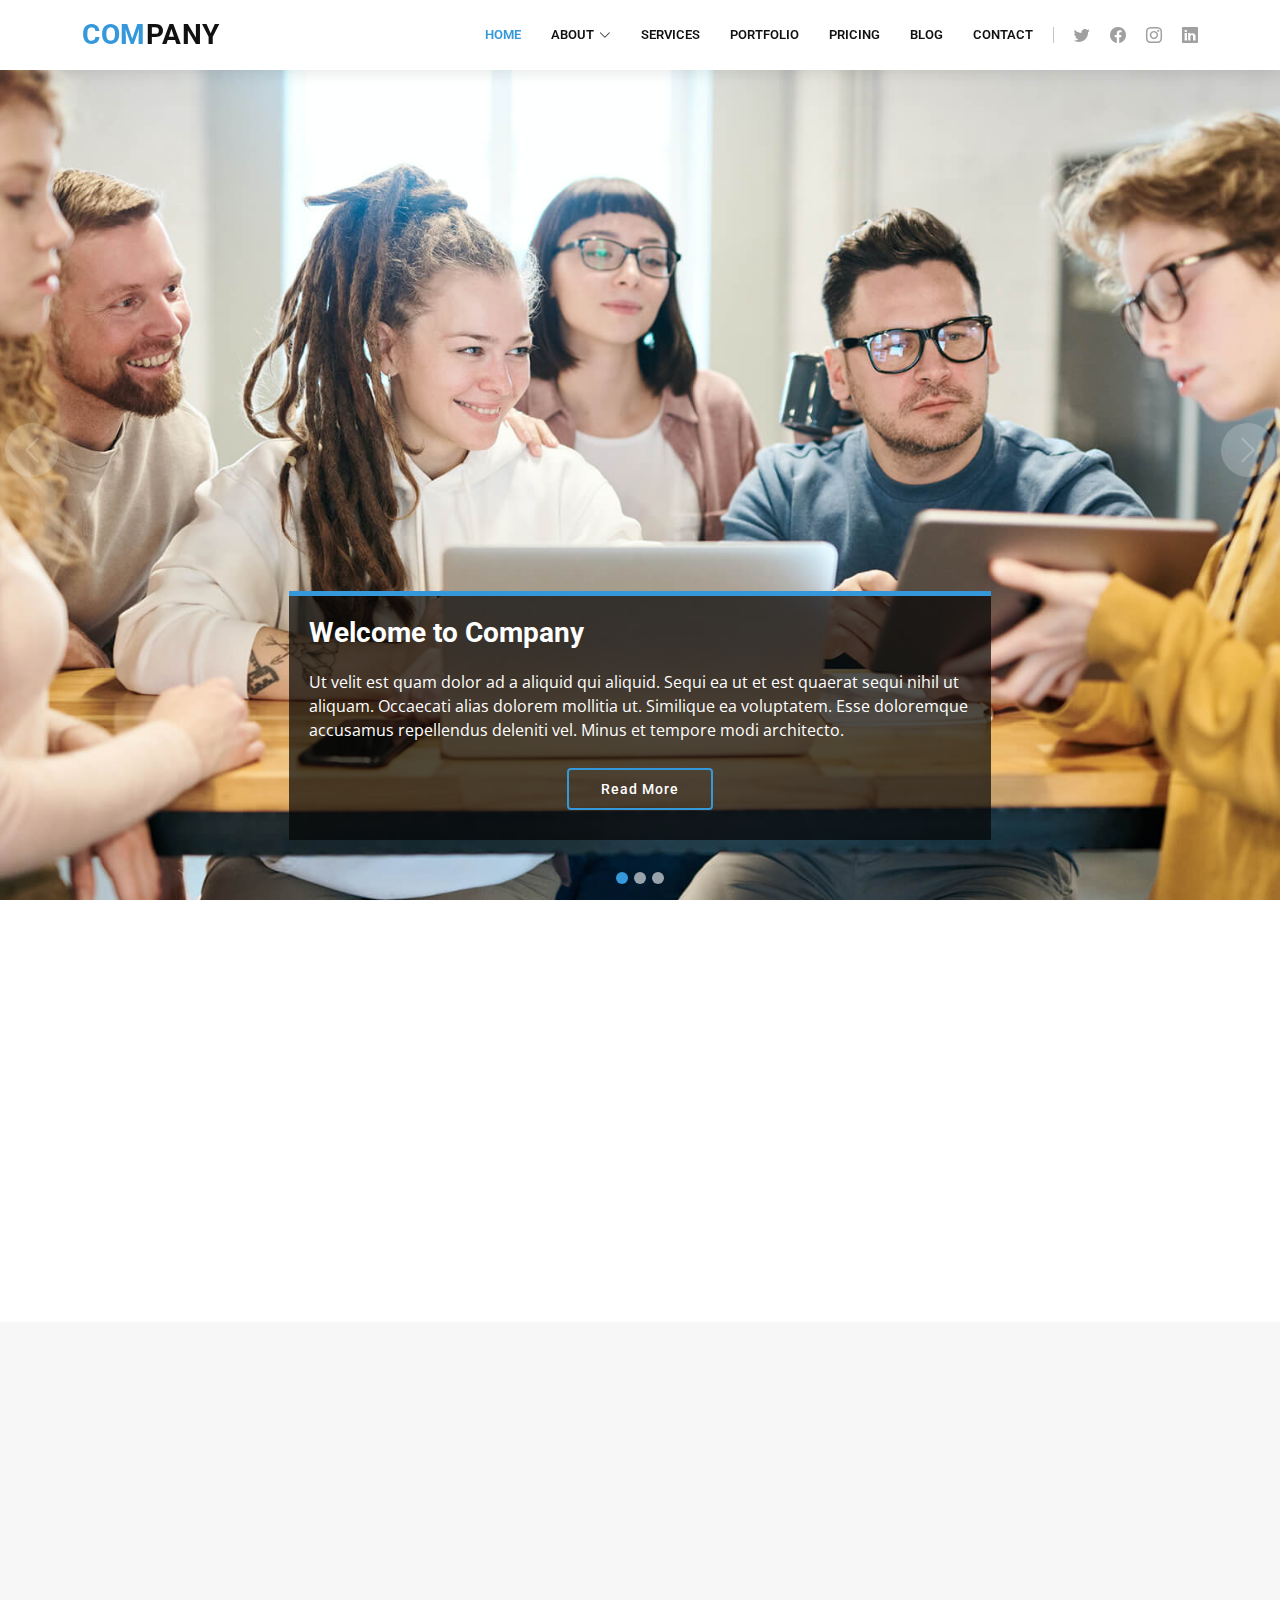
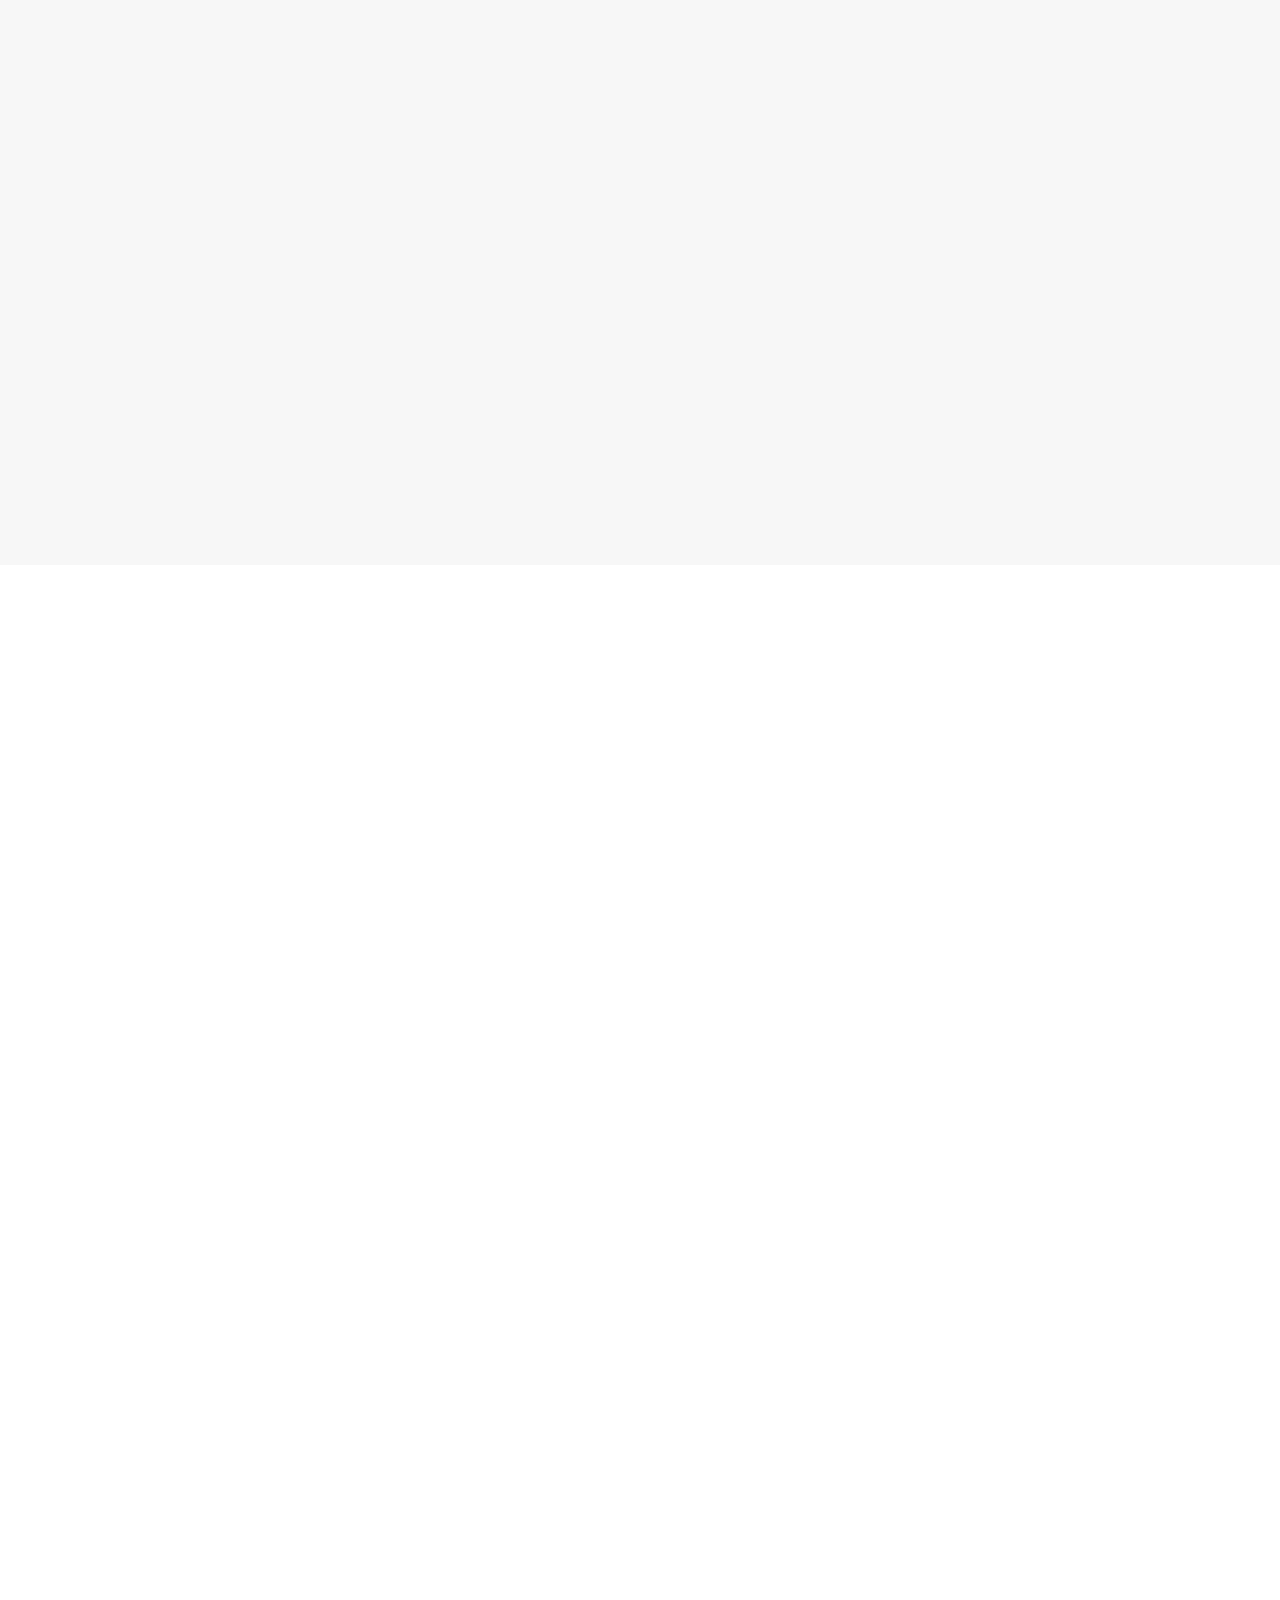
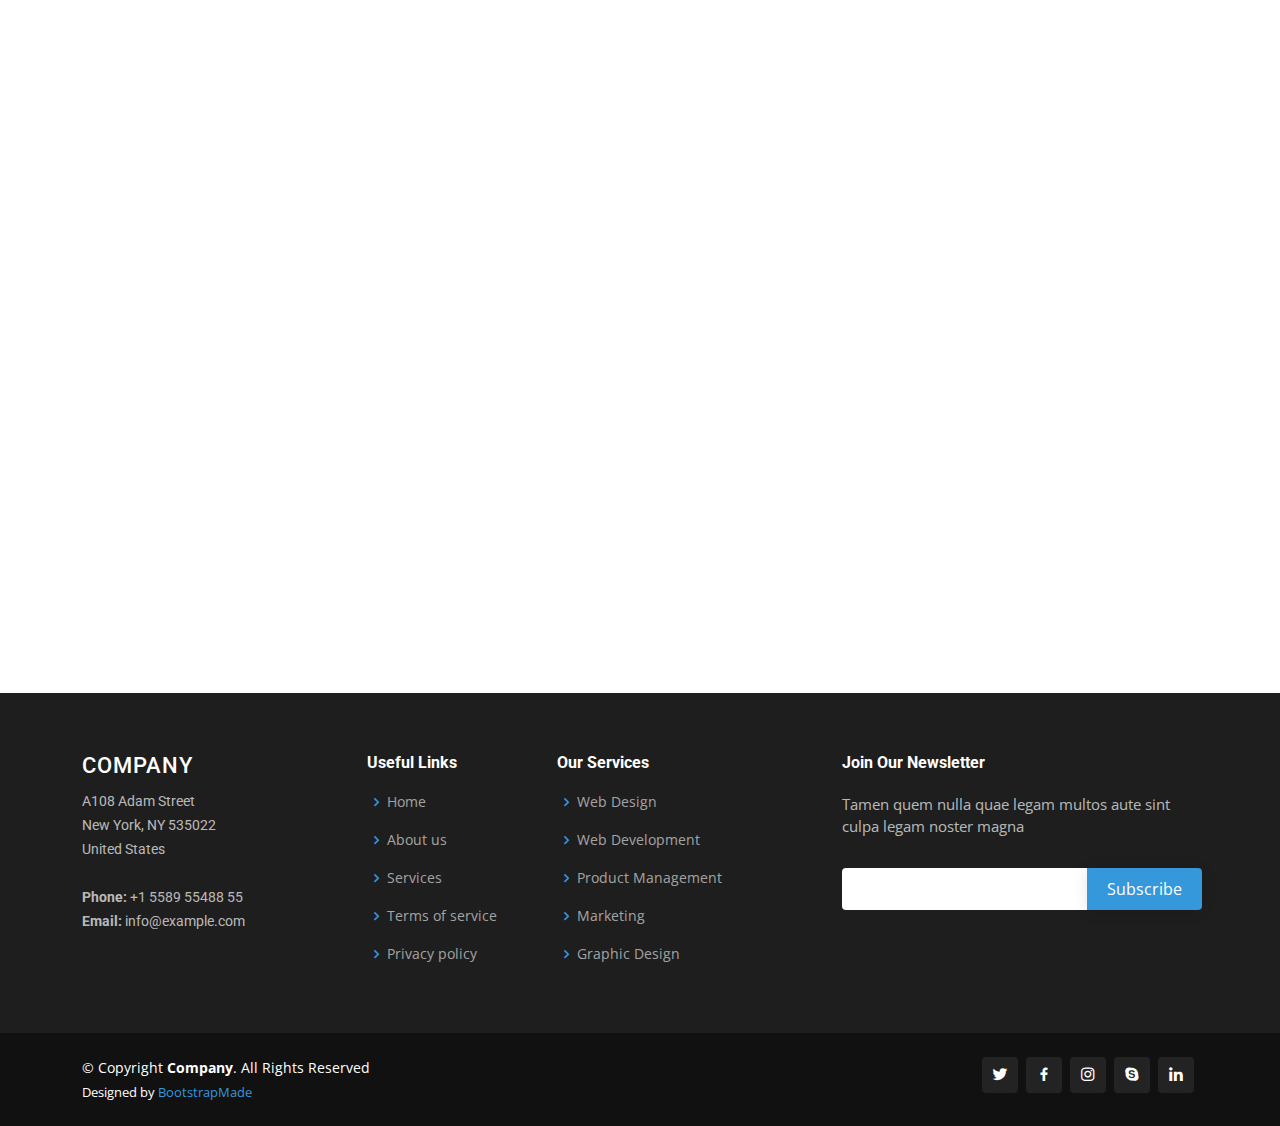
<file: index.html>
<!DOCTYPE html>
<html lang="en">

<head>
  <meta charset="utf-8">
  <meta content="width=device-width, initial-scale=1.0" name="viewport">

  <title>Company Bootstrap Template - Index</title>
  <meta content="" name="description">
  <meta content="" name="keywords">

  <!-- Favicons -->
  <link href="assets/img/favicon.png" rel="icon">
  <link href="assets/img/apple-touch-icon.png" rel="apple-touch-icon">

  <!-- Google Fonts -->
  <link href="https://fonts.googleapis.com/css?family=Open+Sans:300,300i,400,400i,600,600i,700,700i|Roboto:300,300i,400,400i,500,500i,600,600i,700,700i|Poppins:300,300i,400,400i,500,500i,600,600i,700,700i" rel="stylesheet">

  <!-- Vendor CSS Files -->
  <link href="assets/vendor/animate.css/animate.min.css" rel="stylesheet">
  <link href="assets/vendor/aos/aos.css" rel="stylesheet">
  <link href="assets/vendor/bootstrap/css/bootstrap.min.css" rel="stylesheet">
  <link href="assets/vendor/bootstrap-icons/bootstrap-icons.css" rel="stylesheet">
  <link href="assets/vendor/boxicons/css/boxicons.min.css" rel="stylesheet">
  <link href="assets/vendor/glightbox/css/glightbox.min.css" rel="stylesheet">
  <link href="assets/vendor/remixicon/remixicon.css" rel="stylesheet">
  <link href="assets/vendor/swiper/swiper-bundle.min.css" rel="stylesheet">

  <!-- Template Main CSS File -->
  <link href="assets/css/style.css" rel="stylesheet">
</head>

<body>

  <!-- ======= Header ======= -->
  <header id="header" class="fixed-top">
    <div class="container d-flex align-items-center">

      <h1 class="logo me-auto"><a href="index.html"><span>Com</span>pany</a></h1>
      <!-- Uncomment below if you prefer to use an image logo -->
      <!-- <a href="index.html" class="logo me-auto me-lg-0"><img src="assets/img/logo.png" alt="" class="img-fluid"></a>-->

      <nav id="navbar" class="navbar order-last order-lg-0">
        <ul>
          <li><a href="index.html" class="active">Home</a></li>

          <li class="dropdown"><a href="#"><span>About</span> <i class="bi bi-chevron-down"></i></a>
            <ul>
              <li><a href="about.html">About Us</a></li>
              <li><a href="team.html">Team</a></li>
              <li><a href="testimonials.html">Testimonials</a></li>
              <li class="dropdown"><a href="#"><span>Deep Drop Down</span> <i class="bi bi-chevron-right"></i></a>
                <ul>
                  <li><a href="#">Deep Drop Down 1</a></li>
                  <li><a href="#">Deep Drop Down 2</a></li>
                  <li><a href="#">Deep Drop Down 3</a></li>
                  <li><a href="#">Deep Drop Down 4</a></li>
                  <li><a href="#">Deep Drop Down 5</a></li>
                </ul>
              </li>
            </ul>
          </li>

          <li><a href="services.html">Services</a></li>
          <li><a href="portfolio.html">Portfolio</a></li>
          <li><a href="pricing.html">Pricing</a></li>
          <li><a href="blog.html">Blog</a></li>
          <li><a href="contact.html">Contact</a></li>

        </ul>
        <i class="bi bi-list mobile-nav-toggle"></i>
      </nav><!-- .navbar -->

      <div class="header-social-links d-flex">
        <a href="#" class="twitter"><i class="bu bi-twitter"></i></a>
        <a href="#" class="facebook"><i class="bu bi-facebook"></i></a>
        <a href="#" class="instagram"><i class="bu bi-instagram"></i></a>
        <a href="#" class="linkedin"><i class="bu bi-linkedin"></i></i></a>
      </div>

    </div>
  </header><!-- End Header -->

  <!-- ======= Hero Section ======= -->
  <section id="hero">
    <div id="heroCarousel" data-bs-interval="5000" class="carousel slide carousel-fade" data-bs-ride="carousel">

      <div class="carousel-inner" role="listbox">

        <!-- Slide 1 -->
        <div class="carousel-item active" style="background-image: url(assets/img/slide/slide-1.jpg);">
          <div class="carousel-container">
            <div class="carousel-content animate__animated animate__fadeInUp">
              <h2>Welcome to <span>Company</span></h2>
              <p>Ut velit est quam dolor ad a aliquid qui aliquid. Sequi ea ut et est quaerat sequi nihil ut aliquam. Occaecati alias dolorem mollitia ut. Similique ea voluptatem. Esse doloremque accusamus repellendus deleniti vel. Minus et tempore modi architecto.</p>
              <div class="text-center"><a href="" class="btn-get-started">Read More</a></div>
            </div>
          </div>
        </div>

        <!-- Slide 2 -->
        <div class="carousel-item" style="background-image: url(assets/img/slide/slide-2.jpg);">
          <div class="carousel-container">
            <div class="carousel-content animate__animated animate__fadeInUp">
              <h2>Lorem Ipsum Dolor</h2>
              <p>Ut velit est quam dolor ad a aliquid qui aliquid. Sequi ea ut et est quaerat sequi nihil ut aliquam. Occaecati alias dolorem mollitia ut. Similique ea voluptatem. Esse doloremque accusamus repellendus deleniti vel. Minus et tempore modi architecto.</p>
              <div class="text-center"><a href="" class="btn-get-started">Read More</a></div>
            </div>
          </div>
        </div>

        <!-- Slide 3 -->
        <div class="carousel-item" style="background-image: url(assets/img/slide/slide-3.jpg);">
          <div class="carousel-container">
            <div class="carousel-content animate__animated animate__fadeInUp">
              <h2>Sequi ea ut et est quaerat</h2>
              <p>Ut velit est quam dolor ad a aliquid qui aliquid. Sequi ea ut et est quaerat sequi nihil ut aliquam. Occaecati alias dolorem mollitia ut. Similique ea voluptatem. Esse doloremque accusamus repellendus deleniti vel. Minus et tempore modi architecto.</p>
              <div class="text-center"><a href="" class="btn-get-started">Read More</a></div>
            </div>
          </div>
        </div>

      </div>

      <a class="carousel-control-prev" href="#heroCarousel" role="button" data-bs-slide="prev">
        <span class="carousel-control-prev-icon bi bi-chevron-left" aria-hidden="true"></span>
      </a>

      <a class="carousel-control-next" href="#heroCarousel" role="button" data-bs-slide="next">
        <span class="carousel-control-next-icon bi bi-chevron-right" aria-hidden="true"></span>
      </a>

      <ol class="carousel-indicators" id="hero-carousel-indicators"></ol>

    </div>
  </section><!-- End Hero -->

  <main id="main">

    <!-- ======= About Us Section ======= -->
    <section id="about-us" class="about-us">
      <div class="container" data-aos="fade-up">

        <div class="row content">
          <div class="col-lg-6" data-aos="fade-right">
            <h2>Eum ipsam laborum deleniti velitena</h2>
            <h3>Voluptatem dignissimos provident quasi corporis voluptates sit assum perenda sruen jonee trave</h3>
          </div>
          <div class="col-lg-6 pt-4 pt-lg-0" data-aos="fade-left">
            <p>
              Ullamco laboris nisi ut aliquip ex ea commodo consequat. Duis aute irure dolor in reprehenderit in voluptate
              velit esse cillum dolore eu fugiat nulla pariatur. Excepteur sint occaecat cupidatat non proident, sunt in
              culpa qui officia deserunt mollit anim id est laborum
            </p>
            <ul>
              <li><i class="ri-check-double-line"></i> Ullamco laboris nisi ut aliquip ex ea commodo consequa</li>
              <li><i class="ri-check-double-line"></i> Duis aute irure dolor in reprehenderit in voluptate velit</li>
              <li><i class="ri-check-double-line"></i> Ullamco laboris nisi ut aliquip ex ea commodo consequat. Duis aute irure dolor in reprehenderit in</li>
            </ul>
            <p class="fst-italic">
              Lorem ipsum dolor sit amet, consectetur adipiscing elit, sed do eiusmod tempor incididunt ut labore et dolore
              magna aliqua.
            </p>
          </div>
        </div>

      </div>
    </section><!-- End About Us Section -->

    <!-- ======= Services Section ======= -->
    <section id="services" class="services section-bg">
      <div class="container" data-aos="fade-up">

        <div class="row">
          <div class="col-lg-4 col-md-6 d-flex align-items-stretch" data-aos="zoom-in" data-aos-delay="100">
            <div class="icon-box iconbox-blue">
              <div class="icon">
                <svg width="100" height="100" viewBox="0 0 600 600" xmlns="http://www.w3.org/2000/svg">
                  <path stroke="none" stroke-width="0" fill="#f5f5f5" d="M300,521.0016835830174C376.1290562159157,517.8887921683347,466.0731472004068,529.7835943286574,510.70327084640275,468.03025145048787C554.3714126377745,407.6079735673963,508.03601936045806,328.9844924480964,491.2728898941984,256.3432110539036C474.5976632858925,184.082847569629,479.9380746630129,96.60480741107993,416.23090153303,58.64404602377083C348.86323505073057,18.502131276798302,261.93793281208167,40.57373210992963,193.5410806939664,78.93577620505333C130.42746243093433,114.334589627462,98.30271207620316,179.96522072025542,76.75703585869454,249.04625023123273C51.97151888228291,328.5150500222984,13.704378332031375,421.85034740162234,66.52175969318436,486.19268352777647C119.04800174914682,550.1803526380478,217.28368757567262,524.383925680826,300,521.0016835830174"></path>
                </svg>
                <i class="bx bxl-dribbble"></i>
              </div>
              <h4><a href="">Lorem Ipsum</a></h4>
              <p>Voluptatum deleniti atque corrupti quos dolores et quas molestias excepturi</p>
            </div>
          </div>

          <div class="col-lg-4 col-md-6 d-flex align-items-stretch mt-4 mt-md-0" data-aos="zoom-in" data-aos-delay="200">
            <div class="icon-box iconbox-orange ">
              <div class="icon">
                <svg width="100" height="100" viewBox="0 0 600 600" xmlns="http://www.w3.org/2000/svg">
                  <path stroke="none" stroke-width="0" fill="#f5f5f5" d="M300,582.0697525312426C382.5290701553225,586.8405444964366,449.9789794690241,525.3245884688669,502.5850820975895,461.55621195738473C556.606425686781,396.0723002908107,615.8543463187945,314.28637112970534,586.6730223649479,234.56875336149918C558.9533121215079,158.8439757836574,454.9685369536778,164.00468322053177,381.49747125262974,130.76875717737553C312.15926192815925,99.40240125094834,248.97055460311594,18.661163978235184,179.8680185752513,50.54337015887873C110.5421016452524,82.52863877960104,119.82277516462835,180.83849132639028,109.12597500060166,256.43424936330496C100.08760227029461,320.3096726198365,92.17705696193138,384.0621239912766,124.79988738764834,439.7174275375508C164.83382741302287,508.01625554203684,220.96474134820875,577.5009287672846,300,582.0697525312426"></path>
                </svg>
                <i class="bx bx-file"></i>
              </div>
              <h4><a href="">Sed Perspiciatis</a></h4>
              <p>Duis aute irure dolor in reprehenderit in voluptate velit esse cillum dolore</p>
            </div>
          </div>

          <div class="col-lg-4 col-md-6 d-flex align-items-stretch mt-4 mt-lg-0" data-aos="zoom-in" data-aos-delay="300">
            <div class="icon-box iconbox-pink">
              <div class="icon">
                <svg width="100" height="100" viewBox="0 0 600 600" xmlns="http://www.w3.org/2000/svg">
                  <path stroke="none" stroke-width="0" fill="#f5f5f5" d="M300,541.5067337569781C382.14930387511276,545.0595476570109,479.8736841581634,548.3450877840088,526.4010558755058,480.5488172755941C571.5218469581645,414.80211281144784,517.5187510058486,332.0715597781072,496.52539010469104,255.14436215662573C477.37192572678356,184.95920475031193,473.57363656557914,105.61284051026155,413.0603344069578,65.22779650032875C343.27470386102294,18.654635553484475,251.2091493199835,5.337323636656869,175.0934190732945,40.62881213300186C97.87086631185822,76.43348514350839,51.98124368387456,156.15599469081315,36.44837278890362,239.84606092416172C21.716077023791087,319.22268207091537,43.775223500013084,401.1760424656574,96.891909868211,461.97329694683043C147.22146801428983,519.5804099606455,223.5754009179313,538.201503339737,300,541.5067337569781"></path>
                </svg>
                <i class="bx bx-tachometer"></i>
              </div>
              <h4><a href="">Magni Dolores</a></h4>
              <p>Excepteur sint occaecat cupidatat non proident, sunt in culpa qui officia</p>
            </div>
          </div>

          <div class="col-lg-4 col-md-6 d-flex align-items-stretch mt-4" data-aos="zoom-in" data-aos-delay="100">
            <div class="icon-box iconbox-yellow">
              <div class="icon">
                <svg width="100" height="100" viewBox="0 0 600 600" xmlns="http://www.w3.org/2000/svg">
                  <path stroke="none" stroke-width="0" fill="#f5f5f5" d="M300,503.46388370962813C374.79870501325706,506.71871716319447,464.8034551963731,527.1746412648533,510.4981551193396,467.86667711651364C555.9287308511215,408.9015244558933,512.6030010748507,327.5744911775523,490.211057578863,256.5855673507754C471.097692560561,195.9906835881958,447.69079081568157,138.11976852964426,395.19560036434837,102.3242989838813C329.3053358748298,57.3949838291264,248.02791733380457,8.279543830951368,175.87071277845988,42.242879143198664C103.41431057327972,76.34704239035025,93.79494320519305,170.9812938413882,81.28167332365135,250.07896920659033C70.17666984294237,320.27484674793965,64.84698225790005,396.69656628748305,111.28512138212992,450.4950937839243C156.20124167950087,502.5303643271138,231.32542653798444,500.4755392045468,300,503.46388370962813"></path>
                </svg>
                <i class="bx bx-layer"></i>
              </div>
              <h4><a href="">Nemo Enim</a></h4>
              <p>At vero eos et accusamus et iusto odio dignissimos ducimus qui blanditiis</p>
            </div>
          </div>

          <div class="col-lg-4 col-md-6 d-flex align-items-stretch mt-4" data-aos="zoom-in" data-aos-delay="200">
            <div class="icon-box iconbox-red">
              <div class="icon">
                <svg width="100" height="100" viewBox="0 0 600 600" xmlns="http://www.w3.org/2000/svg">
                  <path stroke="none" stroke-width="0" fill="#f5f5f5" d="M300,532.3542879108572C369.38199826031484,532.3153073249985,429.10787420159085,491.63046689027357,474.5244479745417,439.17860296908856C522.8885846962883,383.3225815378663,569.1668002868075,314.3205725914397,550.7432151929288,242.7694973846089C532.6665558377875,172.5657663291529,456.2379748765914,142.6223662098291,390.3689995646985,112.34683881706744C326.66090330228417,83.06452184765237,258.84405631176094,53.51806209861945,193.32584062364296,78.48882559362697C121.61183558270385,105.82097193414197,62.805066853699245,167.19869350419734,48.57481801355237,242.6138429142374C34.843463184063346,315.3850353017275,76.69343916112496,383.4422959591041,125.22947124332185,439.3748458443577C170.7312796277747,491.8107796887764,230.57421082200815,532.3932930995766,300,532.3542879108572"></path>
                </svg>
                <i class="bx bx-slideshow"></i>
              </div>
              <h4><a href="">Dele Cardo</a></h4>
              <p>Quis consequatur saepe eligendi voluptatem consequatur dolor consequuntur</p>
            </div>
          </div>

          <div class="col-lg-4 col-md-6 d-flex align-items-stretch mt-4" data-aos="zoom-in" data-aos-delay="300">
            <div class="icon-box iconbox-teal">
              <div class="icon">
                <svg width="100" height="100" viewBox="0 0 600 600" xmlns="http://www.w3.org/2000/svg">
                  <path stroke="none" stroke-width="0" fill="#f5f5f5" d="M300,566.797414625762C385.7384707136149,576.1784315230908,478.7894351017131,552.8928747891023,531.9192734346935,484.94944893311C584.6109503024035,417.5663521118492,582.489472248146,322.67544863468447,553.9536738515405,242.03673114598146C529.1557734026468,171.96086150256528,465.24506316201064,127.66468636344209,395.9583748389544,100.7403814666027C334.2173773831606,76.7482773500951,269.4350130405921,84.62216499799875,207.1952322260088,107.2889140133804C132.92018162631612,134.33871894543012,41.79353780512637,160.00259165414826,22.644507872594943,236.69541883565114C3.319112789854554,314.0945973066697,72.72355303640163,379.243833228382,124.04198916343866,440.3218312028393C172.9286146004772,498.5055451809895,224.45579914871206,558.5317968840102,300,566.797414625762"></path>
                </svg>
                <i class="bx bx-arch"></i>
              </div>
              <h4><a href="">Divera Don</a></h4>
              <p>Modi nostrum vel laborum. Porro fugit error sit minus sapiente sit aspernatur</p>
            </div>
          </div>

        </div>

      </div>
    </section><!-- End Services Section -->

    <!-- ======= Portfolio Section ======= -->
    <section id="portfolio" class="portfolio">
      <div class="container">

        <div class="row" data-aos="fade-up">
          <div class="col-lg-12 d-flex justify-content-center">
            <ul id="portfolio-flters">
              <li data-filter="*" class="filter-active">All</li>
              <li data-filter=".filter-app">App</li>
              <li data-filter=".filter-card">Card</li>
              <li data-filter=".filter-web">Web</li>
            </ul>
          </div>
        </div>

        <div class="row portfolio-container" data-aos="fade-up">

          <div class="col-lg-4 col-md-6 portfolio-item filter-app">
            <img src="assets/img/portfolio/portfolio-1.jpg" class="img-fluid" alt="">
            <div class="portfolio-info">
              <h4>App 1</h4>
              <p>App</p>
              <a href="assets/img/portfolio/portfolio-1.jpg" data-gallery="portfolioGallery" class="portfolio-lightbox preview-link" title="App 1"><i class="bx bx-plus"></i></a>
              <a href="portfolio-details.html" class="details-link" title="More Details"><i class="bx bx-link"></i></a>
            </div>
          </div>

          <div class="col-lg-4 col-md-6 portfolio-item filter-web">
            <img src="assets/img/portfolio/portfolio-2.jpg" class="img-fluid" alt="">
            <div class="portfolio-info">
              <h4>Web 3</h4>
              <p>Web</p>
              <a href="assets/img/portfolio/portfolio-2.jpg" data-gallery="portfolioGallery" class="portfolio-lightbox preview-link" title="Web 3"><i class="bx bx-plus"></i></a>
              <a href="portfolio-details.html" class="details-link" title="More Details"><i class="bx bx-link"></i></a>
            </div>
          </div>

          <div class="col-lg-4 col-md-6 portfolio-item filter-app">
            <img src="assets/img/portfolio/portfolio-3.jpg" class="img-fluid" alt="">
            <div class="portfolio-info">
              <h4>App 2</h4>
              <p>App</p>
              <a href="assets/img/portfolio/portfolio-3.jpg" data-gallery="portfolioGallery" class="portfolio-lightbox preview-link" title="App 2"><i class="bx bx-plus"></i></a>
              <a href="portfolio-details.html" class="details-link" title="More Details"><i class="bx bx-link"></i></a>
            </div>
          </div>

          <div class="col-lg-4 col-md-6 portfolio-item filter-card">
            <img src="assets/img/portfolio/portfolio-4.jpg" class="img-fluid" alt="">
            <div class="portfolio-info">
              <h4>Card 2</h4>
              <p>Card</p>
              <a href="assets/img/portfolio/portfolio-4.jpg" data-gallery="portfolioGallery" class="portfolio-lightbox preview-link" title="Card 2"><i class="bx bx-plus"></i></a>
              <a href="portfolio-details.html" class="details-link" title="More Details"><i class="bx bx-link"></i></a>
            </div>
          </div>

          <div class="col-lg-4 col-md-6 portfolio-item filter-web">
            <img src="assets/img/portfolio/portfolio-5.jpg" class="img-fluid" alt="">
            <div class="portfolio-info">
              <h4>Web 2</h4>
              <p>Web</p>
              <a href="assets/img/portfolio/portfolio-5.jpg" data-gallery="portfolioGallery" class="portfolio-lightbox preview-link" title="Web 2"><i class="bx bx-plus"></i></a>
              <a href="portfolio-details.html" class="details-link" title="More Details"><i class="bx bx-link"></i></a>
            </div>
          </div>

          <div class="col-lg-4 col-md-6 portfolio-item filter-app">
            <img src="assets/img/portfolio/portfolio-6.jpg" class="img-fluid" alt="">
            <div class="portfolio-info">
              <h4>App 3</h4>
              <p>App</p>
              <a href="assets/img/portfolio/portfolio-6.jpg" data-gallery="portfolioGallery" class="portfolio-lightbox preview-link" title="App 3"><i class="bx bx-plus"></i></a>
              <a href="portfolio-details.html" class="details-link" title="More Details"><i class="bx bx-link"></i></a>
            </div>
          </div>

          <div class="col-lg-4 col-md-6 portfolio-item filter-card">
            <img src="assets/img/portfolio/portfolio-7.jpg" class="img-fluid" alt="">
            <div class="portfolio-info">
              <h4>Card 1</h4>
              <p>Card</p>
              <a href="assets/img/portfolio/portfolio-7.jpg" data-gallery="portfolioGallery" class="portfolio-lightbox preview-link" title="Card 1"><i class="bx bx-plus"></i></a>
              <a href="portfolio-details.html" class="details-link" title="More Details"><i class="bx bx-link"></i></a>
            </div>
          </div>

          <div class="col-lg-4 col-md-6 portfolio-item filter-card">
            <img src="assets/img/portfolio/portfolio-8.jpg" class="img-fluid" alt="">
            <div class="portfolio-info">
              <h4>Card 3</h4>
              <p>Card</p>
              <a href="assets/img/portfolio/portfolio-8.jpg" data-gallery="portfolioGallery" class="portfolio-lightbox preview-link" title="Card 3"><i class="bx bx-plus"></i></a>
              <a href="portfolio-details.html" class="details-link" title="More Details"><i class="bx bx-link"></i></a>
            </div>
          </div>

          <div class="col-lg-4 col-md-6 portfolio-item filter-web">
            <img src="assets/img/portfolio/portfolio-9.jpg" class="img-fluid" alt="">
            <div class="portfolio-info">
              <h4>Web 3</h4>
              <p>Web</p>
              <a href="assets/img/portfolio/portfolio-9.jpg" data-gallery="portfolioGallery" class="portfolio-lightbox preview-link" title="Web 3"><i class="bx bx-plus"></i></a>
              <a href="portfolio-details.html" class="details-link" title="More Details"><i class="bx bx-link"></i></a>
            </div>
          </div>

        </div>

      </div>
    </section><!-- End Portfolio Section -->

    <!-- ======= Our Clients Section ======= -->
    <section id="clients" class="clients">
      <div class="container" data-aos="fade-up">

        <div class="section-title">
          <h2>Clients</h2>
        </div>

        <div class="row no-gutters clients-wrap clearfix" data-aos="fade-up">

          <div class="col-lg-3 col-md-4 col-6">
            <div class="client-logo">
              <img src="assets/img/clients/client-1.png" class="img-fluid" alt="">
            </div>
          </div>

          <div class="col-lg-3 col-md-4 col-6">
            <div class="client-logo">
              <img src="assets/img/clients/client-2.png" class="img-fluid" alt="">
            </div>
          </div>

          <div class="col-lg-3 col-md-4 col-6">
            <div class="client-logo">
              <img src="assets/img/clients/client-3.png" class="img-fluid" alt="">
            </div>
          </div>

          <div class="col-lg-3 col-md-4 col-6">
            <div class="client-logo">
              <img src="assets/img/clients/client-4.png" class="img-fluid" alt="">
            </div>
          </div>

          <div class="col-lg-3 col-md-4 col-6">
            <div class="client-logo">
              <img src="assets/img/clients/client-5.png" class="img-fluid" alt="">
            </div>
          </div>

          <div class="col-lg-3 col-md-4 col-6">
            <div class="client-logo">
              <img src="assets/img/clients/client-6.png" class="img-fluid" alt="">
            </div>
          </div>

          <div class="col-lg-3 col-md-4 col-6">
            <div class="client-logo">
              <img src="assets/img/clients/client-7.png" class="img-fluid" alt="">
            </div>
          </div>

          <div class="col-lg-3 col-md-4 col-6">
            <div class="client-logo">
              <img src="assets/img/clients/client-8.png" class="img-fluid" alt="">
            </div>
          </div>

        </div>

      </div>
    </section><!-- End Our Clients Section -->

  </main><!-- End #main -->

  <!-- ======= Footer ======= -->
  <footer id="footer">

    <div class="footer-top">
      <div class="container">
        <div class="row">

          <div class="col-lg-3 col-md-6 footer-contact">
            <h3>Company</h3>
            <p>
              A108 Adam Street <br>
              New York, NY 535022<br>
              United States <br><br>
              <strong>Phone:</strong> +1 5589 55488 55<br>
              <strong>Email:</strong> info@example.com<br>
            </p>
          </div>

          <div class="col-lg-2 col-md-6 footer-links">
            <h4>Useful Links</h4>
            <ul>
              <li><i class="bx bx-chevron-right"></i> <a href="#">Home</a></li>
              <li><i class="bx bx-chevron-right"></i> <a href="#">About us</a></li>
              <li><i class="bx bx-chevron-right"></i> <a href="#">Services</a></li>
              <li><i class="bx bx-chevron-right"></i> <a href="#">Terms of service</a></li>
              <li><i class="bx bx-chevron-right"></i> <a href="#">Privacy policy</a></li>
            </ul>
          </div>

          <div class="col-lg-3 col-md-6 footer-links">
            <h4>Our Services</h4>
            <ul>
              <li><i class="bx bx-chevron-right"></i> <a href="#">Web Design</a></li>
              <li><i class="bx bx-chevron-right"></i> <a href="#">Web Development</a></li>
              <li><i class="bx bx-chevron-right"></i> <a href="#">Product Management</a></li>
              <li><i class="bx bx-chevron-right"></i> <a href="#">Marketing</a></li>
              <li><i class="bx bx-chevron-right"></i> <a href="#">Graphic Design</a></li>
            </ul>
          </div>

          <div class="col-lg-4 col-md-6 footer-newsletter">
            <h4>Join Our Newsletter</h4>
            <p>Tamen quem nulla quae legam multos aute sint culpa legam noster magna</p>
            <form action="" method="post">
              <input type="email" name="email"><input type="submit" value="Subscribe">
            </form>
          </div>

        </div>
      </div>
    </div>

    <div class="container d-md-flex py-4">

      <div class="me-md-auto text-center text-md-start">
        <div class="copyright">
          &copy; Copyright <strong><span>Company</span></strong>. All Rights Reserved
        </div>
        <div class="credits">
          <!-- All the links in the footer should remain intact. -->
          <!-- You can delete the links only if you purchased the pro version. -->
          <!-- Licensing information: https://bootstrapmade.com/license/ -->
          <!-- Purchase the pro version with working PHP/AJAX contact form: https://bootstrapmade.com/company-free-html-bootstrap-template/ -->
          Designed by <a href="https://bootstrapmade.com/">BootstrapMade</a>
        </div>
      </div>
      <div class="social-links text-center text-md-right pt-3 pt-md-0">
        <a href="#" class="twitter"><i class="bx bxl-twitter"></i></a>
        <a href="#" class="facebook"><i class="bx bxl-facebook"></i></a>
        <a href="#" class="instagram"><i class="bx bxl-instagram"></i></a>
        <a href="#" class="google-plus"><i class="bx bxl-skype"></i></a>
        <a href="#" class="linkedin"><i class="bx bxl-linkedin"></i></a>
      </div>
    </div>
  </footer><!-- End Footer -->

  <a href="#" class="back-to-top d-flex align-items-center justify-content-center"><i class="bi bi-arrow-up-short"></i></a>

  <!-- Vendor JS Files -->
  <script src="assets/vendor/aos/aos.js"></script>
  <script src="assets/vendor/bootstrap/js/bootstrap.bundle.min.js"></script>
  <script src="assets/vendor/glightbox/js/glightbox.min.js"></script>
  <script src="assets/vendor/isotope-layout/isotope.pkgd.min.js"></script>
  <script src="assets/vendor/swiper/swiper-bundle.min.js"></script>
  <script src="assets/vendor/waypoints/noframework.waypoints.js"></script>
  <script src="assets/vendor/php-email-form/validate.js"></script>

  <!-- Template Main JS File -->
  <script src="assets/js/main.js"></script>

</body>

</html>
</file>
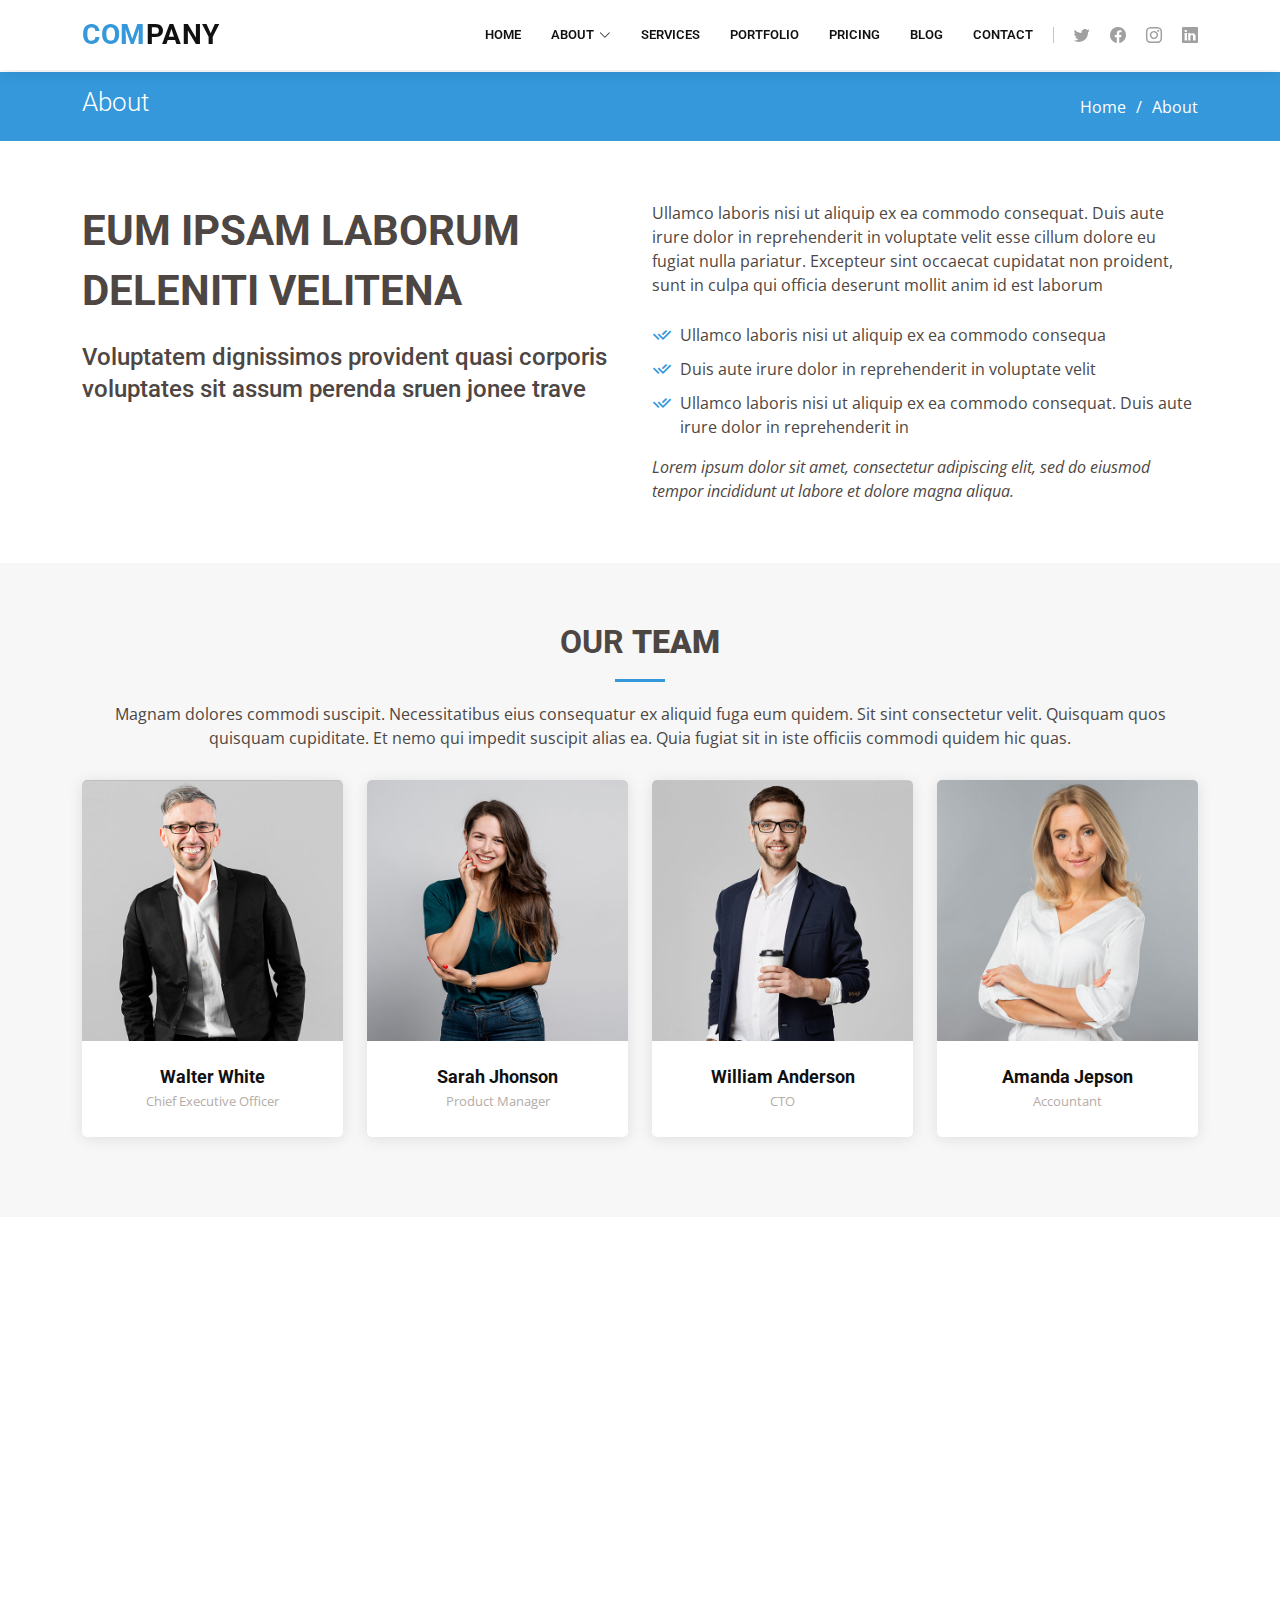
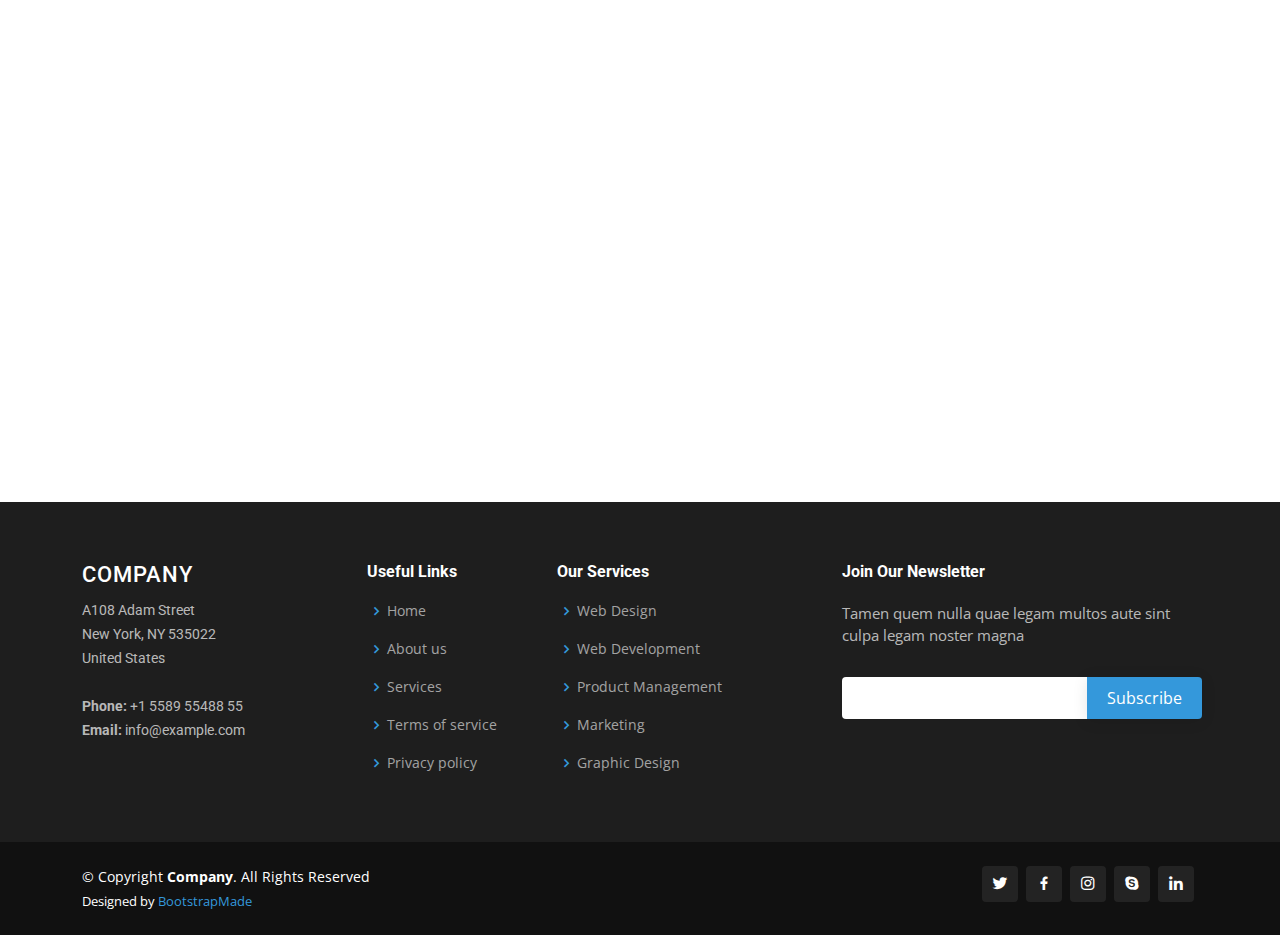
<file: about.html>
<!DOCTYPE html>
<html lang="en">

<head>
  <meta charset="utf-8">
  <meta content="width=device-width, initial-scale=1.0" name="viewport">

  <title>About - Company Bootstrap Template</title>
  <meta content="" name="description">
  <meta content="" name="keywords">

  <!-- Favicons -->
  <link href="assets/img/favicon.png" rel="icon">
  <link href="assets/img/apple-touch-icon.png" rel="apple-touch-icon">

  <!-- Google Fonts -->
  <link href="https://fonts.googleapis.com/css?family=Open+Sans:300,300i,400,400i,600,600i,700,700i|Roboto:300,300i,400,400i,500,500i,600,600i,700,700i|Poppins:300,300i,400,400i,500,500i,600,600i,700,700i" rel="stylesheet">

  <!-- Vendor CSS Files -->
  <link href="assets/vendor/animate.css/animate.min.css" rel="stylesheet">
  <link href="assets/vendor/aos/aos.css" rel="stylesheet">
  <link href="assets/vendor/bootstrap/css/bootstrap.min.css" rel="stylesheet">
  <link href="assets/vendor/bootstrap-icons/bootstrap-icons.css" rel="stylesheet">
  <link href="assets/vendor/boxicons/css/boxicons.min.css" rel="stylesheet">
  <link href="assets/vendor/glightbox/css/glightbox.min.css" rel="stylesheet">
  <link href="assets/vendor/remixicon/remixicon.css" rel="stylesheet">
  <link href="assets/vendor/swiper/swiper-bundle.min.css" rel="stylesheet">

  <!-- Template Main CSS File -->
  <link href="assets/css/style.css" rel="stylesheet">

  <!-- =======================================================
  * Template Name: Company
  * Template URL: https://bootstrapmade.com/company-free-html-bootstrap-template/
  * Updated: Mar 17 2024 with Bootstrap v5.3.3
  * Author: BootstrapMade.com
  * License: https://bootstrapmade.com/license/
  ======================================================== -->
</head>

<body>

  <!-- ======= Header ======= -->
  <header id="header" class="fixed-top">
    <div class="container d-flex align-items-center">

      <h1 class="logo me-auto"><a href="index.html"><span>Com</span>pany</a></h1>
      <!-- Uncomment below if you prefer to use an image logo -->
      <!-- <a href="index.html" class="logo me-auto me-lg-0"><img src="assets/img/logo.png" alt="" class="img-fluid"></a>-->

      <nav id="navbar" class="navbar order-last order-lg-0">
        <ul>
          <li><a href="index.html">Home</a></li>

          <li class="dropdown"><a href="#"><span>About</span> <i class="bi bi-chevron-down"></i></a>
            <ul>
              <li><a href="about.html" class="active">About Us</a></li>
              <li><a href="team.html">Team</a></li>
              <li><a href="testimonials.html">Testimonials</a></li>
              <li class="dropdown"><a href="#"><span>Deep Drop Down</span> <i class="bi bi-chevron-right"></i></a>
                <ul>
                  <li><a href="#">Deep Drop Down 1</a></li>
                  <li><a href="#">Deep Drop Down 2</a></li>
                  <li><a href="#">Deep Drop Down 3</a></li>
                  <li><a href="#">Deep Drop Down 4</a></li>
                  <li><a href="#">Deep Drop Down 5</a></li>
                </ul>
              </li>
            </ul>
          </li>

          <li><a href="services.html">Services</a></li>
          <li><a href="portfolio.html">Portfolio</a></li>
          <li><a href="pricing.html">Pricing</a></li>
          <li><a href="blog.html">Blog</a></li>
          <li><a href="contact.html">Contact</a></li>

        </ul>
        <i class="bi bi-list mobile-nav-toggle"></i>
      </nav><!-- .navbar -->

      <div class="header-social-links d-flex">
        <a href="#" class="twitter"><i class="bu bi-twitter"></i></a>
        <a href="#" class="facebook"><i class="bu bi-facebook"></i></a>
        <a href="#" class="instagram"><i class="bu bi-instagram"></i></a>
        <a href="#" class="linkedin"><i class="bu bi-linkedin"></i></i></a>
      </div>

    </div>
  </header><!-- End Header -->

  <main id="main">

    <!-- ======= Breadcrumbs ======= -->
    <section id="breadcrumbs" class="breadcrumbs">
      <div class="container">

        <div class="d-flex justify-content-between align-items-center">
          <h2>About</h2>
          <ol>
            <li><a href="index.html">Home</a></li>
            <li>About</li>
          </ol>
        </div>

      </div>
    </section><!-- End Breadcrumbs -->

    <!-- ======= About Us Section ======= -->
    <section id="about-us" class="about-us">
      <div class="container" data-aos="fade-up">

        <div class="row content">
          <div class="col-lg-6" data-aos="fade-right">
            <h2>Eum ipsam laborum deleniti velitena</h2>
            <h3>Voluptatem dignissimos provident quasi corporis voluptates sit assum perenda sruen jonee trave</h3>
          </div>
          <div class="col-lg-6 pt-4 pt-lg-0" data-aos="fade-left">
            <p>
              Ullamco laboris nisi ut aliquip ex ea commodo consequat. Duis aute irure dolor in reprehenderit in voluptate
              velit esse cillum dolore eu fugiat nulla pariatur. Excepteur sint occaecat cupidatat non proident, sunt in
              culpa qui officia deserunt mollit anim id est laborum
            </p>
            <ul>
              <li><i class="ri-check-double-line"></i> Ullamco laboris nisi ut aliquip ex ea commodo consequa</li>
              <li><i class="ri-check-double-line"></i> Duis aute irure dolor in reprehenderit in voluptate velit</li>
              <li><i class="ri-check-double-line"></i> Ullamco laboris nisi ut aliquip ex ea commodo consequat. Duis aute irure dolor in reprehenderit in</li>
            </ul>
            <p class="fst-italic">
              Lorem ipsum dolor sit amet, consectetur adipiscing elit, sed do eiusmod tempor incididunt ut labore et dolore
              magna aliqua.
            </p>
          </div>
        </div>

      </div>
    </section><!-- End About Us Section -->

    <!-- ======= Our Team Section ======= -->
    <section id="team" class="team section-bg">
      <div class="container">

        <div class="section-title" data-aos="fade-up">
          <h2>Our <strong>Team</strong></h2>
          <p>Magnam dolores commodi suscipit. Necessitatibus eius consequatur ex aliquid fuga eum quidem. Sit sint consectetur velit. Quisquam quos quisquam cupiditate. Et nemo qui impedit suscipit alias ea. Quia fugiat sit in iste officiis commodi quidem hic quas.</p>
        </div>

        <div class="row">

          <div class="col-lg-3 col-md-6 d-flex align-items-stretch">
            <div class="member" data-aos="fade-up">
              <div class="member-img">
                <img src="assets/img/team/team-1.jpg" class="img-fluid" alt="">
                <div class="social">
                  <a href=""><i class="bi bi-twitter"></i></a>
                  <a href=""><i class="bi bi-facebook"></i></a>
                  <a href=""><i class="bi bi-instagram"></i></a>
                  <a href=""><i class="bi bi-linkedin"></i></a>
                </div>
              </div>
              <div class="member-info">
                <h4>Walter White</h4>
                <span>Chief Executive Officer</span>
              </div>
            </div>
          </div>

          <div class="col-lg-3 col-md-6 d-flex align-items-stretch">
            <div class="member" data-aos="fade-up" data-aos-delay="100">
              <div class="member-img">
                <img src="assets/img/team/team-2.jpg" class="img-fluid" alt="">
                <div class="social">
                  <a href=""><i class="bi bi-twitter"></i></a>
                  <a href=""><i class="bi bi-facebook"></i></a>
                  <a href=""><i class="bi bi-instagram"></i></a>
                  <a href=""><i class="bi bi-linkedin"></i></a>
                </div>
              </div>
              <div class="member-info">
                <h4>Sarah Jhonson</h4>
                <span>Product Manager</span>
              </div>
            </div>
          </div>

          <div class="col-lg-3 col-md-6 d-flex align-items-stretch">
            <div class="member" data-aos="fade-up" data-aos-delay="200">
              <div class="member-img">
                <img src="assets/img/team/team-3.jpg" class="img-fluid" alt="">
                <div class="social">
                  <a href=""><i class="bi bi-twitter"></i></a>
                  <a href=""><i class="bi bi-facebook"></i></a>
                  <a href=""><i class="bi bi-instagram"></i></a>
                  <a href=""><i class="bi bi-linkedin"></i></a>
                </div>
              </div>
              <div class="member-info">
                <h4>William Anderson</h4>
                <span>CTO</span>
              </div>
            </div>
          </div>

          <div class="col-lg-3 col-md-6 d-flex align-items-stretch">
            <div class="member" data-aos="fade-up" data-aos-delay="300">
              <div class="member-img">
                <img src="assets/img/team/team-4.jpg" class="img-fluid" alt="">
                <div class="social">
                  <a href=""><i class="bi bi-twitter"></i></a>
                  <a href=""><i class="bi bi-facebook"></i></a>
                  <a href=""><i class="bi bi-instagram"></i></a>
                  <a href=""><i class="bi bi-linkedin"></i></a>
                </div>
              </div>
              <div class="member-info">
                <h4>Amanda Jepson</h4>
                <span>Accountant</span>
              </div>
            </div>
          </div>

        </div>

      </div>
    </section><!-- End Our Team Section -->

    <!-- ======= Our Skills Section ======= -->
    <section id="skills" class="skills">
      <div class="container">

        <div class="section-title" data-aos="fade-up">
          <h2>Our <strong>Skills</strong></h2>
          <p>Magnam dolores commodi suscipit. Necessitatibus eius consequatur ex aliquid fuga eum quidem. Sit sint consectetur velit. Quisquam quos quisquam cupiditate. Et nemo qui impedit suscipit alias ea. Quia fugiat sit in iste officiis commodi quidem hic quas.</p>
        </div>

        <div class="row skills-content">

          <div class="col-lg-6" data-aos="fade-up">

            <div class="progress">
              <span class="skill">HTML <i class="val">100%</i></span>
              <div class="progress-bar-wrap">
                <div class="progress-bar" role="progressbar" aria-valuenow="100" aria-valuemin="0" aria-valuemax="100"></div>
              </div>
            </div>

            <div class="progress">
              <span class="skill">CSS <i class="val">90%</i></span>
              <div class="progress-bar-wrap">
                <div class="progress-bar" role="progressbar" aria-valuenow="90" aria-valuemin="0" aria-valuemax="100"></div>
              </div>
            </div>

            <div class="progress">
              <span class="skill">JavaScript <i class="val">75%</i></span>
              <div class="progress-bar-wrap">
                <div class="progress-bar" role="progressbar" aria-valuenow="75" aria-valuemin="0" aria-valuemax="100"></div>
              </div>
            </div>

          </div>

          <div class="col-lg-6" data-aos="fade-up" data-aos-delay="100">

            <div class="progress">
              <span class="skill">PHP <i class="val">80%</i></span>
              <div class="progress-bar-wrap">
                <div class="progress-bar" role="progressbar" aria-valuenow="80" aria-valuemin="0" aria-valuemax="100"></div>
              </div>
            </div>

            <div class="progress">
              <span class="skill">WordPress/CMS <i class="val">90%</i></span>
              <div class="progress-bar-wrap">
                <div class="progress-bar" role="progressbar" aria-valuenow="90" aria-valuemin="0" aria-valuemax="100"></div>
              </div>
            </div>

            <div class="progress">
              <span class="skill">Photoshop <i class="val">55%</i></span>
              <div class="progress-bar-wrap">
                <div class="progress-bar" role="progressbar" aria-valuenow="55" aria-valuemin="0" aria-valuemax="100"></div>
              </div>
            </div>

          </div>

        </div>

      </div>
    </section><!-- End Our Skills Section -->

    <!-- ======= Our Clients Section ======= -->
    <section id="clients" class="clients">
      <div class="container" data-aos="fade-up">

        <div class="section-title">
          <h2>Clients</h2>
        </div>

        <div class="row no-gutters clients-wrap clearfix" data-aos="fade-up">

          <div class="col-lg-3 col-md-4 col-6">
            <div class="client-logo">
              <img src="assets/img/clients/client-1.png" class="img-fluid" alt="">
            </div>
          </div>

          <div class="col-lg-3 col-md-4 col-6">
            <div class="client-logo">
              <img src="assets/img/clients/client-2.png" class="img-fluid" alt="">
            </div>
          </div>

          <div class="col-lg-3 col-md-4 col-6">
            <div class="client-logo">
              <img src="assets/img/clients/client-3.png" class="img-fluid" alt="">
            </div>
          </div>

          <div class="col-lg-3 col-md-4 col-6">
            <div class="client-logo">
              <img src="assets/img/clients/client-4.png" class="img-fluid" alt="">
            </div>
          </div>

          <div class="col-lg-3 col-md-4 col-6">
            <div class="client-logo">
              <img src="assets/img/clients/client-5.png" class="img-fluid" alt="">
            </div>
          </div>

          <div class="col-lg-3 col-md-4 col-6">
            <div class="client-logo">
              <img src="assets/img/clients/client-6.png" class="img-fluid" alt="">
            </div>
          </div>

          <div class="col-lg-3 col-md-4 col-6">
            <div class="client-logo">
              <img src="assets/img/clients/client-7.png" class="img-fluid" alt="">
            </div>
          </div>

          <div class="col-lg-3 col-md-4 col-6">
            <div class="client-logo">
              <img src="assets/img/clients/client-8.png" class="img-fluid" alt="">
            </div>
          </div>

        </div>

      </div>
    </section><!-- End Our Clients Section -->

  </main><!-- End #main -->

  <!-- ======= Footer ======= -->
  <footer id="footer">

    <div class="footer-top">
      <div class="container">
        <div class="row">

          <div class="col-lg-3 col-md-6 footer-contact">
            <h3>Company</h3>
            <p>
              A108 Adam Street <br>
              New York, NY 535022<br>
              United States <br><br>
              <strong>Phone:</strong> +1 5589 55488 55<br>
              <strong>Email:</strong> info@example.com<br>
            </p>
          </div>

          <div class="col-lg-2 col-md-6 footer-links">
            <h4>Useful Links</h4>
            <ul>
              <li><i class="bx bx-chevron-right"></i> <a href="#">Home</a></li>
              <li><i class="bx bx-chevron-right"></i> <a href="#">About us</a></li>
              <li><i class="bx bx-chevron-right"></i> <a href="#">Services</a></li>
              <li><i class="bx bx-chevron-right"></i> <a href="#">Terms of service</a></li>
              <li><i class="bx bx-chevron-right"></i> <a href="#">Privacy policy</a></li>
            </ul>
          </div>

          <div class="col-lg-3 col-md-6 footer-links">
            <h4>Our Services</h4>
            <ul>
              <li><i class="bx bx-chevron-right"></i> <a href="#">Web Design</a></li>
              <li><i class="bx bx-chevron-right"></i> <a href="#">Web Development</a></li>
              <li><i class="bx bx-chevron-right"></i> <a href="#">Product Management</a></li>
              <li><i class="bx bx-chevron-right"></i> <a href="#">Marketing</a></li>
              <li><i class="bx bx-chevron-right"></i> <a href="#">Graphic Design</a></li>
            </ul>
          </div>

          <div class="col-lg-4 col-md-6 footer-newsletter">
            <h4>Join Our Newsletter</h4>
            <p>Tamen quem nulla quae legam multos aute sint culpa legam noster magna</p>
            <form action="" method="post">
              <input type="email" name="email"><input type="submit" value="Subscribe">
            </form>
          </div>

        </div>
      </div>
    </div>

    <div class="container d-md-flex py-4">

      <div class="me-md-auto text-center text-md-start">
        <div class="copyright">
          &copy; Copyright <strong><span>Company</span></strong>. All Rights Reserved
        </div>
        <div class="credits">
          <!-- All the links in the footer should remain intact. -->
          <!-- You can delete the links only if you purchased the pro version. -->
          <!-- Licensing information: https://bootstrapmade.com/license/ -->
          <!-- Purchase the pro version with working PHP/AJAX contact form: https://bootstrapmade.com/company-free-html-bootstrap-template/ -->
          Designed by <a href="https://bootstrapmade.com/">BootstrapMade</a>
        </div>
      </div>
      <div class="social-links text-center text-md-right pt-3 pt-md-0">
        <a href="#" class="twitter"><i class="bx bxl-twitter"></i></a>
        <a href="#" class="facebook"><i class="bx bxl-facebook"></i></a>
        <a href="#" class="instagram"><i class="bx bxl-instagram"></i></a>
        <a href="#" class="google-plus"><i class="bx bxl-skype"></i></a>
        <a href="#" class="linkedin"><i class="bx bxl-linkedin"></i></a>
      </div>
    </div>
  </footer><!-- End Footer -->

  <a href="#" class="back-to-top d-flex align-items-center justify-content-center"><i class="bi bi-arrow-up-short"></i></a>

  <!-- Vendor JS Files -->
  <script src="assets/vendor/aos/aos.js"></script>
  <script src="assets/vendor/bootstrap/js/bootstrap.bundle.min.js"></script>
  <script src="assets/vendor/glightbox/js/glightbox.min.js"></script>
  <script src="assets/vendor/isotope-layout/isotope.pkgd.min.js"></script>
  <script src="assets/vendor/swiper/swiper-bundle.min.js"></script>
  <script src="assets/vendor/waypoints/noframework.waypoints.js"></script>
  <script src="assets/vendor/php-email-form/validate.js"></script>

  <!-- Template Main JS File -->
  <script src="assets/js/main.js"></script>

</body>

</html>
</file>
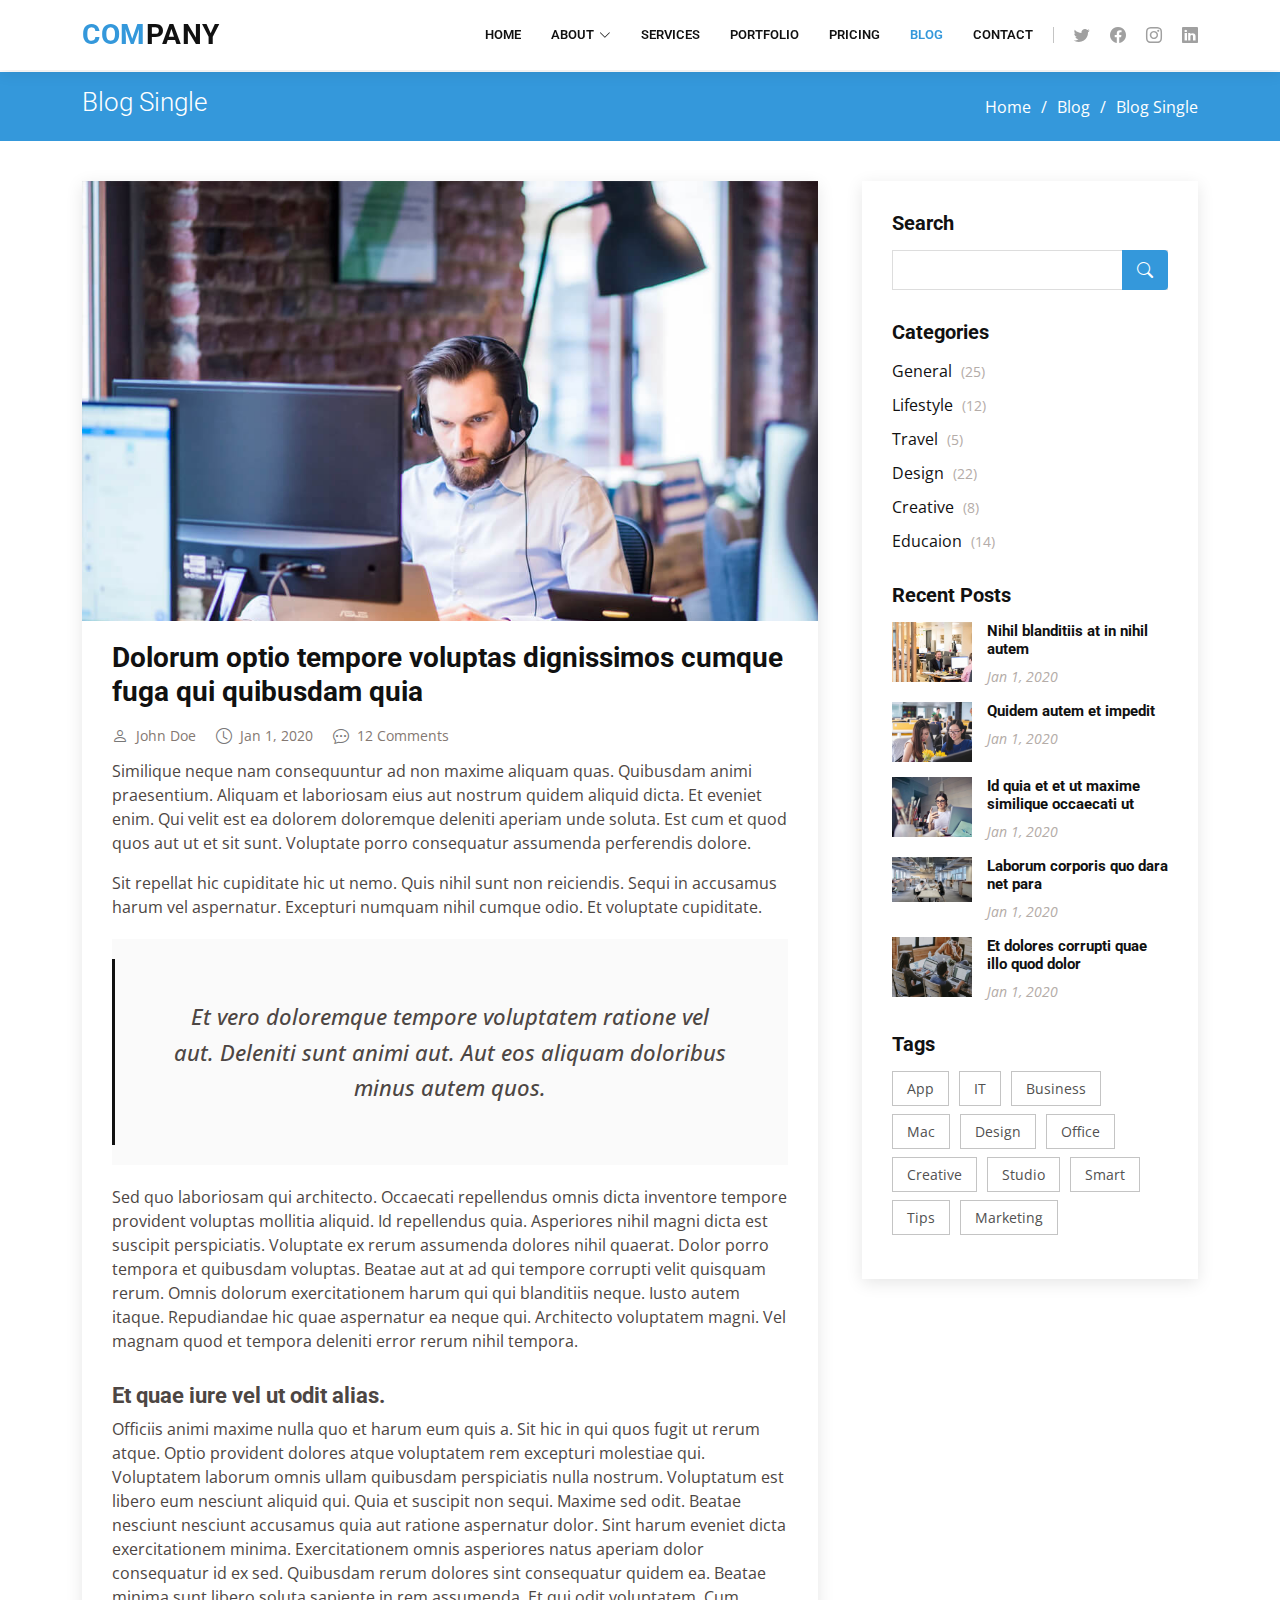
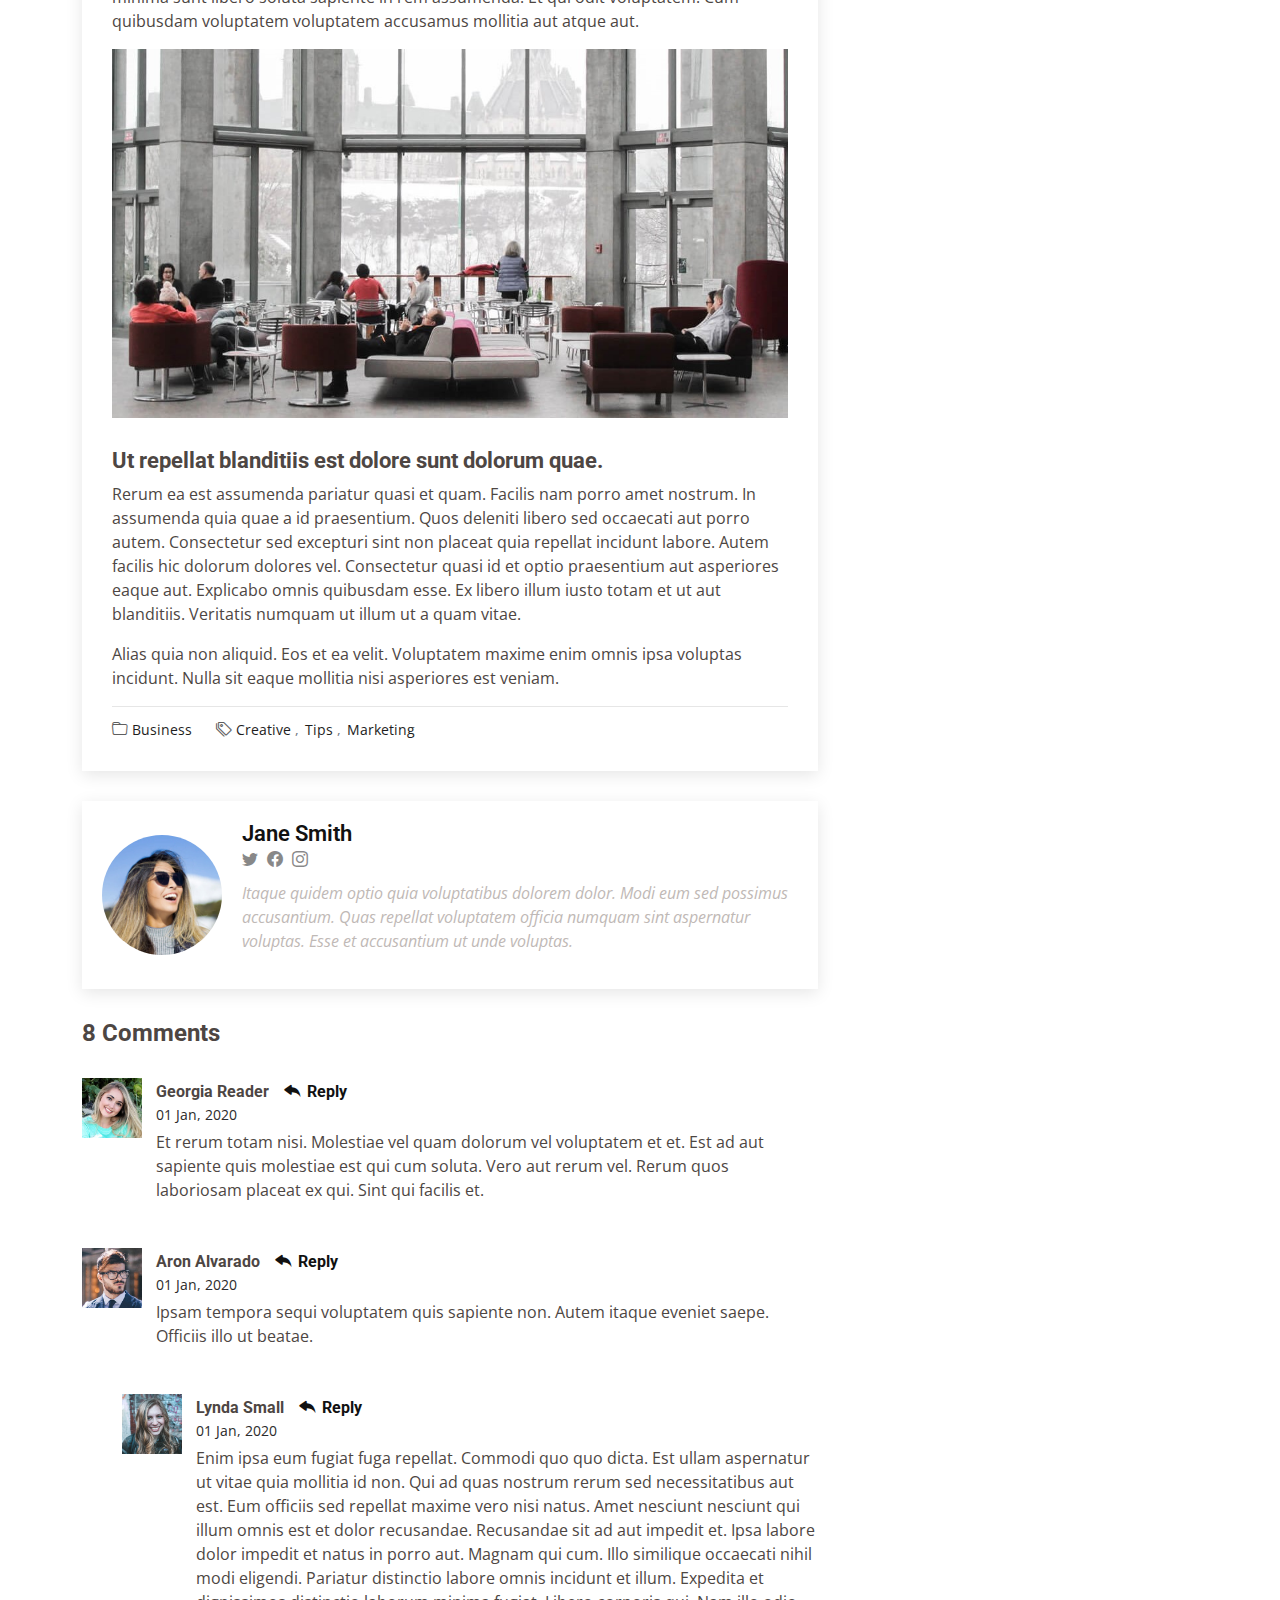
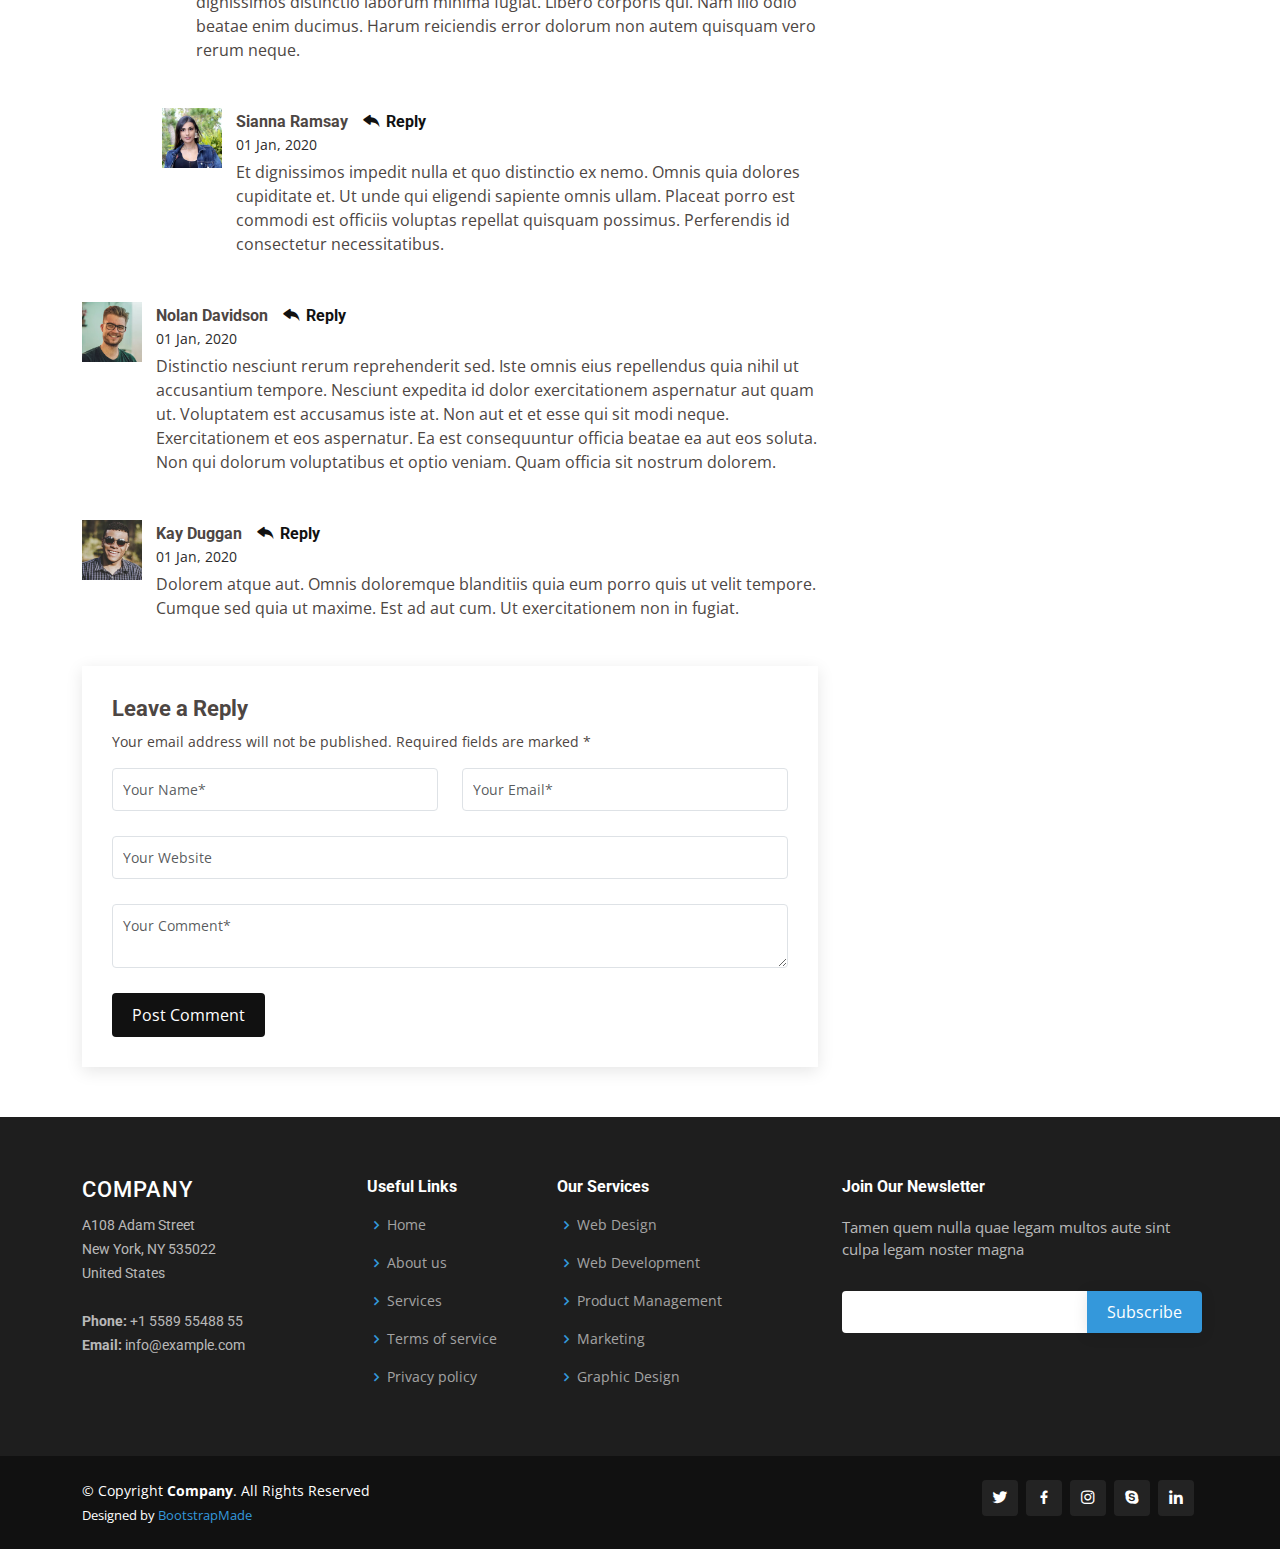
<file: blog-single.html>
<!DOCTYPE html>
<html lang="en">

<head>
  <meta charset="utf-8">
  <meta content="width=device-width, initial-scale=1.0" name="viewport">

  <title>Blog Single - Company Bootstrap Template</title>
  <meta content="" name="description">
  <meta content="" name="keywords">

  <!-- Favicons -->
  <link href="assets/img/favicon.png" rel="icon">
  <link href="assets/img/apple-touch-icon.png" rel="apple-touch-icon">

  <!-- Google Fonts -->
  <link href="https://fonts.googleapis.com/css?family=Open+Sans:300,300i,400,400i,600,600i,700,700i|Roboto:300,300i,400,400i,500,500i,600,600i,700,700i|Poppins:300,300i,400,400i,500,500i,600,600i,700,700i" rel="stylesheet">

  <!-- Vendor CSS Files -->
  <link href="assets/vendor/animate.css/animate.min.css" rel="stylesheet">
  <link href="assets/vendor/aos/aos.css" rel="stylesheet">
  <link href="assets/vendor/bootstrap/css/bootstrap.min.css" rel="stylesheet">
  <link href="assets/vendor/bootstrap-icons/bootstrap-icons.css" rel="stylesheet">
  <link href="assets/vendor/boxicons/css/boxicons.min.css" rel="stylesheet">
  <link href="assets/vendor/glightbox/css/glightbox.min.css" rel="stylesheet">
  <link href="assets/vendor/remixicon/remixicon.css" rel="stylesheet">
  <link href="assets/vendor/swiper/swiper-bundle.min.css" rel="stylesheet">

  <!-- Template Main CSS File -->
  <link href="assets/css/style.css" rel="stylesheet">

  <!-- =======================================================
  * Template Name: Company
  * Template URL: https://bootstrapmade.com/company-free-html-bootstrap-template/
  * Updated: Mar 17 2024 with Bootstrap v5.3.3
  * Author: BootstrapMade.com
  * License: https://bootstrapmade.com/license/
  ======================================================== -->
</head>

<body>

  <!-- ======= Header ======= -->
  <header id="header" class="fixed-top">
    <div class="container d-flex align-items-center">

      <h1 class="logo me-auto"><a href="index.html"><span>Com</span>pany</a></h1>
      <!-- Uncomment below if you prefer to use an image logo -->
      <!-- <a href="index.html" class="logo me-auto me-lg-0"><img src="assets/img/logo.png" alt="" class="img-fluid"></a>-->

      <nav id="navbar" class="navbar order-last order-lg-0">
        <ul>
          <li><a href="index.html">Home</a></li>

          <li class="dropdown"><a href="#"><span>About</span> <i class="bi bi-chevron-down"></i></a>
            <ul>
              <li><a href="about.html">About Us</a></li>
              <li><a href="team.html">Team</a></li>
              <li><a href="testimonials.html">Testimonials</a></li>
              <li class="dropdown"><a href="#"><span>Deep Drop Down</span> <i class="bi bi-chevron-right"></i></a>
                <ul>
                  <li><a href="#">Deep Drop Down 1</a></li>
                  <li><a href="#">Deep Drop Down 2</a></li>
                  <li><a href="#">Deep Drop Down 3</a></li>
                  <li><a href="#">Deep Drop Down 4</a></li>
                  <li><a href="#">Deep Drop Down 5</a></li>
                </ul>
              </li>
            </ul>
          </li>

          <li><a href="services.html">Services</a></li>
          <li><a href="portfolio.html">Portfolio</a></li>
          <li><a href="pricing.html">Pricing</a></li>
          <li><a href="blog.html" class="active">Blog</a></li>
          <li><a href="contact.html">Contact</a></li>

        </ul>
        <i class="bi bi-list mobile-nav-toggle"></i>
      </nav><!-- .navbar -->

      <div class="header-social-links d-flex">
        <a href="#" class="twitter"><i class="bu bi-twitter"></i></a>
        <a href="#" class="facebook"><i class="bu bi-facebook"></i></a>
        <a href="#" class="instagram"><i class="bu bi-instagram"></i></a>
        <a href="#" class="linkedin"><i class="bu bi-linkedin"></i></i></a>
      </div>

    </div>
  </header><!-- End Header -->

  <main id="main">

    <!-- ======= Breadcrumbs ======= -->
    <section id="breadcrumbs" class="breadcrumbs">
      <div class="container">

        <div class="d-flex justify-content-between align-items-center">
          <h2>Blog Single</h2>
          <ol>
            <li><a href="index.html">Home</a></li>
            <li><a href="blog.html">Blog</a></li>
            <li>Blog Single</li>
          </ol>
        </div>

      </div>
    </section><!-- End Breadcrumbs -->

    <!-- ======= Blog Single Section ======= -->
    <section id="blog" class="blog">
      <div class="container" data-aos="fade-up">

        <div class="row">

          <div class="col-lg-8 entries">

            <article class="entry entry-single">

              <div class="entry-img">
                <img src="assets/img/blog/blog-1.jpg" alt="" class="img-fluid">
              </div>

              <h2 class="entry-title">
                <a href="blog-single.html">Dolorum optio tempore voluptas dignissimos cumque fuga qui quibusdam quia</a>
              </h2>

              <div class="entry-meta">
                <ul>
                  <li class="d-flex align-items-center"><i class="bi bi-person"></i> <a href="blog-single.html">John Doe</a></li>
                  <li class="d-flex align-items-center"><i class="bi bi-clock"></i> <a href="blog-single.html"><time datetime="2020-01-01">Jan 1, 2020</time></a></li>
                  <li class="d-flex align-items-center"><i class="bi bi-chat-dots"></i> <a href="blog-single.html">12 Comments</a></li>
                </ul>
              </div>

              <div class="entry-content">
                <p>
                  Similique neque nam consequuntur ad non maxime aliquam quas. Quibusdam animi praesentium. Aliquam et laboriosam eius aut nostrum quidem aliquid dicta.
                  Et eveniet enim. Qui velit est ea dolorem doloremque deleniti aperiam unde soluta. Est cum et quod quos aut ut et sit sunt. Voluptate porro consequatur assumenda perferendis dolore.
                </p>

                <p>
                  Sit repellat hic cupiditate hic ut nemo. Quis nihil sunt non reiciendis. Sequi in accusamus harum vel aspernatur. Excepturi numquam nihil cumque odio. Et voluptate cupiditate.
                </p>

                <blockquote>
                  <p>
                    Et vero doloremque tempore voluptatem ratione vel aut. Deleniti sunt animi aut. Aut eos aliquam doloribus minus autem quos.
                  </p>
                </blockquote>

                <p>
                  Sed quo laboriosam qui architecto. Occaecati repellendus omnis dicta inventore tempore provident voluptas mollitia aliquid. Id repellendus quia. Asperiores nihil magni dicta est suscipit perspiciatis. Voluptate ex rerum assumenda dolores nihil quaerat.
                  Dolor porro tempora et quibusdam voluptas. Beatae aut at ad qui tempore corrupti velit quisquam rerum. Omnis dolorum exercitationem harum qui qui blanditiis neque.
                  Iusto autem itaque. Repudiandae hic quae aspernatur ea neque qui. Architecto voluptatem magni. Vel magnam quod et tempora deleniti error rerum nihil tempora.
                </p>

                <h3>Et quae iure vel ut odit alias.</h3>
                <p>
                  Officiis animi maxime nulla quo et harum eum quis a. Sit hic in qui quos fugit ut rerum atque. Optio provident dolores atque voluptatem rem excepturi molestiae qui. Voluptatem laborum omnis ullam quibusdam perspiciatis nulla nostrum. Voluptatum est libero eum nesciunt aliquid qui.
                  Quia et suscipit non sequi. Maxime sed odit. Beatae nesciunt nesciunt accusamus quia aut ratione aspernatur dolor. Sint harum eveniet dicta exercitationem minima. Exercitationem omnis asperiores natus aperiam dolor consequatur id ex sed. Quibusdam rerum dolores sint consequatur quidem ea.
                  Beatae minima sunt libero soluta sapiente in rem assumenda. Et qui odit voluptatem. Cum quibusdam voluptatem voluptatem accusamus mollitia aut atque aut.
                </p>
                <img src="assets/img/blog/blog-inside-post.jpg" class="img-fluid" alt="">

                <h3>Ut repellat blanditiis est dolore sunt dolorum quae.</h3>
                <p>
                  Rerum ea est assumenda pariatur quasi et quam. Facilis nam porro amet nostrum. In assumenda quia quae a id praesentium. Quos deleniti libero sed occaecati aut porro autem. Consectetur sed excepturi sint non placeat quia repellat incidunt labore. Autem facilis hic dolorum dolores vel.
                  Consectetur quasi id et optio praesentium aut asperiores eaque aut. Explicabo omnis quibusdam esse. Ex libero illum iusto totam et ut aut blanditiis. Veritatis numquam ut illum ut a quam vitae.
                </p>
                <p>
                  Alias quia non aliquid. Eos et ea velit. Voluptatem maxime enim omnis ipsa voluptas incidunt. Nulla sit eaque mollitia nisi asperiores est veniam.
                </p>

              </div>

              <div class="entry-footer">
                <i class="bi bi-folder"></i>
                <ul class="cats">
                  <li><a href="#">Business</a></li>
                </ul>

                <i class="bi bi-tags"></i>
                <ul class="tags">
                  <li><a href="#">Creative</a></li>
                  <li><a href="#">Tips</a></li>
                  <li><a href="#">Marketing</a></li>
                </ul>
              </div>

            </article><!-- End blog entry -->

            <div class="blog-author d-flex align-items-center">
              <img src="assets/img/blog/blog-author.jpg" class="rounded-circle float-left" alt="">
              <div>
                <h4>Jane Smith</h4>
                <div class="social-links">
                  <a href="https://twitters.com/#"><i class="bi bi-twitter"></i></a>
                  <a href="https://facebook.com/#"><i class="bi bi-facebook"></i></a>
                  <a href="https://instagram.com/#"><i class="biu bi-instagram"></i></a>
                </div>
                <p>
                  Itaque quidem optio quia voluptatibus dolorem dolor. Modi eum sed possimus accusantium. Quas repellat voluptatem officia numquam sint aspernatur voluptas. Esse et accusantium ut unde voluptas.
                </p>
              </div>
            </div><!-- End blog author bio -->

            <div class="blog-comments">

              <h4 class="comments-count">8 Comments</h4>

              <div id="comment-1" class="comment">
                <div class="d-flex">
                  <div class="comment-img"><img src="assets/img/blog/comments-1.jpg" alt=""></div>
                  <div>
                    <h5><a href="">Georgia Reader</a> <a href="#" class="reply"><i class="bi bi-reply-fill"></i> Reply</a></h5>
                    <time datetime="2020-01-01">01 Jan, 2020</time>
                    <p>
                      Et rerum totam nisi. Molestiae vel quam dolorum vel voluptatem et et. Est ad aut sapiente quis molestiae est qui cum soluta.
                      Vero aut rerum vel. Rerum quos laboriosam placeat ex qui. Sint qui facilis et.
                    </p>
                  </div>
                </div>
              </div><!-- End comment #1 -->

              <div id="comment-2" class="comment">
                <div class="d-flex">
                  <div class="comment-img"><img src="assets/img/blog/comments-2.jpg" alt=""></div>
                  <div>
                    <h5><a href="">Aron Alvarado</a> <a href="#" class="reply"><i class="bi bi-reply-fill"></i> Reply</a></h5>
                    <time datetime="2020-01-01">01 Jan, 2020</time>
                    <p>
                      Ipsam tempora sequi voluptatem quis sapiente non. Autem itaque eveniet saepe. Officiis illo ut beatae.
                    </p>
                  </div>
                </div>

                <div id="comment-reply-1" class="comment comment-reply">
                  <div class="d-flex">
                    <div class="comment-img"><img src="assets/img/blog/comments-3.jpg" alt=""></div>
                    <div>
                      <h5><a href="">Lynda Small</a> <a href="#" class="reply"><i class="bi bi-reply-fill"></i> Reply</a></h5>
                      <time datetime="2020-01-01">01 Jan, 2020</time>
                      <p>
                        Enim ipsa eum fugiat fuga repellat. Commodi quo quo dicta. Est ullam aspernatur ut vitae quia mollitia id non. Qui ad quas nostrum rerum sed necessitatibus aut est. Eum officiis sed repellat maxime vero nisi natus. Amet nesciunt nesciunt qui illum omnis est et dolor recusandae.

                        Recusandae sit ad aut impedit et. Ipsa labore dolor impedit et natus in porro aut. Magnam qui cum. Illo similique occaecati nihil modi eligendi. Pariatur distinctio labore omnis incidunt et illum. Expedita et dignissimos distinctio laborum minima fugiat.

                        Libero corporis qui. Nam illo odio beatae enim ducimus. Harum reiciendis error dolorum non autem quisquam vero rerum neque.
                      </p>
                    </div>
                  </div>

                  <div id="comment-reply-2" class="comment comment-reply">
                    <div class="d-flex">
                      <div class="comment-img"><img src="assets/img/blog/comments-4.jpg" alt=""></div>
                      <div>
                        <h5><a href="">Sianna Ramsay</a> <a href="#" class="reply"><i class="bi bi-reply-fill"></i> Reply</a></h5>
                        <time datetime="2020-01-01">01 Jan, 2020</time>
                        <p>
                          Et dignissimos impedit nulla et quo distinctio ex nemo. Omnis quia dolores cupiditate et. Ut unde qui eligendi sapiente omnis ullam. Placeat porro est commodi est officiis voluptas repellat quisquam possimus. Perferendis id consectetur necessitatibus.
                        </p>
                      </div>
                    </div>

                  </div><!-- End comment reply #2-->

                </div><!-- End comment reply #1-->

              </div><!-- End comment #2-->

              <div id="comment-3" class="comment">
                <div class="d-flex">
                  <div class="comment-img"><img src="assets/img/blog/comments-5.jpg" alt=""></div>
                  <div>
                    <h5><a href="">Nolan Davidson</a> <a href="#" class="reply"><i class="bi bi-reply-fill"></i> Reply</a></h5>
                    <time datetime="2020-01-01">01 Jan, 2020</time>
                    <p>
                      Distinctio nesciunt rerum reprehenderit sed. Iste omnis eius repellendus quia nihil ut accusantium tempore. Nesciunt expedita id dolor exercitationem aspernatur aut quam ut. Voluptatem est accusamus iste at.
                      Non aut et et esse qui sit modi neque. Exercitationem et eos aspernatur. Ea est consequuntur officia beatae ea aut eos soluta. Non qui dolorum voluptatibus et optio veniam. Quam officia sit nostrum dolorem.
                    </p>
                  </div>
                </div>

              </div><!-- End comment #3 -->

              <div id="comment-4" class="comment">
                <div class="d-flex">
                  <div class="comment-img"><img src="assets/img/blog/comments-6.jpg" alt=""></div>
                  <div>
                    <h5><a href="">Kay Duggan</a> <a href="#" class="reply"><i class="bi bi-reply-fill"></i> Reply</a></h5>
                    <time datetime="2020-01-01">01 Jan, 2020</time>
                    <p>
                      Dolorem atque aut. Omnis doloremque blanditiis quia eum porro quis ut velit tempore. Cumque sed quia ut maxime. Est ad aut cum. Ut exercitationem non in fugiat.
                    </p>
                  </div>
                </div>

              </div><!-- End comment #4 -->

              <div class="reply-form">
                <h4>Leave a Reply</h4>
                <p>Your email address will not be published. Required fields are marked * </p>
                <form action="">
                  <div class="row">
                    <div class="col-md-6 form-group">
                      <input name="name" type="text" class="form-control" placeholder="Your Name*">
                    </div>
                    <div class="col-md-6 form-group">
                      <input name="email" type="text" class="form-control" placeholder="Your Email*">
                    </div>
                  </div>
                  <div class="row">
                    <div class="col form-group">
                      <input name="website" type="text" class="form-control" placeholder="Your Website">
                    </div>
                  </div>
                  <div class="row">
                    <div class="col form-group">
                      <textarea name="comment" class="form-control" placeholder="Your Comment*"></textarea>
                    </div>
                  </div>
                  <button type="submit" class="btn btn-primary">Post Comment</button>

                </form>

              </div>

            </div><!-- End blog comments -->

          </div><!-- End blog entries list -->

          <div class="col-lg-4">

            <div class="sidebar">

              <h3 class="sidebar-title">Search</h3>
              <div class="sidebar-item search-form">
                <form action="">
                  <input type="text">
                  <button type="submit"><i class="bi bi-search"></i></button>
                </form>
              </div><!-- End sidebar search formn-->

              <h3 class="sidebar-title">Categories</h3>
              <div class="sidebar-item categories">
                <ul>
                  <li><a href="#">General <span>(25)</span></a></li>
                  <li><a href="#">Lifestyle <span>(12)</span></a></li>
                  <li><a href="#">Travel <span>(5)</span></a></li>
                  <li><a href="#">Design <span>(22)</span></a></li>
                  <li><a href="#">Creative <span>(8)</span></a></li>
                  <li><a href="#">Educaion <span>(14)</span></a></li>
                </ul>
              </div><!-- End sidebar categories-->

              <h3 class="sidebar-title">Recent Posts</h3>
              <div class="sidebar-item recent-posts">
                <div class="post-item clearfix">
                  <img src="assets/img/blog/blog-recent-1.jpg" alt="">
                  <h4><a href="blog-single.html">Nihil blanditiis at in nihil autem</a></h4>
                  <time datetime="2020-01-01">Jan 1, 2020</time>
                </div>

                <div class="post-item clearfix">
                  <img src="assets/img/blog/blog-recent-2.jpg" alt="">
                  <h4><a href="blog-single.html">Quidem autem et impedit</a></h4>
                  <time datetime="2020-01-01">Jan 1, 2020</time>
                </div>

                <div class="post-item clearfix">
                  <img src="assets/img/blog/blog-recent-3.jpg" alt="">
                  <h4><a href="blog-single.html">Id quia et et ut maxime similique occaecati ut</a></h4>
                  <time datetime="2020-01-01">Jan 1, 2020</time>
                </div>

                <div class="post-item clearfix">
                  <img src="assets/img/blog/blog-recent-4.jpg" alt="">
                  <h4><a href="blog-single.html">Laborum corporis quo dara net para</a></h4>
                  <time datetime="2020-01-01">Jan 1, 2020</time>
                </div>

                <div class="post-item clearfix">
                  <img src="assets/img/blog/blog-recent-5.jpg" alt="">
                  <h4><a href="blog-single.html">Et dolores corrupti quae illo quod dolor</a></h4>
                  <time datetime="2020-01-01">Jan 1, 2020</time>
                </div>

              </div><!-- End sidebar recent posts-->

              <h3 class="sidebar-title">Tags</h3>
              <div class="sidebar-item tags">
                <ul>
                  <li><a href="#">App</a></li>
                  <li><a href="#">IT</a></li>
                  <li><a href="#">Business</a></li>
                  <li><a href="#">Mac</a></li>
                  <li><a href="#">Design</a></li>
                  <li><a href="#">Office</a></li>
                  <li><a href="#">Creative</a></li>
                  <li><a href="#">Studio</a></li>
                  <li><a href="#">Smart</a></li>
                  <li><a href="#">Tips</a></li>
                  <li><a href="#">Marketing</a></li>
                </ul>
              </div><!-- End sidebar tags-->

            </div><!-- End sidebar -->

          </div><!-- End blog sidebar -->

        </div>

      </div>
    </section><!-- End Blog Single Section -->

  </main><!-- End #main -->

  <!-- ======= Footer ======= -->
  <footer id="footer">

    <div class="footer-top">
      <div class="container">
        <div class="row">

          <div class="col-lg-3 col-md-6 footer-contact">
            <h3>Company</h3>
            <p>
              A108 Adam Street <br>
              New York, NY 535022<br>
              United States <br><br>
              <strong>Phone:</strong> +1 5589 55488 55<br>
              <strong>Email:</strong> info@example.com<br>
            </p>
          </div>

          <div class="col-lg-2 col-md-6 footer-links">
            <h4>Useful Links</h4>
            <ul>
              <li><i class="bx bx-chevron-right"></i> <a href="#">Home</a></li>
              <li><i class="bx bx-chevron-right"></i> <a href="#">About us</a></li>
              <li><i class="bx bx-chevron-right"></i> <a href="#">Services</a></li>
              <li><i class="bx bx-chevron-right"></i> <a href="#">Terms of service</a></li>
              <li><i class="bx bx-chevron-right"></i> <a href="#">Privacy policy</a></li>
            </ul>
          </div>

          <div class="col-lg-3 col-md-6 footer-links">
            <h4>Our Services</h4>
            <ul>
              <li><i class="bx bx-chevron-right"></i> <a href="#">Web Design</a></li>
              <li><i class="bx bx-chevron-right"></i> <a href="#">Web Development</a></li>
              <li><i class="bx bx-chevron-right"></i> <a href="#">Product Management</a></li>
              <li><i class="bx bx-chevron-right"></i> <a href="#">Marketing</a></li>
              <li><i class="bx bx-chevron-right"></i> <a href="#">Graphic Design</a></li>
            </ul>
          </div>

          <div class="col-lg-4 col-md-6 footer-newsletter">
            <h4>Join Our Newsletter</h4>
            <p>Tamen quem nulla quae legam multos aute sint culpa legam noster magna</p>
            <form action="" method="post">
              <input type="email" name="email"><input type="submit" value="Subscribe">
            </form>
          </div>

        </div>
      </div>
    </div>

    <div class="container d-md-flex py-4">

      <div class="me-md-auto text-center text-md-start">
        <div class="copyright">
          &copy; Copyright <strong><span>Company</span></strong>. All Rights Reserved
        </div>
        <div class="credits">
          <!-- All the links in the footer should remain intact. -->
          <!-- You can delete the links only if you purchased the pro version. -->
          <!-- Licensing information: https://bootstrapmade.com/license/ -->
          <!-- Purchase the pro version with working PHP/AJAX contact form: https://bootstrapmade.com/company-free-html-bootstrap-template/ -->
          Designed by <a href="https://bootstrapmade.com/">BootstrapMade</a>
        </div>
      </div>
      <div class="social-links text-center text-md-right pt-3 pt-md-0">
        <a href="#" class="twitter"><i class="bx bxl-twitter"></i></a>
        <a href="#" class="facebook"><i class="bx bxl-facebook"></i></a>
        <a href="#" class="instagram"><i class="bx bxl-instagram"></i></a>
        <a href="#" class="google-plus"><i class="bx bxl-skype"></i></a>
        <a href="#" class="linkedin"><i class="bx bxl-linkedin"></i></a>
      </div>
    </div>
  </footer><!-- End Footer -->

  <a href="#" class="back-to-top d-flex align-items-center justify-content-center"><i class="bi bi-arrow-up-short"></i></a>

  <!-- Vendor JS Files -->
  <script src="assets/vendor/aos/aos.js"></script>
  <script src="assets/vendor/bootstrap/js/bootstrap.bundle.min.js"></script>
  <script src="assets/vendor/glightbox/js/glightbox.min.js"></script>
  <script src="assets/vendor/isotope-layout/isotope.pkgd.min.js"></script>
  <script src="assets/vendor/swiper/swiper-bundle.min.js"></script>
  <script src="assets/vendor/waypoints/noframework.waypoints.js"></script>
  <script src="assets/vendor/php-email-form/validate.js"></script>

  <!-- Template Main JS File -->
  <script src="assets/js/main.js"></script>

</body>

</html>
</file>
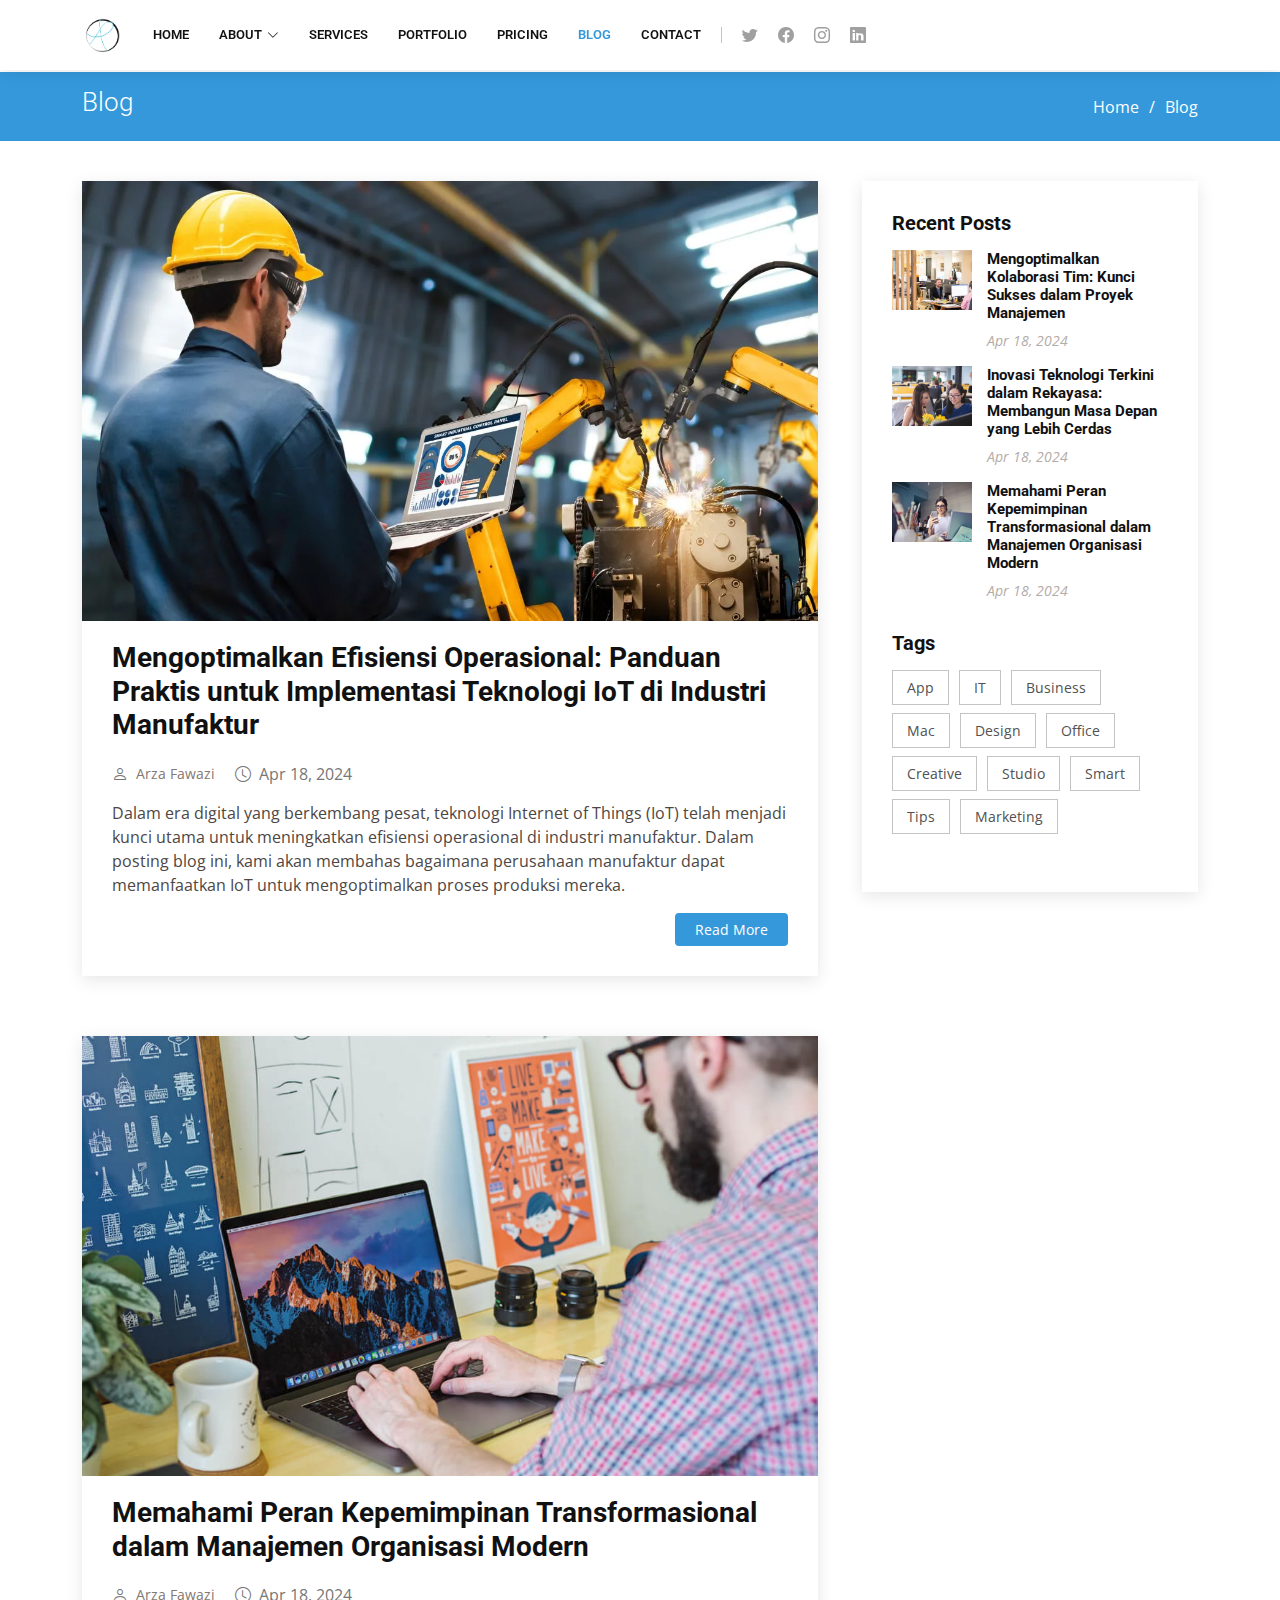
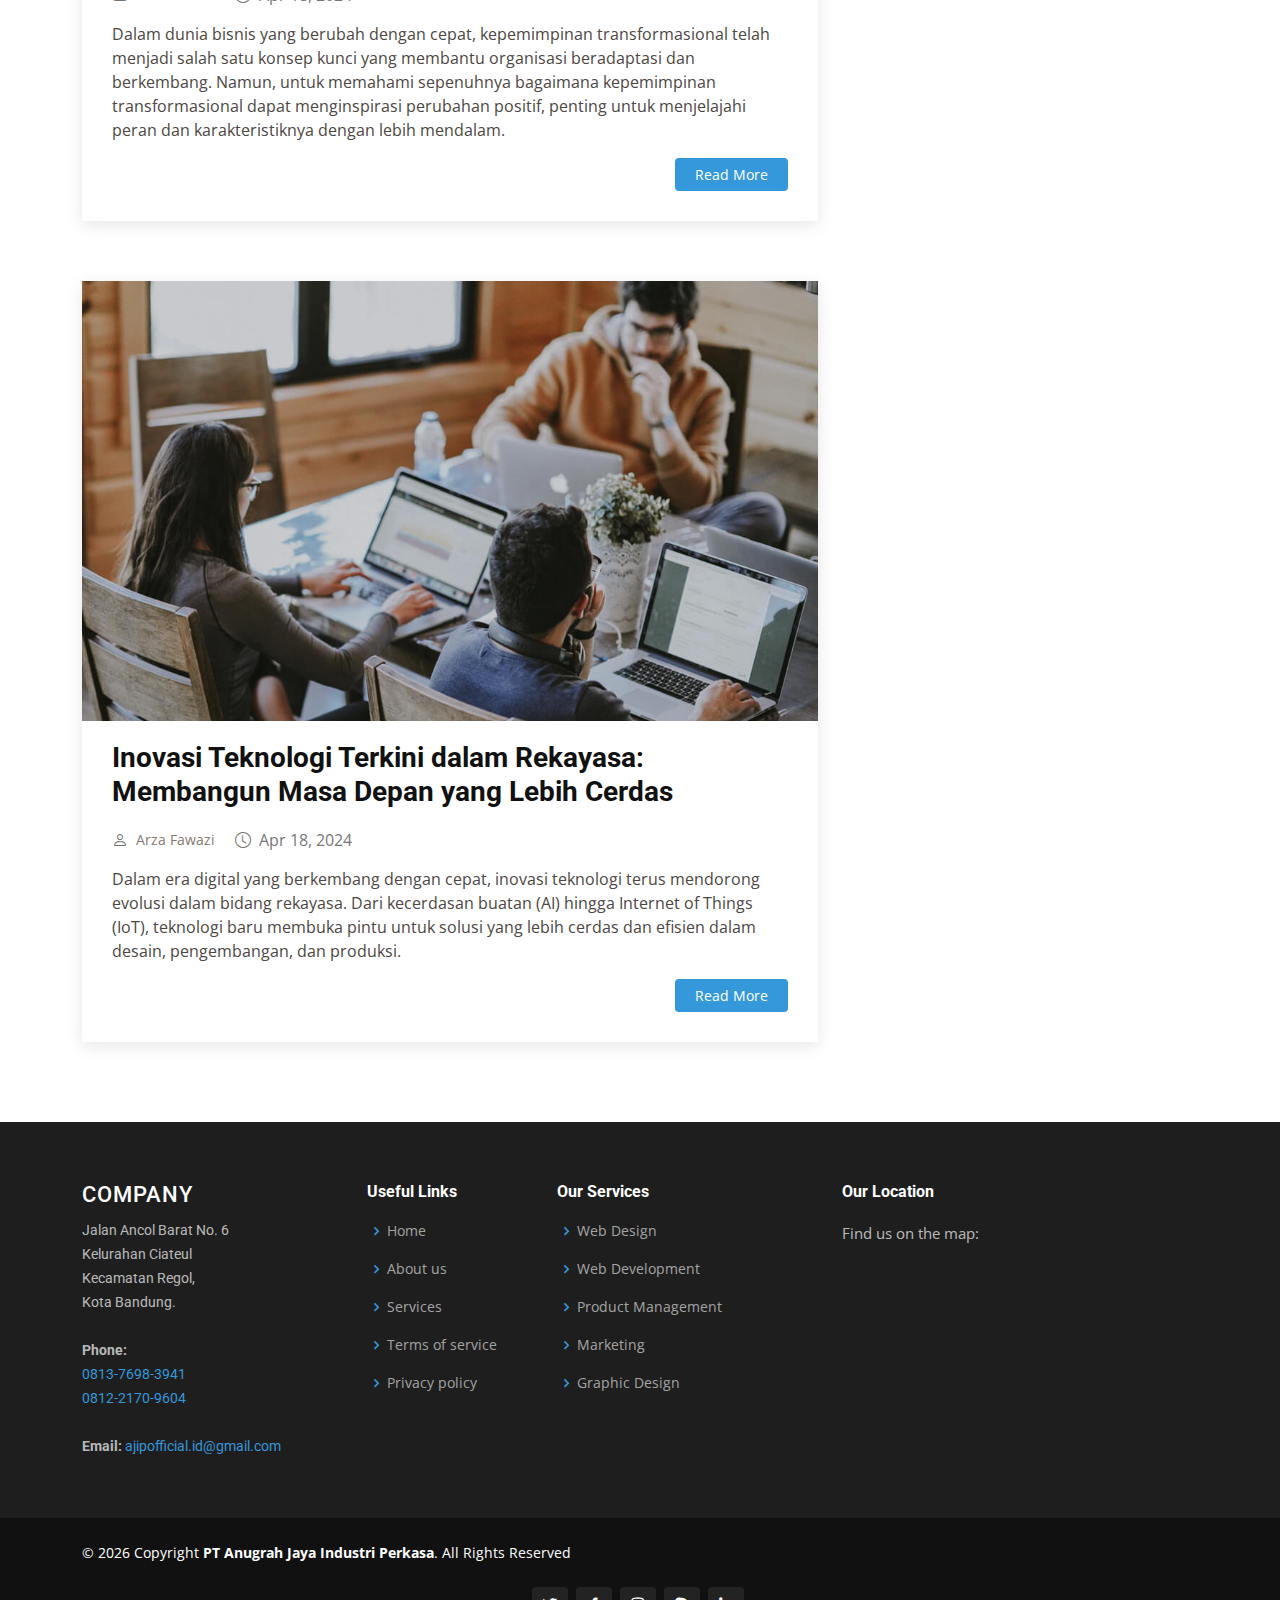
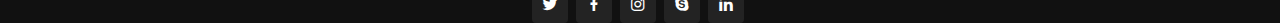
<file: blog.html>
<!DOCTYPE html>
<html lang="en">

<head>
  <meta charset="utf-8">
  <meta content="width=device-width, initial-scale=1.0" name="viewport">

  <title>Blog - PT Anugrah Jaya Industri Perkasa</title>
  <meta content="" name="description">
  <meta content="" name="keywords">

  <!-- Favicons -->
  <link href="assets/img/logo/logoputih.png" rel="icon">
  <link href="assets/img/logo/logoputih.png" rel="apple-touch-icon">

  <!-- Google Fonts -->
  <link href="https://fonts.googleapis.com/css?family=Open+Sans:300,300i,400,400i,600,600i,700,700i|Roboto:300,300i,400,400i,500,500i,600,600i,700,700i|Poppins:300,300i,400,400i,500,500i,600,600i,700,700i" rel="stylesheet">

  <!-- Vendor CSS Files -->
  <link href="assets/vendor/animate.css/animate.min.css" rel="stylesheet">
  <link href="assets/vendor/aos/aos.css" rel="stylesheet">
  <link href="assets/vendor/bootstrap/css/bootstrap.min.css" rel="stylesheet">
  <link href="assets/vendor/bootstrap-icons/bootstrap-icons.css" rel="stylesheet">
  <link href="assets/vendor/boxicons/css/boxicons.min.css" rel="stylesheet">
  <link href="assets/vendor/glightbox/css/glightbox.min.css" rel="stylesheet">
  <link href="assets/vendor/remixicon/remixicon.css" rel="stylesheet">
  <link href="assets/vendor/swiper/swiper-bundle.min.css" rel="stylesheet">

  <!-- Template Main CSS File -->
  <link href="assets/css/style.css" rel="stylesheet">

  <!-- =======================================================
  * Template Name: Company
  * Template URL: https://bootstrapmade.com/company-free-html-bootstrap-template/
  * Updated: Mar 17 2024 with Bootstrap v5.3.3
  * Author: BootstrapMade.com
  * License: https://bootstrapmade.com/license/
  ======================================================== -->
</head>

<body>

  <!-- ======= Header ======= -->
  <header id="header" class="fixed-top">
    <div class="container d-flex align-items-center">

      <!-- <h1 class="logo me-auto"><a href="index.html"><span>Com</span>pany</a></h1> -->
      <!-- Uncomment below if you prefer to use an image logo -->
      <a href="index.html" class="logo me-auto me-lg-0"><img src="assets/img/logo/logo.png" alt="" class="img-fluid"></a>

      <nav id="navbar" class="navbar order-last order-lg-0">
        <ul>
          <li><a href="index.html">Home</a></li>

          <li class="dropdown"><a href="#"><span>About</span> <i class="bi bi-chevron-down"></i></a>
            <ul>
              <li><a href="about.html">About Us</a></li>
              <li><a href="team.html">Team</a></li>
              <li><a href="testimonials.html">Testimonials</a></li>
              <li class="dropdown"><a href="#"><span>Deep Drop Down</span> <i class="bi bi-chevron-right"></i></a>
                <ul>
                  <li><a href="#">Deep Drop Down 1</a></li>
                  <li><a href="#">Deep Drop Down 2</a></li>
                  <li><a href="#">Deep Drop Down 3</a></li>
                  <li><a href="#">Deep Drop Down 4</a></li>
                  <li><a href="#">Deep Drop Down 5</a></li>
                </ul>
              </li>
            </ul>
          </li>

          <li><a href="services.html">Services</a></li>
          <li><a href="portfolio.html">Portfolio</a></li>
          <li><a href="pricing.html">Pricing</a></li>
          <li><a href="blog.html" class="active">Blog</a></li>
          <li><a href="contact.html">Contact</a></li>

        </ul>
        <i class="bi bi-list mobile-nav-toggle"></i>
      </nav><!-- .navbar -->

      <div class="header-social-links d-flex">
        <a href="#" class="twitter" target="_blank"><i class="bu bi-twitter"></i></a>
        <a href="#" class="facebook" target="_blank"><i class="bu bi-facebook"></i></a>
        <a href="https://www.instagram.com/ptajip/" target="_blank" class="instagram"><i class="bu bi-instagram"></i></a>
        <a href="#" class="linkedin" target="_blank"><i class="bu bi-linkedin"></i></i></a>
      </div>

    </div>
  </header><!-- End Header -->

  <main id="main">

    <!-- ======= Breadcrumbs ======= -->
    <section id="breadcrumbs" class="breadcrumbs">
      <div class="container">

        <div class="d-flex justify-content-between align-items-center">
          <h2>Blog</h2>
          <ol>
            <li><a href="index.html">Home</a></li>
            <li>Blog</li>
          </ol>
        </div>

      </div>
    </section><!-- End Breadcrumbs -->

    <!-- ======= Blog Section ======= -->
    <section id="blog" class="blog">
      <div class="container" data-aos="fade-up">

        <div class="row">

          <div class="col-lg-8 entries">

            <article class="entry">

              <div class="entry-img">
                <img src="assets/img/blog/manufaktur.webp" alt="" class="img-fluid">
              </div>

              <h2 class="entry-title">
                <a href="blogiot.html">Mengoptimalkan Efisiensi Operasional: Panduan Praktis untuk Implementasi Teknologi IoT di Industri Manufaktur</a>
              </h2>

              <div class="entry-meta">
                <ul>
                  <li class="d-flex align-items-center"><i class="bi bi-person"></i> <a href="https://arzafawazi.my.id/" target="_blank">Arza Fawazi</a></li>
                  <li class="d-flex align-items-center"><i class="bi bi-clock"></i><time datetime="2020-01-01">Apr 18, 2024</time></li>
                  <!-- <li class="d-flex align-items-center"><i class="bi bi-chat-dots"></i> <a href="blog-single.html">12 Comments</a></li> -->
                </ul>
              </div>

              <div class="entry-content">
                <p>
                  Dalam era digital yang berkembang pesat, teknologi Internet of Things (IoT) telah menjadi kunci utama untuk meningkatkan efisiensi operasional di industri manufaktur. Dalam posting blog ini, kami akan membahas bagaimana perusahaan manufaktur dapat memanfaatkan IoT untuk mengoptimalkan proses produksi mereka.
                </p>
                <div class="read-more">
                  <a href="blog/iot.html">Read More</a>
                </div>
              </div>

            </article><!-- End blog entry -->

            <article class="entry">

              <div class="entry-img">
                <img src="assets/img/blog/blog-2.jpg" alt="" class="img-fluid">
              </div>

              <h2 class="entry-title">
                <a href="blog/pemimpin.html">Memahami Peran Kepemimpinan Transformasional dalam Manajemen Organisasi Modern</a>
              </h2>

              <div class="entry-meta">
                <ul>
                    <li class="d-flex align-items-center"><i class="bi bi-person"></i> <a href="https://arzafawazi.my.id/" target="_blank">Arza Fawazi</a></li>
                    <li class="d-flex align-items-center"><i class="bi bi-clock"></i><time datetime="2020-01-01">Apr 18, 2024</time></li>
                    <!-- <li class="d-flex align-items-center"><i class="bi bi-chat-dots"></i> <a href="blog-single.html">12 Comments</a></li> -->
                  </ul>
              </div>

              <div class="entry-content">
                <p>
                  Dalam dunia bisnis yang berubah dengan cepat, kepemimpinan transformasional telah menjadi salah satu konsep kunci yang membantu organisasi beradaptasi dan berkembang. Namun, untuk memahami sepenuhnya bagaimana kepemimpinan transformasional dapat menginspirasi perubahan positif, penting untuk menjelajahi peran dan karakteristiknya dengan lebih mendalam. 
                </p>
                <div class="read-more">
                  <a href="blog/pemimpin.html">Read More</a>
                </div>
              </div>

            </article><!-- End blog entry -->

            <article class="entry">

              <div class="entry-img">
                <img src="assets/img/blog/blog-3.jpg" alt="" class="img-fluid">
              </div>

              <h2 class="entry-title">
                <a href="blog/inovasi.html">Inovasi Teknologi Terkini dalam Rekayasa: Membangun Masa Depan yang Lebih Cerdas</a>
              </h2>

              <div class="entry-meta">
                <ul>
                    <li class="d-flex align-items-center"><i class="bi bi-person"></i> <a href="https://arzafawazi.my.id/" target="_blank">Arza Fawazi</a></li>
                    <li class="d-flex align-items-center"><i class="bi bi-clock"></i><time datetime="2020-01-01">Apr 18, 2024</time></li>
                    <!-- <li class="d-flex align-items-center"><i class="bi bi-chat-dots"></i> <a href="blog-single.html">12 Comments</a></li> -->
                  </ul>
              </div>

              <div class="entry-content">
                <p>
                  Dalam era digital yang berkembang dengan cepat, inovasi teknologi terus mendorong evolusi dalam bidang rekayasa. Dari kecerdasan buatan (AI) hingga Internet of Things (IoT), teknologi baru membuka pintu untuk solusi yang lebih cerdas dan efisien dalam desain, pengembangan, dan produksi.
                </p>
                <div class="read-more">
                  <a href="blog/inovasi.html">Read More</a>
                </div>
              </div>

              <!-- End blog entry -->
         
            <!-- End blog entry -->

            <!-- <div class="blog-pagination">
              <ul class="justify-content-center">
                <li><a href="#">1</a></li>
                <li class="#"><a href="#">2</a></li>
                <li><a href="#">3</a></li>
              </ul>
            </div> -->

          </div><!-- End blog entries list -->

          <div class="col-lg-4">

            <div class="sidebar">

              <!-- <h3 class="sidebar-title">Search</h3>
              <div class="sidebar-item search-form">
                <form action="">
                  <input type="text">
                  <button type="submit"><i class="bi bi-search"></i></button>
                </form>
              </div> -->
              <!-- End sidebar search formn-->

              <!-- <h3 class="sidebar-title">Categories</h3>
              <div class="sidebar-item categories">
                <ul>
                  <li><a href="#">General <span>(25)</span></a></li>
                  <li><a href="#">Lifestyle <span>(12)</span></a></li>
                  <li><a href="#">Travel <span>(5)</span></a></li>
                  <li><a href="#">Design <span>(22)</span></a></li>
                  <li><a href="#">Creative <span>(8)</span></a></li>
                  <li><a href="#">Educaion <span>(14)</span></a></li>
                </ul>
              </div> -->
              <!-- End sidebar categories-->

              <h3 class="sidebar-title">Recent Posts</h3>
              <div class="sidebar-item recent-posts">
                <div class="sidebar-item recent-posts">
                  <div class="post-item clearfix">
                    <img src="../assets/img/blog/blog-recent-1.jpg" alt="Gambar Kolaborasi Tim">
                    <h4><a href="blog/kolaborasi.html">Mengoptimalkan Kolaborasi Tim: Kunci Sukses dalam Proyek Manajemen</a></h4>
                    <time datetime="2020-01-01">Apr 18, 2024</time>
                  </div>
  
                  <div class="post-item clearfix">
                    <img src="../assets/img/blog/blog-recent-2.jpg" alt="Gambar Inovasi Teknologi">
                    <h4><a href="blog/inovasi.html">Inovasi Teknologi Terkini dalam Rekayasa: Membangun Masa Depan yang Lebih Cerdas</a></h4>
                    <time datetime="2020-01-01">Apr 18, 2024</time>
                  </div>
  
                  <div class="post-item clearfix">
                    <img src="../assets/img/blog/blog-recent-3.jpg" alt="Gambar Peran Kepemimpinan">
                    <h4><a href="blog/pemimpin.html">Memahami Peran Kepemimpinan Transformasional dalam Manajemen Organisasi Modern</a></h4>
                    <time datetime="2020-01-01">Apr 18, 2024</time>
                  </div>

              </div><!-- End sidebar recent posts-->

              <h3 class="sidebar-title">Tags</h3>
              <div class="sidebar-item tags">
                <ul>
                  <li><a href="#">App</a></li>
                  <li><a href="#">IT</a></li>
                  <li><a href="#">Business</a></li>
                  <li><a href="#">Mac</a></li>
                  <li><a href="#">Design</a></li>
                  <li><a href="#">Office</a></li>
                  <li><a href="#">Creative</a></li>
                  <li><a href="#">Studio</a></li>
                  <li><a href="#">Smart</a></li>
                  <li><a href="#">Tips</a></li>
                  <li><a href="#">Marketing</a></li>
                </ul>
              </div><!-- End sidebar tags-->

            </div><!-- End sidebar -->

          </div><!-- End blog sidebar -->

        </div>

      </div>
    </section><!-- End Blog Section -->

  </main><!-- End #main -->

 <!-- ======= Footer ======= -->
 <footer id="footer">

  <div class="footer-top">
    <div class="container">
      <div class="row ">

        <div class="col-lg-3 col-md-6 footer-contact">
          <h3>Company</h3>
          <p>
            Jalan Ancol Barat No. 6 <br>Kelurahan Ciateul <br>Kecamatan Regol, <br>Kota Bandung. <br><br>
            <strong>Phone:</strong><br>
            <a href="https://api.whatsapp.com/send?phone=6281376983941" class="d-block">0813-7698-3941</a>
            <a href="https://api.whatsapp.com/send?phone=6281221709604" class="d-block">0812-2170-9604</a><br> 
            <strong>Email:</strong> <a href="mailto:ajipofficial.id@gmail.com">ajipofficial.id@gmail.com</a><br>
          </p>
        </div>
        
        

        <div class="col-lg-2 col-md-6 footer-links">
          <h4>Useful Links</h4>
          <ul>
            <li><i class="bx bx-chevron-right"></i> <a href="#">Home</a></li>
            <li><i class="bx bx-chevron-right"></i> <a href="#">About us</a></li>
            <li><i class="bx bx-chevron-right"></i> <a href="#">Services</a></li>
            <li><i class="bx bx-chevron-right"></i> <a href="#">Terms of service</a></li>
            <li><i class="bx bx-chevron-right"></i> <a href="#">Privacy policy</a></li>
          </ul>
        </div>

        <div class="col-lg-3 col-md-6 footer-links">
          <h4>Our Services</h4>
          <ul>
            <li><i class="bx bx-chevron-right"></i> <a href="#">Web Design</a></li>
            <li><i class="bx bx-chevron-right"></i> <a href="#">Web Development</a></li>
            <li><i class="bx bx-chevron-right"></i> <a href="#">Product Management</a></li>
            <li><i class="bx bx-chevron-right"></i> <a href="#">Marketing</a></li>
            <li><i class="bx bx-chevron-right"></i> <a href="#">Graphic Design</a></li>
          </ul>
        </div>

        <div class="col-lg-4 col-md-6 footer-newsletter">
          <h4>Our Location</h4>
          <p>Find us on the map:</p>
          <iframe src="https://www.google.com/maps/embed?pb=!1m18!1m12!1m3!1d3960.7295731223663!2d107.59277261523749!3d-6.929335894997655!2m3!1f0!2f0!3f0!3m2!1i1024!2i768!4f13.1!3m3!1m2!1s0x2e6889cbdbf5701d%3A0x1d06c6dcbfc7f4bc!2sJl.%20Ancol%20Barat%20No.6%2C%20Ciateul%2C%20Kec.%20Regol%2C%20Kota%20Bandung%2C%20Jawa%20Barat%2040126!5e0!3m2!1sen!2sid!4v1618653134570!5m2!1sen!2sid" width="100%" height="200" style="border:0;" allowfullscreen="" loading="lazy"></iframe>
        </div>
        
        

      </div>
    </div>
  </div>

  <div class="container d-md-flex py-4">

    <div class="me-md-auto text-center text-md-start">
      <div class="copyright">
        &copy; <script>document.write(new Date().getFullYear())</script> Copyright <strong><span>PT Anugrah Jaya Industri Perkasa</span></strong>.
        All Rights Reserved
      </div>
    </div>
    
      <div class="credits">
        <!-- All the links in the footer should remain intact. -->
        <!-- You can delete the links only if you purchased the pro version. -->
        <!-- Licensing information: https://bootstrapmade.com/license/ -->
        <!-- Purchase the pro version with working PHP/AJAX contact form: https://bootstrapmade.com/company-free-html-bootstrap-template/ -->
        <!-- Designed by <a href="https://bootstrapmade.com/">BootstrapMade</a> -->
      </div>
    </div>
    <div class="social-links text-center text-md-right pt-3 pt-md-0">
      <a href="#" class="twitter" target="_blank"><i class="bx bxl-twitter"></i></a>
      <a href="#" class="facebook" target="_blank"><i class="bx bxl-facebook"></i></a>
      <a href="https://www.instagram.com/ptajip/" target="_blank" class="instagram"><i class="bx bxl-instagram"></i></a>
      <a href="#" class="google-plus" target="_blank"><i class="bx bxl-skype"></i></a>
      <a href="#" class="linkedin" target="_blank"><i class="bx bxl-linkedin"></i></a>
    </div>
  </div>
</footer><!-- End Footer -->

  <a href="#" class="back-to-top d-flex align-items-center justify-content-center"><i class="bi bi-arrow-up-short"></i></a>

  <!-- Vendor JS Files -->
  <script src="assets/vendor/aos/aos.js"></script>
  <script src="assets/vendor/bootstrap/js/bootstrap.bundle.min.js"></script>
  <script src="assets/vendor/glightbox/js/glightbox.min.js"></script>
  <script src="assets/vendor/isotope-layout/isotope.pkgd.min.js"></script>
  <script src="assets/vendor/swiper/swiper-bundle.min.js"></script>
  <script src="assets/vendor/waypoints/noframework.waypoints.js"></script>
  <script src="assets/vendor/php-email-form/validate.js"></script>

  <!-- Template Main JS File -->
  <script src="assets/js/main.js"></script>

</body>

</html>
</file>
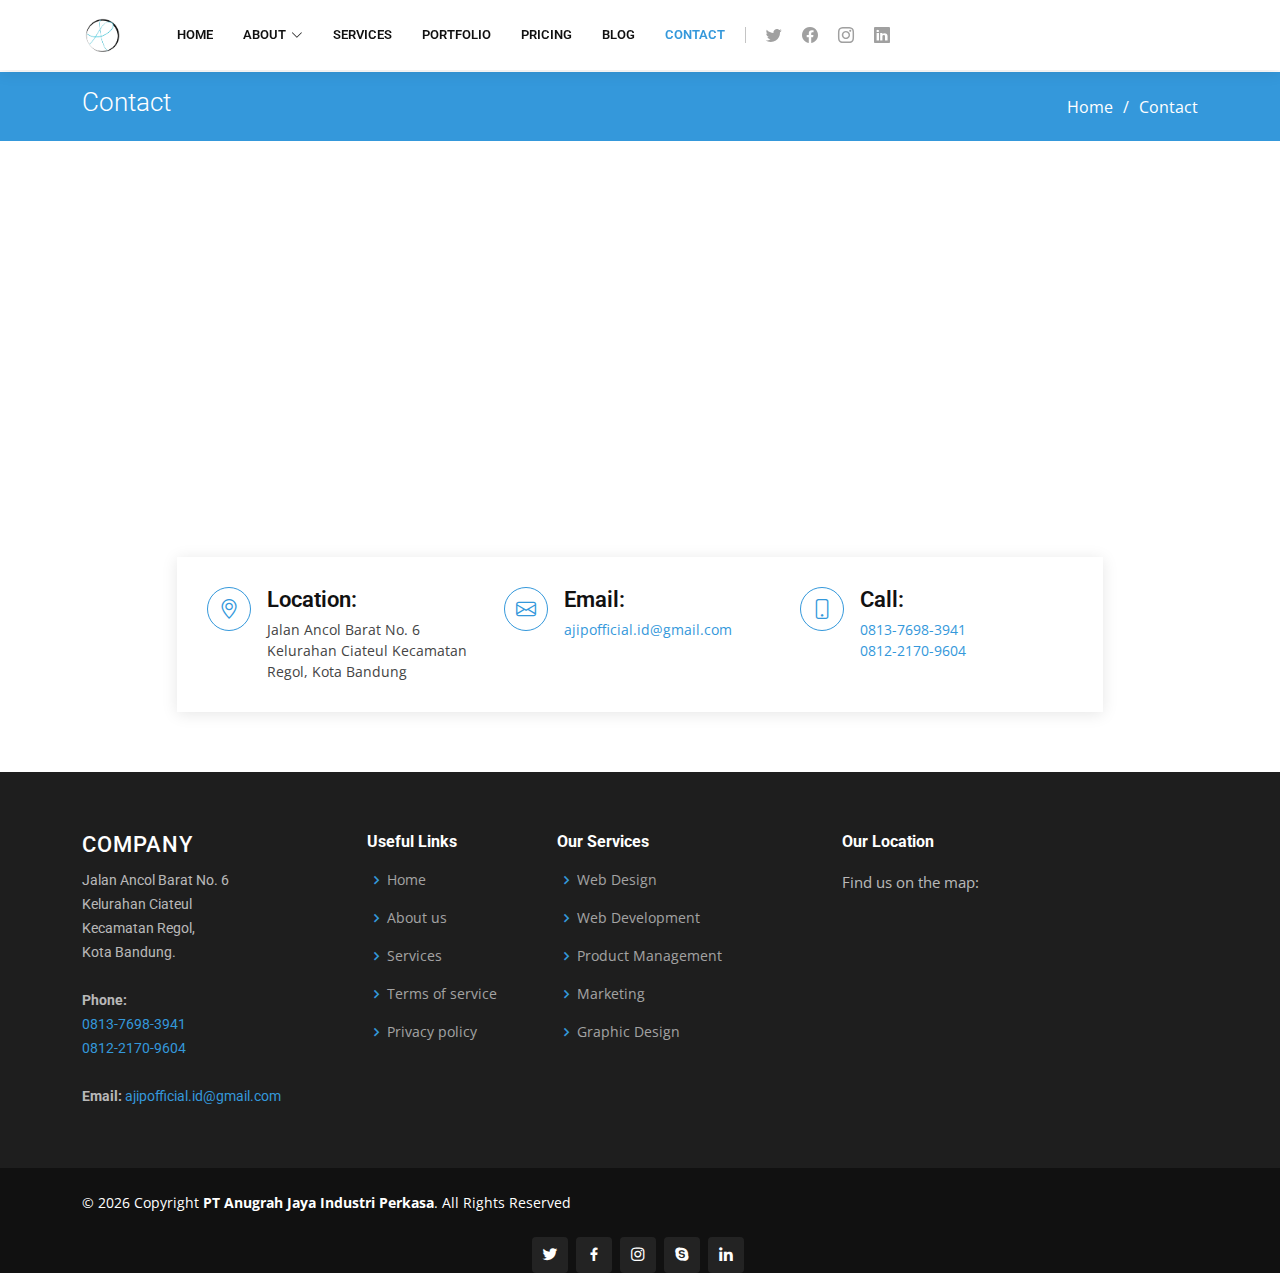
<file: contact.html>
<!DOCTYPE html>
<html lang="en">

<head>
  <meta charset="utf-8">
  <meta content="width=device-width, initial-scale=1.0" name="viewport">

  <title>Contact - PT Anugrah Jaya Industri Perkasa</title>
  <meta content="" name="description">
  <meta content="" name="keywords">

  <!-- Favicons -->
  <link href="assets/img/logo/logoputih.png" rel="icon">
  <link href="assets/img/logo/logoputih.png" rel="apple-touch-icon">

  <!-- Google Fonts -->
  <link href="https://fonts.googleapis.com/css?family=Open+Sans:300,300i,400,400i,600,600i,700,700i|Roboto:300,300i,400,400i,500,500i,600,600i,700,700i|Poppins:300,300i,400,400i,500,500i,600,600i,700,700i" rel="stylesheet">

  <!-- Vendor CSS Files -->
  <link href="assets/vendor/animate.css/animate.min.css" rel="stylesheet">
  <link href="assets/vendor/aos/aos.css" rel="stylesheet">
  <link href="assets/vendor/bootstrap/css/bootstrap.min.css" rel="stylesheet">
  <link href="assets/vendor/bootstrap-icons/bootstrap-icons.css" rel="stylesheet">
  <link href="assets/vendor/boxicons/css/boxicons.min.css" rel="stylesheet">
  <link href="assets/vendor/glightbox/css/glightbox.min.css" rel="stylesheet">
  <link href="assets/vendor/remixicon/remixicon.css" rel="stylesheet">
  <link href="assets/vendor/swiper/swiper-bundle.min.css" rel="stylesheet">

  <!-- Template Main CSS File -->
  <link href="assets/css/style.css" rel="stylesheet">

  <!-- =======================================================
  * Template Name: Company
  * Template URL: https://bootstrapmade.com/company-free-html-bootstrap-template/
  * Updated: Mar 17 2024 with Bootstrap v5.3.3
  * Author: BootstrapMade.com
  * License: https://bootstrapmade.com/license/
  ======================================================== -->
</head>

<body>

  <!-- ======= Header ======= -->
  <header id="header" class="fixed-top">
    <div class="container d-flex align-items-center">

      <!-- <h1 class="logo me-auto"><a href="index.html"><span>Com</span>pany</a></h1> -->
      <!-- Uncomment below if you prefer to use an image logo -->
      <a href="index.html" class="logo me-auto me-lg-4"><img src="assets/img//logo/logo.png"  alt="logo PT Anugrah Jaya Industri Perkasa"></a>

      <nav id="navbar" class="navbar order-last order-lg-0">
        <ul>
          <li><a href="index.html">Home</a></li>

          <li class="dropdown"><a href="#"><span>About</span> <i class="bi bi-chevron-down"></i></a>
            <ul>
              <li><a href="about.html">About Us</a></li>
              <li><a href="team.html">Team</a></li>
              <li><a href="testimonials.html">Testimonials</a></li>
              <li class="dropdown"><a href="#"><span>Deep Drop Down</span> <i class="bi bi-chevron-right"></i></a>
                <ul>
                  <li><a href="#">Deep Drop Down 1</a></li>
                  <li><a href="#">Deep Drop Down 2</a></li>
                  <li><a href="#">Deep Drop Down 3</a></li>
                  <li><a href="#">Deep Drop Down 4</a></li>
                  <li><a href="#">Deep Drop Down 5</a></li>
                </ul>
              </li>
            </ul>
          </li>

          <li><a href="services.html">Services</a></li>
          <li><a href="portfolio.html">Portfolio</a></li>
          <li><a href="pricing.html">Pricing</a></li>
          <li><a href="blog.html">Blog</a></li>
          <li><a href="contact.html" class="active">Contact</a></li>

        </ul>
        <i class="bi bi-list mobile-nav-toggle"></i>
      </nav><!-- .navbar -->

      <div class="header-social-links d-flex">
        <a href="#" class="twitter" target="_blank"><i class="bu bi-twitter"></i></a>
        <a href="#" class="facebook" target="_blank"><i class="bu bi-facebook"></i></a>
        <a href="https://www.instagram.com/ptajip/" target="_blank" class="instagram"><i class="bu bi-instagram"></i></a>
        <a href="#" class="linkedin" target="_blank"><i class="bu bi-linkedin"></i></i></a>
      </div>

    </div>
  </header><!-- End Header -->

  <main id="main">

    <!-- ======= Breadcrumbs ======= -->
    <section id="breadcrumbs" class="breadcrumbs">
      <div class="container">

        <div class="d-flex justify-content-between align-items-center">
          <h2>Contact</h2>
          <ol>
            <li><a href="index.html">Home</a></li>
            <li>Contact</li>
          </ol>
        </div>

      </div>
    </section><!-- End Breadcrumbs -->

    <!-- ======= Contact Section ======= -->
    <div class="map-section">
      <iframe style="border:0; width: 100%; height: 350px;" src="https://www.google.com/maps/embed?pb=!1m18!1m12!1m3!1d3960.7295731223663!2d107.59277261523749!3d-6.929335894997655!2m3!1f0!2f0!3f0!3m2!1i1024!2i768!4f13.1!3m3!1m2!1s0x2e6889cbdbf5701d%3A0x1d06c6dcbfc7f4bc!2sJl.%20Ancol%20Barat%20No.6%2C%20Ciateul%2C%20Kec.%20Regol%2C%20Kota%20Bandung%2C%20Jawa%20Barat%2040126!5e0!3m2!1sen!2sid!4v1618653134570!5m2!1sen!2sid" frameborder="0" allowfullscreen></iframe>
    </div>

    <section id="contact" class="contact">
      <div class="container">

        <div class="row justify-content-center" data-aos="fade-up">

          <div class="col-lg-10">

            <div class="info-wrap">
              <div class="row">
                <div class="col-lg-4 info">
                  <i class="bi bi-geo-alt"></i>
                  <h4>Location:</h4>
                  <p>Jalan Ancol Barat No. 6 Kelurahan Ciateul Kecamatan Regol, Kota Bandung</p>
                </div>
            
                <div class="col-lg-4 info mt-4 mt-lg-0">
                  <i class="bi bi-envelope"></i>
                  <h4>Email:</h4>
                  <p><a href="mailto:ajipofficial.id@gmail.com">ajipofficial.id@gmail.com</a></p>
                </div>
            
                <div class="col-lg-4 info mt-4 mt-lg-0">
                  <i class="bi bi-phone"></i>
                  <h4>Call:</h4>
                  <p><a href="https://api.whatsapp.com/send?phone=6281376983941">0813-7698-3941</a><br><a href="https://api.whatsapp.com/send?phone=6281221709604">0812-2170-9604</a></p>
                </div>
              </div>
            </div>
            

          </div>

        </div>
<!-- 
        <div class="row mt-5 justify-content-center" data-aos="fade-up">
          <div class="col-lg-10">
            <form action="forms/contact.php" method="post" role="form" class="php-email-form">
              <div class="row">
                <div class="col-md-6 form-group">
                  <input type="text" name="name" class="form-control" id="name" placeholder="Your Name" required>
                </div>
                <div class="col-md-6 form-group mt-3 mt-md-0">
                  <input type="email" class="form-control" name="email" id="email" placeholder="Your Email" required>
                </div>
              </div>
              <div class="form-group mt-3">
                <input type="text" class="form-control" name="subject" id="subject" placeholder="Subject" required>
              </div>
              <div class="form-group mt-3">
                <textarea class="form-control" name="message" rows="5" placeholder="Message" required></textarea>
              </div>
              <div class="my-3">
                <div class="loading">Loading</div>
                <div class="error-message"></div>
                <div class="sent-message">Your message has been sent. Thank you!</div>
              </div>
              <div class="text-center"><button type="submit">Send Message</button></div>
            </form>
          </div>

        </div> -->

      </div>
    </section><!-- End Contact Section -->

  </main><!-- End #main -->

  <!-- ======= Footer ======= -->
  <footer id="footer">

    <div class="footer-top">
      <div class="container">
        <div class="row ">

          <div class="col-lg-3 col-md-6 footer-contact">
            <h3>Company</h3>
            <p>
              Jalan Ancol Barat No. 6 <br>Kelurahan Ciateul <br>Kecamatan Regol, <br>Kota Bandung. <br><br>
              <strong>Phone:</strong><br>
              <a href="https://api.whatsapp.com/send?phone=6281376983941" class="d-block">0813-7698-3941</a>
              <a href="https://api.whatsapp.com/send?phone=6281221709604" class="d-block">0812-2170-9604</a><br> 
              <strong>Email:</strong> <a href="mailto:ajipofficial.id@gmail.com">ajipofficial.id@gmail.com</a><br>
            </p>
          </div>
          
          

          <div class="col-lg-2 col-md-6 footer-links">
            <h4>Useful Links</h4>
            <ul>
              <li><i class="bx bx-chevron-right"></i> <a href="#">Home</a></li>
              <li><i class="bx bx-chevron-right"></i> <a href="#">About us</a></li>
              <li><i class="bx bx-chevron-right"></i> <a href="#">Services</a></li>
              <li><i class="bx bx-chevron-right"></i> <a href="#">Terms of service</a></li>
              <li><i class="bx bx-chevron-right"></i> <a href="#">Privacy policy</a></li>
            </ul>
          </div>

          <div class="col-lg-3 col-md-6 footer-links">
            <h4>Our Services</h4>
            <ul>
              <li><i class="bx bx-chevron-right"></i> <a href="#">Web Design</a></li>
              <li><i class="bx bx-chevron-right"></i> <a href="#">Web Development</a></li>
              <li><i class="bx bx-chevron-right"></i> <a href="#">Product Management</a></li>
              <li><i class="bx bx-chevron-right"></i> <a href="#">Marketing</a></li>
              <li><i class="bx bx-chevron-right"></i> <a href="#">Graphic Design</a></li>
            </ul>
          </div>

          <div class="col-lg-4 col-md-6 footer-newsletter">
            <h4>Our Location</h4>
            <p>Find us on the map:</p>
            <iframe src="https://www.google.com/maps/embed?pb=!1m18!1m12!1m3!1d3960.7295731223663!2d107.59277261523749!3d-6.929335894997655!2m3!1f0!2f0!3f0!3m2!1i1024!2i768!4f13.1!3m3!1m2!1s0x2e6889cbdbf5701d%3A0x1d06c6dcbfc7f4bc!2sJl.%20Ancol%20Barat%20No.6%2C%20Ciateul%2C%20Kec.%20Regol%2C%20Kota%20Bandung%2C%20Jawa%20Barat%2040126!5e0!3m2!1sen!2sid!4v1618653134570!5m2!1sen!2sid" width="100%" height="200" style="border:0;" allowfullscreen="" loading="lazy"></iframe>
          </div>
          
          

        </div>
      </div>
    </div>

    <div class="container d-md-flex py-4">

      <div class="me-md-auto text-center text-md-start">
        <div class="copyright">
          &copy; <script>document.write(new Date().getFullYear())</script> Copyright <strong><span>PT Anugrah Jaya Industri Perkasa</span></strong>.
          All Rights Reserved
        </div>
      </div>
      
        <div class="credits">
          <!-- All the links in the footer should remain intact. -->
          <!-- You can delete the links only if you purchased the pro version. -->
          <!-- Licensing information: https://bootstrapmade.com/license/ -->
          <!-- Purchase the pro version with working PHP/AJAX contact form: https://bootstrapmade.com/company-free-html-bootstrap-template/ -->
          <!-- Designed by <a href="https://bootstrapmade.com/">BootstrapMade</a> -->
        </div>
      </div>
      <div class="social-links text-center text-md-right pt-3 pt-md-0">
        <a href="#" class="twitter" target="_blank"><i class="bx bxl-twitter"></i></a>
        <a href="#" class="facebook" target="_blank"><i class="bx bxl-facebook"></i></a>
        <a href="https://www.instagram.com/ptajip/" target="_blank" class="instagram"><i class="bx bxl-instagram"></i></a>
        <a href="#" class="google-plus" target="_blank"><i class="bx bxl-skype"></i></a>
        <a href="#" class="linkedin" target="_blank"><i class="bx bxl-linkedin"></i></a>
      </div>
    </div>
  </footer><!-- End Footer -->

  <a href="#" class="back-to-top d-flex align-items-center justify-content-center"><i class="bi bi-arrow-up-short"></i></a>

  <!-- Vendor JS Files -->
  <script src="assets/vendor/aos/aos.js"></script>
  <script src="assets/vendor/bootstrap/js/bootstrap.bundle.min.js"></script>
  <script src="assets/vendor/glightbox/js/glightbox.min.js"></script>
  <script src="assets/vendor/isotope-layout/isotope.pkgd.min.js"></script>
  <script src="assets/vendor/swiper/swiper-bundle.min.js"></script>
  <script src="assets/vendor/waypoints/noframework.waypoints.js"></script>
  <script src="assets/vendor/php-email-form/validate.js"></script>

  <!-- Template Main JS File -->
  <script src="assets/js/main.js"></script>

</body>

</html>
</file>
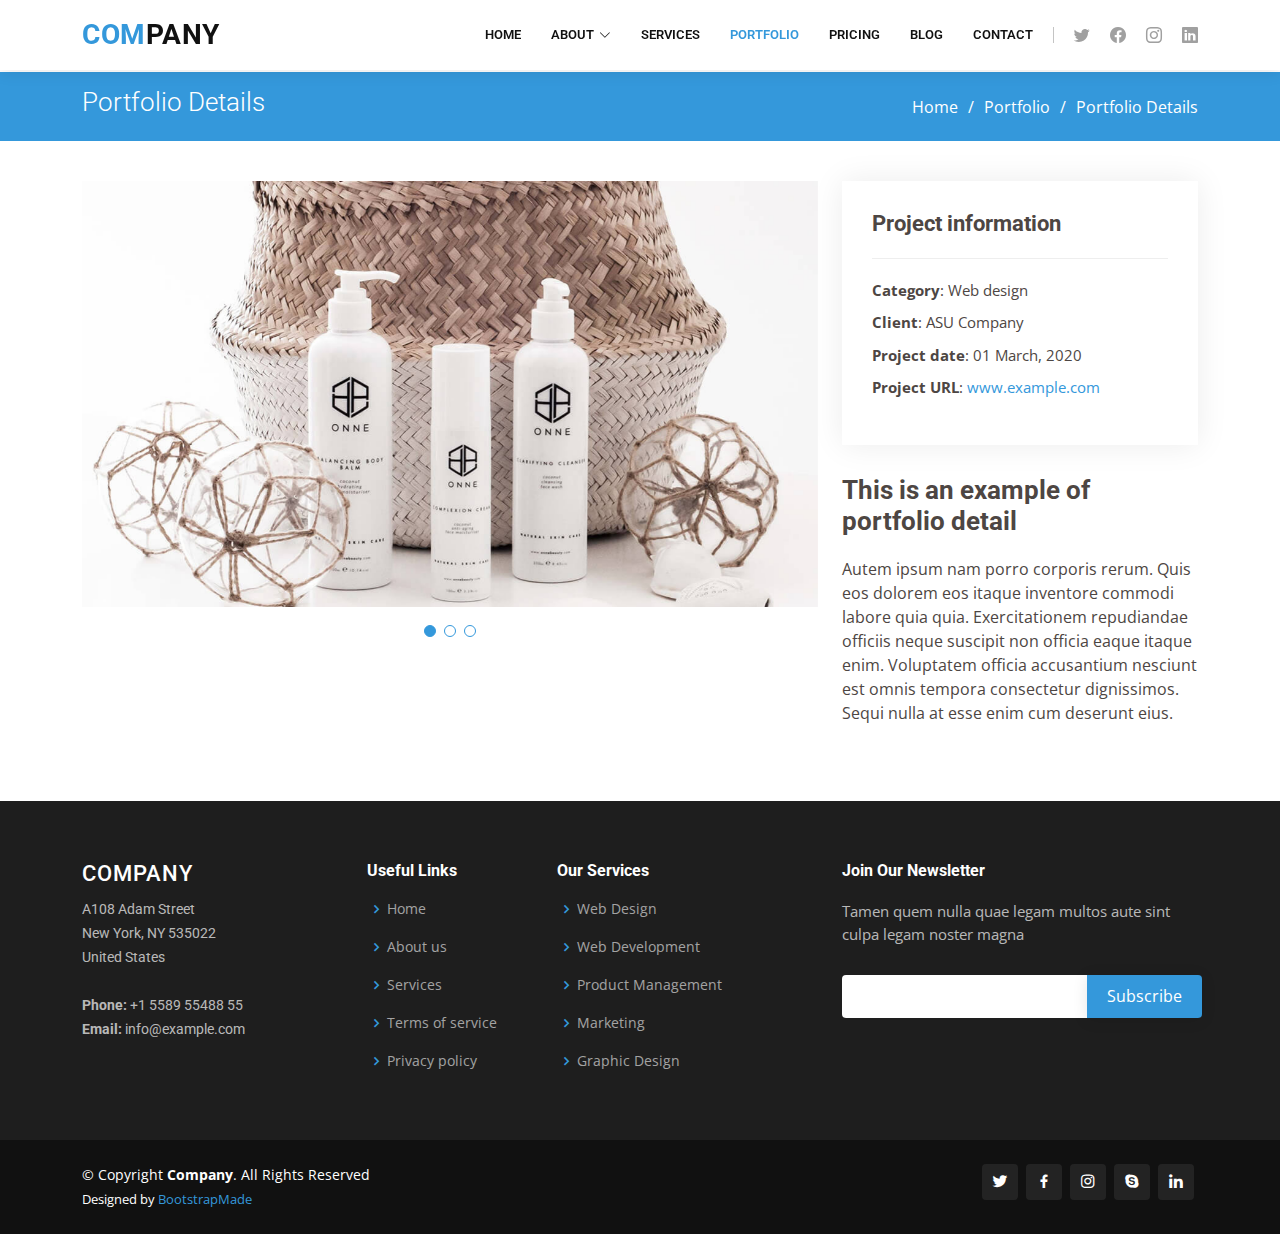
<file: portfolio-details.html>
<!DOCTYPE html>
<html lang="en">

<head>
  <meta charset="utf-8">
  <meta content="width=device-width, initial-scale=1.0" name="viewport">

  <title>Portfolio Details - Company Bootstrap Template</title>
  <meta content="" name="description">
  <meta content="" name="keywords">

  <!-- Favicons -->
  <link href="assets/img/favicon.png" rel="icon">
  <link href="assets/img/apple-touch-icon.png" rel="apple-touch-icon">

  <!-- Google Fonts -->
  <link href="https://fonts.googleapis.com/css?family=Open+Sans:300,300i,400,400i,600,600i,700,700i|Roboto:300,300i,400,400i,500,500i,600,600i,700,700i|Poppins:300,300i,400,400i,500,500i,600,600i,700,700i" rel="stylesheet">

  <!-- Vendor CSS Files -->
  <link href="assets/vendor/animate.css/animate.min.css" rel="stylesheet">
  <link href="assets/vendor/aos/aos.css" rel="stylesheet">
  <link href="assets/vendor/bootstrap/css/bootstrap.min.css" rel="stylesheet">
  <link href="assets/vendor/bootstrap-icons/bootstrap-icons.css" rel="stylesheet">
  <link href="assets/vendor/boxicons/css/boxicons.min.css" rel="stylesheet">
  <link href="assets/vendor/glightbox/css/glightbox.min.css" rel="stylesheet">
  <link href="assets/vendor/remixicon/remixicon.css" rel="stylesheet">
  <link href="assets/vendor/swiper/swiper-bundle.min.css" rel="stylesheet">

  <!-- Template Main CSS File -->
  <link href="assets/css/style.css" rel="stylesheet">

  <!-- =======================================================
  * Template Name: Company
  * Template URL: https://bootstrapmade.com/company-free-html-bootstrap-template/
  * Updated: Mar 17 2024 with Bootstrap v5.3.3
  * Author: BootstrapMade.com
  * License: https://bootstrapmade.com/license/
  ======================================================== -->
</head>

<body>

  <!-- ======= Header ======= -->
  <header id="header" class="fixed-top">
    <div class="container d-flex align-items-center">

      <h1 class="logo me-auto"><a href="index.html"><span>Com</span>pany</a></h1>
      <!-- Uncomment below if you prefer to use an image logo -->
      <!-- <a href="index.html" class="logo me-auto me-lg-0"><img src="assets/img/logo.png" alt="" class="img-fluid"></a>-->

      <nav id="navbar" class="navbar order-last order-lg-0">
        <ul>
          <li><a href="index.html">Home</a></li>

          <li class="dropdown"><a href="#"><span>About</span> <i class="bi bi-chevron-down"></i></a>
            <ul>
              <li><a href="about.html">About Us</a></li>
              <li><a href="team.html">Team</a></li>
              <li><a href="testimonials.html">Testimonials</a></li>
              <li class="dropdown"><a href="#"><span>Deep Drop Down</span> <i class="bi bi-chevron-right"></i></a>
                <ul>
                  <li><a href="#">Deep Drop Down 1</a></li>
                  <li><a href="#">Deep Drop Down 2</a></li>
                  <li><a href="#">Deep Drop Down 3</a></li>
                  <li><a href="#">Deep Drop Down 4</a></li>
                  <li><a href="#">Deep Drop Down 5</a></li>
                </ul>
              </li>
            </ul>
          </li>

          <li><a href="services.html">Services</a></li>
          <li><a href="portfolio.html" class="active">Portfolio</a></li>
          <li><a href="pricing.html">Pricing</a></li>
          <li><a href="blog.html">Blog</a></li>
          <li><a href="contact.html">Contact</a></li>

        </ul>
        <i class="bi bi-list mobile-nav-toggle"></i>
      </nav><!-- .navbar -->

      <div class="header-social-links d-flex">
        <a href="#" class="twitter"><i class="bu bi-twitter"></i></a>
        <a href="#" class="facebook"><i class="bu bi-facebook"></i></a>
        <a href="#" class="instagram"><i class="bu bi-instagram"></i></a>
        <a href="#" class="linkedin"><i class="bu bi-linkedin"></i></i></a>
      </div>

    </div>
  </header><!-- End Header -->

  <main id="main">

    <!-- ======= Breadcrumbs ======= -->
    <section id="breadcrumbs" class="breadcrumbs">
      <div class="container">

        <div class="d-flex justify-content-between align-items-center">
          <h2>Portfolio Details</h2>
          <ol>
            <li><a href="index.html">Home</a></li>
            <li><a href="portfolio.html">Portfolio</a></li>
            <li>Portfolio Details</li>
          </ol>
        </div>

      </div>
    </section><!-- End Breadcrumbs -->

    <!-- ======= Portfolio Details Section ======= -->
    <section id="portfolio-details" class="portfolio-details">
      <div class="container" data-aos="fade-up">

        <div class="row gy-4">

          <div class="col-lg-8">
            <div class="portfolio-details-slider swiper">
              <div class="swiper-wrapper align-items-center">

                <div class="swiper-slide">
                  <img src="assets/img/portfolio/portfolio-details-1.jpg" alt="">
                </div>

                <div class="swiper-slide">
                  <img src="assets/img/portfolio/portfolio-details-2.jpg" alt="">
                </div>

                <div class="swiper-slide">
                  <img src="assets/img/portfolio/portfolio-details-3.jpg" alt="">
                </div>

              </div>
              <div class="swiper-pagination"></div>
            </div>
          </div>

          <div class="col-lg-4">
            <div class="portfolio-info">
              <h3>Project information</h3>
              <ul>
                <li><strong>Category</strong>: Web design</li>
                <li><strong>Client</strong>: ASU Company</li>
                <li><strong>Project date</strong>: 01 March, 2020</li>
                <li><strong>Project URL</strong>: <a href="#">www.example.com</a></li>
              </ul>
            </div>
            <div class="portfolio-description">
              <h2>This is an example of portfolio detail</h2>
              <p>
                Autem ipsum nam porro corporis rerum. Quis eos dolorem eos itaque inventore commodi labore quia quia. Exercitationem repudiandae officiis neque suscipit non officia eaque itaque enim. Voluptatem officia accusantium nesciunt est omnis tempora consectetur dignissimos. Sequi nulla at esse enim cum deserunt eius.
              </p>
            </div>
          </div>

        </div>

      </div>
    </section><!-- End Portfolio Details Section -->

  </main><!-- End #main -->

  <!-- ======= Footer ======= -->
  <footer id="footer">

    <div class="footer-top">
      <div class="container">
        <div class="row">

          <div class="col-lg-3 col-md-6 footer-contact">
            <h3>Company</h3>
            <p>
              A108 Adam Street <br>
              New York, NY 535022<br>
              United States <br><br>
              <strong>Phone:</strong> +1 5589 55488 55<br>
              <strong>Email:</strong> info@example.com<br>
            </p>
          </div>

          <div class="col-lg-2 col-md-6 footer-links">
            <h4>Useful Links</h4>
            <ul>
              <li><i class="bx bx-chevron-right"></i> <a href="#">Home</a></li>
              <li><i class="bx bx-chevron-right"></i> <a href="#">About us</a></li>
              <li><i class="bx bx-chevron-right"></i> <a href="#">Services</a></li>
              <li><i class="bx bx-chevron-right"></i> <a href="#">Terms of service</a></li>
              <li><i class="bx bx-chevron-right"></i> <a href="#">Privacy policy</a></li>
            </ul>
          </div>

          <div class="col-lg-3 col-md-6 footer-links">
            <h4>Our Services</h4>
            <ul>
              <li><i class="bx bx-chevron-right"></i> <a href="#">Web Design</a></li>
              <li><i class="bx bx-chevron-right"></i> <a href="#">Web Development</a></li>
              <li><i class="bx bx-chevron-right"></i> <a href="#">Product Management</a></li>
              <li><i class="bx bx-chevron-right"></i> <a href="#">Marketing</a></li>
              <li><i class="bx bx-chevron-right"></i> <a href="#">Graphic Design</a></li>
            </ul>
          </div>

          <div class="col-lg-4 col-md-6 footer-newsletter">
            <h4>Join Our Newsletter</h4>
            <p>Tamen quem nulla quae legam multos aute sint culpa legam noster magna</p>
            <form action="" method="post">
              <input type="email" name="email"><input type="submit" value="Subscribe">
            </form>
          </div>

        </div>
      </div>
    </div>

    <div class="container d-md-flex py-4">

      <div class="me-md-auto text-center text-md-start">
        <div class="copyright">
          &copy; Copyright <strong><span>Company</span></strong>. All Rights Reserved
        </div>
        <div class="credits">
          <!-- All the links in the footer should remain intact. -->
          <!-- You can delete the links only if you purchased the pro version. -->
          <!-- Licensing information: https://bootstrapmade.com/license/ -->
          <!-- Purchase the pro version with working PHP/AJAX contact form: https://bootstrapmade.com/company-free-html-bootstrap-template/ -->
          Designed by <a href="https://bootstrapmade.com/">BootstrapMade</a>
        </div>
      </div>
      <div class="social-links text-center text-md-right pt-3 pt-md-0">
        <a href="#" class="twitter"><i class="bx bxl-twitter"></i></a>
        <a href="#" class="facebook"><i class="bx bxl-facebook"></i></a>
        <a href="#" class="instagram"><i class="bx bxl-instagram"></i></a>
        <a href="#" class="google-plus"><i class="bx bxl-skype"></i></a>
        <a href="#" class="linkedin"><i class="bx bxl-linkedin"></i></a>
      </div>
    </div>
  </footer><!-- End Footer -->

  <a href="#" class="back-to-top d-flex align-items-center justify-content-center"><i class="bi bi-arrow-up-short"></i></a>

  <!-- Vendor JS Files -->
  <script src="assets/vendor/aos/aos.js"></script>
  <script src="assets/vendor/bootstrap/js/bootstrap.bundle.min.js"></script>
  <script src="assets/vendor/glightbox/js/glightbox.min.js"></script>
  <script src="assets/vendor/isotope-layout/isotope.pkgd.min.js"></script>
  <script src="assets/vendor/swiper/swiper-bundle.min.js"></script>
  <script src="assets/vendor/waypoints/noframework.waypoints.js"></script>
  <script src="assets/vendor/php-email-form/validate.js"></script>

  <!-- Template Main JS File -->
  <script src="assets/js/main.js"></script>

</body>

</html>
</file>
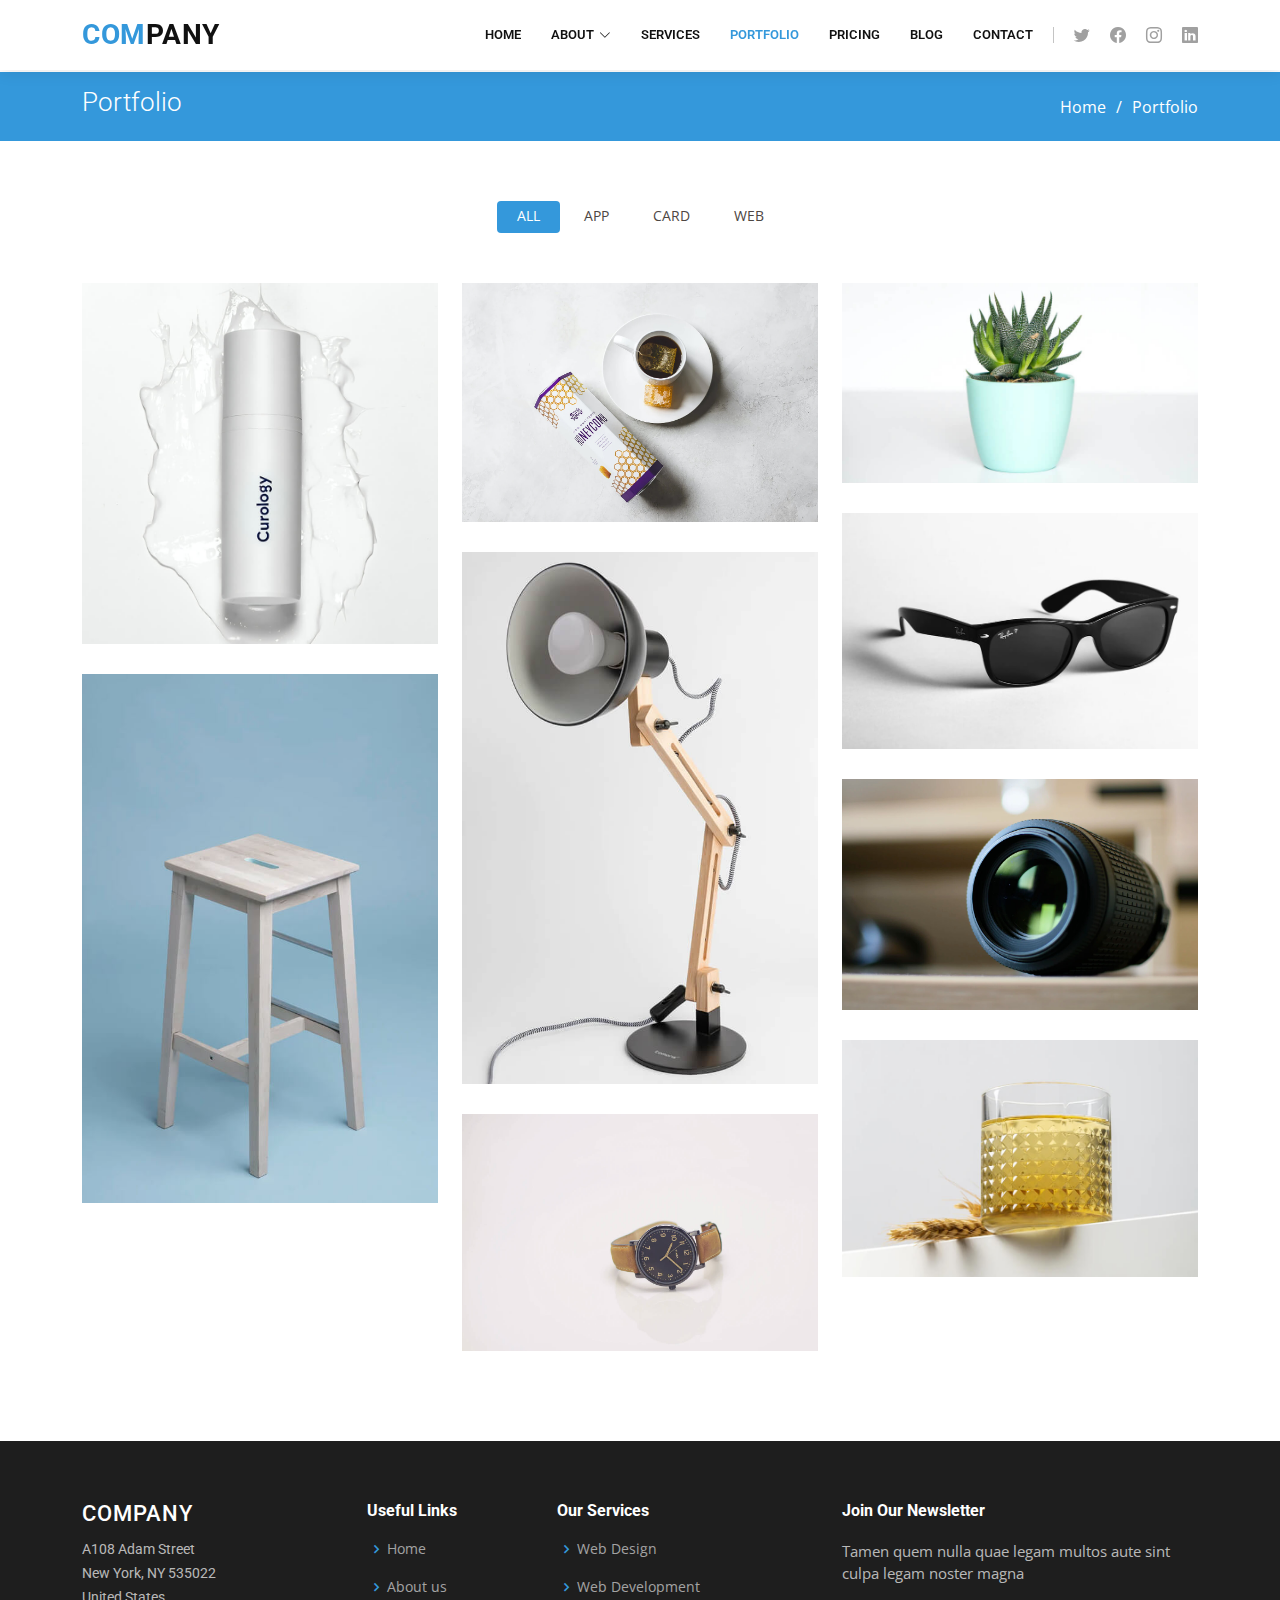
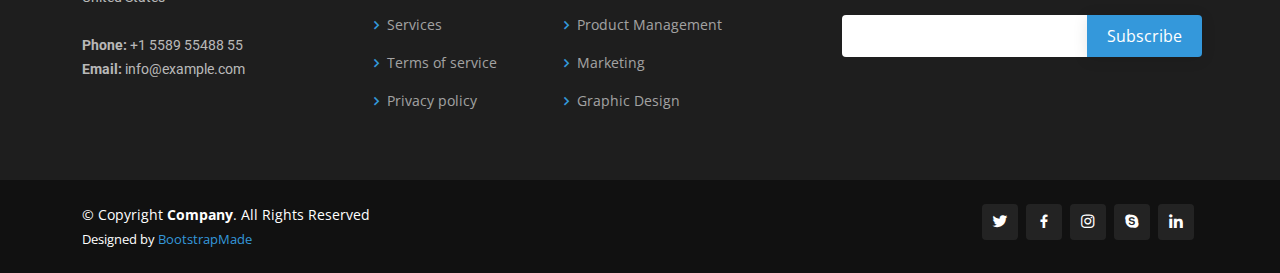
<file: portfolio.html>
<!DOCTYPE html>
<html lang="en">

<head>
  <meta charset="utf-8">
  <meta content="width=device-width, initial-scale=1.0" name="viewport">

  <title>Portfolio - Company Bootstrap Template</title>
  <meta content="" name="description">
  <meta content="" name="keywords">

  <!-- Favicons -->
  <link href="assets/img/favicon.png" rel="icon">
  <link href="assets/img/apple-touch-icon.png" rel="apple-touch-icon">

  <!-- Google Fonts -->
  <link href="https://fonts.googleapis.com/css?family=Open+Sans:300,300i,400,400i,600,600i,700,700i|Roboto:300,300i,400,400i,500,500i,600,600i,700,700i|Poppins:300,300i,400,400i,500,500i,600,600i,700,700i" rel="stylesheet">

  <!-- Vendor CSS Files -->
  <link href="assets/vendor/animate.css/animate.min.css" rel="stylesheet">
  <link href="assets/vendor/aos/aos.css" rel="stylesheet">
  <link href="assets/vendor/bootstrap/css/bootstrap.min.css" rel="stylesheet">
  <link href="assets/vendor/bootstrap-icons/bootstrap-icons.css" rel="stylesheet">
  <link href="assets/vendor/boxicons/css/boxicons.min.css" rel="stylesheet">
  <link href="assets/vendor/glightbox/css/glightbox.min.css" rel="stylesheet">
  <link href="assets/vendor/remixicon/remixicon.css" rel="stylesheet">
  <link href="assets/vendor/swiper/swiper-bundle.min.css" rel="stylesheet">

  <!-- Template Main CSS File -->
  <link href="assets/css/style.css" rel="stylesheet">

  <!-- =======================================================
  * Template Name: Company
  * Template URL: https://bootstrapmade.com/company-free-html-bootstrap-template/
  * Updated: Mar 17 2024 with Bootstrap v5.3.3
  * Author: BootstrapMade.com
  * License: https://bootstrapmade.com/license/
  ======================================================== -->
</head>

<body>

  <!-- ======= Header ======= -->
  <header id="header" class="fixed-top">
    <div class="container d-flex align-items-center">

      <h1 class="logo me-auto"><a href="index.html"><span>Com</span>pany</a></h1>
      <!-- Uncomment below if you prefer to use an image logo -->
      <!-- <a href="index.html" class="logo me-auto me-lg-0"><img src="assets/img/logo.png" alt="" class="img-fluid"></a>-->

      <nav id="navbar" class="navbar order-last order-lg-0">
        <ul>
          <li><a href="index.html">Home</a></li>

          <li class="dropdown"><a href="#"><span>About</span> <i class="bi bi-chevron-down"></i></a>
            <ul>
              <li><a href="about.html">About Us</a></li>
              <li><a href="team.html">Team</a></li>
              <li><a href="testimonials.html">Testimonials</a></li>
              <li class="dropdown"><a href="#"><span>Deep Drop Down</span> <i class="bi bi-chevron-right"></i></a>
                <ul>
                  <li><a href="#">Deep Drop Down 1</a></li>
                  <li><a href="#">Deep Drop Down 2</a></li>
                  <li><a href="#">Deep Drop Down 3</a></li>
                  <li><a href="#">Deep Drop Down 4</a></li>
                  <li><a href="#">Deep Drop Down 5</a></li>
                </ul>
              </li>
            </ul>
          </li>

          <li><a href="services.html">Services</a></li>
          <li><a href="portfolio.html" class="active">Portfolio</a></li>
          <li><a href="pricing.html">Pricing</a></li>
          <li><a href="blog.html">Blog</a></li>
          <li><a href="contact.html">Contact</a></li>

        </ul>
        <i class="bi bi-list mobile-nav-toggle"></i>
      </nav><!-- .navbar -->

      <div class="header-social-links d-flex">
        <a href="#" class="twitter"><i class="bu bi-twitter"></i></a>
        <a href="#" class="facebook"><i class="bu bi-facebook"></i></a>
        <a href="#" class="instagram"><i class="bu bi-instagram"></i></a>
        <a href="#" class="linkedin"><i class="bu bi-linkedin"></i></i></a>
      </div>

    </div>
  </header><!-- End Header -->

  <main id="main">

    <!-- ======= Breadcrumbs ======= -->
    <section id="breadcrumbs" class="breadcrumbs">
      <div class="container">

        <div class="d-flex justify-content-between align-items-center">
          <h2>Portfolio</h2>
          <ol>
            <li><a href="index.html">Home</a></li>
            <li>Portfolio</li>
          </ol>
        </div>

      </div>
    </section><!-- End Breadcrumbs -->

    <!-- ======= Portfolio Section ======= -->
    <section id="portfolio" class="portfolio">
      <div class="container">

        <div class="row" data-aos="fade-up">
          <div class="col-lg-12 d-flex justify-content-center">
            <ul id="portfolio-flters">
              <li data-filter="*" class="filter-active">All</li>
              <li data-filter=".filter-app">App</li>
              <li data-filter=".filter-card">Card</li>
              <li data-filter=".filter-web">Web</li>
            </ul>
          </div>
        </div>

        <div class="row portfolio-container" data-aos="fade-up">

          <div class="col-lg-4 col-md-6 portfolio-item filter-app">
            <img src="assets/img/portfolio/portfolio-1.jpg" class="img-fluid" alt="">
            <div class="portfolio-info">
              <h4>App 1</h4>
              <p>App</p>
              <a href="assets/img/portfolio/portfolio-1.jpg" data-gallery="portfolioGallery" class="portfolio-lightbox preview-link" title="App 1"><i class="bx bx-plus"></i></a>
              <a href="portfolio-details.html" class="details-link" title="More Details"><i class="bx bx-link"></i></a>
            </div>
          </div>

          <div class="col-lg-4 col-md-6 portfolio-item filter-web">
            <img src="assets/img/portfolio/portfolio-2.jpg" class="img-fluid" alt="">
            <div class="portfolio-info">
              <h4>Web 3</h4>
              <p>Web</p>
              <a href="assets/img/portfolio/portfolio-2.jpg" data-gallery="portfolioGallery" class="portfolio-lightbox preview-link" title="Web 3"><i class="bx bx-plus"></i></a>
              <a href="portfolio-details.html" class="details-link" title="More Details"><i class="bx bx-link"></i></a>
            </div>
          </div>

          <div class="col-lg-4 col-md-6 portfolio-item filter-app">
            <img src="assets/img/portfolio/portfolio-3.jpg" class="img-fluid" alt="">
            <div class="portfolio-info">
              <h4>App 2</h4>
              <p>App</p>
              <a href="assets/img/portfolio/portfolio-3.jpg" data-gallery="portfolioGallery" class="portfolio-lightbox preview-link" title="App 2"><i class="bx bx-plus"></i></a>
              <a href="portfolio-details.html" class="details-link" title="More Details"><i class="bx bx-link"></i></a>
            </div>
          </div>

          <div class="col-lg-4 col-md-6 portfolio-item filter-card">
            <img src="assets/img/portfolio/portfolio-4.jpg" class="img-fluid" alt="">
            <div class="portfolio-info">
              <h4>Card 2</h4>
              <p>Card</p>
              <a href="assets/img/portfolio/portfolio-4.jpg" data-gallery="portfolioGallery" class="portfolio-lightbox preview-link" title="Card 2"><i class="bx bx-plus"></i></a>
              <a href="portfolio-details.html" class="details-link" title="More Details"><i class="bx bx-link"></i></a>
            </div>
          </div>

          <div class="col-lg-4 col-md-6 portfolio-item filter-web">
            <img src="assets/img/portfolio/portfolio-5.jpg" class="img-fluid" alt="">
            <div class="portfolio-info">
              <h4>Web 2</h4>
              <p>Web</p>
              <a href="assets/img/portfolio/portfolio-5.jpg" data-gallery="portfolioGallery" class="portfolio-lightbox preview-link" title="Web 2"><i class="bx bx-plus"></i></a>
              <a href="portfolio-details.html" class="details-link" title="More Details"><i class="bx bx-link"></i></a>
            </div>
          </div>

          <div class="col-lg-4 col-md-6 portfolio-item filter-app">
            <img src="assets/img/portfolio/portfolio-6.jpg" class="img-fluid" alt="">
            <div class="portfolio-info">
              <h4>App 3</h4>
              <p>App</p>
              <a href="assets/img/portfolio/portfolio-6.jpg" data-gallery="portfolioGallery" class="portfolio-lightbox preview-link" title="App 3"><i class="bx bx-plus"></i></a>
              <a href="portfolio-details.html" class="details-link" title="More Details"><i class="bx bx-link"></i></a>
            </div>
          </div>

          <div class="col-lg-4 col-md-6 portfolio-item filter-card">
            <img src="assets/img/portfolio/portfolio-7.jpg" class="img-fluid" alt="">
            <div class="portfolio-info">
              <h4>Card 1</h4>
              <p>Card</p>
              <a href="assets/img/portfolio/portfolio-7.jpg" data-gallery="portfolioGallery" class="portfolio-lightbox preview-link" title="Card 1"><i class="bx bx-plus"></i></a>
              <a href="portfolio-details.html" class="details-link" title="More Details"><i class="bx bx-link"></i></a>
            </div>
          </div>

          <div class="col-lg-4 col-md-6 portfolio-item filter-card">
            <img src="assets/img/portfolio/portfolio-8.jpg" class="img-fluid" alt="">
            <div class="portfolio-info">
              <h4>Card 3</h4>
              <p>Card</p>
              <a href="assets/img/portfolio/portfolio-8.jpg" data-gallery="portfolioGallery" class="portfolio-lightbox preview-link" title="Card 3"><i class="bx bx-plus"></i></a>
              <a href="portfolio-details.html" class="details-link" title="More Details"><i class="bx bx-link"></i></a>
            </div>
          </div>

          <div class="col-lg-4 col-md-6 portfolio-item filter-web">
            <img src="assets/img/portfolio/portfolio-9.jpg" class="img-fluid" alt="">
            <div class="portfolio-info">
              <h4>Web 3</h4>
              <p>Web</p>
              <a href="assets/img/portfolio/portfolio-9.jpg" data-gallery="portfolioGallery" class="portfolio-lightbox preview-link" title="Web 3"><i class="bx bx-plus"></i></a>
              <a href="portfolio-details.html" class="details-link" title="More Details"><i class="bx bx-link"></i></a>
            </div>
          </div>

        </div>

      </div>
    </section><!-- End Portfolio Section -->

  </main><!-- End #main -->

  <!-- ======= Footer ======= -->
  <footer id="footer">

    <div class="footer-top">
      <div class="container">
        <div class="row">

          <div class="col-lg-3 col-md-6 footer-contact">
            <h3>Company</h3>
            <p>
              A108 Adam Street <br>
              New York, NY 535022<br>
              United States <br><br>
              <strong>Phone:</strong> +1 5589 55488 55<br>
              <strong>Email:</strong> info@example.com<br>
            </p>
          </div>

          <div class="col-lg-2 col-md-6 footer-links">
            <h4>Useful Links</h4>
            <ul>
              <li><i class="bx bx-chevron-right"></i> <a href="#">Home</a></li>
              <li><i class="bx bx-chevron-right"></i> <a href="#">About us</a></li>
              <li><i class="bx bx-chevron-right"></i> <a href="#">Services</a></li>
              <li><i class="bx bx-chevron-right"></i> <a href="#">Terms of service</a></li>
              <li><i class="bx bx-chevron-right"></i> <a href="#">Privacy policy</a></li>
            </ul>
          </div>

          <div class="col-lg-3 col-md-6 footer-links">
            <h4>Our Services</h4>
            <ul>
              <li><i class="bx bx-chevron-right"></i> <a href="#">Web Design</a></li>
              <li><i class="bx bx-chevron-right"></i> <a href="#">Web Development</a></li>
              <li><i class="bx bx-chevron-right"></i> <a href="#">Product Management</a></li>
              <li><i class="bx bx-chevron-right"></i> <a href="#">Marketing</a></li>
              <li><i class="bx bx-chevron-right"></i> <a href="#">Graphic Design</a></li>
            </ul>
          </div>

          <div class="col-lg-4 col-md-6 footer-newsletter">
            <h4>Join Our Newsletter</h4>
            <p>Tamen quem nulla quae legam multos aute sint culpa legam noster magna</p>
            <form action="" method="post">
              <input type="email" name="email"><input type="submit" value="Subscribe">
            </form>
          </div>

        </div>
      </div>
    </div>

    <div class="container d-md-flex py-4">

      <div class="me-md-auto text-center text-md-start">
        <div class="copyright">
          &copy; Copyright <strong><span>Company</span></strong>. All Rights Reserved
        </div>
        <div class="credits">
          <!-- All the links in the footer should remain intact. -->
          <!-- You can delete the links only if you purchased the pro version. -->
          <!-- Licensing information: https://bootstrapmade.com/license/ -->
          <!-- Purchase the pro version with working PHP/AJAX contact form: https://bootstrapmade.com/company-free-html-bootstrap-template/ -->
          Designed by <a href="https://bootstrapmade.com/">BootstrapMade</a>
        </div>
      </div>
      <div class="social-links text-center text-md-right pt-3 pt-md-0">
        <a href="#" class="twitter"><i class="bx bxl-twitter"></i></a>
        <a href="#" class="facebook"><i class="bx bxl-facebook"></i></a>
        <a href="#" class="instagram"><i class="bx bxl-instagram"></i></a>
        <a href="#" class="google-plus"><i class="bx bxl-skype"></i></a>
        <a href="#" class="linkedin"><i class="bx bxl-linkedin"></i></a>
      </div>
    </div>
  </footer><!-- End Footer -->

  <a href="#" class="back-to-top d-flex align-items-center justify-content-center"><i class="bi bi-arrow-up-short"></i></a>

  <!-- Vendor JS Files -->
  <script src="assets/vendor/aos/aos.js"></script>
  <script src="assets/vendor/bootstrap/js/bootstrap.bundle.min.js"></script>
  <script src="assets/vendor/glightbox/js/glightbox.min.js"></script>
  <script src="assets/vendor/isotope-layout/isotope.pkgd.min.js"></script>
  <script src="assets/vendor/swiper/swiper-bundle.min.js"></script>
  <script src="assets/vendor/waypoints/noframework.waypoints.js"></script>
  <script src="assets/vendor/php-email-form/validate.js"></script>

  <!-- Template Main JS File -->
  <script src="assets/js/main.js"></script>

</body>

</html>
</file>
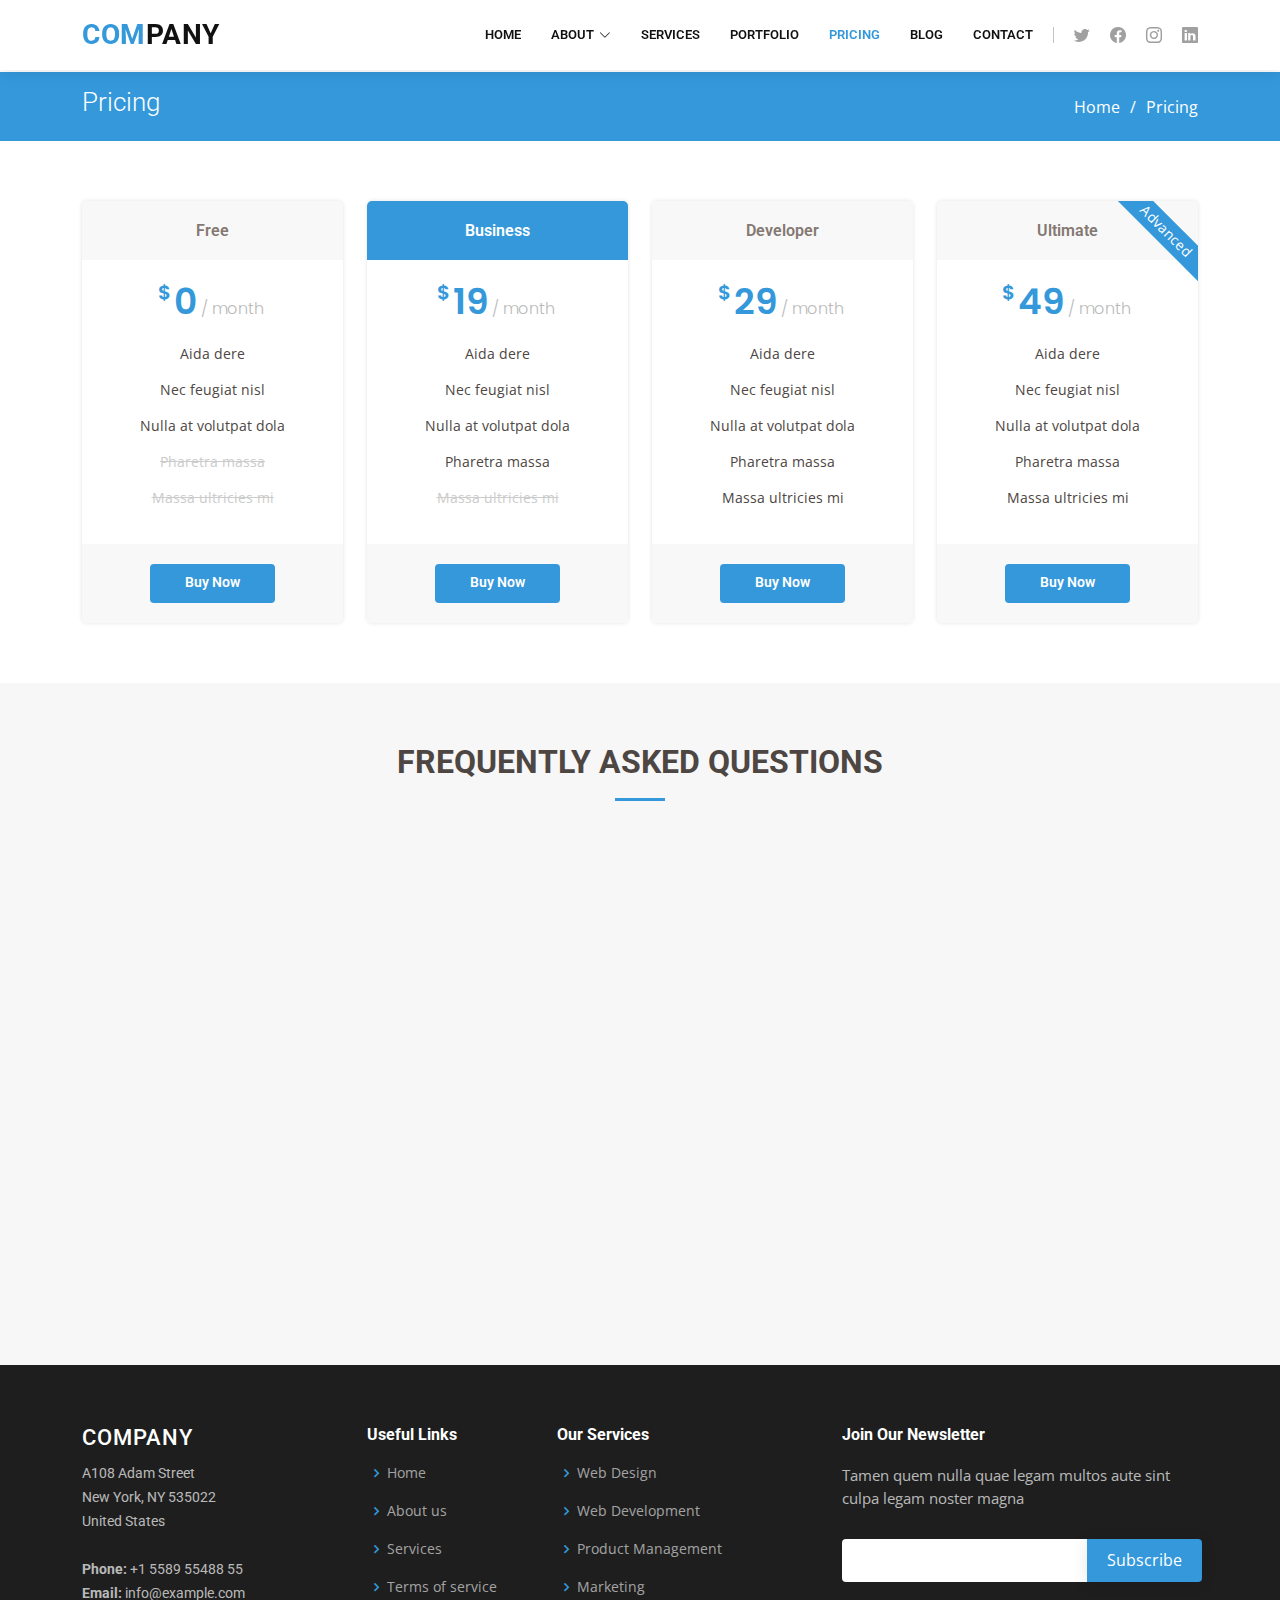
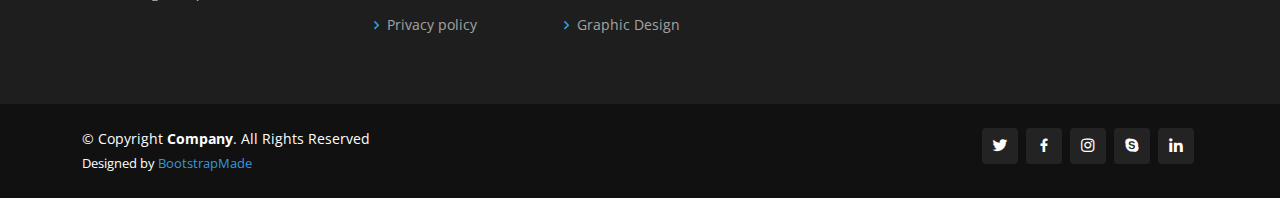
<file: pricing.html>
<!DOCTYPE html>
<html lang="en">

<head>
  <meta charset="utf-8">
  <meta content="width=device-width, initial-scale=1.0" name="viewport">

  <title>Pricing - Company Bootstrap Template</title>
  <meta content="" name="description">
  <meta content="" name="keywords">

  <!-- Favicons -->
  <link href="assets/img/favicon.png" rel="icon">
  <link href="assets/img/apple-touch-icon.png" rel="apple-touch-icon">

  <!-- Google Fonts -->
  <link href="https://fonts.googleapis.com/css?family=Open+Sans:300,300i,400,400i,600,600i,700,700i|Roboto:300,300i,400,400i,500,500i,600,600i,700,700i|Poppins:300,300i,400,400i,500,500i,600,600i,700,700i" rel="stylesheet">

  <!-- Vendor CSS Files -->
  <link href="assets/vendor/animate.css/animate.min.css" rel="stylesheet">
  <link href="assets/vendor/aos/aos.css" rel="stylesheet">
  <link href="assets/vendor/bootstrap/css/bootstrap.min.css" rel="stylesheet">
  <link href="assets/vendor/bootstrap-icons/bootstrap-icons.css" rel="stylesheet">
  <link href="assets/vendor/boxicons/css/boxicons.min.css" rel="stylesheet">
  <link href="assets/vendor/glightbox/css/glightbox.min.css" rel="stylesheet">
  <link href="assets/vendor/remixicon/remixicon.css" rel="stylesheet">
  <link href="assets/vendor/swiper/swiper-bundle.min.css" rel="stylesheet">

  <!-- Template Main CSS File -->
  <link href="assets/css/style.css" rel="stylesheet">

  <!-- =======================================================
  * Template Name: Company
  * Template URL: https://bootstrapmade.com/company-free-html-bootstrap-template/
  * Updated: Mar 17 2024 with Bootstrap v5.3.3
  * Author: BootstrapMade.com
  * License: https://bootstrapmade.com/license/
  ======================================================== -->
</head>

<body>

  <!-- ======= Header ======= -->
  <header id="header" class="fixed-top">
    <div class="container d-flex align-items-center">

      <h1 class="logo me-auto"><a href="index.html"><span>Com</span>pany</a></h1>
      <!-- Uncomment below if you prefer to use an image logo -->
      <!-- <a href="index.html" class="logo me-auto me-lg-0"><img src="assets/img/logo.png" alt="" class="img-fluid"></a>-->

      <nav id="navbar" class="navbar order-last order-lg-0">
        <ul>
          <li><a href="index.html">Home</a></li>

          <li class="dropdown"><a href="#"><span>About</span> <i class="bi bi-chevron-down"></i></a>
            <ul>
              <li><a href="about.html">About Us</a></li>
              <li><a href="team.html">Team</a></li>
              <li><a href="testimonials.html">Testimonials</a></li>
              <li class="dropdown"><a href="#"><span>Deep Drop Down</span> <i class="bi bi-chevron-right"></i></a>
                <ul>
                  <li><a href="#">Deep Drop Down 1</a></li>
                  <li><a href="#">Deep Drop Down 2</a></li>
                  <li><a href="#">Deep Drop Down 3</a></li>
                  <li><a href="#">Deep Drop Down 4</a></li>
                  <li><a href="#">Deep Drop Down 5</a></li>
                </ul>
              </li>
            </ul>
          </li>

          <li><a href="services.html">Services</a></li>
          <li><a href="portfolio.html">Portfolio</a></li>
          <li><a href="pricing.html" class="active">Pricing</a></li>
          <li><a href="blog.html">Blog</a></li>
          <li><a href="contact.html">Contact</a></li>

        </ul>
        <i class="bi bi-list mobile-nav-toggle"></i>
      </nav><!-- .navbar -->

      <div class="header-social-links d-flex">
        <a href="#" class="twitter"><i class="bu bi-twitter"></i></a>
        <a href="#" class="facebook"><i class="bu bi-facebook"></i></a>
        <a href="#" class="instagram"><i class="bu bi-instagram"></i></a>
        <a href="#" class="linkedin"><i class="bu bi-linkedin"></i></i></a>
      </div>

    </div>
  </header><!-- End Header -->

  <main id="main">

    <!-- ======= Breadcrumbs ======= -->
    <section id="breadcrumbs" class="breadcrumbs">
      <div class="container">

        <div class="d-flex justify-content-between align-items-center">
          <h2>Pricing</h2>
          <ol>
            <li><a href="index.html">Home</a></li>
            <li>Pricing</li>
          </ol>
        </div>

      </div>
    </section><!-- End Breadcrumbs -->

    <!-- ======= Pricing Section ======= -->
    <section id="pricing" class="pricing">
      <div class="container" data-aos="fade-up">

        <div class="row">

          <div class="col-lg-3 col-md-6">
            <div class="box">
              <h3>Free</h3>
              <h4><sup>$</sup>0<span> / month</span></h4>
              <ul>
                <li>Aida dere</li>
                <li>Nec feugiat nisl</li>
                <li>Nulla at volutpat dola</li>
                <li class="na">Pharetra massa</li>
                <li class="na">Massa ultricies mi</li>
              </ul>
              <div class="btn-wrap">
                <a href="#" class="btn-buy">Buy Now</a>
              </div>
            </div>
          </div>

          <div class="col-lg-3 col-md-6 mt-4 mt-md-0">
            <div class="box featured">
              <h3>Business</h3>
              <h4><sup>$</sup>19<span> / month</span></h4>
              <ul>
                <li>Aida dere</li>
                <li>Nec feugiat nisl</li>
                <li>Nulla at volutpat dola</li>
                <li>Pharetra massa</li>
                <li class="na">Massa ultricies mi</li>
              </ul>
              <div class="btn-wrap">
                <a href="#" class="btn-buy">Buy Now</a>
              </div>
            </div>
          </div>

          <div class="col-lg-3 col-md-6 mt-4 mt-lg-0">
            <div class="box">
              <h3>Developer</h3>
              <h4><sup>$</sup>29<span> / month</span></h4>
              <ul>
                <li>Aida dere</li>
                <li>Nec feugiat nisl</li>
                <li>Nulla at volutpat dola</li>
                <li>Pharetra massa</li>
                <li>Massa ultricies mi</li>
              </ul>
              <div class="btn-wrap">
                <a href="#" class="btn-buy">Buy Now</a>
              </div>
            </div>
          </div>

          <div class="col-lg-3 col-md-6 mt-4 mt-lg-0">
            <div class="box">
              <span class="advanced">Advanced</span>
              <h3>Ultimate</h3>
              <h4><sup>$</sup>49<span> / month</span></h4>
              <ul>
                <li>Aida dere</li>
                <li>Nec feugiat nisl</li>
                <li>Nulla at volutpat dola</li>
                <li>Pharetra massa</li>
                <li>Massa ultricies mi</li>
              </ul>
              <div class="btn-wrap">
                <a href="#" class="btn-buy">Buy Now</a>
              </div>
            </div>
          </div>

        </div>

      </div>
    </section><!-- End Pricing Section -->

    <!-- ======= Frequently Asked Questions Section ======= -->
    <section id="faq" class="faq section-bg">
      <div class="container" data-aos="fade-up">

        <div class="section-title">
          <h2>Frequently Asked Questions</h2>
        </div>

        <div class="faq-list">
          <ul>
            <li data-aos="fade-up">
              <i class="bx bx-help-circle icon-help"></i> <a data-bs-toggle="collapse" class="collapse" data-bs-target="#faq-list-1">Non consectetur a erat nam at lectus urna duis? <i class="bx bx-chevron-down icon-show"></i><i class="bx bx-chevron-up icon-close"></i></a>
              <div id="faq-list-1" class="collapse show" data-bs-parent=".faq-list">
                <p>
                  Feugiat pretium nibh ipsum consequat. Tempus iaculis urna id volutpat lacus laoreet non curabitur gravida. Venenatis lectus magna fringilla urna porttitor rhoncus dolor purus non.
                </p>
              </div>
            </li>

            <li data-aos="fade-up" data-aos-delay="100">
              <i class="bx bx-help-circle icon-help"></i> <a data-bs-toggle="collapse" data-bs-target="#faq-list-2" class="collapsed">Feugiat scelerisque varius morbi enim nunc? <i class="bx bx-chevron-down icon-show"></i><i class="bx bx-chevron-up icon-close"></i></a>
              <div id="faq-list-2" class="collapse" data-bs-parent=".faq-list">
                <p>
                  Dolor sit amet consectetur adipiscing elit pellentesque habitant morbi. Id interdum velit laoreet id donec ultrices. Fringilla phasellus faucibus scelerisque eleifend donec pretium. Est pellentesque elit ullamcorper dignissim. Mauris ultrices eros in cursus turpis massa tincidunt dui.
                </p>
              </div>
            </li>

            <li data-aos="fade-up" data-aos-delay="200">
              <i class="bx bx-help-circle icon-help"></i> <a data-bs-toggle="collapse" data-bs-target="#faq-list-3" class="collapsed">Dolor sit amet consectetur adipiscing elit? <i class="bx bx-chevron-down icon-show"></i><i class="bx bx-chevron-up icon-close"></i></a>
              <div id="faq-list-3" class="collapse" data-bs-parent=".faq-list">
                <p>
                  Eleifend mi in nulla posuere sollicitudin aliquam ultrices sagittis orci. Faucibus pulvinar elementum integer enim. Sem nulla pharetra diam sit amet nisl suscipit. Rutrum tellus pellentesque eu tincidunt. Lectus urna duis convallis convallis tellus. Urna molestie at elementum eu facilisis sed odio morbi quis
                </p>
              </div>
            </li>

            <li data-aos="fade-up" data-aos-delay="300">
              <i class="bx bx-help-circle icon-help"></i> <a data-bs-toggle="collapse" data-bs-target="#faq-list-4" class="collapsed">Tempus quam pellentesque nec nam aliquam sem et tortor consequat? <i class="bx bx-chevron-down icon-show"></i><i class="bx bx-chevron-up icon-close"></i></a>
              <div id="faq-list-4" class="collapse" data-bs-parent=".faq-list">
                <p>
                  Molestie a iaculis at erat pellentesque adipiscing commodo. Dignissim suspendisse in est ante in. Nunc vel risus commodo viverra maecenas accumsan. Sit amet nisl suscipit adipiscing bibendum est. Purus gravida quis blandit turpis cursus in.
                </p>
              </div>
            </li>

            <li data-aos="fade-up" data-aos-delay="400">
              <i class="bx bx-help-circle icon-help"></i> <a data-bs-toggle="collapse" data-bs-target="#faq-list-5" class="collapsed">Tortor vitae purus faucibus ornare. Varius vel pharetra vel turpis nunc eget lorem dolor? <i class="bx bx-chevron-down icon-show"></i><i class="bx bx-chevron-up icon-close"></i></a>
              <div id="faq-list-5" class="collapse" data-bs-parent=".faq-list">
                <p>
                  Laoreet sit amet cursus sit amet dictum sit amet justo. Mauris vitae ultricies leo integer malesuada nunc vel. Tincidunt eget nullam non nisi est sit amet. Turpis nunc eget lorem dolor sed. Ut venenatis tellus in metus vulputate eu scelerisque.
                </p>
              </div>
            </li>

          </ul>
        </div>

      </div>
    </section><!-- End Frequently Asked Questions Section -->

  </main><!-- End #main -->

  <!-- ======= Footer ======= -->
  <footer id="footer">

    <div class="footer-top">
      <div class="container">
        <div class="row">

          <div class="col-lg-3 col-md-6 footer-contact">
            <h3>Company</h3>
            <p>
              A108 Adam Street <br>
              New York, NY 535022<br>
              United States <br><br>
              <strong>Phone:</strong> +1 5589 55488 55<br>
              <strong>Email:</strong> info@example.com<br>
            </p>
          </div>

          <div class="col-lg-2 col-md-6 footer-links">
            <h4>Useful Links</h4>
            <ul>
              <li><i class="bx bx-chevron-right"></i> <a href="#">Home</a></li>
              <li><i class="bx bx-chevron-right"></i> <a href="#">About us</a></li>
              <li><i class="bx bx-chevron-right"></i> <a href="#">Services</a></li>
              <li><i class="bx bx-chevron-right"></i> <a href="#">Terms of service</a></li>
              <li><i class="bx bx-chevron-right"></i> <a href="#">Privacy policy</a></li>
            </ul>
          </div>

          <div class="col-lg-3 col-md-6 footer-links">
            <h4>Our Services</h4>
            <ul>
              <li><i class="bx bx-chevron-right"></i> <a href="#">Web Design</a></li>
              <li><i class="bx bx-chevron-right"></i> <a href="#">Web Development</a></li>
              <li><i class="bx bx-chevron-right"></i> <a href="#">Product Management</a></li>
              <li><i class="bx bx-chevron-right"></i> <a href="#">Marketing</a></li>
              <li><i class="bx bx-chevron-right"></i> <a href="#">Graphic Design</a></li>
            </ul>
          </div>

          <div class="col-lg-4 col-md-6 footer-newsletter">
            <h4>Join Our Newsletter</h4>
            <p>Tamen quem nulla quae legam multos aute sint culpa legam noster magna</p>
            <form action="" method="post">
              <input type="email" name="email"><input type="submit" value="Subscribe">
            </form>
          </div>

        </div>
      </div>
    </div>

    <div class="container d-md-flex py-4">

      <div class="me-md-auto text-center text-md-start">
        <div class="copyright">
          &copy; Copyright <strong><span>Company</span></strong>. All Rights Reserved
        </div>
        <div class="credits">
          <!-- All the links in the footer should remain intact. -->
          <!-- You can delete the links only if you purchased the pro version. -->
          <!-- Licensing information: https://bootstrapmade.com/license/ -->
          <!-- Purchase the pro version with working PHP/AJAX contact form: https://bootstrapmade.com/company-free-html-bootstrap-template/ -->
          Designed by <a href="https://bootstrapmade.com/">BootstrapMade</a>
        </div>
      </div>
      <div class="social-links text-center text-md-right pt-3 pt-md-0">
        <a href="#" class="twitter"><i class="bx bxl-twitter"></i></a>
        <a href="#" class="facebook"><i class="bx bxl-facebook"></i></a>
        <a href="#" class="instagram"><i class="bx bxl-instagram"></i></a>
        <a href="#" class="google-plus"><i class="bx bxl-skype"></i></a>
        <a href="#" class="linkedin"><i class="bx bxl-linkedin"></i></a>
      </div>
    </div>
  </footer><!-- End Footer -->

  <a href="#" class="back-to-top d-flex align-items-center justify-content-center"><i class="bi bi-arrow-up-short"></i></a>

  <!-- Vendor JS Files -->
  <script src="assets/vendor/aos/aos.js"></script>
  <script src="assets/vendor/bootstrap/js/bootstrap.bundle.min.js"></script>
  <script src="assets/vendor/glightbox/js/glightbox.min.js"></script>
  <script src="assets/vendor/isotope-layout/isotope.pkgd.min.js"></script>
  <script src="assets/vendor/swiper/swiper-bundle.min.js"></script>
  <script src="assets/vendor/waypoints/noframework.waypoints.js"></script>
  <script src="assets/vendor/php-email-form/validate.js"></script>

  <!-- Template Main JS File -->
  <script src="assets/js/main.js"></script>

</body>

</html>
</file>
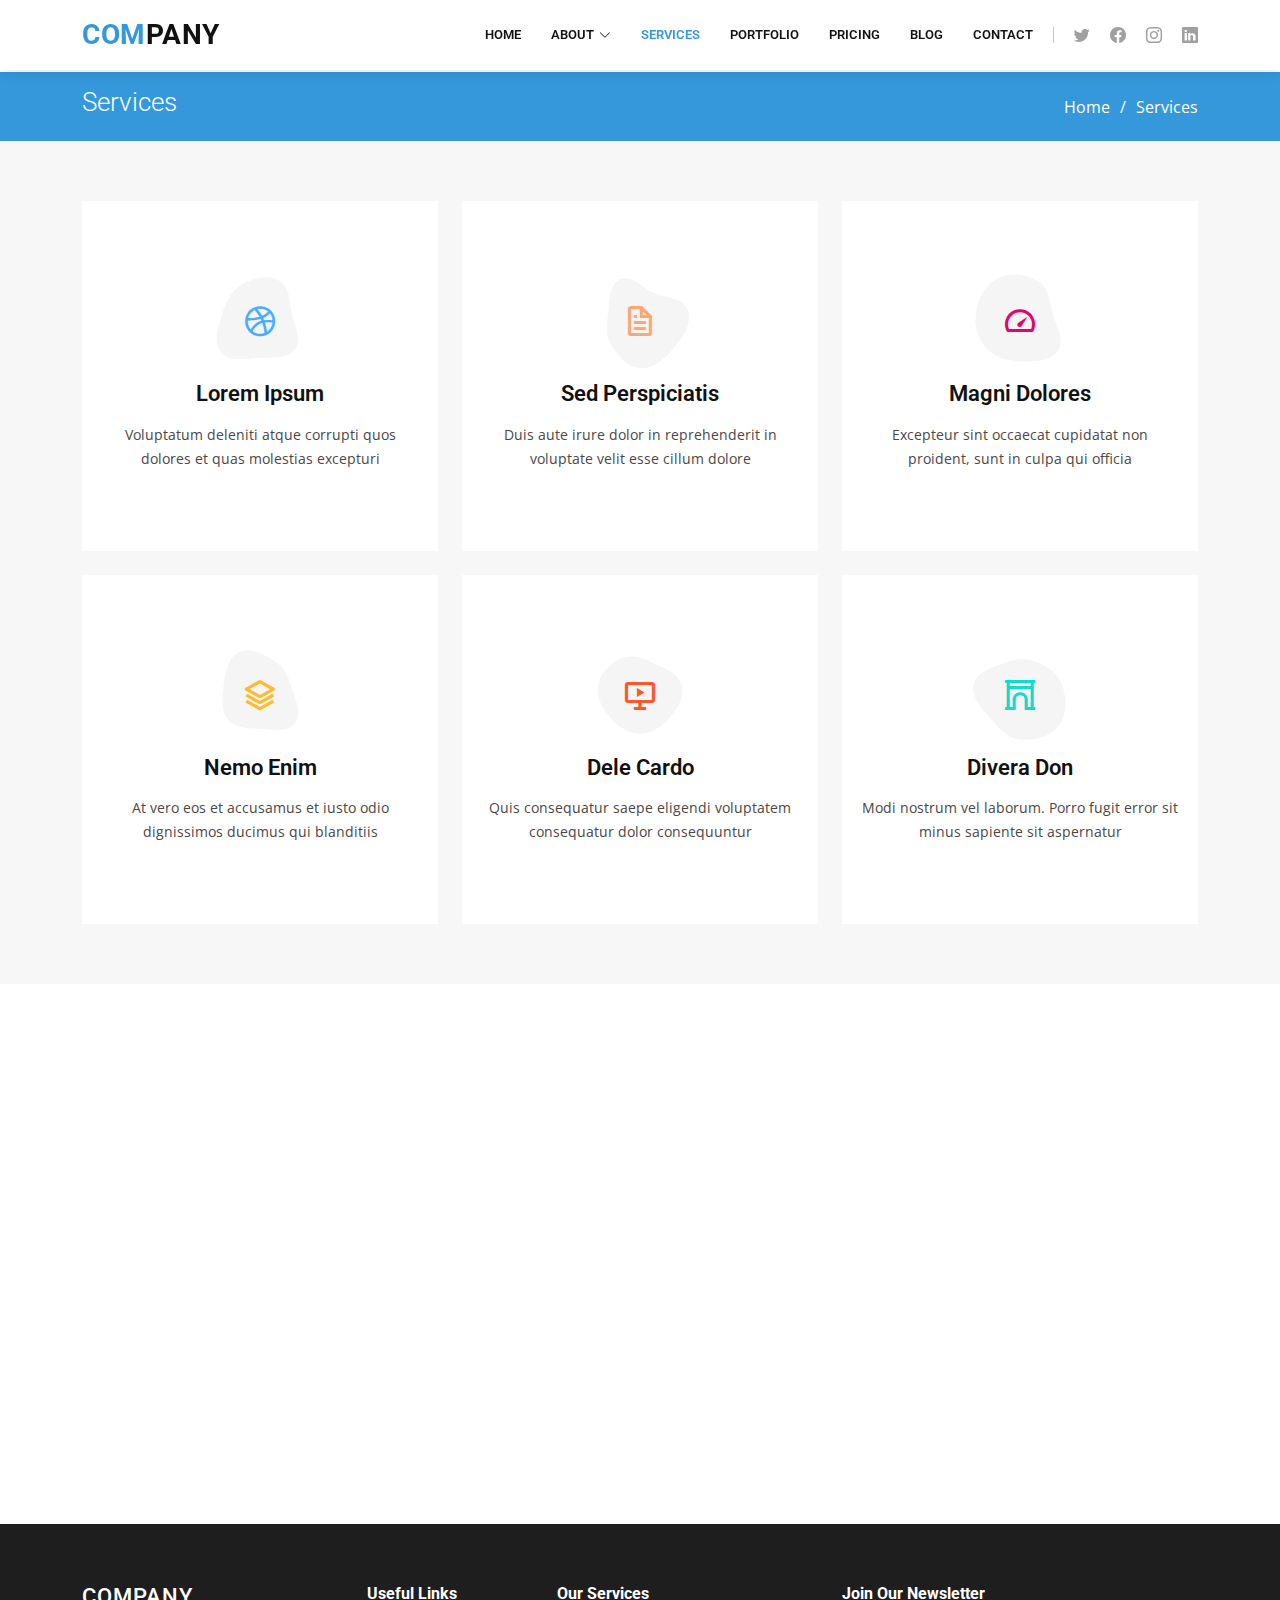
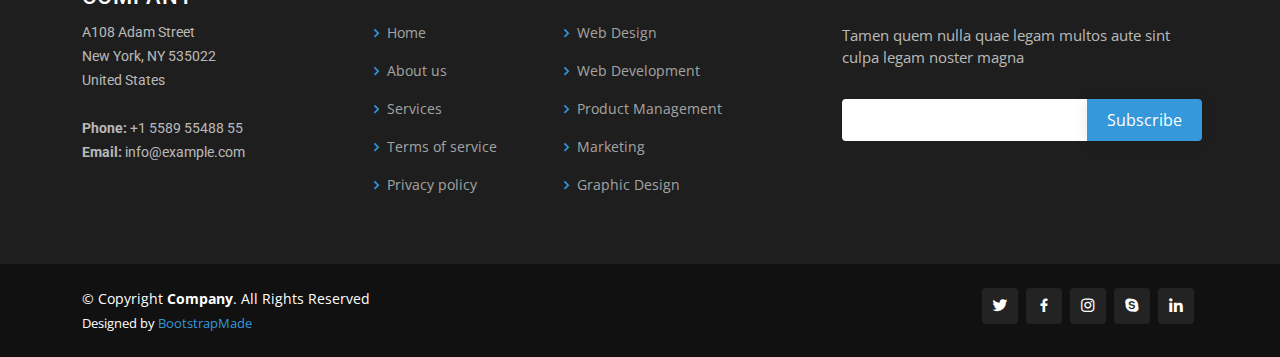
<file: services.html>
<!DOCTYPE html>
<html lang="en">

<head>
  <meta charset="utf-8">
  <meta content="width=device-width, initial-scale=1.0" name="viewport">

  <title>Services - Company Bootstrap Template</title>
  <meta content="" name="description">
  <meta content="" name="keywords">

  <!-- Favicons -->
  <link href="assets/img/favicon.png" rel="icon">
  <link href="assets/img/apple-touch-icon.png" rel="apple-touch-icon">

  <!-- Google Fonts -->
  <link href="https://fonts.googleapis.com/css?family=Open+Sans:300,300i,400,400i,600,600i,700,700i|Roboto:300,300i,400,400i,500,500i,600,600i,700,700i|Poppins:300,300i,400,400i,500,500i,600,600i,700,700i" rel="stylesheet">

  <!-- Vendor CSS Files -->
  <link href="assets/vendor/animate.css/animate.min.css" rel="stylesheet">
  <link href="assets/vendor/aos/aos.css" rel="stylesheet">
  <link href="assets/vendor/bootstrap/css/bootstrap.min.css" rel="stylesheet">
  <link href="assets/vendor/bootstrap-icons/bootstrap-icons.css" rel="stylesheet">
  <link href="assets/vendor/boxicons/css/boxicons.min.css" rel="stylesheet">
  <link href="assets/vendor/glightbox/css/glightbox.min.css" rel="stylesheet">
  <link href="assets/vendor/remixicon/remixicon.css" rel="stylesheet">
  <link href="assets/vendor/swiper/swiper-bundle.min.css" rel="stylesheet">

  <!-- Template Main CSS File -->
  <link href="assets/css/style.css" rel="stylesheet">

  <!-- =======================================================
  * Template Name: Company
  * Template URL: https://bootstrapmade.com/company-free-html-bootstrap-template/
  * Updated: Mar 17 2024 with Bootstrap v5.3.3
  * Author: BootstrapMade.com
  * License: https://bootstrapmade.com/license/
  ======================================================== -->
</head>

<body>

  <!-- ======= Header ======= -->
  <header id="header" class="fixed-top">
    <div class="container d-flex align-items-center">

      <h1 class="logo me-auto"><a href="index.html"><span>Com</span>pany</a></h1>
      <!-- Uncomment below if you prefer to use an image logo -->
      <!-- <a href="index.html" class="logo me-auto me-lg-0"><img src="assets/img/logo.png" alt="" class="img-fluid"></a>-->

      <nav id="navbar" class="navbar order-last order-lg-0">
        <ul>
          <li><a href="index.html">Home</a></li>

          <li class="dropdown"><a href="#"><span>About</span> <i class="bi bi-chevron-down"></i></a>
            <ul>
              <li><a href="about.html">About Us</a></li>
              <li><a href="team.html">Team</a></li>
              <li><a href="testimonials.html">Testimonials</a></li>
              <li class="dropdown"><a href="#"><span>Deep Drop Down</span> <i class="bi bi-chevron-right"></i></a>
                <ul>
                  <li><a href="#">Deep Drop Down 1</a></li>
                  <li><a href="#">Deep Drop Down 2</a></li>
                  <li><a href="#">Deep Drop Down 3</a></li>
                  <li><a href="#">Deep Drop Down 4</a></li>
                  <li><a href="#">Deep Drop Down 5</a></li>
                </ul>
              </li>
            </ul>
          </li>

          <li><a href="services.html" class="active">Services</a></li>
          <li><a href="portfolio.html">Portfolio</a></li>
          <li><a href="pricing.html">Pricing</a></li>
          <li><a href="blog.html">Blog</a></li>
          <li><a href="contact.html">Contact</a></li>

        </ul>
        <i class="bi bi-list mobile-nav-toggle"></i>
      </nav><!-- .navbar -->

      <div class="header-social-links d-flex">
        <a href="#" class="twitter"><i class="bu bi-twitter"></i></a>
        <a href="#" class="facebook"><i class="bu bi-facebook"></i></a>
        <a href="#" class="instagram"><i class="bu bi-instagram"></i></a>
        <a href="#" class="linkedin"><i class="bu bi-linkedin"></i></i></a>
      </div>

    </div>
  </header><!-- End Header -->

  <main id="main">

    <!-- ======= Breadcrumbs ======= -->
    <section id="breadcrumbs" class="breadcrumbs">
      <div class="container">

        <div class="d-flex justify-content-between align-items-center">
          <h2>Services</h2>
          <ol>
            <li><a href="index.html">Home</a></li>
            <li>Services</li>
          </ol>
        </div>

      </div>
    </section><!-- End Breadcrumbs -->

    <!-- ======= Services Section ======= -->
    <section id="services" class="services section-bg">
      <div class="container" data-aos="fade-up">

        <div class="row">
          <div class="col-lg-4 col-md-6 d-flex align-items-stretch" data-aos="zoom-in" data-aos-delay="100">
            <div class="icon-box iconbox-blue">
              <div class="icon">
                <svg width="100" height="100" viewBox="0 0 600 600" xmlns="http://www.w3.org/2000/svg">
                  <path stroke="none" stroke-width="0" fill="#f5f5f5" d="M300,521.0016835830174C376.1290562159157,517.8887921683347,466.0731472004068,529.7835943286574,510.70327084640275,468.03025145048787C554.3714126377745,407.6079735673963,508.03601936045806,328.9844924480964,491.2728898941984,256.3432110539036C474.5976632858925,184.082847569629,479.9380746630129,96.60480741107993,416.23090153303,58.64404602377083C348.86323505073057,18.502131276798302,261.93793281208167,40.57373210992963,193.5410806939664,78.93577620505333C130.42746243093433,114.334589627462,98.30271207620316,179.96522072025542,76.75703585869454,249.04625023123273C51.97151888228291,328.5150500222984,13.704378332031375,421.85034740162234,66.52175969318436,486.19268352777647C119.04800174914682,550.1803526380478,217.28368757567262,524.383925680826,300,521.0016835830174"></path>
                </svg>
                <i class="bx bxl-dribbble"></i>
              </div>
              <h4><a href="">Lorem Ipsum</a></h4>
              <p>Voluptatum deleniti atque corrupti quos dolores et quas molestias excepturi</p>
            </div>
          </div>

          <div class="col-lg-4 col-md-6 d-flex align-items-stretch mt-4 mt-md-0" data-aos="zoom-in" data-aos-delay="200">
            <div class="icon-box iconbox-orange ">
              <div class="icon">
                <svg width="100" height="100" viewBox="0 0 600 600" xmlns="http://www.w3.org/2000/svg">
                  <path stroke="none" stroke-width="0" fill="#f5f5f5" d="M300,582.0697525312426C382.5290701553225,586.8405444964366,449.9789794690241,525.3245884688669,502.5850820975895,461.55621195738473C556.606425686781,396.0723002908107,615.8543463187945,314.28637112970534,586.6730223649479,234.56875336149918C558.9533121215079,158.8439757836574,454.9685369536778,164.00468322053177,381.49747125262974,130.76875717737553C312.15926192815925,99.40240125094834,248.97055460311594,18.661163978235184,179.8680185752513,50.54337015887873C110.5421016452524,82.52863877960104,119.82277516462835,180.83849132639028,109.12597500060166,256.43424936330496C100.08760227029461,320.3096726198365,92.17705696193138,384.0621239912766,124.79988738764834,439.7174275375508C164.83382741302287,508.01625554203684,220.96474134820875,577.5009287672846,300,582.0697525312426"></path>
                </svg>
                <i class="bx bx-file"></i>
              </div>
              <h4><a href="">Sed Perspiciatis</a></h4>
              <p>Duis aute irure dolor in reprehenderit in voluptate velit esse cillum dolore</p>
            </div>
          </div>

          <div class="col-lg-4 col-md-6 d-flex align-items-stretch mt-4 mt-lg-0" data-aos="zoom-in" data-aos-delay="300">
            <div class="icon-box iconbox-pink">
              <div class="icon">
                <svg width="100" height="100" viewBox="0 0 600 600" xmlns="http://www.w3.org/2000/svg">
                  <path stroke="none" stroke-width="0" fill="#f5f5f5" d="M300,541.5067337569781C382.14930387511276,545.0595476570109,479.8736841581634,548.3450877840088,526.4010558755058,480.5488172755941C571.5218469581645,414.80211281144784,517.5187510058486,332.0715597781072,496.52539010469104,255.14436215662573C477.37192572678356,184.95920475031193,473.57363656557914,105.61284051026155,413.0603344069578,65.22779650032875C343.27470386102294,18.654635553484475,251.2091493199835,5.337323636656869,175.0934190732945,40.62881213300186C97.87086631185822,76.43348514350839,51.98124368387456,156.15599469081315,36.44837278890362,239.84606092416172C21.716077023791087,319.22268207091537,43.775223500013084,401.1760424656574,96.891909868211,461.97329694683043C147.22146801428983,519.5804099606455,223.5754009179313,538.201503339737,300,541.5067337569781"></path>
                </svg>
                <i class="bx bx-tachometer"></i>
              </div>
              <h4><a href="">Magni Dolores</a></h4>
              <p>Excepteur sint occaecat cupidatat non proident, sunt in culpa qui officia</p>
            </div>
          </div>

          <div class="col-lg-4 col-md-6 d-flex align-items-stretch mt-4" data-aos="zoom-in" data-aos-delay="100">
            <div class="icon-box iconbox-yellow">
              <div class="icon">
                <svg width="100" height="100" viewBox="0 0 600 600" xmlns="http://www.w3.org/2000/svg">
                  <path stroke="none" stroke-width="0" fill="#f5f5f5" d="M300,503.46388370962813C374.79870501325706,506.71871716319447,464.8034551963731,527.1746412648533,510.4981551193396,467.86667711651364C555.9287308511215,408.9015244558933,512.6030010748507,327.5744911775523,490.211057578863,256.5855673507754C471.097692560561,195.9906835881958,447.69079081568157,138.11976852964426,395.19560036434837,102.3242989838813C329.3053358748298,57.3949838291264,248.02791733380457,8.279543830951368,175.87071277845988,42.242879143198664C103.41431057327972,76.34704239035025,93.79494320519305,170.9812938413882,81.28167332365135,250.07896920659033C70.17666984294237,320.27484674793965,64.84698225790005,396.69656628748305,111.28512138212992,450.4950937839243C156.20124167950087,502.5303643271138,231.32542653798444,500.4755392045468,300,503.46388370962813"></path>
                </svg>
                <i class="bx bx-layer"></i>
              </div>
              <h4><a href="">Nemo Enim</a></h4>
              <p>At vero eos et accusamus et iusto odio dignissimos ducimus qui blanditiis</p>
            </div>
          </div>

          <div class="col-lg-4 col-md-6 d-flex align-items-stretch mt-4" data-aos="zoom-in" data-aos-delay="200">
            <div class="icon-box iconbox-red">
              <div class="icon">
                <svg width="100" height="100" viewBox="0 0 600 600" xmlns="http://www.w3.org/2000/svg">
                  <path stroke="none" stroke-width="0" fill="#f5f5f5" d="M300,532.3542879108572C369.38199826031484,532.3153073249985,429.10787420159085,491.63046689027357,474.5244479745417,439.17860296908856C522.8885846962883,383.3225815378663,569.1668002868075,314.3205725914397,550.7432151929288,242.7694973846089C532.6665558377875,172.5657663291529,456.2379748765914,142.6223662098291,390.3689995646985,112.34683881706744C326.66090330228417,83.06452184765237,258.84405631176094,53.51806209861945,193.32584062364296,78.48882559362697C121.61183558270385,105.82097193414197,62.805066853699245,167.19869350419734,48.57481801355237,242.6138429142374C34.843463184063346,315.3850353017275,76.69343916112496,383.4422959591041,125.22947124332185,439.3748458443577C170.7312796277747,491.8107796887764,230.57421082200815,532.3932930995766,300,532.3542879108572"></path>
                </svg>
                <i class="bx bx-slideshow"></i>
              </div>
              <h4><a href="">Dele Cardo</a></h4>
              <p>Quis consequatur saepe eligendi voluptatem consequatur dolor consequuntur</p>
            </div>
          </div>

          <div class="col-lg-4 col-md-6 d-flex align-items-stretch mt-4" data-aos="zoom-in" data-aos-delay="300">
            <div class="icon-box iconbox-teal">
              <div class="icon">
                <svg width="100" height="100" viewBox="0 0 600 600" xmlns="http://www.w3.org/2000/svg">
                  <path stroke="none" stroke-width="0" fill="#f5f5f5" d="M300,566.797414625762C385.7384707136149,576.1784315230908,478.7894351017131,552.8928747891023,531.9192734346935,484.94944893311C584.6109503024035,417.5663521118492,582.489472248146,322.67544863468447,553.9536738515405,242.03673114598146C529.1557734026468,171.96086150256528,465.24506316201064,127.66468636344209,395.9583748389544,100.7403814666027C334.2173773831606,76.7482773500951,269.4350130405921,84.62216499799875,207.1952322260088,107.2889140133804C132.92018162631612,134.33871894543012,41.79353780512637,160.00259165414826,22.644507872594943,236.69541883565114C3.319112789854554,314.0945973066697,72.72355303640163,379.243833228382,124.04198916343866,440.3218312028393C172.9286146004772,498.5055451809895,224.45579914871206,558.5317968840102,300,566.797414625762"></path>
                </svg>
                <i class="bx bx-arch"></i>
              </div>
              <h4><a href="">Divera Don</a></h4>
              <p>Modi nostrum vel laborum. Porro fugit error sit minus sapiente sit aspernatur</p>
            </div>
          </div>

        </div>

      </div>
    </section><!-- End Services Section -->

    <!-- ======= Features Section ======= -->
    <section id="features" class="features">
      <div class="container" data-aos="fade-up">

        <div class="section-title">
          <h2>Features</h2>
          <p>Magnam dolores commodi suscipit. Necessitatibus eius consequatur ex aliquid fuga eum quidem. Sit sint consectetur velit. Quisquam quos quisquam cupiditate. Et nemo qui impedit suscipit alias ea. Quia fugiat sit in iste officiis commodi quidem hic quas.</p>
        </div>

        <div class="row">
          <div class="col-lg-3 col-md-4">
            <div class="icon-box">
              <i class="ri-store-line" style="color: #ffbb2c;"></i>
              <h3><a href="">Lorem Ipsum</a></h3>
            </div>
          </div>
          <div class="col-lg-3 col-md-4 mt-4 mt-md-0">
            <div class="icon-box">
              <i class="ri-bar-chart-box-line" style="color: #5578ff;"></i>
              <h3><a href="">Dolor Sitema</a></h3>
            </div>
          </div>
          <div class="col-lg-3 col-md-4 mt-4 mt-md-0">
            <div class="icon-box">
              <i class="ri-calendar-todo-line" style="color: #e80368;"></i>
              <h3><a href="">Sed perspiciatis</a></h3>
            </div>
          </div>
          <div class="col-lg-3 col-md-4 mt-4 mt-lg-0">
            <div class="icon-box">
              <i class="ri-paint-brush-line" style="color: #e361ff;"></i>
              <h3><a href="">Magni Dolores</a></h3>
            </div>
          </div>
          <div class="col-lg-3 col-md-4 mt-4">
            <div class="icon-box">
              <i class="ri-database-2-line" style="color: #47aeff;"></i>
              <h3><a href="">Nemo Enim</a></h3>
            </div>
          </div>
          <div class="col-lg-3 col-md-4 mt-4">
            <div class="icon-box">
              <i class="ri-gradienter-line" style="color: #ffa76e;"></i>
              <h3><a href="">Eiusmod Tempor</a></h3>
            </div>
          </div>
          <div class="col-lg-3 col-md-4 mt-4">
            <div class="icon-box">
              <i class="ri-file-list-3-line" style="color: #11dbcf;"></i>
              <h3><a href="">Midela Teren</a></h3>
            </div>
          </div>
          <div class="col-lg-3 col-md-4 mt-4">
            <div class="icon-box">
              <i class="ri-price-tag-2-line" style="color: #4233ff;"></i>
              <h3><a href="">Pira Neve</a></h3>
            </div>
          </div>
          <div class="col-lg-3 col-md-4 mt-4">
            <div class="icon-box">
              <i class="ri-anchor-line" style="color: #b2904f;"></i>
              <h3><a href="">Dirada Pack</a></h3>
            </div>
          </div>
          <div class="col-lg-3 col-md-4 mt-4">
            <div class="icon-box">
              <i class="ri-disc-line" style="color: #b20969;"></i>
              <h3><a href="">Moton Ideal</a></h3>
            </div>
          </div>
          <div class="col-lg-3 col-md-4 mt-4">
            <div class="icon-box">
              <i class="ri-base-station-line" style="color: #ff5828;"></i>
              <h3><a href="">Verdo Park</a></h3>
            </div>
          </div>
          <div class="col-lg-3 col-md-4 mt-4">
            <div class="icon-box">
              <i class="ri-fingerprint-line" style="color: #29cc61;"></i>
              <h3><a href="">Flavor Nivelanda</a></h3>
            </div>
          </div>
        </div>

      </div>
    </section><!-- End Features Section -->

  </main><!-- End #main -->

  <!-- ======= Footer ======= -->
  <footer id="footer">

    <div class="footer-top">
      <div class="container">
        <div class="row">

          <div class="col-lg-3 col-md-6 footer-contact">
            <h3>Company</h3>
            <p>
              A108 Adam Street <br>
              New York, NY 535022<br>
              United States <br><br>
              <strong>Phone:</strong> +1 5589 55488 55<br>
              <strong>Email:</strong> info@example.com<br>
            </p>
          </div>

          <div class="col-lg-2 col-md-6 footer-links">
            <h4>Useful Links</h4>
            <ul>
              <li><i class="bx bx-chevron-right"></i> <a href="#">Home</a></li>
              <li><i class="bx bx-chevron-right"></i> <a href="#">About us</a></li>
              <li><i class="bx bx-chevron-right"></i> <a href="#">Services</a></li>
              <li><i class="bx bx-chevron-right"></i> <a href="#">Terms of service</a></li>
              <li><i class="bx bx-chevron-right"></i> <a href="#">Privacy policy</a></li>
            </ul>
          </div>

          <div class="col-lg-3 col-md-6 footer-links">
            <h4>Our Services</h4>
            <ul>
              <li><i class="bx bx-chevron-right"></i> <a href="#">Web Design</a></li>
              <li><i class="bx bx-chevron-right"></i> <a href="#">Web Development</a></li>
              <li><i class="bx bx-chevron-right"></i> <a href="#">Product Management</a></li>
              <li><i class="bx bx-chevron-right"></i> <a href="#">Marketing</a></li>
              <li><i class="bx bx-chevron-right"></i> <a href="#">Graphic Design</a></li>
            </ul>
          </div>

          <div class="col-lg-4 col-md-6 footer-newsletter">
            <h4>Join Our Newsletter</h4>
            <p>Tamen quem nulla quae legam multos aute sint culpa legam noster magna</p>
            <form action="" method="post">
              <input type="email" name="email"><input type="submit" value="Subscribe">
            </form>
          </div>

        </div>
      </div>
    </div>

    <div class="container d-md-flex py-4">

      <div class="me-md-auto text-center text-md-start">
        <div class="copyright">
          &copy; Copyright <strong><span>Company</span></strong>. All Rights Reserved
        </div>
        <div class="credits">
          <!-- All the links in the footer should remain intact. -->
          <!-- You can delete the links only if you purchased the pro version. -->
          <!-- Licensing information: https://bootstrapmade.com/license/ -->
          <!-- Purchase the pro version with working PHP/AJAX contact form: https://bootstrapmade.com/company-free-html-bootstrap-template/ -->
          Designed by <a href="https://bootstrapmade.com/">BootstrapMade</a>
        </div>
      </div>
      <div class="social-links text-center text-md-right pt-3 pt-md-0">
        <a href="#" class="twitter"><i class="bx bxl-twitter"></i></a>
        <a href="#" class="facebook"><i class="bx bxl-facebook"></i></a>
        <a href="#" class="instagram"><i class="bx bxl-instagram"></i></a>
        <a href="#" class="google-plus"><i class="bx bxl-skype"></i></a>
        <a href="#" class="linkedin"><i class="bx bxl-linkedin"></i></a>
      </div>
    </div>
  </footer><!-- End Footer -->

  <a href="#" class="back-to-top d-flex align-items-center justify-content-center"><i class="bi bi-arrow-up-short"></i></a>

  <!-- Vendor JS Files -->
  <script src="assets/vendor/aos/aos.js"></script>
  <script src="assets/vendor/bootstrap/js/bootstrap.bundle.min.js"></script>
  <script src="assets/vendor/glightbox/js/glightbox.min.js"></script>
  <script src="assets/vendor/isotope-layout/isotope.pkgd.min.js"></script>
  <script src="assets/vendor/swiper/swiper-bundle.min.js"></script>
  <script src="assets/vendor/waypoints/noframework.waypoints.js"></script>
  <script src="assets/vendor/php-email-form/validate.js"></script>

  <!-- Template Main JS File -->
  <script src="assets/js/main.js"></script>

</body>

</html>
</file>
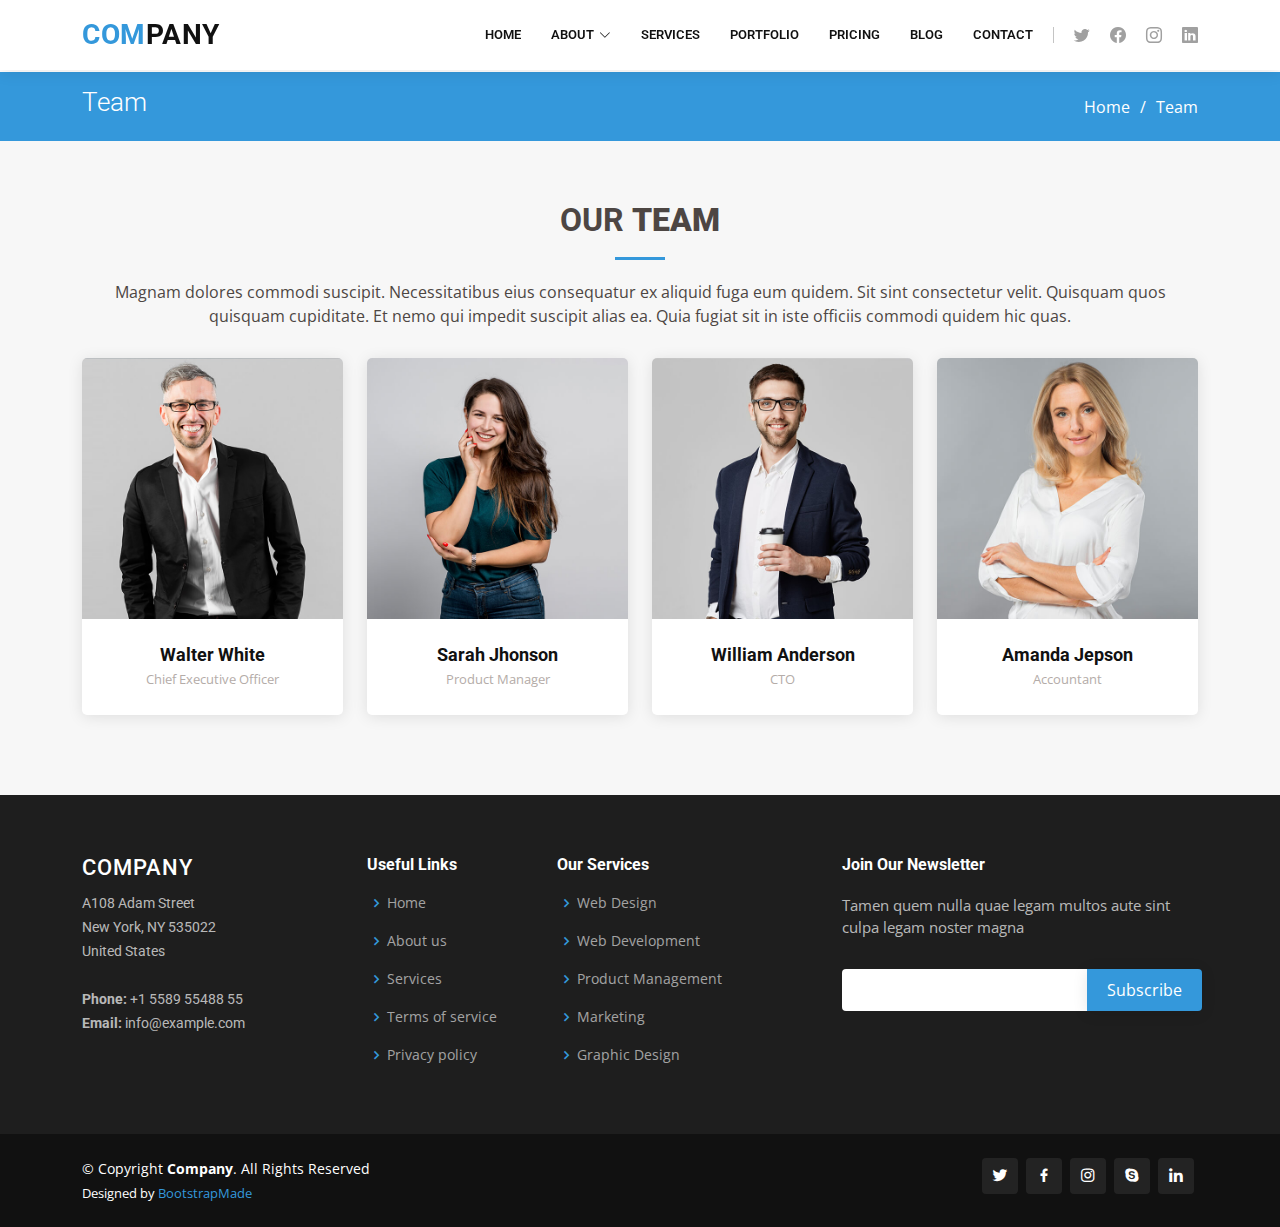
<file: team.html>
<!DOCTYPE html>
<html lang="en">

<head>
  <meta charset="utf-8">
  <meta content="width=device-width, initial-scale=1.0" name="viewport">

  <title>Team - Company Bootstrap Template</title>
  <meta content="" name="description">
  <meta content="" name="keywords">

  <!-- Favicons -->
  <link href="assets/img/favicon.png" rel="icon">
  <link href="assets/img/apple-touch-icon.png" rel="apple-touch-icon">

  <!-- Google Fonts -->
  <link href="https://fonts.googleapis.com/css?family=Open+Sans:300,300i,400,400i,600,600i,700,700i|Roboto:300,300i,400,400i,500,500i,600,600i,700,700i|Poppins:300,300i,400,400i,500,500i,600,600i,700,700i" rel="stylesheet">

  <!-- Vendor CSS Files -->
  <link href="assets/vendor/animate.css/animate.min.css" rel="stylesheet">
  <link href="assets/vendor/aos/aos.css" rel="stylesheet">
  <link href="assets/vendor/bootstrap/css/bootstrap.min.css" rel="stylesheet">
  <link href="assets/vendor/bootstrap-icons/bootstrap-icons.css" rel="stylesheet">
  <link href="assets/vendor/boxicons/css/boxicons.min.css" rel="stylesheet">
  <link href="assets/vendor/glightbox/css/glightbox.min.css" rel="stylesheet">
  <link href="assets/vendor/remixicon/remixicon.css" rel="stylesheet">
  <link href="assets/vendor/swiper/swiper-bundle.min.css" rel="stylesheet">

  <!-- Template Main CSS File -->
  <link href="assets/css/style.css" rel="stylesheet">

  <!-- =======================================================
  * Template Name: Company
  * Template URL: https://bootstrapmade.com/company-free-html-bootstrap-template/
  * Updated: Mar 17 2024 with Bootstrap v5.3.3
  * Author: BootstrapMade.com
  * License: https://bootstrapmade.com/license/
  ======================================================== -->
</head>

<body>

  <!-- ======= Header ======= -->
  <header id="header" class="fixed-top">
    <div class="container d-flex align-items-center">

      <h1 class="logo me-auto"><a href="index.html"><span>Com</span>pany</a></h1>
      <!-- Uncomment below if you prefer to use an image logo -->
      <!-- <a href="index.html" class="logo me-auto me-lg-0"><img src="assets/img/logo.png" alt="" class="img-fluid"></a>-->

      <nav id="navbar" class="navbar order-last order-lg-0">
        <ul>
          <li><a href="index.html">Home</a></li>

          <li class="dropdown"><a href="#"><span>About</span> <i class="bi bi-chevron-down"></i></a>
            <ul>
              <li><a href="about.html">About Us</a></li>
              <li><a href="team.html" class="active">Team</a></li>
              <li><a href="testimonials.html">Testimonials</a></li>
              <li class="dropdown"><a href="#"><span>Deep Drop Down</span> <i class="bi bi-chevron-right"></i></a>
                <ul>
                  <li><a href="#">Deep Drop Down 1</a></li>
                  <li><a href="#">Deep Drop Down 2</a></li>
                  <li><a href="#">Deep Drop Down 3</a></li>
                  <li><a href="#">Deep Drop Down 4</a></li>
                  <li><a href="#">Deep Drop Down 5</a></li>
                </ul>
              </li>
            </ul>
          </li>

          <li><a href="services.html">Services</a></li>
          <li><a href="portfolio.html">Portfolio</a></li>
          <li><a href="pricing.html">Pricing</a></li>
          <li><a href="blog.html">Blog</a></li>
          <li><a href="contact.html">Contact</a></li>

        </ul>
        <i class="bi bi-list mobile-nav-toggle"></i>
      </nav><!-- .navbar -->

      <div class="header-social-links d-flex">
        <a href="#" class="twitter"><i class="bu bi-twitter"></i></a>
        <a href="#" class="facebook"><i class="bu bi-facebook"></i></a>
        <a href="#" class="instagram"><i class="bu bi-instagram"></i></a>
        <a href="#" class="linkedin"><i class="bu bi-linkedin"></i></i></a>
      </div>

    </div>
  </header><!-- End Header -->

  <main id="main">

    <!-- ======= Breadcrumbs ======= -->
    <section id="breadcrumbs" class="breadcrumbs">
      <div class="container">

        <div class="d-flex justify-content-between align-items-center">
          <h2>Team</h2>
          <ol>
            <li><a href="index.html">Home</a></li>
            <li>Team</li>
          </ol>
        </div>

      </div>
    </section><!-- End Breadcrumbs -->

    <!-- ======= Our Team Section ======= -->
    <section id="team" class="team section-bg">
      <div class="container">

        <div class="section-title" data-aos="fade-up">
          <h2>Our <strong>Team</strong></h2>
          <p>Magnam dolores commodi suscipit. Necessitatibus eius consequatur ex aliquid fuga eum quidem. Sit sint consectetur velit. Quisquam quos quisquam cupiditate. Et nemo qui impedit suscipit alias ea. Quia fugiat sit in iste officiis commodi quidem hic quas.</p>
        </div>

        <div class="row">

          <div class="col-lg-3 col-md-6 d-flex align-items-stretch">
            <div class="member" data-aos="fade-up">
              <div class="member-img">
                <img src="assets/img/team/team-1.jpg" class="img-fluid" alt="">
                <div class="social">
                  <a href=""><i class="bi bi-twitter"></i></a>
                  <a href=""><i class="bi bi-facebook"></i></a>
                  <a href=""><i class="bi bi-instagram"></i></a>
                  <a href=""><i class="bi bi-linkedin"></i></a>
                </div>
              </div>
              <div class="member-info">
                <h4>Walter White</h4>
                <span>Chief Executive Officer</span>
              </div>
            </div>
          </div>

          <div class="col-lg-3 col-md-6 d-flex align-items-stretch">
            <div class="member" data-aos="fade-up" data-aos-delay="100">
              <div class="member-img">
                <img src="assets/img/team/team-2.jpg" class="img-fluid" alt="">
                <div class="social">
                  <a href=""><i class="bi bi-twitter"></i></a>
                  <a href=""><i class="bi bi-facebook"></i></a>
                  <a href=""><i class="bi bi-instagram"></i></a>
                  <a href=""><i class="bi bi-linkedin"></i></a>
                </div>
              </div>
              <div class="member-info">
                <h4>Sarah Jhonson</h4>
                <span>Product Manager</span>
              </div>
            </div>
          </div>

          <div class="col-lg-3 col-md-6 d-flex align-items-stretch">
            <div class="member" data-aos="fade-up" data-aos-delay="200">
              <div class="member-img">
                <img src="assets/img/team/team-3.jpg" class="img-fluid" alt="">
                <div class="social">
                  <a href=""><i class="bi bi-twitter"></i></a>
                  <a href=""><i class="bi bi-facebook"></i></a>
                  <a href=""><i class="bi bi-instagram"></i></a>
                  <a href=""><i class="bi bi-linkedin"></i></a>
                </div>
              </div>
              <div class="member-info">
                <h4>William Anderson</h4>
                <span>CTO</span>
              </div>
            </div>
          </div>

          <div class="col-lg-3 col-md-6 d-flex align-items-stretch">
            <div class="member" data-aos="fade-up" data-aos-delay="300">
              <div class="member-img">
                <img src="assets/img/team/team-4.jpg" class="img-fluid" alt="">
                <div class="social">
                  <a href=""><i class="bi bi-twitter"></i></a>
                  <a href=""><i class="bi bi-facebook"></i></a>
                  <a href=""><i class="bi bi-instagram"></i></a>
                  <a href=""><i class="bi bi-linkedin"></i></a>
                </div>
              </div>
              <div class="member-info">
                <h4>Amanda Jepson</h4>
                <span>Accountant</span>
              </div>
            </div>
          </div>

        </div>

      </div>
    </section><!-- End Our Team Section -->

  </main><!-- End #main -->

  <!-- ======= Footer ======= -->
  <footer id="footer">

    <div class="footer-top">
      <div class="container">
        <div class="row">

          <div class="col-lg-3 col-md-6 footer-contact">
            <h3>Company</h3>
            <p>
              A108 Adam Street <br>
              New York, NY 535022<br>
              United States <br><br>
              <strong>Phone:</strong> +1 5589 55488 55<br>
              <strong>Email:</strong> info@example.com<br>
            </p>
          </div>

          <div class="col-lg-2 col-md-6 footer-links">
            <h4>Useful Links</h4>
            <ul>
              <li><i class="bx bx-chevron-right"></i> <a href="#">Home</a></li>
              <li><i class="bx bx-chevron-right"></i> <a href="#">About us</a></li>
              <li><i class="bx bx-chevron-right"></i> <a href="#">Services</a></li>
              <li><i class="bx bx-chevron-right"></i> <a href="#">Terms of service</a></li>
              <li><i class="bx bx-chevron-right"></i> <a href="#">Privacy policy</a></li>
            </ul>
          </div>

          <div class="col-lg-3 col-md-6 footer-links">
            <h4>Our Services</h4>
            <ul>
              <li><i class="bx bx-chevron-right"></i> <a href="#">Web Design</a></li>
              <li><i class="bx bx-chevron-right"></i> <a href="#">Web Development</a></li>
              <li><i class="bx bx-chevron-right"></i> <a href="#">Product Management</a></li>
              <li><i class="bx bx-chevron-right"></i> <a href="#">Marketing</a></li>
              <li><i class="bx bx-chevron-right"></i> <a href="#">Graphic Design</a></li>
            </ul>
          </div>

          <div class="col-lg-4 col-md-6 footer-newsletter">
            <h4>Join Our Newsletter</h4>
            <p>Tamen quem nulla quae legam multos aute sint culpa legam noster magna</p>
            <form action="" method="post">
              <input type="email" name="email"><input type="submit" value="Subscribe">
            </form>
          </div>

        </div>
      </div>
    </div>

    <div class="container d-md-flex py-4">

      <div class="me-md-auto text-center text-md-start">
        <div class="copyright">
          &copy; Copyright <strong><span>Company</span></strong>. All Rights Reserved
        </div>
        <div class="credits">
          <!-- All the links in the footer should remain intact. -->
          <!-- You can delete the links only if you purchased the pro version. -->
          <!-- Licensing information: https://bootstrapmade.com/license/ -->
          <!-- Purchase the pro version with working PHP/AJAX contact form: https://bootstrapmade.com/company-free-html-bootstrap-template/ -->
          Designed by <a href="https://bootstrapmade.com/">BootstrapMade</a>
        </div>
      </div>
      <div class="social-links text-center text-md-right pt-3 pt-md-0">
        <a href="#" class="twitter"><i class="bx bxl-twitter"></i></a>
        <a href="#" class="facebook"><i class="bx bxl-facebook"></i></a>
        <a href="#" class="instagram"><i class="bx bxl-instagram"></i></a>
        <a href="#" class="google-plus"><i class="bx bxl-skype"></i></a>
        <a href="#" class="linkedin"><i class="bx bxl-linkedin"></i></a>
      </div>
    </div>
  </footer><!-- End Footer -->

  <a href="#" class="back-to-top d-flex align-items-center justify-content-center"><i class="bi bi-arrow-up-short"></i></a>

  <!-- Vendor JS Files -->
  <script src="assets/vendor/aos/aos.js"></script>
  <script src="assets/vendor/bootstrap/js/bootstrap.bundle.min.js"></script>
  <script src="assets/vendor/glightbox/js/glightbox.min.js"></script>
  <script src="assets/vendor/isotope-layout/isotope.pkgd.min.js"></script>
  <script src="assets/vendor/swiper/swiper-bundle.min.js"></script>
  <script src="assets/vendor/waypoints/noframework.waypoints.js"></script>
  <script src="assets/vendor/php-email-form/validate.js"></script>

  <!-- Template Main JS File -->
  <script src="assets/js/main.js"></script>

</body>

</html>
</file>
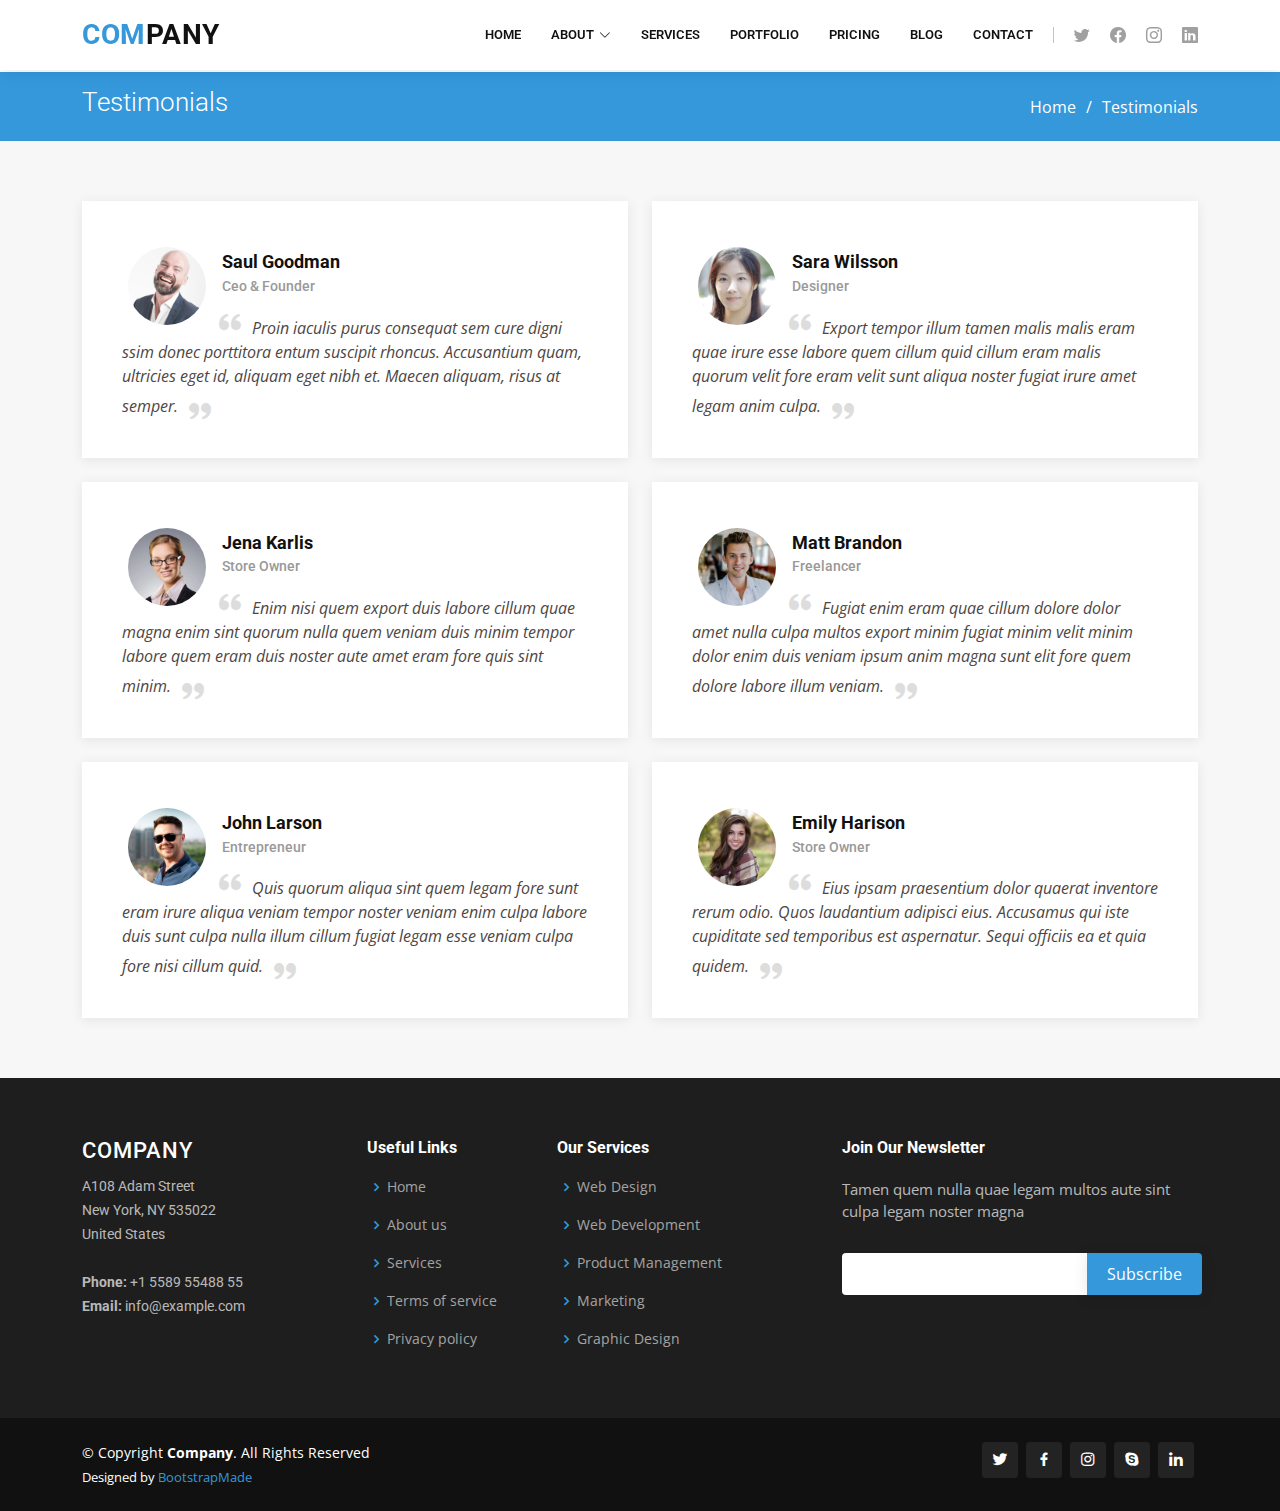
<file: testimonials.html>
<!DOCTYPE html>
<html lang="en">

<head>
  <meta charset="utf-8">
  <meta content="width=device-width, initial-scale=1.0" name="viewport">

  <title>Testimonials - Company Bootstrap Template</title>
  <meta content="" name="description">
  <meta content="" name="keywords">

  <!-- Favicons -->
  <link href="assets/img/favicon.png" rel="icon">
  <link href="assets/img/apple-touch-icon.png" rel="apple-touch-icon">

  <!-- Google Fonts -->
  <link href="https://fonts.googleapis.com/css?family=Open+Sans:300,300i,400,400i,600,600i,700,700i|Roboto:300,300i,400,400i,500,500i,600,600i,700,700i|Poppins:300,300i,400,400i,500,500i,600,600i,700,700i" rel="stylesheet">

  <!-- Vendor CSS Files -->
  <link href="assets/vendor/animate.css/animate.min.css" rel="stylesheet">
  <link href="assets/vendor/aos/aos.css" rel="stylesheet">
  <link href="assets/vendor/bootstrap/css/bootstrap.min.css" rel="stylesheet">
  <link href="assets/vendor/bootstrap-icons/bootstrap-icons.css" rel="stylesheet">
  <link href="assets/vendor/boxicons/css/boxicons.min.css" rel="stylesheet">
  <link href="assets/vendor/glightbox/css/glightbox.min.css" rel="stylesheet">
  <link href="assets/vendor/remixicon/remixicon.css" rel="stylesheet">
  <link href="assets/vendor/swiper/swiper-bundle.min.css" rel="stylesheet">

  <!-- Template Main CSS File -->
  <link href="assets/css/style.css" rel="stylesheet">

  <!-- =======================================================
  * Template Name: Company
  * Template URL: https://bootstrapmade.com/company-free-html-bootstrap-template/
  * Updated: Mar 17 2024 with Bootstrap v5.3.3
  * Author: BootstrapMade.com
  * License: https://bootstrapmade.com/license/
  ======================================================== -->
</head>

<body>

  <!-- ======= Header ======= -->
  <header id="header" class="fixed-top">
    <div class="container d-flex align-items-center">

      <h1 class="logo me-auto"><a href="index.html"><span>Com</span>pany</a></h1>
      <!-- Uncomment below if you prefer to use an image logo -->
      <!-- <a href="index.html" class="logo me-auto me-lg-0"><img src="assets/img/logo.png" alt="" class="img-fluid"></a>-->

      <nav id="navbar" class="navbar order-last order-lg-0">
        <ul>
          <li><a href="index.html">Home</a></li>

          <li class="dropdown"><a href="#"><span>About</span> <i class="bi bi-chevron-down"></i></a>
            <ul>
              <li><a href="about.html">About Us</a></li>
              <li><a href="team.html">Team</a></li>
              <li><a href="testimonials.html" class="active">Testimonials</a></li>
              <li class="dropdown"><a href="#"><span>Deep Drop Down</span> <i class="bi bi-chevron-right"></i></a>
                <ul>
                  <li><a href="#">Deep Drop Down 1</a></li>
                  <li><a href="#">Deep Drop Down 2</a></li>
                  <li><a href="#">Deep Drop Down 3</a></li>
                  <li><a href="#">Deep Drop Down 4</a></li>
                  <li><a href="#">Deep Drop Down 5</a></li>
                </ul>
              </li>
            </ul>
          </li>

          <li><a href="services.html">Services</a></li>
          <li><a href="portfolio.html">Portfolio</a></li>
          <li><a href="pricing.html">Pricing</a></li>
          <li><a href="blog.html">Blog</a></li>
          <li><a href="contact.html">Contact</a></li>

        </ul>
        <i class="bi bi-list mobile-nav-toggle"></i>
      </nav><!-- .navbar -->

      <div class="header-social-links d-flex">
        <a href="#" class="twitter"><i class="bu bi-twitter"></i></a>
        <a href="#" class="facebook"><i class="bu bi-facebook"></i></a>
        <a href="#" class="instagram"><i class="bu bi-instagram"></i></a>
        <a href="#" class="linkedin"><i class="bu bi-linkedin"></i></i></a>
      </div>

    </div>
  </header><!-- End Header -->

  <main id="main">

    <!-- ======= Breadcrumbs ======= -->
    <section id="breadcrumbs" class="breadcrumbs">
      <div class="container">

        <div class="d-flex justify-content-between align-items-center">
          <h2>Testimonials</h2>
          <ol>
            <li><a href="index.html">Home</a></li>
            <li>Testimonials</li>
          </ol>
        </div>

      </div>
    </section><!-- End Breadcrumbs -->

    <!-- ======= Testimonials Section ======= -->
    <section id="testimonials" class="testimonials section-bg">
      <div class="container">

        <div class="row">

          <div class="col-lg-6" data-aos="fade-up">
            <div class="testimonial-item">
              <img src="assets/img/testimonials/testimonials-1.jpg" class="testimonial-img" alt="">
              <h3>Saul Goodman</h3>
              <h4>Ceo &amp; Founder</h4>
              <p>
                <i class="bx bxs-quote-alt-left quote-icon-left"></i>
                Proin iaculis purus consequat sem cure digni ssim donec porttitora entum suscipit rhoncus. Accusantium quam, ultricies eget id, aliquam eget nibh et. Maecen aliquam, risus at semper.
                <i class="bx bxs-quote-alt-right quote-icon-right"></i>
              </p>
            </div>
          </div>

          <div class="col-lg-6" data-aos="fade-up" data-aos-delay="100">
            <div class="testimonial-item mt-4 mt-lg-0">
              <img src="assets/img/testimonials/testimonials-2.jpg" class="testimonial-img" alt="">
              <h3>Sara Wilsson</h3>
              <h4>Designer</h4>
              <p>
                <i class="bx bxs-quote-alt-left quote-icon-left"></i>
                Export tempor illum tamen malis malis eram quae irure esse labore quem cillum quid cillum eram malis quorum velit fore eram velit sunt aliqua noster fugiat irure amet legam anim culpa.
                <i class="bx bxs-quote-alt-right quote-icon-right"></i>
              </p>
            </div>
          </div>

          <div class="col-lg-6" data-aos="fade-up" data-aos-delay="200">
            <div class="testimonial-item mt-4">
              <img src="assets/img/testimonials/testimonials-3.jpg" class="testimonial-img" alt="">
              <h3>Jena Karlis</h3>
              <h4>Store Owner</h4>
              <p>
                <i class="bx bxs-quote-alt-left quote-icon-left"></i>
                Enim nisi quem export duis labore cillum quae magna enim sint quorum nulla quem veniam duis minim tempor labore quem eram duis noster aute amet eram fore quis sint minim.
                <i class="bx bxs-quote-alt-right quote-icon-right"></i>
              </p>
            </div>
          </div>

          <div class="col-lg-6" data-aos="fade-up" data-aos-delay="300">
            <div class="testimonial-item mt-4">
              <img src="assets/img/testimonials/testimonials-4.jpg" class="testimonial-img" alt="">
              <h3>Matt Brandon</h3>
              <h4>Freelancer</h4>
              <p>
                <i class="bx bxs-quote-alt-left quote-icon-left"></i>
                Fugiat enim eram quae cillum dolore dolor amet nulla culpa multos export minim fugiat minim velit minim dolor enim duis veniam ipsum anim magna sunt elit fore quem dolore labore illum veniam.
                <i class="bx bxs-quote-alt-right quote-icon-right"></i>
              </p>
            </div>
          </div>

          <div class="col-lg-6" data-aos="fade-up" data-aos-delay="400">
            <div class="testimonial-item mt-4">
              <img src="assets/img/testimonials/testimonials-5.jpg" class="testimonial-img" alt="">
              <h3>John Larson</h3>
              <h4>Entrepreneur</h4>
              <p>
                <i class="bx bxs-quote-alt-left quote-icon-left"></i>
                Quis quorum aliqua sint quem legam fore sunt eram irure aliqua veniam tempor noster veniam enim culpa labore duis sunt culpa nulla illum cillum fugiat legam esse veniam culpa fore nisi cillum quid.
                <i class="bx bxs-quote-alt-right quote-icon-right"></i>
              </p>
            </div>
          </div>

          <div class="col-lg-6" data-aos="fade-up" data-aos-delay="500">
            <div class="testimonial-item mt-4">
              <img src="assets/img/testimonials/testimonials-6.jpg" class="testimonial-img" alt="">
              <h3>Emily Harison</h3>
              <h4>Store Owner</h4>
              <p>
                <i class="bx bxs-quote-alt-left quote-icon-left"></i>
                Eius ipsam praesentium dolor quaerat inventore rerum odio. Quos laudantium adipisci eius. Accusamus qui iste cupiditate sed temporibus est aspernatur. Sequi officiis ea et quia quidem.
                <i class="bx bxs-quote-alt-right quote-icon-right"></i>
              </p>
            </div>
          </div>

        </div>

      </div>
    </section><!-- End Testimonials Section -->

  </main><!-- End #main -->

  <!-- ======= Footer ======= -->
  <footer id="footer">

    <div class="footer-top">
      <div class="container">
        <div class="row">

          <div class="col-lg-3 col-md-6 footer-contact">
            <h3>Company</h3>
            <p>
              A108 Adam Street <br>
              New York, NY 535022<br>
              United States <br><br>
              <strong>Phone:</strong> +1 5589 55488 55<br>
              <strong>Email:</strong> info@example.com<br>
            </p>
          </div>

          <div class="col-lg-2 col-md-6 footer-links">
            <h4>Useful Links</h4>
            <ul>
              <li><i class="bx bx-chevron-right"></i> <a href="#">Home</a></li>
              <li><i class="bx bx-chevron-right"></i> <a href="#">About us</a></li>
              <li><i class="bx bx-chevron-right"></i> <a href="#">Services</a></li>
              <li><i class="bx bx-chevron-right"></i> <a href="#">Terms of service</a></li>
              <li><i class="bx bx-chevron-right"></i> <a href="#">Privacy policy</a></li>
            </ul>
          </div>

          <div class="col-lg-3 col-md-6 footer-links">
            <h4>Our Services</h4>
            <ul>
              <li><i class="bx bx-chevron-right"></i> <a href="#">Web Design</a></li>
              <li><i class="bx bx-chevron-right"></i> <a href="#">Web Development</a></li>
              <li><i class="bx bx-chevron-right"></i> <a href="#">Product Management</a></li>
              <li><i class="bx bx-chevron-right"></i> <a href="#">Marketing</a></li>
              <li><i class="bx bx-chevron-right"></i> <a href="#">Graphic Design</a></li>
            </ul>
          </div>

          <div class="col-lg-4 col-md-6 footer-newsletter">
            <h4>Join Our Newsletter</h4>
            <p>Tamen quem nulla quae legam multos aute sint culpa legam noster magna</p>
            <form action="" method="post">
              <input type="email" name="email"><input type="submit" value="Subscribe">
            </form>
          </div>

        </div>
      </div>
    </div>

    <div class="container d-md-flex py-4">

      <div class="me-md-auto text-center text-md-start">
        <div class="copyright">
          &copy; Copyright <strong><span>Company</span></strong>. All Rights Reserved
        </div>
        <div class="credits">
          <!-- All the links in the footer should remain intact. -->
          <!-- You can delete the links only if you purchased the pro version. -->
          <!-- Licensing information: https://bootstrapmade.com/license/ -->
          <!-- Purchase the pro version with working PHP/AJAX contact form: https://bootstrapmade.com/company-free-html-bootstrap-template/ -->
          Designed by <a href="https://bootstrapmade.com/">BootstrapMade</a>
        </div>
      </div>
      <div class="social-links text-center text-md-right pt-3 pt-md-0">
        <a href="#" class="twitter"><i class="bx bxl-twitter"></i></a>
        <a href="#" class="facebook"><i class="bx bxl-facebook"></i></a>
        <a href="#" class="instagram"><i class="bx bxl-instagram"></i></a>
        <a href="#" class="google-plus"><i class="bx bxl-skype"></i></a>
        <a href="#" class="linkedin"><i class="bx bxl-linkedin"></i></a>
      </div>
    </div>
  </footer><!-- End Footer -->

  <a href="#" class="back-to-top d-flex align-items-center justify-content-center"><i class="bi bi-arrow-up-short"></i></a>

  <!-- Vendor JS Files -->
  <script src="assets/vendor/aos/aos.js"></script>
  <script src="assets/vendor/bootstrap/js/bootstrap.bundle.min.js"></script>
  <script src="assets/vendor/glightbox/js/glightbox.min.js"></script>
  <script src="assets/vendor/isotope-layout/isotope.pkgd.min.js"></script>
  <script src="assets/vendor/swiper/swiper-bundle.min.js"></script>
  <script src="assets/vendor/waypoints/noframework.waypoints.js"></script>
  <script src="assets/vendor/php-email-form/validate.js"></script>

  <!-- Template Main JS File -->
  <script src="assets/js/main.js"></script>

</body>

</html>
</file>
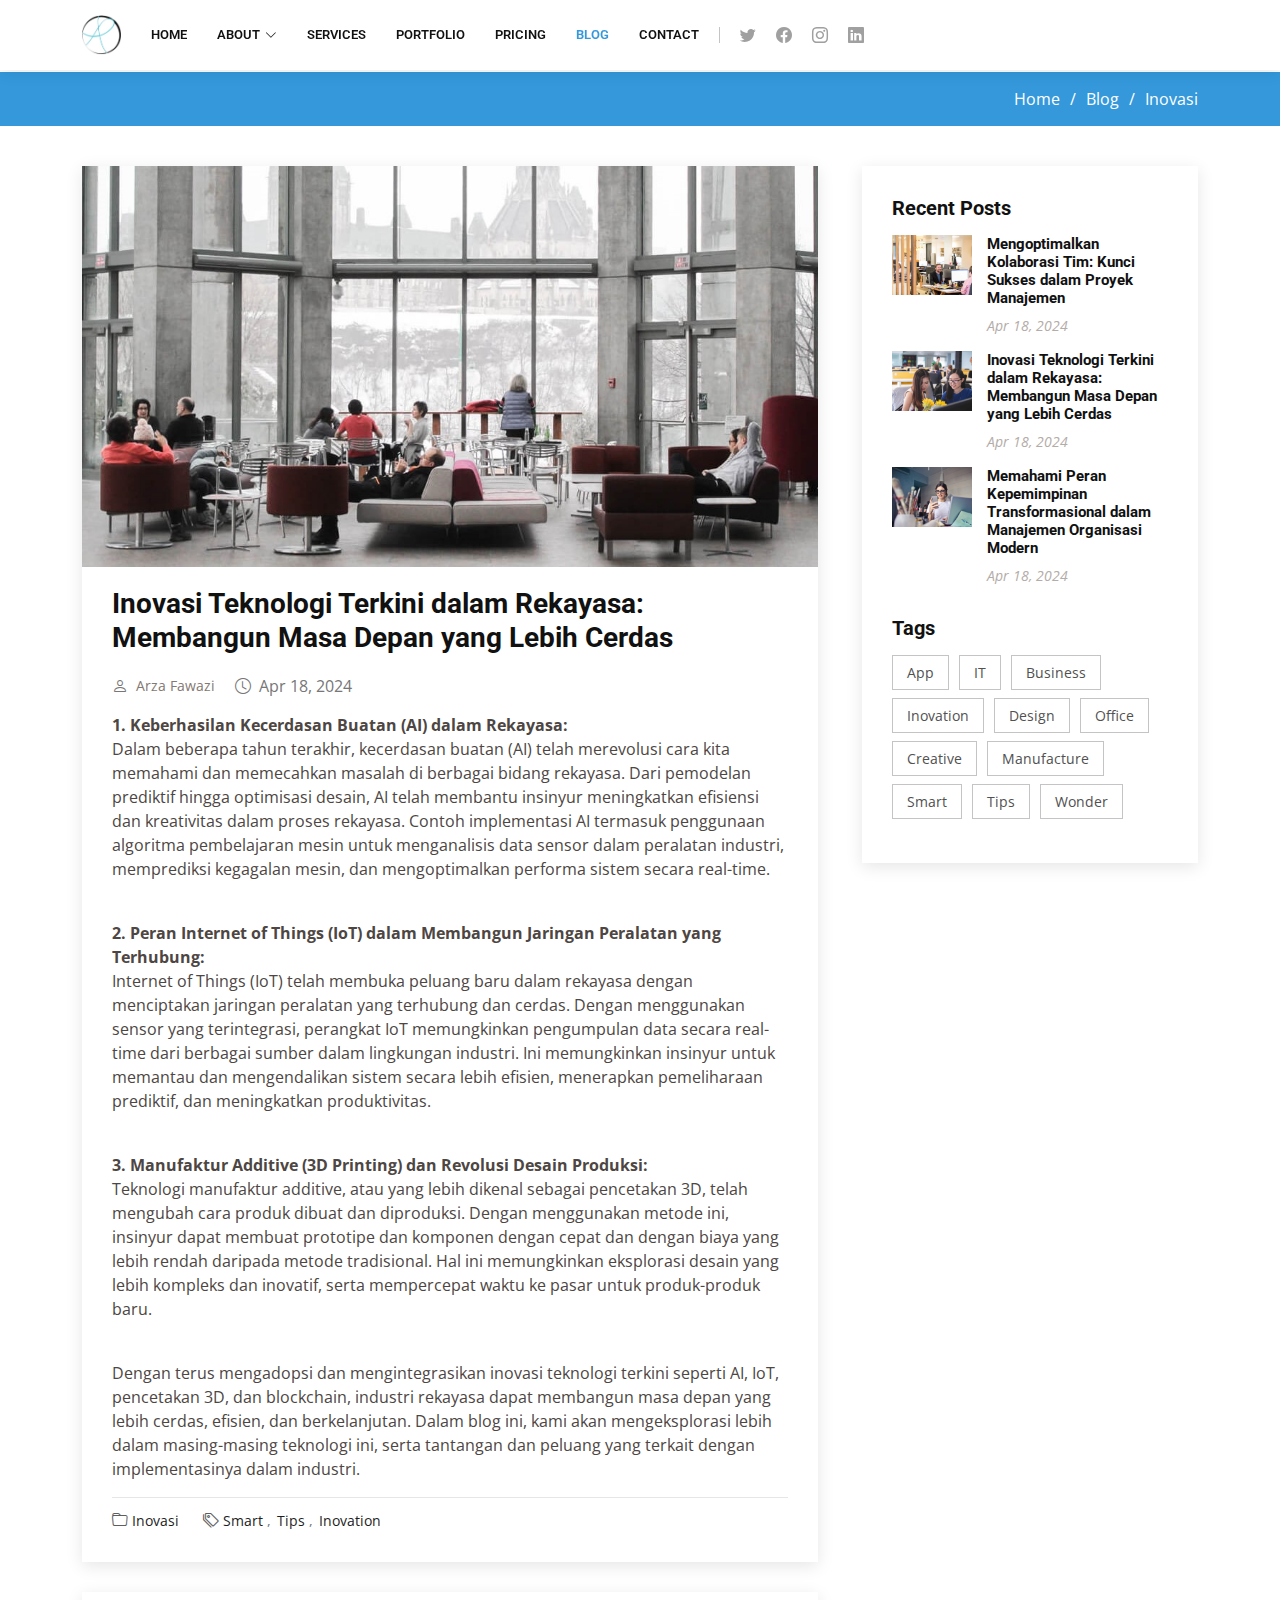
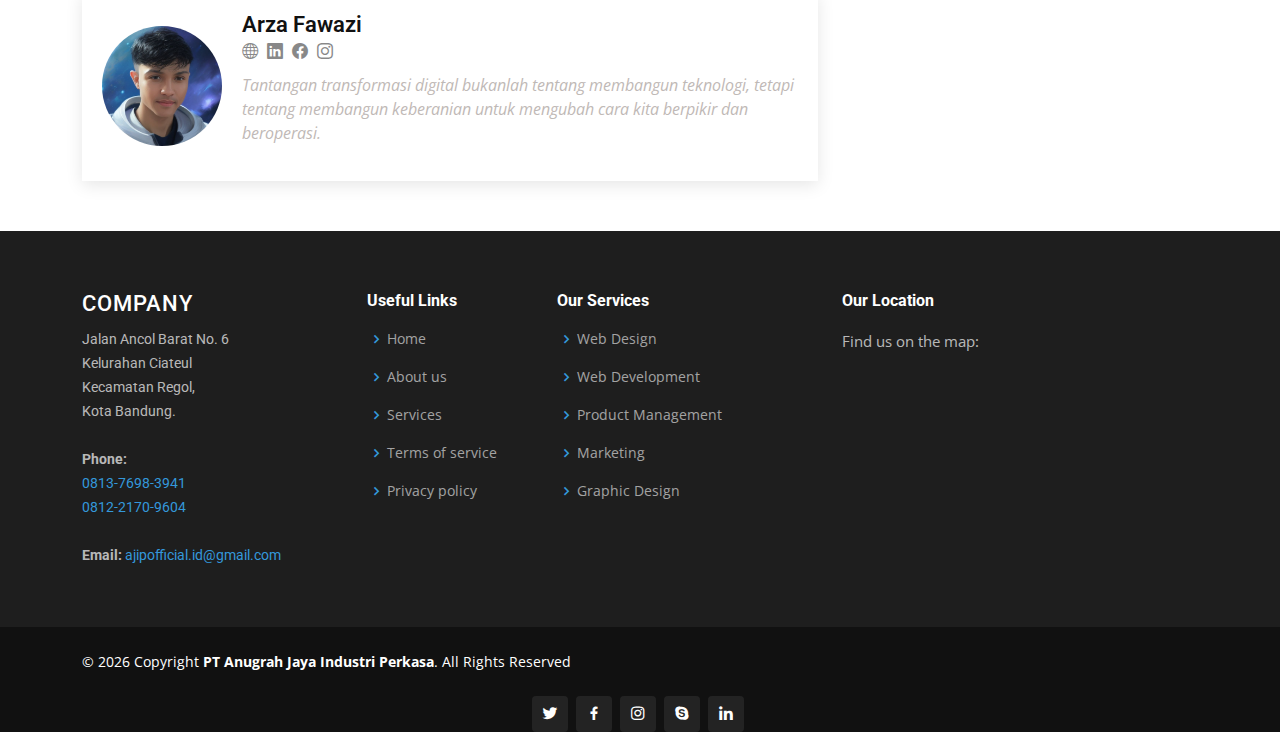
<file: blog/inovasi.html>
<!DOCTYPE html>
<html lang="en">

<head>
  <meta charset="utf-8">
  <meta content="width=device-width, initial-scale=1.0" name="viewport">

  <title>Blog Inovasi - PT Anugrah Jaya Industri Perkasa</title>
  <meta content="" name="description">
  <meta content="" name="keywords">

  <!-- Favicons -->
  <link href="../assets/img/logo/logoputih.png" rel="icon">
  <link href="../assets/img/logo/logoputih.png" rel="apple-touch-icon">

  <!-- Google Fonts -->
  <link href="https://fonts.googleapis.com/css?family=Open+Sans:300,300i,400,400i,600,600i,700,700i|Roboto:300,300i,400,400i,500,500i,600,600i,700,700i|Poppins:300,300i,400,400i,500,500i,600,600i,700,700i" rel="stylesheet">

  <!-- Vendor CSS Files -->
  <link href="../assets/vendor/animate.css/animate.min.css" rel="stylesheet">
  <link href="../assets/vendor/aos/aos.css" rel="stylesheet">
  <link href="../assets/vendor/bootstrap/css/bootstrap.min.css" rel="stylesheet">
  <link href="../assets/vendor/bootstrap-icons/bootstrap-icons.css" rel="stylesheet">
  <link href="../assets/vendor/boxicons/css/boxicons.min.css" rel="stylesheet">
  <link href="../assets/vendor/glightbox/css/glightbox.min.css" rel="stylesheet">
  <link href="../assets/vendor/remixicon/remixicon.css" rel="stylesheet">
  <link href="../assets/vendor/swiper/swiper-bundle.min.css" rel="stylesheet">

  <!-- Template Main CSS File -->
  <link href="../assets/css/style.css" rel="stylesheet">

  <!-- =======================================================
  * Template Name: Company
  * Template URL: https://bootstrapmade.com/company-free-html-bootstrap-template/
  * Updated: Mar 17 2024 with Bootstrap v5.3.3
  * Author: BootstrapMade.com
  * License: https://bootstrapmade.com/license/
  ======================================================== -->
</head>

<body>

  <!-- ======= Header ======= -->
  <header id="header" class="fixed-top">
    <div class="container d-flex align-items-center">

      <!-- <h1 class="logo me-auto"><a href="../index.html"><span>Com</span>pany</a></h1> -->
      <!-- Uncomment below if you prefer to use an image logo -->
      <a href="index.html" class="logo me-auto me-lg-0"><img src="../assets/img/logo/logoputih.png" alt="" class="img-fluid"></a>

      <nav id="navbar" class="navbar order-last order-lg-0">
        <ul>
          <li><a href="../index.html">Home</a></li>

          <li class="dropdown"><a href="#"><span>About</span> <i class="bi bi-chevron-down"></i></a>
            <ul>
              <li><a href="../about.html">About Us</a></li>
              <li><a href="../team.html">Team</a></li>
              <li><a href="../testimonials.html">Testimonials</a></li>
              <li class="dropdown"><a href="#"><span>Deep Drop Down</span> <i class="bi bi-chevron-right"></i></a>
                <ul>
                  <li><a href="#">Deep Drop Down 1</a></li>
                  <li><a href="#">Deep Drop Down 2</a></li>
                  <li><a href="#">Deep Drop Down 3</a></li>
                  <li><a href="#">Deep Drop Down 4</a></li>
                  <li><a href="#">Deep Drop Down 5</a></li>
                </ul>
              </li>
            </ul>
          </li>

          <li><a href="../services.html">Services</a></li>
          <li><a href="../portfolio.html">Portfolio</a></li>
          <li><a href="../pricing.html">Pricing</a></li>
          <li><a href="../blog.html" class="active">Blog</a></li>
          <li><a href="../contact.html">Contact</a></li>

        </ul>
        <i class="bi bi-list mobile-nav-toggle"></i>
      </nav><!-- .navbar -->

      <div class="header-social-links d-flex">
        <a href="#" class="twitter" target="_blank"><i class="bu bi-twitter"></i></a>
        <a href="#" class="facebook" target="_blank"><i class="bu bi-facebook"></i></a>
        <a href="https://www.instagram.com/ptajip/" target="_blank" class="instagram"><i class="bu bi-instagram"></i></a>
        <a href="#" class="linkedin" target="_blank"><i class="bu bi-linkedin"></i></i></a>
      </div>

    </div>
  </header><!-- End Header -->

  <main id="main">

    <!-- ======= Breadcrumbs ======= -->
    <section id="breadcrumbs" class="breadcrumbs">
      <div class="container">

        <div class="d-flex justify-content-end align-items-center">
          <!-- <h2>Blog Single</h2> -->
          <ol>
            <li><a href="../index.html">Home</a></li>
            <li><a href="../blog.html">Blog</a></li>
            <li>Inovasi</li>
          </ol>
        </div>

      </div>
    </section><!-- End Breadcrumbs -->

    <!-- ======= Blog Single Section ======= -->
    <section id="blog" class="blog">
      <div class="container" data-aos="fade-up">

        <div class="row">

          <div class="col-lg-8 entries">

            <article class="entry entry-single">

              <div class="entry-img">
                <img src="../assets/img/blog/blog-inside-post.jpg" alt="gambar manufaktur PT Anugrah Jaya Industri Perkasa" class="img-fluid">
              </div>

              <h2 class="entry-title">
                <a href="inovasi.html">Inovasi Teknologi Terkini dalam Rekayasa: Membangun Masa Depan yang Lebih Cerdas</a>
              </h2>

              <div class="entry-meta">
                <ul>
                    <li class="d-flex align-items-center"><i class="bi bi-person"></i> <a href="https://arzafawazi.my.id/" target="_blank">Arza Fawazi</a></li>
                    <li class="d-flex align-items-center"><i class="bi bi-clock"></i><time datetime="2020-01-01">Apr 18, 2024</time></li>
                    <!-- <li class="d-flex align-items-center"><i class="bi bi-chat-dots"></i> <a href="blog-single.html">12 Comments</a></li> -->
                  </ul>
              </div>

              <div class="entry-content">
                

                <strong>1. Keberhasilan Kecerdasan Buatan (AI) dalam Rekayasa:</strong>
                <p>
                    Dalam beberapa tahun terakhir, kecerdasan buatan (AI) telah merevolusi cara kita memahami dan memecahkan masalah di berbagai bidang rekayasa. Dari pemodelan prediktif hingga optimisasi desain, AI telah membantu insinyur meningkatkan efisiensi dan kreativitas dalam proses rekayasa. Contoh implementasi AI termasuk penggunaan algoritma pembelajaran mesin untuk menganalisis data sensor dalam peralatan industri, memprediksi kegagalan mesin, dan mengoptimalkan performa sistem secara real-time.
                </p><br>

                <strong>2. Peran Internet of Things (IoT) dalam Membangun Jaringan Peralatan yang Terhubung:</strong>
                <p>
                    Internet of Things (IoT) telah membuka peluang baru dalam rekayasa dengan menciptakan jaringan peralatan yang terhubung dan cerdas. Dengan menggunakan sensor yang terintegrasi, perangkat IoT memungkinkan pengumpulan data secara real-time dari berbagai sumber dalam lingkungan industri. Ini memungkinkan insinyur untuk memantau dan mengendalikan sistem secara lebih efisien, menerapkan pemeliharaan prediktif, dan meningkatkan produktivitas.
                </p><br>

                <strong>3. Manufaktur Additive (3D Printing) dan Revolusi Desain Produksi:</strong>
                <p>
                    Teknologi manufaktur additive, atau yang lebih dikenal sebagai pencetakan 3D, telah mengubah cara produk dibuat dan diproduksi. Dengan menggunakan metode ini, insinyur dapat membuat prototipe dan komponen dengan cepat dan dengan biaya yang lebih rendah daripada metode tradisional. Hal ini memungkinkan eksplorasi desain yang lebih kompleks dan inovatif, serta mempercepat waktu ke pasar untuk produk-produk baru.
                </p><br>

                <p>
                    Dengan terus mengadopsi dan mengintegrasikan inovasi teknologi terkini seperti AI, IoT, pencetakan 3D, dan blockchain, industri rekayasa dapat membangun masa depan yang lebih cerdas, efisien, dan berkelanjutan. Dalam blog ini, kami akan mengeksplorasi lebih dalam masing-masing teknologi ini, serta tantangan dan peluang yang terkait dengan implementasinya dalam industri.
                </p>
              
              </div>

              <div class="entry-footer">
                <i class="bi bi-folder"></i>
                <ul class="cats">
                  <li><a href="inovasi.html">Inovasi</a></li>
                </ul>

                <i class="bi bi-tags"></i>
                <ul class="tags">
                  <li><a href="#">Smart</a></li>
                  <li><a href="#">Tips</a></li>
                  <li><a href="#">Inovation</a></li>
                </ul>
              </div>

            </article>
            <!-- End blog entry -->

            <div class="blog-author d-flex align-items-center">
              <img src="../assets/img/blog/arza.webp" class="rounded-circle float-left" alt="">
              <div>
                <h4>Arza Fawazi</h4>
                <div class="social-links">
                    <a href="https://arzafawazi.my.id/" target="_blank"><i class="bi bi-globe"></i></a>
                  <a href="https://www.linkedin.com/in/arzafawazi/" target="_blank"><i class="bi bi-linkedin"></i></a>
                  <a href="https://www.facebook.com/arza.fawazi.7" target="_blank"><i class="bi bi-facebook"></i></a>
                  <a href="https://www.instagram.com/arzafawazi/" target="_blank"><i class="biu bi-instagram"></i></a>
                </div>
                <p>
Tantangan transformasi digital bukanlah tentang membangun teknologi, tetapi tentang membangun keberanian untuk mengubah cara kita berpikir dan beroperasi.
                </p>
              </div>
            </div>
            <!-- End blog author bio -->

            <!-- <div class="blog-comments">

              <h4 class="comments-count">8 Comments</h4>

              <div id="comment-1" class="comment">
                <div class="d-flex">
                  <div class="comment-img"><img src="assets/img/blog/comments-1.jpg" alt=""></div>
                  <div>
                    <h5><a href="">Georgia Reader</a> <a href="#" class="reply"><i class="bi bi-reply-fill"></i> Reply</a></h5>
                    <time datetime="2020-01-01">01 Jan, 2020</time>
                    <p>
                      Et rerum totam nisi. Molestiae vel quam dolorum vel voluptatem et et. Est ad aut sapiente quis molestiae est qui cum soluta.
                      Vero aut rerum vel. Rerum quos laboriosam placeat ex qui. Sint qui facilis et.
                    </p>
                  </div>
                </div>
              </div>
             

              <div id="comment-2" class="comment">
                <div class="d-flex">
                  <div class="comment-img"><img src="assets/img/blog/comments-2.jpg" alt=""></div>
                  <div>
                    <h5><a href="">Aron Alvarado</a> <a href="#" class="reply"><i class="bi bi-reply-fill"></i> Reply</a></h5>
                    <time datetime="2020-01-01">01 Jan, 2020</time>
                    <p>
                      Ipsam tempora sequi voluptatem quis sapiente non. Autem itaque eveniet saepe. Officiis illo ut beatae.
                    </p>
                  </div>
                </div>

                <div id="comment-reply-1" class="comment comment-reply">
                  <div class="d-flex">
                    <div class="comment-img"><img src="assets/img/blog/comments-3.jpg" alt=""></div>
                    <div>
                      <h5><a href="">Lynda Small</a> <a href="#" class="reply"><i class="bi bi-reply-fill"></i> Reply</a></h5>
                      <time datetime="2020-01-01">01 Jan, 2020</time>
                      <p>
                        Enim ipsa eum fugiat fuga repellat. Commodi quo quo dicta. Est ullam aspernatur ut vitae quia mollitia id non. Qui ad quas nostrum rerum sed necessitatibus aut est. Eum officiis sed repellat maxime vero nisi natus. Amet nesciunt nesciunt qui illum omnis est et dolor recusandae.

                        Recusandae sit ad aut impedit et. Ipsa labore dolor impedit et natus in porro aut. Magnam qui cum. Illo similique occaecati nihil modi eligendi. Pariatur distinctio labore omnis incidunt et illum. Expedita et dignissimos distinctio laborum minima fugiat.

                        Libero corporis qui. Nam illo odio beatae enim ducimus. Harum reiciendis error dolorum non autem quisquam vero rerum neque.
                      </p>
                    </div>
                  </div>

                  <div id="comment-reply-2" class="comment comment-reply">
                    <div class="d-flex">
                      <div class="comment-img"><img src="assets/img/blog/comments-4.jpg" alt=""></div>
                      <div>
                        <h5><a href="">Sianna Ramsay</a> <a href="#" class="reply"><i class="bi bi-reply-fill"></i> Reply</a></h5>
                        <time datetime="2020-01-01">01 Jan, 2020</time>
                        <p>
                          Et dignissimos impedit nulla et quo distinctio ex nemo. Omnis quia dolores cupiditate et. Ut unde qui eligendi sapiente omnis ullam. Placeat porro est commodi est officiis voluptas repellat quisquam possimus. Perferendis id consectetur necessitatibus.
                        </p>
                      </div>
                    </div>

                  </div>
             

                </div>
               

              </div>
            

              <div id="comment-3" class="comment">
                <div class="d-flex">
                  <div class="comment-img"><img src="assets/img/blog/comments-5.jpg" alt=""></div>
                  <div>
                    <h5><a href="">Nolan Davidson</a> <a href="#" class="reply"><i class="bi bi-reply-fill"></i> Reply</a></h5>
                    <time datetime="2020-01-01">01 Jan, 2020</time>
                    <p>
                      Distinctio nesciunt rerum reprehenderit sed. Iste omnis eius repellendus quia nihil ut accusantium tempore. Nesciunt expedita id dolor exercitationem aspernatur aut quam ut. Voluptatem est accusamus iste at.
                      Non aut et et esse qui sit modi neque. Exercitationem et eos aspernatur. Ea est consequuntur officia beatae ea aut eos soluta. Non qui dolorum voluptatibus et optio veniam. Quam officia sit nostrum dolorem.
                    </p>
                  </div>
                </div>

              </div>
          

              <div id="comment-4" class="comment">
                <div class="d-flex">
                  <div class="comment-img"><img src="assets/img/blog/comments-6.jpg" alt=""></div>
                  <div>
                    <h5><a href="">Kay Duggan</a> <a href="#" class="reply"><i class="bi bi-reply-fill"></i> Reply</a></h5>
                    <time datetime="2020-01-01">01 Jan, 2020</time>
                    <p>
                      Dolorem atque aut. Omnis doloremque blanditiis quia eum porro quis ut velit tempore. Cumque sed quia ut maxime. Est ad aut cum. Ut exercitationem non in fugiat.
                    </p>
                  </div>
                </div>

              </div>
              

              <div class="reply-form">
                <h4>Leave a Reply</h4>
                <p>Your email address will not be published. Required fields are marked * </p>
                <form action="">
                  <div class="row">
                    <div class="col-md-6 form-group">
                      <input name="name" type="text" class="form-control" placeholder="Your Name*">
                    </div>
                    <div class="col-md-6 form-group">
                      <input name="email" type="text" class="form-control" placeholder="Your Email*">
                    </div>
                  </div>
                  <div class="row">
                    <div class="col form-group">
                      <input name="website" type="text" class="form-control" placeholder="Your Website">
                    </div>
                  </div>
                  <div class="row">
                    <div class="col form-group">
                      <textarea name="comment" class="form-control" placeholder="Your Comment*"></textarea>
                    </div>
                  </div>
                  <button type="submit" class="btn btn-primary">Post Comment</button>

                </form>

              </div>

            </div> -->
            <!-- End blog comments -->

          </div><!-- End blog entries list -->

          <div class="col-lg-4">

            <div class="sidebar">


              <h3 class="sidebar-title">Recent Posts</h3>
              <div class="sidebar-item recent-posts">
                <div class="post-item clearfix">
                  <img src="../assets/img/blog/blog-recent-1.jpg" alt="Gambar Kolaborasi Tim">
                  <h4><a href="kolaborasi.html">Mengoptimalkan Kolaborasi Tim: Kunci Sukses dalam Proyek Manajemen</a></h4>
                  <time datetime="2020-01-01">Apr 18, 2024</time>
                </div>

                <div class="post-item clearfix">
                  <img src="../assets/img/blog/blog-recent-2.jpg" alt="Gambar Inovasi Teknologi">
                  <h4><a href="inovasi.html">Inovasi Teknologi Terkini dalam Rekayasa: Membangun Masa Depan yang Lebih Cerdas</a></h4>
                  <time datetime="2020-01-01">Apr 18, 2024</time>
                </div>

                <div class="post-item clearfix">
                  <img src="../assets/img/blog/blog-recent-3.jpg" alt="Gambar Peran Kepemimpinan">
                  <h4><a href="pemimpin.html">Memahami Peran Kepemimpinan Transformasional dalam Manajemen Organisasi Modern</a></h4>
                  <time datetime="2020-01-01">Apr 18, 2024</time>
                </div>


              </div>
              <!-- End sidebar recent posts-->

              <h3 class="sidebar-title">Tags</h3>
              <div class="sidebar-item tags">
                <ul>
                  <li><a href="#">App</a></li>
                  <li><a href="#">IT</a></li>
                  <li><a href="#">Business</a></li>
                  <li><a href="#">Inovation</a></li>
                  <li><a href="#">Design</a></li>
                  <li><a href="#">Office</a></li>
                  <li><a href="#">Creative</a></li>
                  <li><a href="#">Manufacture</a></li>
                  <li><a href="#">Smart</a></li>
                  <li><a href="#">Tips</a></li>
                  <li><a href="#">Wonder</a></li>
                </ul>
              </div><!-- End sidebar tags-->

            </div><!-- End sidebar -->

          </div><!-- End blog sidebar -->

        </div>

      </div>
    </section><!-- End Blog Single Section -->

  </main><!-- End #main -->

 <!-- ======= Footer ======= -->
 <footer id="footer">

    <div class="footer-top">
      <div class="container">
        <div class="row ">

          <div class="col-lg-3 col-md-6 footer-contact">
            <h3>Company</h3>
            <p>
              Jalan Ancol Barat No. 6 <br>Kelurahan Ciateul <br>Kecamatan Regol, <br>Kota Bandung. <br><br>
              <strong>Phone:</strong><br>
              <a href="https://api.whatsapp.com/send?phone=6281376983941" class="d-block">0813-7698-3941</a>
              <a href="https://api.whatsapp.com/send?phone=6281221709604" class="d-block">0812-2170-9604</a><br> 
              <strong>Email:</strong> <a href="mailto:ajipofficial.id@gmail.com">ajipofficial.id@gmail.com</a><br>
            </p>
          </div>
          
          

          <div class="col-lg-2 col-md-6 footer-links">
            <h4>Useful Links</h4>
            <ul>
              <li><i class="bx bx-chevron-right"></i> <a href="#">Home</a></li>
              <li><i class="bx bx-chevron-right"></i> <a href="#">About us</a></li>
              <li><i class="bx bx-chevron-right"></i> <a href="#">Services</a></li>
              <li><i class="bx bx-chevron-right"></i> <a href="#">Terms of service</a></li>
              <li><i class="bx bx-chevron-right"></i> <a href="#">Privacy policy</a></li>
            </ul>
          </div>

          <div class="col-lg-3 col-md-6 footer-links">
            <h4>Our Services</h4>
            <ul>
              <li><i class="bx bx-chevron-right"></i> <a href="#">Web Design</a></li>
              <li><i class="bx bx-chevron-right"></i> <a href="#">Web Development</a></li>
              <li><i class="bx bx-chevron-right"></i> <a href="#">Product Management</a></li>
              <li><i class="bx bx-chevron-right"></i> <a href="#">Marketing</a></li>
              <li><i class="bx bx-chevron-right"></i> <a href="#">Graphic Design</a></li>
            </ul>
          </div>

          <div class="col-lg-4 col-md-6 footer-newsletter">
            <h4>Our Location</h4>
            <p>Find us on the map:</p>
            <iframe src="https://www.google.com/maps/embed?pb=!1m18!1m12!1m3!1d3960.7295731223663!2d107.59277261523749!3d-6.929335894997655!2m3!1f0!2f0!3f0!3m2!1i1024!2i768!4f13.1!3m3!1m2!1s0x2e6889cbdbf5701d%3A0x1d06c6dcbfc7f4bc!2sJl.%20Ancol%20Barat%20No.6%2C%20Ciateul%2C%20Kec.%20Regol%2C%20Kota%20Bandung%2C%20Jawa%20Barat%2040126!5e0!3m2!1sen!2sid!4v1618653134570!5m2!1sen!2sid" width="100%" height="200" style="border:0;" allowfullscreen="" loading="lazy"></iframe>
          </div>
          
          

        </div>
      </div>
    </div>

    <div class="container d-md-flex py-4">

      <div class="me-md-auto text-center text-md-start">
        <div class="copyright">
          &copy; <script>document.write(new Date().getFullYear())</script> Copyright <strong><span>PT Anugrah Jaya Industri Perkasa</span></strong>.
          All Rights Reserved
        </div>
      </div>
      
        <div class="credits">
          <!-- All the links in the footer should remain intact. -->
          <!-- You can delete the links only if you purchased the pro version. -->
          <!-- Licensing information: https://bootstrapmade.com/license/ -->
          <!-- Purchase the pro version with working PHP/AJAX contact form: https://bootstrapmade.com/company-free-html-bootstrap-template/ -->
          <!-- Designed by <a href="https://bootstrapmade.com/">BootstrapMade</a> -->
        </div>
      </div>
      <div class="social-links text-center text-md-right pt-3 pt-md-0">
        <a href="#" class="twitter" target="_blank"><i class="bx bxl-twitter"></i></a>
        <a href="#" class="facebook" target="_blank"><i class="bx bxl-facebook"></i></a>
        <a href="https://www.instagram.com/ptajip/" target="_blank" class="instagram"><i class="bx bxl-instagram"></i></a>
        <a href="#" class="google-plus" target="_blank"><i class="bx bxl-skype"></i></a>
        <a href="#" class="linkedin" target="_blank"><i class="bx bxl-linkedin"></i></a>
      </div>
    </div>
  </footer><!-- End Footer -->

  <a href="#" class="back-to-top d-flex align-items-center justify-content-center"><i class="bi bi-arrow-up-short"></i></a>

  <!-- Vendor JS Files -->
  <script src="../assets/vendor/aos/aos.js"></script>
  <script src="../assets/vendor/bootstrap/js/bootstrap.bundle.min.js"></script>
  <script src="../assets/vendor/glightbox/js/glightbox.min.js"></script>
  <script src="../assets/vendor/isotope-layout/isotope.pkgd.min.js"></script>
  <script src="../assets/vendor/swiper/swiper-bundle.min.js"></script>
  <script src="../assets/vendor/waypoints/noframework.waypoints.js"></script>
  <script src="../assets/vendor/php-email-form/validate.js"></script>

  <!-- Template Main JS File -->
  <script src="../assets/js/main.js"></script>

</body>

</html>
</file>
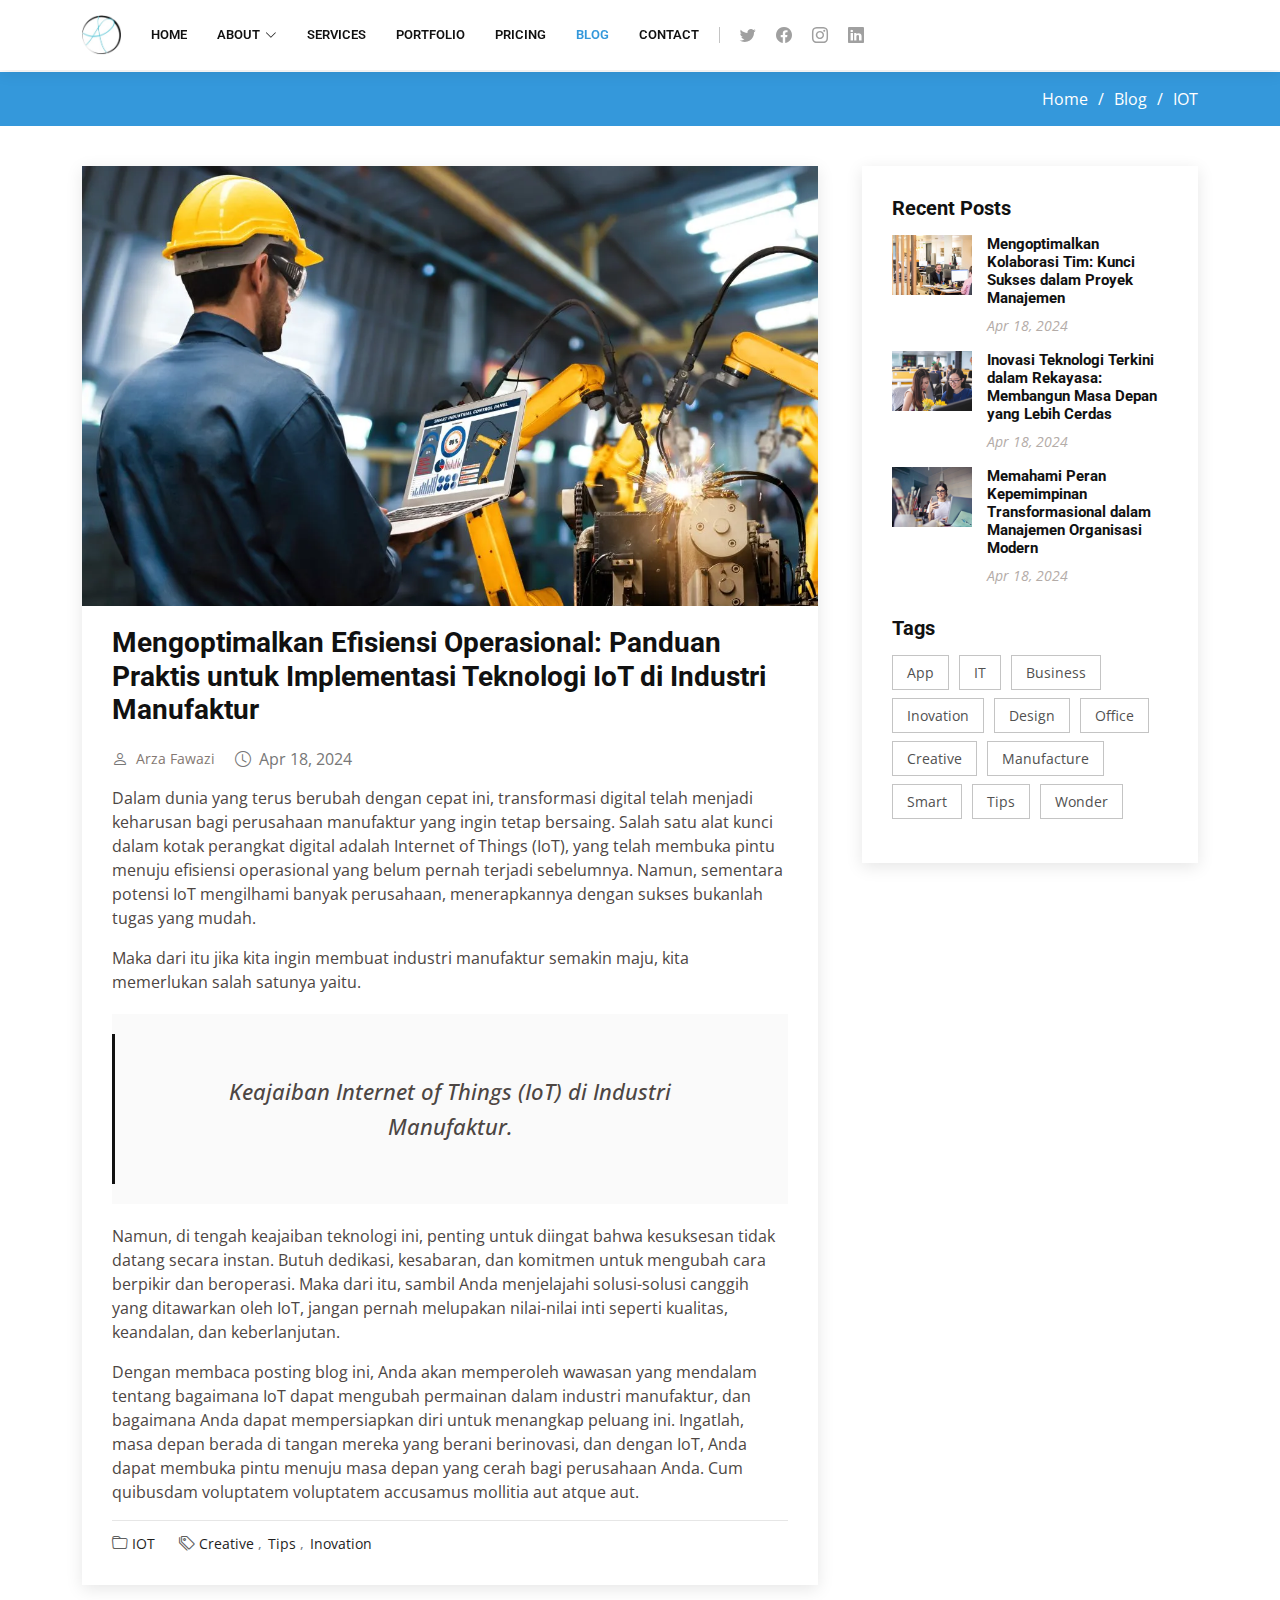
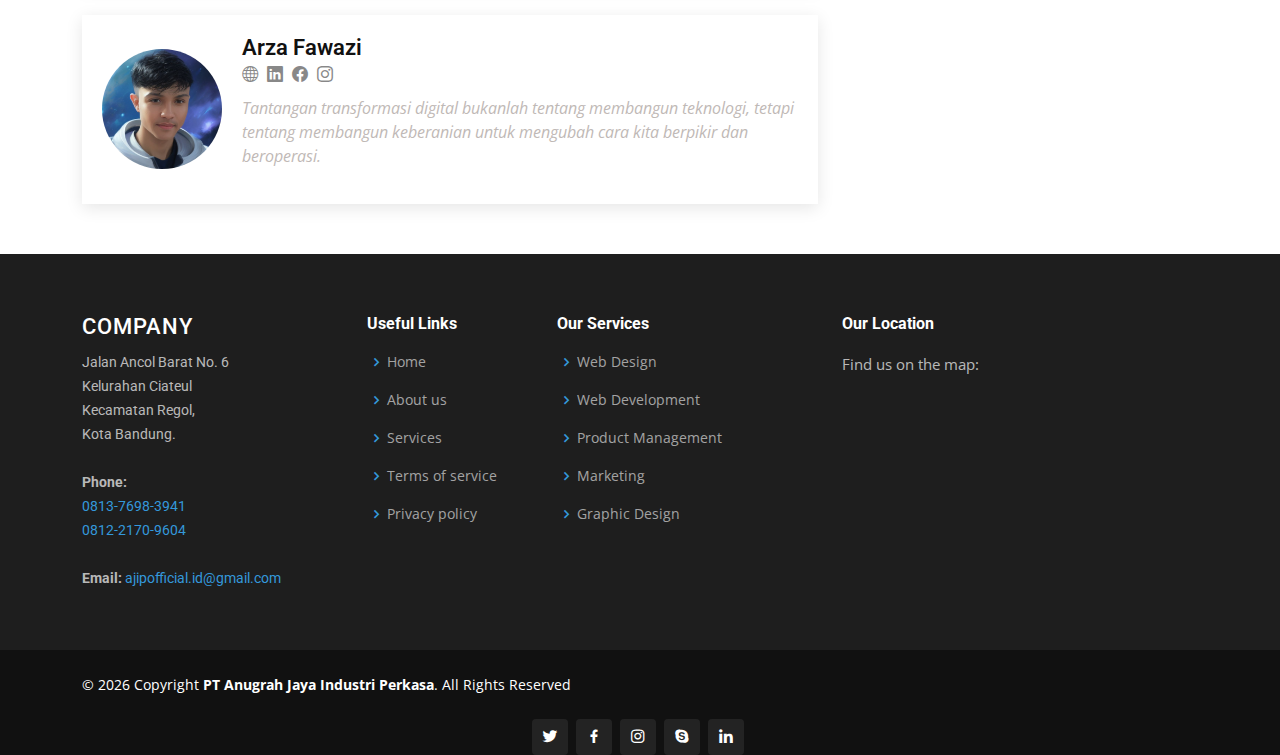
<file: blog/iot.html>
<!DOCTYPE html>
<html lang="en">

<head>
  <meta charset="utf-8">
  <meta content="width=device-width, initial-scale=1.0" name="viewport">

  <title>Blog IOT - PT Anugrah Jaya Industri Perkasa</title>
  <meta content="" name="description">
  <meta content="" name="keywords">

  <!-- Favicons -->
  <link href="../assets/img/logo/logoputih.png" rel="icon">
  <link href="../assets/img/logo/logoputih.png" rel="apple-touch-icon">

  <!-- Google Fonts -->
  <link href="https://fonts.googleapis.com/css?family=Open+Sans:300,300i,400,400i,600,600i,700,700i|Roboto:300,300i,400,400i,500,500i,600,600i,700,700i|Poppins:300,300i,400,400i,500,500i,600,600i,700,700i" rel="stylesheet">

  <!-- Vendor CSS Files -->
  <link href="../assets/vendor/animate.css/animate.min.css" rel="stylesheet">
  <link href="../assets/vendor/aos/aos.css" rel="stylesheet">
  <link href="../assets/vendor/bootstrap/css/bootstrap.min.css" rel="stylesheet">
  <link href="../assets/vendor/bootstrap-icons/bootstrap-icons.css" rel="stylesheet">
  <link href="../assets/vendor/boxicons/css/boxicons.min.css" rel="stylesheet">
  <link href="../assets/vendor/glightbox/css/glightbox.min.css" rel="stylesheet">
  <link href="../assets/vendor/remixicon/remixicon.css" rel="stylesheet">
  <link href="../assets/vendor/swiper/swiper-bundle.min.css" rel="stylesheet">

  <!-- Template Main CSS File -->
  <link href="../assets/css/style.css" rel="stylesheet">

  <!-- =======================================================
  * Template Name: Company
  * Template URL: https://bootstrapmade.com/company-free-html-bootstrap-template/
  * Updated: Mar 17 2024 with Bootstrap v5.3.3
  * Author: BootstrapMade.com
  * License: https://bootstrapmade.com/license/
  ======================================================== -->
</head>

<body>

  <!-- ======= Header ======= -->
  <header id="header" class="fixed-top">
    <div class="container d-flex align-items-center">

      <!-- <h1 class="logo me-auto"><a href="../index.html"><span>Com</span>pany</a></h1> -->
      <!-- Uncomment below if you prefer to use an image logo -->
      <a href="index.html" class="logo me-auto me-lg-0"><img src="../assets/img/logo/logoputih.png" alt="" class="img-fluid"></a>

      <nav id="navbar" class="navbar order-last order-lg-0">
        <ul>
          <li><a href="../index.html">Home</a></li>

          <li class="dropdown"><a href="#"><span>About</span> <i class="bi bi-chevron-down"></i></a>
            <ul>
              <li><a href="../about.html">About Us</a></li>
              <li><a href="../team.html">Team</a></li>
              <li><a href="../testimonials.html">Testimonials</a></li>
              <li class="dropdown"><a href="#"><span>Deep Drop Down</span> <i class="bi bi-chevron-right"></i></a>
                <ul>
                  <li><a href="#">Deep Drop Down 1</a></li>
                  <li><a href="#">Deep Drop Down 2</a></li>
                  <li><a href="#">Deep Drop Down 3</a></li>
                  <li><a href="#">Deep Drop Down 4</a></li>
                  <li><a href="#">Deep Drop Down 5</a></li>
                </ul>
              </li>
            </ul>
          </li>

          <li><a href="../services.html">Services</a></li>
          <li><a href="../portfolio.html">Portfolio</a></li>
          <li><a href="../pricing.html">Pricing</a></li>
          <li><a href="../blog.html" class="active">Blog</a></li>
          <li><a href="../contact.html">Contact</a></li>

        </ul>
        <i class="bi bi-list mobile-nav-toggle"></i>
      </nav><!-- .navbar -->

      <div class="header-social-links d-flex">
        <a href="#" class="twitter" target="_blank"><i class="bu bi-twitter"></i></a>
        <a href="#" class="facebook" target="_blank"><i class="bu bi-facebook"></i></a>
        <a href="https://www.instagram.com/ptajip/" target="_blank" class="instagram"><i class="bu bi-instagram"></i></a>
        <a href="#" class="linkedin" target="_blank"><i class="bu bi-linkedin"></i></i></a>
      </div>

    </div>
  </header><!-- End Header -->

  <main id="main">

    <!-- ======= Breadcrumbs ======= -->
    <section id="breadcrumbs" class="breadcrumbs">
      <div class="container">

        <div class="d-flex justify-content-end align-items-center">
          <!-- <h2>Blog Single</h2> -->
          <ol>
            <li><a href="../index.html">Home</a></li>
            <li><a href="../blog.html">Blog</a></li>
            <li>IOT</li>
          </ol>
        </div>

      </div>
    </section><!-- End Breadcrumbs -->

    <!-- ======= Blog Single Section ======= -->
    <section id="blog" class="blog">
      <div class="container" data-aos="fade-up">

        <div class="row">

          <div class="col-lg-8 entries">

            <article class="entry entry-single">

              <div class="entry-img">
                <img src="../assets/img/blog/manufaktur.webp" alt="gambar manufaktur PT Anugrah Jaya Industri Perkasa" class="img-fluid">
              </div>

              <h2 class="entry-title">
                <a href="iot.html">Mengoptimalkan Efisiensi Operasional: Panduan Praktis untuk Implementasi Teknologi IoT di Industri Manufaktur</a>
              </h2>

              <div class="entry-meta">
                <ul>
                    <li class="d-flex align-items-center"><i class="bi bi-person"></i> <a href="https://arzafawazi.my.id/" target="_blank">Arza Fawazi</a></li>
                    <li class="d-flex align-items-center"><i class="bi bi-clock"></i><time datetime="2020-01-01">Apr 18, 2024</time></li>
                    <!-- <li class="d-flex align-items-center"><i class="bi bi-chat-dots"></i> <a href="blog-single.html">12 Comments</a></li> -->
                  </ul>
              </div>

              <div class="entry-content">
                <p>
                    Dalam dunia yang terus berubah dengan cepat ini, transformasi digital telah menjadi keharusan bagi perusahaan manufaktur yang ingin tetap bersaing. Salah satu alat kunci dalam kotak perangkat digital adalah Internet of Things (IoT), yang telah membuka pintu menuju efisiensi operasional yang belum pernah terjadi sebelumnya. Namun, sementara potensi IoT mengilhami banyak perusahaan, menerapkannya dengan sukses bukanlah tugas yang mudah.
                </p>

                <p>
                  Maka dari itu jika kita ingin membuat industri manufaktur semakin maju, kita memerlukan salah satunya yaitu.
                </p>

                <blockquote>
                  <p>
                    Keajaiban Internet of Things (IoT) di Industri Manufaktur.
                  </p>
                </blockquote>

                <p>
                    Namun, di tengah keajaiban teknologi ini, penting untuk diingat bahwa kesuksesan tidak datang secara instan. Butuh dedikasi, kesabaran, dan komitmen untuk mengubah cara berpikir dan beroperasi. Maka dari itu, sambil Anda menjelajahi solusi-solusi canggih yang ditawarkan oleh IoT, jangan pernah melupakan nilai-nilai inti seperti kualitas, keandalan, dan keberlanjutan.
                </p>

                <!-- <h3>Et quae iure vel ut odit alias.</h3> -->
                <p>
                    Dengan membaca posting blog ini, Anda akan memperoleh wawasan yang mendalam tentang bagaimana IoT dapat mengubah permainan dalam industri manufaktur, dan bagaimana Anda dapat mempersiapkan diri untuk menangkap peluang ini. Ingatlah, masa depan berada di tangan mereka yang berani berinovasi, dan dengan IoT, Anda dapat membuka pintu menuju masa depan yang cerah bagi perusahaan Anda. Cum quibusdam voluptatem voluptatem accusamus mollitia aut atque aut.
                </p>
                <!-- <img src="../assets/img/blog/blog-inside-post.jpg" class="img-fluid" alt=""> -->

                <!-- <h3>Ut repellat blanditiis est dolore sunt dolorum quae.</h3>
                <p>
                  Rerum ea est assumenda pariatur quasi et quam. Facilis nam porro amet nostrum. In assumenda quia quae a id praesentium. Quos deleniti libero sed occaecati aut porro autem. Consectetur sed excepturi sint non placeat quia repellat incidunt labore. Autem facilis hic dolorum dolores vel.
                  Consectetur quasi id et optio praesentium aut asperiores eaque aut. Explicabo omnis quibusdam esse. Ex libero illum iusto totam et ut aut blanditiis. Veritatis numquam ut illum ut a quam vitae.
                </p>
                <p>
                  Alias quia non aliquid. Eos et ea velit. Voluptatem maxime enim omnis ipsa voluptas incidunt. Nulla sit eaque mollitia nisi asperiores est veniam.
                </p> -->

              </div>

              <div class="entry-footer">
                <i class="bi bi-folder"></i>
                <ul class="cats">
                  <li><a href="iot.html">IOT</a></li>
                </ul>

                <i class="bi bi-tags"></i>
                <ul class="tags">
                  <li><a href="#">Creative</a></li>
                  <li><a href="#">Tips</a></li>
                  <li><a href="#">Inovation</a></li>
                </ul>
              </div>

            </article>
            <!-- End blog entry -->

            <div class="blog-author d-flex align-items-center">
              <img src="../assets/img/blog/arza.webp" class="rounded-circle float-left" alt="">
              <div>
                <h4>Arza Fawazi</h4>
                <div class="social-links">
                    <a href="https://arzafawazi.my.id/" target="_blank"><i class="bi bi-globe"></i></a>
                  <a href="https://www.linkedin.com/in/arzafawazi/" target="_blank"><i class="bi bi-linkedin"></i></a>
                  <a href="https://www.facebook.com/arza.fawazi.7" target="_blank"><i class="bi bi-facebook"></i></a>
                  <a href="https://www.instagram.com/arzafawazi/" target="_blank"><i class="biu bi-instagram"></i></a>
                </div>
                <p>
Tantangan transformasi digital bukanlah tentang membangun teknologi, tetapi tentang membangun keberanian untuk mengubah cara kita berpikir dan beroperasi.
                </p>
              </div>
            </div>
            <!-- End blog author bio -->

            <!-- <div class="blog-comments">

              <h4 class="comments-count">8 Comments</h4>

              <div id="comment-1" class="comment">
                <div class="d-flex">
                  <div class="comment-img"><img src="assets/img/blog/comments-1.jpg" alt=""></div>
                  <div>
                    <h5><a href="">Georgia Reader</a> <a href="#" class="reply"><i class="bi bi-reply-fill"></i> Reply</a></h5>
                    <time datetime="2020-01-01">01 Jan, 2020</time>
                    <p>
                      Et rerum totam nisi. Molestiae vel quam dolorum vel voluptatem et et. Est ad aut sapiente quis molestiae est qui cum soluta.
                      Vero aut rerum vel. Rerum quos laboriosam placeat ex qui. Sint qui facilis et.
                    </p>
                  </div>
                </div>
              </div>
             

              <div id="comment-2" class="comment">
                <div class="d-flex">
                  <div class="comment-img"><img src="assets/img/blog/comments-2.jpg" alt=""></div>
                  <div>
                    <h5><a href="">Aron Alvarado</a> <a href="#" class="reply"><i class="bi bi-reply-fill"></i> Reply</a></h5>
                    <time datetime="2020-01-01">01 Jan, 2020</time>
                    <p>
                      Ipsam tempora sequi voluptatem quis sapiente non. Autem itaque eveniet saepe. Officiis illo ut beatae.
                    </p>
                  </div>
                </div>

                <div id="comment-reply-1" class="comment comment-reply">
                  <div class="d-flex">
                    <div class="comment-img"><img src="assets/img/blog/comments-3.jpg" alt=""></div>
                    <div>
                      <h5><a href="">Lynda Small</a> <a href="#" class="reply"><i class="bi bi-reply-fill"></i> Reply</a></h5>
                      <time datetime="2020-01-01">01 Jan, 2020</time>
                      <p>
                        Enim ipsa eum fugiat fuga repellat. Commodi quo quo dicta. Est ullam aspernatur ut vitae quia mollitia id non. Qui ad quas nostrum rerum sed necessitatibus aut est. Eum officiis sed repellat maxime vero nisi natus. Amet nesciunt nesciunt qui illum omnis est et dolor recusandae.

                        Recusandae sit ad aut impedit et. Ipsa labore dolor impedit et natus in porro aut. Magnam qui cum. Illo similique occaecati nihil modi eligendi. Pariatur distinctio labore omnis incidunt et illum. Expedita et dignissimos distinctio laborum minima fugiat.

                        Libero corporis qui. Nam illo odio beatae enim ducimus. Harum reiciendis error dolorum non autem quisquam vero rerum neque.
                      </p>
                    </div>
                  </div>

                  <div id="comment-reply-2" class="comment comment-reply">
                    <div class="d-flex">
                      <div class="comment-img"><img src="assets/img/blog/comments-4.jpg" alt=""></div>
                      <div>
                        <h5><a href="">Sianna Ramsay</a> <a href="#" class="reply"><i class="bi bi-reply-fill"></i> Reply</a></h5>
                        <time datetime="2020-01-01">01 Jan, 2020</time>
                        <p>
                          Et dignissimos impedit nulla et quo distinctio ex nemo. Omnis quia dolores cupiditate et. Ut unde qui eligendi sapiente omnis ullam. Placeat porro est commodi est officiis voluptas repellat quisquam possimus. Perferendis id consectetur necessitatibus.
                        </p>
                      </div>
                    </div>

                  </div>
             

                </div>
               

              </div>
            

              <div id="comment-3" class="comment">
                <div class="d-flex">
                  <div class="comment-img"><img src="assets/img/blog/comments-5.jpg" alt=""></div>
                  <div>
                    <h5><a href="">Nolan Davidson</a> <a href="#" class="reply"><i class="bi bi-reply-fill"></i> Reply</a></h5>
                    <time datetime="2020-01-01">01 Jan, 2020</time>
                    <p>
                      Distinctio nesciunt rerum reprehenderit sed. Iste omnis eius repellendus quia nihil ut accusantium tempore. Nesciunt expedita id dolor exercitationem aspernatur aut quam ut. Voluptatem est accusamus iste at.
                      Non aut et et esse qui sit modi neque. Exercitationem et eos aspernatur. Ea est consequuntur officia beatae ea aut eos soluta. Non qui dolorum voluptatibus et optio veniam. Quam officia sit nostrum dolorem.
                    </p>
                  </div>
                </div>

              </div>
          

              <div id="comment-4" class="comment">
                <div class="d-flex">
                  <div class="comment-img"><img src="assets/img/blog/comments-6.jpg" alt=""></div>
                  <div>
                    <h5><a href="">Kay Duggan</a> <a href="#" class="reply"><i class="bi bi-reply-fill"></i> Reply</a></h5>
                    <time datetime="2020-01-01">01 Jan, 2020</time>
                    <p>
                      Dolorem atque aut. Omnis doloremque blanditiis quia eum porro quis ut velit tempore. Cumque sed quia ut maxime. Est ad aut cum. Ut exercitationem non in fugiat.
                    </p>
                  </div>
                </div>

              </div>
              

              <div class="reply-form">
                <h4>Leave a Reply</h4>
                <p>Your email address will not be published. Required fields are marked * </p>
                <form action="">
                  <div class="row">
                    <div class="col-md-6 form-group">
                      <input name="name" type="text" class="form-control" placeholder="Your Name*">
                    </div>
                    <div class="col-md-6 form-group">
                      <input name="email" type="text" class="form-control" placeholder="Your Email*">
                    </div>
                  </div>
                  <div class="row">
                    <div class="col form-group">
                      <input name="website" type="text" class="form-control" placeholder="Your Website">
                    </div>
                  </div>
                  <div class="row">
                    <div class="col form-group">
                      <textarea name="comment" class="form-control" placeholder="Your Comment*"></textarea>
                    </div>
                  </div>
                  <button type="submit" class="btn btn-primary">Post Comment</button>

                </form>

              </div>

            </div> -->
            <!-- End blog comments -->

          </div><!-- End blog entries list -->

          <div class="col-lg-4">

            <div class="sidebar">


              <h3 class="sidebar-title">Recent Posts</h3>
              <div class="sidebar-item recent-posts">
                <div class="post-item clearfix">
                  <img src="../assets/img/blog/blog-recent-1.jpg" alt="Gambar Kolaborasi Tim">
                  <h4><a href="kolaborasi.html">Mengoptimalkan Kolaborasi Tim: Kunci Sukses dalam Proyek Manajemen</a></h4>
                  <time datetime="2020-01-01">Apr 18, 2024</time>
                </div>

                <div class="post-item clearfix">
                  <img src="../assets/img/blog/blog-recent-2.jpg" alt="Gambar Inovasi Teknologi">
                  <h4><a href="inovasi.html">Inovasi Teknologi Terkini dalam Rekayasa: Membangun Masa Depan yang Lebih Cerdas</a></h4>
                  <time datetime="2020-01-01">Apr 18, 2024</time>
                </div>

                <div class="post-item clearfix">
                  <img src="../assets/img/blog/blog-recent-3.jpg" alt="Gambar Peran Kepemimpinan">
                  <h4><a href="pemimpin.html">Memahami Peran Kepemimpinan Transformasional dalam Manajemen Organisasi Modern</a></h4>
                  <time datetime="2020-01-01">Apr 18, 2024</time>
                </div>


              </div>
              <!-- End sidebar recent posts-->

              <h3 class="sidebar-title">Tags</h3>
              <div class="sidebar-item tags">
                <ul>
                  <li><a href="#">App</a></li>
                  <li><a href="#">IT</a></li>
                  <li><a href="#">Business</a></li>
                  <li><a href="#">Inovation</a></li>
                  <li><a href="#">Design</a></li>
                  <li><a href="#">Office</a></li>
                  <li><a href="#">Creative</a></li>
                  <li><a href="#">Manufacture</a></li>
                  <li><a href="#">Smart</a></li>
                  <li><a href="#">Tips</a></li>
                  <li><a href="#">Wonder</a></li>
                </ul>
              </div><!-- End sidebar tags-->

            </div><!-- End sidebar -->

          </div><!-- End blog sidebar -->

        </div>

      </div>
    </section><!-- End Blog Single Section -->

  </main><!-- End #main -->

 <!-- ======= Footer ======= -->
 <footer id="footer">

    <div class="footer-top">
      <div class="container">
        <div class="row ">

          <div class="col-lg-3 col-md-6 footer-contact">
            <h3>Company</h3>
            <p>
              Jalan Ancol Barat No. 6 <br>Kelurahan Ciateul <br>Kecamatan Regol, <br>Kota Bandung. <br><br>
              <strong>Phone:</strong><br>
              <a href="https://api.whatsapp.com/send?phone=6281376983941" class="d-block">0813-7698-3941</a>
              <a href="https://api.whatsapp.com/send?phone=6281221709604" class="d-block">0812-2170-9604</a><br> 
              <strong>Email:</strong> <a href="mailto:ajipofficial.id@gmail.com">ajipofficial.id@gmail.com</a><br>
            </p>
          </div>
          
          

          <div class="col-lg-2 col-md-6 footer-links">
            <h4>Useful Links</h4>
            <ul>
              <li><i class="bx bx-chevron-right"></i> <a href="#">Home</a></li>
              <li><i class="bx bx-chevron-right"></i> <a href="#">About us</a></li>
              <li><i class="bx bx-chevron-right"></i> <a href="#">Services</a></li>
              <li><i class="bx bx-chevron-right"></i> <a href="#">Terms of service</a></li>
              <li><i class="bx bx-chevron-right"></i> <a href="#">Privacy policy</a></li>
            </ul>
          </div>

          <div class="col-lg-3 col-md-6 footer-links">
            <h4>Our Services</h4>
            <ul>
              <li><i class="bx bx-chevron-right"></i> <a href="#">Web Design</a></li>
              <li><i class="bx bx-chevron-right"></i> <a href="#">Web Development</a></li>
              <li><i class="bx bx-chevron-right"></i> <a href="#">Product Management</a></li>
              <li><i class="bx bx-chevron-right"></i> <a href="#">Marketing</a></li>
              <li><i class="bx bx-chevron-right"></i> <a href="#">Graphic Design</a></li>
            </ul>
          </div>

          <div class="col-lg-4 col-md-6 footer-newsletter">
            <h4>Our Location</h4>
            <p>Find us on the map:</p>
            <iframe src="https://www.google.com/maps/embed?pb=!1m18!1m12!1m3!1d3960.7295731223663!2d107.59277261523749!3d-6.929335894997655!2m3!1f0!2f0!3f0!3m2!1i1024!2i768!4f13.1!3m3!1m2!1s0x2e6889cbdbf5701d%3A0x1d06c6dcbfc7f4bc!2sJl.%20Ancol%20Barat%20No.6%2C%20Ciateul%2C%20Kec.%20Regol%2C%20Kota%20Bandung%2C%20Jawa%20Barat%2040126!5e0!3m2!1sen!2sid!4v1618653134570!5m2!1sen!2sid" width="100%" height="200" style="border:0;" allowfullscreen="" loading="lazy"></iframe>
          </div>
          
          

        </div>
      </div>
    </div>

    <div class="container d-md-flex py-4">

      <div class="me-md-auto text-center text-md-start">
        <div class="copyright">
          &copy; <script>document.write(new Date().getFullYear())</script> Copyright <strong><span>PT Anugrah Jaya Industri Perkasa</span></strong>.
          All Rights Reserved
        </div>
      </div>
      
        <div class="credits">
          <!-- All the links in the footer should remain intact. -->
          <!-- You can delete the links only if you purchased the pro version. -->
          <!-- Licensing information: https://bootstrapmade.com/license/ -->
          <!-- Purchase the pro version with working PHP/AJAX contact form: https://bootstrapmade.com/company-free-html-bootstrap-template/ -->
          <!-- Designed by <a href="https://bootstrapmade.com/">BootstrapMade</a> -->
        </div>
      </div>
      <div class="social-links text-center text-md-right pt-3 pt-md-0">
        <a href="#" class="twitter" target="_blank"><i class="bx bxl-twitter"></i></a>
        <a href="#" class="facebook" target="_blank"><i class="bx bxl-facebook"></i></a>
        <a href="https://www.instagram.com/ptajip/" target="_blank" class="instagram"><i class="bx bxl-instagram"></i></a>
        <a href="#" class="google-plus" target="_blank"><i class="bx bxl-skype"></i></a>
        <a href="#" class="linkedin" target="_blank"><i class="bx bxl-linkedin"></i></a>
      </div>
    </div>
  </footer><!-- End Footer -->

  <a href="#" class="back-to-top d-flex align-items-center justify-content-center"><i class="bi bi-arrow-up-short"></i></a>

  <!-- Vendor JS Files -->
  <script src="../assets/vendor/aos/aos.js"></script>
  <script src="../assets/vendor/bootstrap/js/bootstrap.bundle.min.js"></script>
  <script src="../assets/vendor/glightbox/js/glightbox.min.js"></script>
  <script src="../assets/vendor/isotope-layout/isotope.pkgd.min.js"></script>
  <script src="../assets/vendor/swiper/swiper-bundle.min.js"></script>
  <script src="../assets/vendor/waypoints/noframework.waypoints.js"></script>
  <script src="../assets/vendor/php-email-form/validate.js"></script>

  <!-- Template Main JS File -->
  <script src="../assets/js/main.js"></script>

</body>

</html>
</file>
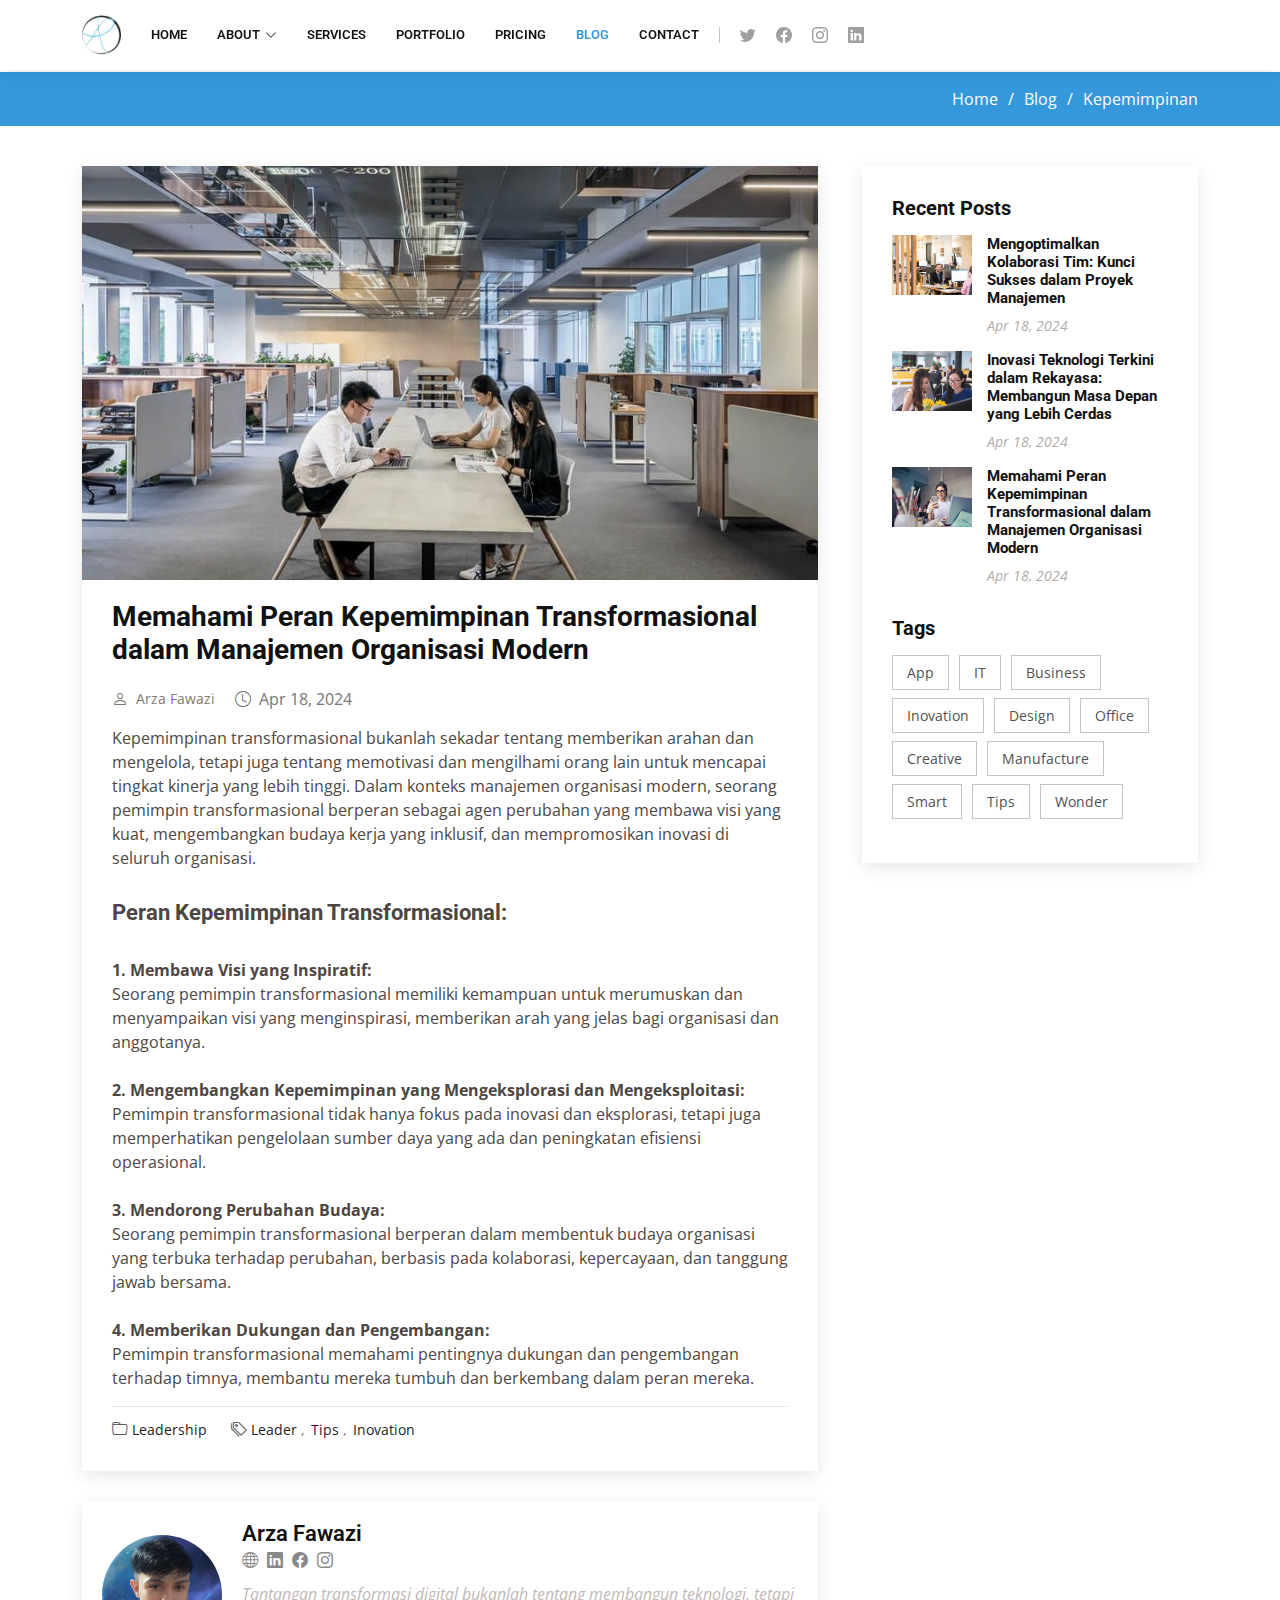
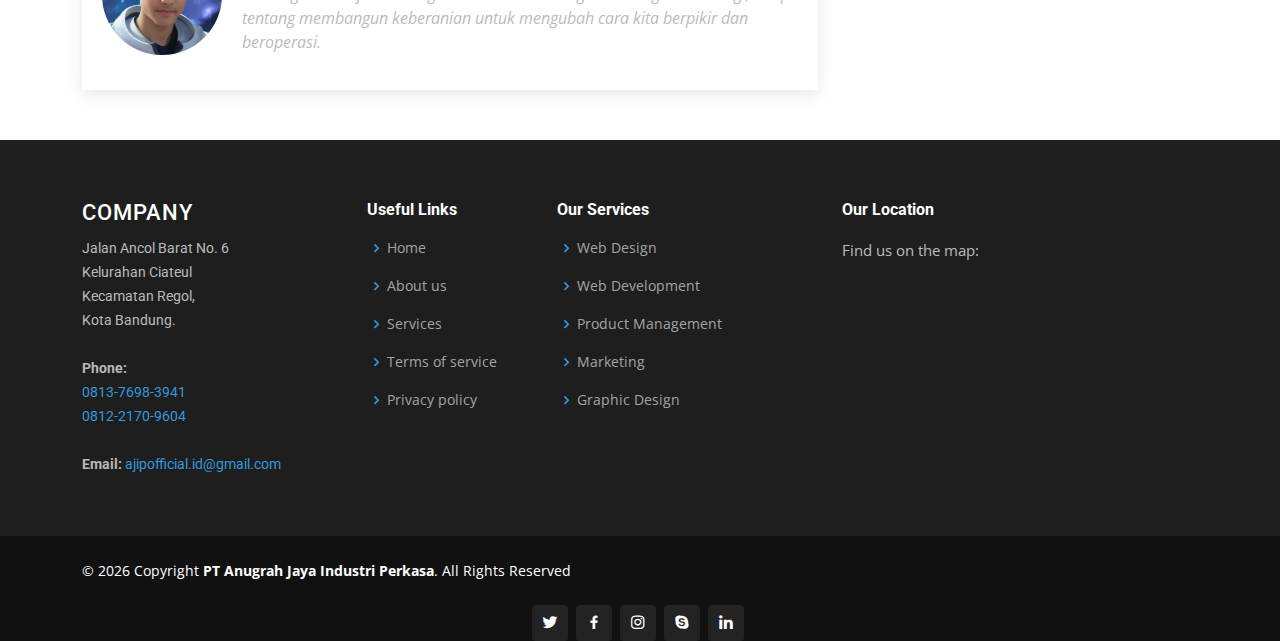
<file: blog/pemimpin.html>
<!DOCTYPE html>
<html lang="en">

<head>
  <meta charset="utf-8">
  <meta content="width=device-width, initial-scale=1.0" name="viewport">

  <title>Blog Pemimpin - PT Anugrah Jaya Industri Perkasa</title>
  <meta content="" name="description">
  <meta content="" name="keywords">

  <!-- Favicons -->
  <link href="../assets/img/logo/logoputih.png" rel="icon">
  <link href="../assets/img/logo/logoputih.png" rel="apple-touch-icon">

  <!-- Google Fonts -->
  <link href="https://fonts.googleapis.com/css?family=Open+Sans:300,300i,400,400i,600,600i,700,700i|Roboto:300,300i,400,400i,500,500i,600,600i,700,700i|Poppins:300,300i,400,400i,500,500i,600,600i,700,700i" rel="stylesheet">

  <!-- Vendor CSS Files -->
  <link href="../assets/vendor/animate.css/animate.min.css" rel="stylesheet">
  <link href="../assets/vendor/aos/aos.css" rel="stylesheet">
  <link href="../assets/vendor/bootstrap/css/bootstrap.min.css" rel="stylesheet">
  <link href="../assets/vendor/bootstrap-icons/bootstrap-icons.css" rel="stylesheet">
  <link href="../assets/vendor/boxicons/css/boxicons.min.css" rel="stylesheet">
  <link href="../assets/vendor/glightbox/css/glightbox.min.css" rel="stylesheet">
  <link href="../assets/vendor/remixicon/remixicon.css" rel="stylesheet">
  <link href="../assets/vendor/swiper/swiper-bundle.min.css" rel="stylesheet">

  <!-- Template Main CSS File -->
  <link href="../assets/css/style.css" rel="stylesheet">

  <!-- =======================================================
  * Template Name: Company
  * Template URL: https://bootstrapmade.com/company-free-html-bootstrap-template/
  * Updated: Mar 17 2024 with Bootstrap v5.3.3
  * Author: BootstrapMade.com
  * License: https://bootstrapmade.com/license/
  ======================================================== -->
</head>

<body>

  <!-- ======= Header ======= -->
  <header id="header" class="fixed-top">
    <div class="container d-flex align-items-center">

      <!-- <h1 class="logo me-auto"><a href="../index.html"><span>Com</span>pany</a></h1> -->
      <!-- Uncomment below if you prefer to use an image logo -->
      <a href="index.html" class="logo me-auto me-lg-0"><img src="../assets/img/logo/logoputih.png" alt="" class="img-fluid"></a>

      <nav id="navbar" class="navbar order-last order-lg-0">
        <ul>
          <li><a href="../index.html">Home</a></li>

          <li class="dropdown"><a href="#"><span>About</span> <i class="bi bi-chevron-down"></i></a>
            <ul>
              <li><a href="../about.html">About Us</a></li>
              <li><a href="../team.html">Team</a></li>
              <li><a href="../testimonials.html">Testimonials</a></li>
              <li class="dropdown"><a href="#"><span>Deep Drop Down</span> <i class="bi bi-chevron-right"></i></a>
                <ul>
                  <li><a href="#">Deep Drop Down 1</a></li>
                  <li><a href="#">Deep Drop Down 2</a></li>
                  <li><a href="#">Deep Drop Down 3</a></li>
                  <li><a href="#">Deep Drop Down 4</a></li>
                  <li><a href="#">Deep Drop Down 5</a></li>
                </ul>
              </li>
            </ul>
          </li>

          <li><a href="../services.html">Services</a></li>
          <li><a href="../portfolio.html">Portfolio</a></li>
          <li><a href="../pricing.html">Pricing</a></li>
          <li><a href="../blog.html" class="active">Blog</a></li>
          <li><a href="../contact.html">Contact</a></li>

        </ul>
        <i class="bi bi-list mobile-nav-toggle"></i>
      </nav><!-- .navbar -->

      <div class="header-social-links d-flex">
        <a href="#" class="twitter" target="_blank"><i class="bu bi-twitter"></i></a>
        <a href="#" class="facebook" target="_blank"><i class="bu bi-facebook"></i></a>
        <a href="https://www.instagram.com/ptajip/" target="_blank" class="instagram"><i class="bu bi-instagram"></i></a>
        <a href="#" class="linkedin" target="_blank"><i class="bu bi-linkedin"></i></i></a>
      </div>

    </div>
  </header><!-- End Header -->

  <main id="main">

    <!-- ======= Breadcrumbs ======= -->
    <section id="breadcrumbs" class="breadcrumbs">
      <div class="container">

        <div class="d-flex justify-content-end align-items-center">
       
          <ol>
            <li><a href="../index.html">Home</a></li>
            <li><a href="../blog.html">Blog</a></li>
            <li>Kepemimpinan</li>
          </ol>
        </div>

      </div>
    </section><!-- End Breadcrumbs -->

    <!-- ======= Blog Single Section ======= -->
    <section id="blog" class="blog">
      <div class="container" data-aos="fade-up">

        <div class="row">

          <div class="col-lg-8 entries">

            <article class="entry entry-single">

              <div class="entry-img">
                <img src="../assets/img/blog/blog-recent-4.jpg" alt="gambar kepemimpinan" class="img-fluid">
              </div>

              <h2 class="entry-title">
                <a href="pemimpin.html">Memahami Peran Kepemimpinan Transformasional dalam Manajemen Organisasi Modern</a>
              </h2>

              <div class="entry-meta">
                <ul>
                    <li class="d-flex align-items-center"><i class="bi bi-person"></i> <a href="https://arzafawazi.my.id/" target="_blank">Arza Fawazi</a></li>
                    <li class="d-flex align-items-center"><i class="bi bi-clock"></i><time datetime="2020-01-01">Apr 18, 2024</time></li>
                    <!-- <li class="d-flex align-items-center"><i class="bi bi-chat-dots"></i> <a href="blog-single.html">12 Comments</a></li> -->
                  </ul>
              </div>

              <div class="entry-content">
                <p>
                    Kepemimpinan transformasional bukanlah sekadar tentang memberikan arahan dan mengelola, tetapi juga tentang memotivasi dan mengilhami orang lain untuk mencapai tingkat kinerja yang lebih tinggi. Dalam konteks manajemen organisasi modern, seorang pemimpin transformasional berperan sebagai agen perubahan yang membawa visi yang kuat, mengembangkan budaya kerja yang inklusif, dan mempromosikan inovasi di seluruh organisasi.
                </p>


                <h3>Peran Kepemimpinan Transformasional:</h3>
                <p>
                <br>
                    <strong>1. Membawa Visi yang Inspiratif: </strong>
                    <br>Seorang pemimpin transformasional memiliki kemampuan untuk merumuskan dan menyampaikan visi yang menginspirasi, memberikan arah yang jelas bagi organisasi dan anggotanya.<br><br>
                    <strong>2. Mengembangkan Kepemimpinan yang Mengeksplorasi dan Mengeksploitasi:</strong> 
                    <br>Pemimpin transformasional tidak hanya fokus pada inovasi dan eksplorasi, tetapi juga memperhatikan pengelolaan sumber daya yang ada dan peningkatan efisiensi operasional.<br><br>
                    <strong>3. Mendorong Perubahan Budaya: </strong>
                    <br>Seorang pemimpin transformasional berperan dalam membentuk budaya organisasi yang terbuka terhadap perubahan, berbasis pada kolaborasi, kepercayaan, dan tanggung jawab bersama.<br><br>
                    <strong>4. Memberikan Dukungan dan Pengembangan: </strong>
                    <br>Pemimpin transformasional memahami pentingnya dukungan dan pengembangan terhadap timnya, membantu mereka tumbuh dan berkembang dalam peran mereka.
                </p>
                <!-- <img src="../assets/img/blog/blog-inside-post.jpg" class="img-fluid" alt=""> -->

                <!-- <h3>Ut repellat blanditiis est dolore sunt dolorum quae.</h3>
                <p>
                  Rerum ea est assumenda pariatur quasi et quam. Facilis nam porro amet nostrum. In assumenda quia quae a id praesentium. Quos deleniti libero sed occaecati aut porro autem. Consectetur sed excepturi sint non placeat quia repellat incidunt labore. Autem facilis hic dolorum dolores vel.
                  Consectetur quasi id et optio praesentium aut asperiores eaque aut. Explicabo omnis quibusdam esse. Ex libero illum iusto totam et ut aut blanditiis. Veritatis numquam ut illum ut a quam vitae.
                </p>
                <p>
                  Alias quia non aliquid. Eos et ea velit. Voluptatem maxime enim omnis ipsa voluptas incidunt. Nulla sit eaque mollitia nisi asperiores est veniam.
                </p> -->

              </div>

              <div class="entry-footer">
                <i class="bi bi-folder"></i>
                <ul class="cats">
                  <li><a href="pemimpin.html">Leadership</a></li>
                </ul>

                <i class="bi bi-tags"></i>
                <ul class="tags">
                  <li><a href="#">Leader</a></li>
                  <li><a href="#">Tips</a></li>
                  <li><a href="#">Inovation</a></li>
                </ul>
              </div>

            </article>
            <!-- End blog entry -->

            <div class="blog-author d-flex align-items-center">
              <img src="../assets/img/blog/arza.webp" class="rounded-circle float-left" alt="">
              <div>
                <h4>Arza Fawazi</h4>
                <div class="social-links">
                    <a href="https://arzafawazi.my.id/" target="_blank"><i class="bi bi-globe"></i></a>
                  <a href="https://www.linkedin.com/in/arzafawazi/" target="_blank"><i class="bi bi-linkedin"></i></a>
                  <a href="https://www.facebook.com/arza.fawazi.7" target="_blank"><i class="bi bi-facebook"></i></a>
                  <a href="https://www.instagram.com/arzafawazi/" target="_blank"><i class="biu bi-instagram"></i></a>
                </div>
                <p>
Tantangan transformasi digital bukanlah tentang membangun teknologi, tetapi tentang membangun keberanian untuk mengubah cara kita berpikir dan beroperasi.
                </p>
              </div>
            </div>
            <!-- End blog author bio -->

            <!-- <div class="blog-comments">

              <h4 class="comments-count">8 Comments</h4>

              <div id="comment-1" class="comment">
                <div class="d-flex">
                  <div class="comment-img"><img src="assets/img/blog/comments-1.jpg" alt=""></div>
                  <div>
                    <h5><a href="">Georgia Reader</a> <a href="#" class="reply"><i class="bi bi-reply-fill"></i> Reply</a></h5>
                    <time datetime="2020-01-01">01 Jan, 2020</time>
                    <p>
                      Et rerum totam nisi. Molestiae vel quam dolorum vel voluptatem et et. Est ad aut sapiente quis molestiae est qui cum soluta.
                      Vero aut rerum vel. Rerum quos laboriosam placeat ex qui. Sint qui facilis et.
                    </p>
                  </div>
                </div>
              </div>
             

              <div id="comment-2" class="comment">
                <div class="d-flex">
                  <div class="comment-img"><img src="assets/img/blog/comments-2.jpg" alt=""></div>
                  <div>
                    <h5><a href="">Aron Alvarado</a> <a href="#" class="reply"><i class="bi bi-reply-fill"></i> Reply</a></h5>
                    <time datetime="2020-01-01">01 Jan, 2020</time>
                    <p>
                      Ipsam tempora sequi voluptatem quis sapiente non. Autem itaque eveniet saepe. Officiis illo ut beatae.
                    </p>
                  </div>
                </div>

                <div id="comment-reply-1" class="comment comment-reply">
                  <div class="d-flex">
                    <div class="comment-img"><img src="assets/img/blog/comments-3.jpg" alt=""></div>
                    <div>
                      <h5><a href="">Lynda Small</a> <a href="#" class="reply"><i class="bi bi-reply-fill"></i> Reply</a></h5>
                      <time datetime="2020-01-01">01 Jan, 2020</time>
                      <p>
                        Enim ipsa eum fugiat fuga repellat. Commodi quo quo dicta. Est ullam aspernatur ut vitae quia mollitia id non. Qui ad quas nostrum rerum sed necessitatibus aut est. Eum officiis sed repellat maxime vero nisi natus. Amet nesciunt nesciunt qui illum omnis est et dolor recusandae.

                        Recusandae sit ad aut impedit et. Ipsa labore dolor impedit et natus in porro aut. Magnam qui cum. Illo similique occaecati nihil modi eligendi. Pariatur distinctio labore omnis incidunt et illum. Expedita et dignissimos distinctio laborum minima fugiat.

                        Libero corporis qui. Nam illo odio beatae enim ducimus. Harum reiciendis error dolorum non autem quisquam vero rerum neque.
                      </p>
                    </div>
                  </div>

                  <div id="comment-reply-2" class="comment comment-reply">
                    <div class="d-flex">
                      <div class="comment-img"><img src="assets/img/blog/comments-4.jpg" alt=""></div>
                      <div>
                        <h5><a href="">Sianna Ramsay</a> <a href="#" class="reply"><i class="bi bi-reply-fill"></i> Reply</a></h5>
                        <time datetime="2020-01-01">01 Jan, 2020</time>
                        <p>
                          Et dignissimos impedit nulla et quo distinctio ex nemo. Omnis quia dolores cupiditate et. Ut unde qui eligendi sapiente omnis ullam. Placeat porro est commodi est officiis voluptas repellat quisquam possimus. Perferendis id consectetur necessitatibus.
                        </p>
                      </div>
                    </div>

                  </div>
             

                </div>
               

              </div>
            

              <div id="comment-3" class="comment">
                <div class="d-flex">
                  <div class="comment-img"><img src="assets/img/blog/comments-5.jpg" alt=""></div>
                  <div>
                    <h5><a href="">Nolan Davidson</a> <a href="#" class="reply"><i class="bi bi-reply-fill"></i> Reply</a></h5>
                    <time datetime="2020-01-01">01 Jan, 2020</time>
                    <p>
                      Distinctio nesciunt rerum reprehenderit sed. Iste omnis eius repellendus quia nihil ut accusantium tempore. Nesciunt expedita id dolor exercitationem aspernatur aut quam ut. Voluptatem est accusamus iste at.
                      Non aut et et esse qui sit modi neque. Exercitationem et eos aspernatur. Ea est consequuntur officia beatae ea aut eos soluta. Non qui dolorum voluptatibus et optio veniam. Quam officia sit nostrum dolorem.
                    </p>
                  </div>
                </div>

              </div>
          

              <div id="comment-4" class="comment">
                <div class="d-flex">
                  <div class="comment-img"><img src="assets/img/blog/comments-6.jpg" alt=""></div>
                  <div>
                    <h5><a href="">Kay Duggan</a> <a href="#" class="reply"><i class="bi bi-reply-fill"></i> Reply</a></h5>
                    <time datetime="2020-01-01">01 Jan, 2020</time>
                    <p>
                      Dolorem atque aut. Omnis doloremque blanditiis quia eum porro quis ut velit tempore. Cumque sed quia ut maxime. Est ad aut cum. Ut exercitationem non in fugiat.
                    </p>
                  </div>
                </div>

              </div>
              

              <div class="reply-form">
                <h4>Leave a Reply</h4>
                <p>Your email address will not be published. Required fields are marked * </p>
                <form action="">
                  <div class="row">
                    <div class="col-md-6 form-group">
                      <input name="name" type="text" class="form-control" placeholder="Your Name*">
                    </div>
                    <div class="col-md-6 form-group">
                      <input name="email" type="text" class="form-control" placeholder="Your Email*">
                    </div>
                  </div>
                  <div class="row">
                    <div class="col form-group">
                      <input name="website" type="text" class="form-control" placeholder="Your Website">
                    </div>
                  </div>
                  <div class="row">
                    <div class="col form-group">
                      <textarea name="comment" class="form-control" placeholder="Your Comment*"></textarea>
                    </div>
                  </div>
                  <button type="submit" class="btn btn-primary">Post Comment</button>

                </form>

              </div>

            </div> -->
            <!-- End blog comments -->

          </div><!-- End blog entries list -->

          <div class="col-lg-4">

            <div class="sidebar">


              <h3 class="sidebar-title">Recent Posts</h3>
              <div class="sidebar-item recent-posts">
                <div class="post-item clearfix">
                  <img src="../assets/img/blog/blog-recent-1.jpg" alt="Gambar Kolaborasi Tim">
                  <h4><a href="kolaborasi.html">Mengoptimalkan Kolaborasi Tim: Kunci Sukses dalam Proyek Manajemen</a></h4>
                  <time datetime="2020-01-01">Apr 18, 2024</time>
                </div>

                <div class="post-item clearfix">
                  <img src="../assets/img/blog/blog-recent-2.jpg" alt="Gambar Inovasi Teknologi">
                  <h4><a href="inovasi.html">Inovasi Teknologi Terkini dalam Rekayasa: Membangun Masa Depan yang Lebih Cerdas</a></h4>
                  <time datetime="2020-01-01">Apr 18, 2024</time>
                </div>

                <div class="post-item clearfix">
                  <img src="../assets/img/blog/blog-recent-3.jpg" alt="Gambar Peran Kepemimpinan">
                  <h4><a href="pemimpin.html">Memahami Peran Kepemimpinan Transformasional dalam Manajemen Organisasi Modern</a></h4>
                  <time datetime="2020-01-01">Apr 18, 2024</time>
                </div>


              </div>
              <!-- End sidebar recent posts-->

              <h3 class="sidebar-title">Tags</h3>
              <div class="sidebar-item tags">
                <ul>
                  <li><a href="#">App</a></li>
                  <li><a href="#">IT</a></li>
                  <li><a href="#">Business</a></li>
                  <li><a href="#">Inovation</a></li>
                  <li><a href="#">Design</a></li>
                  <li><a href="#">Office</a></li>
                  <li><a href="#">Creative</a></li>
                  <li><a href="#">Manufacture</a></li>
                  <li><a href="#">Smart</a></li>
                  <li><a href="#">Tips</a></li>
                  <li><a href="#">Wonder</a></li>
                </ul>
              </div><!-- End sidebar tags-->

            </div><!-- End sidebar -->

          </div><!-- End blog sidebar -->

        </div>

      </div>
    </section><!-- End Blog Single Section -->

  </main><!-- End #main -->

 <!-- ======= Footer ======= -->
 <footer id="footer">

    <div class="footer-top">
      <div class="container">
        <div class="row ">

          <div class="col-lg-3 col-md-6 footer-contact">
            <h3>Company</h3>
            <p>
              Jalan Ancol Barat No. 6 <br>Kelurahan Ciateul <br>Kecamatan Regol, <br>Kota Bandung. <br><br>
              <strong>Phone:</strong><br>
              <a href="https://api.whatsapp.com/send?phone=6281376983941" class="d-block">0813-7698-3941</a>
              <a href="https://api.whatsapp.com/send?phone=6281221709604" class="d-block">0812-2170-9604</a><br> 
              <strong>Email:</strong> <a href="mailto:ajipofficial.id@gmail.com">ajipofficial.id@gmail.com</a><br>
            </p>
          </div>
          
          

          <div class="col-lg-2 col-md-6 footer-links">
            <h4>Useful Links</h4>
            <ul>
              <li><i class="bx bx-chevron-right"></i> <a href="#">Home</a></li>
              <li><i class="bx bx-chevron-right"></i> <a href="#">About us</a></li>
              <li><i class="bx bx-chevron-right"></i> <a href="#">Services</a></li>
              <li><i class="bx bx-chevron-right"></i> <a href="#">Terms of service</a></li>
              <li><i class="bx bx-chevron-right"></i> <a href="#">Privacy policy</a></li>
            </ul>
          </div>

          <div class="col-lg-3 col-md-6 footer-links">
            <h4>Our Services</h4>
            <ul>
              <li><i class="bx bx-chevron-right"></i> <a href="#">Web Design</a></li>
              <li><i class="bx bx-chevron-right"></i> <a href="#">Web Development</a></li>
              <li><i class="bx bx-chevron-right"></i> <a href="#">Product Management</a></li>
              <li><i class="bx bx-chevron-right"></i> <a href="#">Marketing</a></li>
              <li><i class="bx bx-chevron-right"></i> <a href="#">Graphic Design</a></li>
            </ul>
          </div>

          <div class="col-lg-4 col-md-6 footer-newsletter">
            <h4>Our Location</h4>
            <p>Find us on the map:</p>
            <iframe src="https://www.google.com/maps/embed?pb=!1m18!1m12!1m3!1d3960.7295731223663!2d107.59277261523749!3d-6.929335894997655!2m3!1f0!2f0!3f0!3m2!1i1024!2i768!4f13.1!3m3!1m2!1s0x2e6889cbdbf5701d%3A0x1d06c6dcbfc7f4bc!2sJl.%20Ancol%20Barat%20No.6%2C%20Ciateul%2C%20Kec.%20Regol%2C%20Kota%20Bandung%2C%20Jawa%20Barat%2040126!5e0!3m2!1sen!2sid!4v1618653134570!5m2!1sen!2sid" width="100%" height="200" style="border:0;" allowfullscreen="" loading="lazy"></iframe>
          </div>
          
          

        </div>
      </div>
    </div>

    <div class="container d-md-flex py-4">

      <div class="me-md-auto text-center text-md-start">
        <div class="copyright">
          &copy; <script>document.write(new Date().getFullYear())</script> Copyright <strong><span>PT Anugrah Jaya Industri Perkasa</span></strong>.
          All Rights Reserved
        </div>
      </div>
      
        <div class="credits">
          <!-- All the links in the footer should remain intact. -->
          <!-- You can delete the links only if you purchased the pro version. -->
          <!-- Licensing information: https://bootstrapmade.com/license/ -->
          <!-- Purchase the pro version with working PHP/AJAX contact form: https://bootstrapmade.com/company-free-html-bootstrap-template/ -->
          <!-- Designed by <a href="https://bootstrapmade.com/">BootstrapMade</a> -->
        </div>
      </div>
      <div class="social-links text-center text-md-right pt-3 pt-md-0">
        <a href="#" class="twitter" target="_blank"><i class="bx bxl-twitter"></i></a>
        <a href="#" class="facebook" target="_blank"><i class="bx bxl-facebook"></i></a>
        <a href="https://www.instagram.com/ptajip/" target="_blank" class="instagram"><i class="bx bxl-instagram"></i></a>
        <a href="#" class="google-plus" target="_blank"><i class="bx bxl-skype"></i></a>
        <a href="#" class="linkedin" target="_blank"><i class="bx bxl-linkedin"></i></a>
      </div>
    </div>
  </footer><!-- End Footer -->

  <a href="#" class="back-to-top d-flex align-items-center justify-content-center"><i class="bi bi-arrow-up-short"></i></a>

  <!-- Vendor JS Files -->
  <script src="../assets/vendor/aos/aos.js"></script>
  <script src="../assets/vendor/bootstrap/js/bootstrap.bundle.min.js"></script>
  <script src="../assets/vendor/glightbox/js/glightbox.min.js"></script>
  <script src="../assets/vendor/isotope-layout/isotope.pkgd.min.js"></script>
  <script src="../assets/vendor/swiper/swiper-bundle.min.js"></script>
  <script src="../assets/vendor/waypoints/noframework.waypoints.js"></script>
  <script src="../assets/vendor/php-email-form/validate.js"></script>

  <!-- Template Main JS File -->
  <script src="../assets/js/main.js"></script>

</body>

</html>
</file>
<file: assets/css/style.css>
/**
* Template Name: Company
* Template URL: https://bootstrapmade.com/company-free-html-bootstrap-template/
* Updated: Mar 17 2024 with Bootstrap v5.3.3
* Author: BootstrapMade.com
* License: https://bootstrapmade.com/license/
*/

/*--------------------------------------------------------------
# General
--------------------------------------------------------------*/
body {
  font-family: "Open Sans", sans-serif;
  color: #4d4643;
}

a {
  color: #3498DB ;
  text-decoration: none;
}

a:hover {
  color: #026ab0;
  text-decoration: none;
}

h1,
h2,
h3,
h4,
h5,
h6 {
  font-family: "Roboto", sans-serif;
}

/*--------------------------------------------------------------
# Back to top button
--------------------------------------------------------------*/
.back-to-top {
  position: fixed;
  visibility: hidden;
  opacity: 0;
  right: 15px;
  bottom: 15px;
  z-index: 996;
  background: #3498DB ;
  width: 40px;
  height: 40px;
  border-radius: 4px;
  transition: all 0.4s;
}

.back-to-top i {
  font-size: 28px;
  color: #fff;
  line-height: 0;
}

.back-to-top:hover {
  background: #21df41;
  color: #fff;
}

.back-to-top.active {
  visibility: visible;
  opacity: 1;
}

/*--------------------------------------------------------------
# Disable AOS delay on mobile
--------------------------------------------------------------*/
@media screen and (max-width: 768px) {
  [data-aos-delay] {
    transition-delay: 0 !important;
  }
}

/*--------------------------------------------------------------
# Header
--------------------------------------------------------------*/
#header {
  background: #fff;
  transition: all 0.5s;
  z-index: 997;
  padding: 15px 0;
  box-shadow: 0px 2px 15px rgba(0, 0, 0, 0.1);
}

#header .logo {
  font-size: 28px;
  margin: 0;
  padding: 0;
  line-height: 1;
  font-weight: 700;
  letter-spacing: 0.5px;
  text-transform: uppercase;
}

#header .logo a {
  color: #111;
}

#header .logo a span {
  color: #3498DB ;
}

#header .logo img {
  max-height: 40px;
}

/*--------------------------------------------------------------
# Header Social Links
--------------------------------------------------------------*/
.header-social-links {
  margin-left: 20px;
  border-left: 1px solid #c4c4c4;
}

.header-social-links a {
  color: #a0a0a0;
  display: inline-block;
  line-height: 0px;
  transition: 0.3s;
  padding-left: 20px;
}

.header-social-links a i {
  line-height: 0;
}

.header-social-links a:hover {
  color: #3498DB ;
}

@media (max-width: 768px) {
  .header-social-links {
    padding: 0 15px 0 0;
    border-left: 0;
  }
}

/*--------------------------------------------------------------
# Navigation Menu
--------------------------------------------------------------*/
/**
* Desktop Navigation 
*/
.navbar {
  padding: 0;
}

.navbar ul {
  margin: 0;
  padding: 0;
  display: flex;
  list-style: none;
  align-items: center;
}

.navbar li {
  position: relative;
}

.navbar a,
.navbar a:focus {
  display: flex;
  align-items: center;
  justify-content: space-between;
  padding: 10px 0 10px 30px;
  font-family: "Roboto", sans-serif;
  font-size: 13px;
  font-weight: 600;
  color: #111;
  white-space: nowrap;
  text-transform: uppercase;
  transition: 0.3s;
}

.navbar a i,
.navbar a:focus i {
  font-size: 12px;
  line-height: 0;
  margin-left: 5px;
}

.navbar a:hover,
.navbar .active,
.navbar .active:focus,
.navbar li:hover>a {
  color: #3498DB ;
}

.navbar .dropdown ul {
  display: block;
  position: absolute;
  left: 14px;
  top: calc(100% + 30px);
  margin: 0;
  padding: 10px 0;
  z-index: 99;
  opacity: 0;
  visibility: hidden;
  background: #fff;
  box-shadow: 0px 0px 30px rgba(127, 137, 161, 0.25);
  transition: 0.3s;
  border-top: 2px solid #3498DB ;
}

.navbar .dropdown ul li {
  min-width: 200px;
}

.navbar .dropdown ul a {
  padding: 10px 20px;
  font-size: 14px;
  font-weight: 500;
  text-transform: none;
  color: #111;
}

.navbar .dropdown ul a i {
  font-size: 12px;
}

.navbar .dropdown ul a:hover,
.navbar .dropdown ul .active:hover,
.navbar .dropdown ul li:hover>a {
  color: #3498DB ;
}

.navbar .dropdown:hover>ul {
  opacity: 1;
  top: 100%;
  visibility: visible;
}

.navbar .dropdown .dropdown ul {
  top: 0;
  left: calc(100% - 30px);
  visibility: hidden;
}

.navbar .dropdown .dropdown:hover>ul {
  opacity: 1;
  top: 0;
  left: 100%;
  visibility: visible;
}

@media (max-width: 1366px) {
  .navbar .dropdown .dropdown ul {
    left: -90%;
  }

  .navbar .dropdown .dropdown:hover>ul {
    left: -100%;
  }
}

/**
* Mobile Navigation 
*/
.mobile-nav-toggle {
  color: #111;
  font-size: 28px;
  cursor: pointer;
  display: none;
  line-height: 0;
  transition: 0.5s;
}

.mobile-nav-toggle.bi-x {
  color: #fff;
}

@media (max-width: 991px) {
  .mobile-nav-toggle {
    display: block;
  }

  .navbar ul {
    display: none;
  }
}

.navbar-mobile {
  position: fixed;
  overflow: hidden;
  top: 0;
  right: 0;
  left: 0;
  bottom: 0;
  background: rgba(0, 0, 0, 0.9);
  transition: 0.3s;
  z-index: 999;
}

.navbar-mobile .mobile-nav-toggle {
  position: absolute;
  top: 15px;
  right: 15px;
}

.navbar-mobile ul {
  display: block;
  position: absolute;
  top: 55px;
  right: 15px;
  bottom: 15px;
  left: 15px;
  padding: 10px 0;
  background-color: #fff;
  overflow-y: auto;
  transition: 0.3s;
}

.navbar-mobile a,
.navbar-mobile a:focus {
  padding: 10px 20px;
  font-size: 15px;
  color: #111;
}

.navbar-mobile a:hover,
.navbar-mobile .active,
.navbar-mobile li:hover>a {
  color: #3498DB ;
}

.navbar-mobile .getstarted,
.navbar-mobile .getstarted:focus {
  margin: 15px;
}

.navbar-mobile .dropdown ul {
  position: static;
  display: none;
  margin: 10px 20px;
  padding: 10px 0;
  z-index: 99;
  opacity: 1;
  visibility: visible;
  background: #fff;
  box-shadow: 0px 0px 30px rgba(127, 137, 161, 0.25);
}

.navbar-mobile .dropdown ul li {
  min-width: 200px;
}

.navbar-mobile .dropdown ul a {
  padding: 10px 20px;
}

.navbar-mobile .dropdown ul a i {
  font-size: 12px;
}

.navbar-mobile .dropdown ul a:hover,
.navbar-mobile .dropdown ul .active:hover,
.navbar-mobile .dropdown ul li:hover>a {
  color: #3498DB ;
}

.navbar-mobile .dropdown>.dropdown-active {
  display: block;
}

/*--------------------------------------------------------------
# Hero Section
--------------------------------------------------------------*/
#hero {
  width: 100%;
  height: 100vh;
  background-color: rgba(0, 0, 0, 0.8);
  overflow: hidden;
  position: relative;
}

#hero .carousel,
#hero .carousel-inner,
#hero .carousel-item,
#hero .carousel-item::before {
  background-size: cover;
  background-position: center;
  background-repeat: no-repeat;
  position: absolute;
  top: 0;
  right: 0;
  left: 0;
  bottom: 0;
}

#hero .carousel-container {
  display: flex;
  align-items: flex-end;
  justify-content: center;
  position: absolute;
  bottom: 60px;
  top: 70px;
  left: 55px;
  right: 55px;
}

#hero .carousel-content {
  background: rgba(4, 4, 4, 0.7);
  padding: 20px;
  color: #fff;
  border-top: 5px solid #3498DB ;
}

#hero .carousel-content h2 {
  color: #fff;
  margin-bottom: 20px;
  font-size: 28px;
  font-weight: 700;
}

#hero .btn-get-started {
  font-family: "Roboto", sans-serif;
  font-weight: 500;
  font-size: 14px;
  letter-spacing: 1px;
  display: inline-block;
  padding: 12px 32px;
  border-radius: 4px;
  transition: 0.5s;
  line-height: 1;
  margin: 10px;
  color: #fff;
  animation-delay: 0.8s;
  border: 2px solid #3498DB ;
}

#hero .btn-get-started:hover {
  background: #3498DB ;
  color: #fff;
  text-decoration: none;
}

#hero .carousel-inner .carousel-item {
  transition-property: opacity;
  background-position: center top;
}

#hero .carousel-inner .carousel-item,
#hero .carousel-inner .active.carousel-item-start,
#hero .carousel-inner .active.carousel-item-end {
  opacity: 0;
}

#hero .carousel-inner .active,
#hero .carousel-inner .carousel-item-next.carousel-item-start,
#hero .carousel-inner .carousel-item-prev.carousel-item-end {
  opacity: 1;
  transition: 0.5s;
}

#hero .carousel-inner .carousel-item-next,
#hero .carousel-inner .carousel-item-prev,
#hero .carousel-inner .active.carousel-item-start,
#hero .carousel-inner .active.carousel-item-end {
  left: 0;
  transform: translate3d(0, 0, 0);
}

#hero .carousel-control-next-icon,
#hero .carousel-control-prev-icon {
  background: none;
  font-size: 30px;
  line-height: 0;
  width: auto;
  height: auto;
  background: rgba(255, 255, 255, 0.4);
  border-radius: 50px;
  transition: 0.3s;
  color: rgba(255, 255, 255, 0.6);
  width: 54px;
  height: 54px;
  display: flex;
  align-items: center;
  justify-content: center;
}

#hero .carousel-control-next-icon:hover,
#hero .carousel-control-prev-icon:hover {
  background: rgba(255, 255, 255, 0.6);
  color: rgba(255, 255, 255, 0.8);
}

#hero .carousel-indicators li {
  list-style-type: none;
  cursor: pointer;
  background: #fff;
  overflow: hidden;
  border: 0;
  width: 12px;
  height: 12px;
  border-radius: 50px;
  opacity: 0.6;
  transition: 0.3s;
}

#hero .carousel-indicators li.active {
  opacity: 1;
  background: #3498DB ;
}

@media (min-width: 1024px) {
  #hero .carousel-content {
    width: 60%;
  }

  #hero .carousel-control-prev,
  #hero .carousel-control-next {
    width: 5%;
  }
}

@media (max-width: 992px) {
  #hero .carousel-container {
    top: 58px;
  }

  #hero .carousel-content h2 {
    margin-bottom: 15px;
    font-size: 22px;
  }

  #hero .carousel-content p {
    font-size: 15px;
  }
}

@media (max-height: 500px) {
  #hero {
    height: 120vh;
  }
}

/*--------------------------------------------------------------
# Sections General
--------------------------------------------------------------*/
section {
  padding: 60px 0;
  overflow: hidden;
}

.section-bg {
  background-color: #f7f7f7;
}

.section-title {
  text-align: center;
  padding-bottom: 30px;
}

.section-title h2 {
  font-size: 32px;
  font-weight: bold;
  text-transform: uppercase;
  margin-bottom: 20px;
  padding-bottom: 20px;
  position: relative;
}

.section-title h2::after {
  content: "";
  position: absolute;
  display: block;
  width: 50px;
  height: 3px;
  background: #3498DB ;
  bottom: 0;
  left: calc(50% - 25px);
}

.section-title p {
  margin-bottom: 0;
}

/*--------------------------------------------------------------
# Breadcrumbs
--------------------------------------------------------------*/
.breadcrumbs {
  padding: 15px 0;
  background: #3498DB ;
  min-height: 40px;
  margin-top: 72px;
}

.breadcrumbs h2 {
  font-size: 26px;
  font-weight: 300;
  color: #fff;
}

.breadcrumbs ol {
  display: flex;
  flex-wrap: wrap;
  list-style: none;
  padding: 0;
  margin: 0;
  color: #fff;
}

.breadcrumbs ol a {
  color: #fff;
}

.breadcrumbs ol li+li {
  padding-left: 10px;
}

.breadcrumbs ol li+li::before {
  display: inline-block;
  padding-right: 10px;
  color: #fff;
  content: "/";
}

@media (max-width: 991px) {
  .breadcrumbs {
    margin-top: 58px;
  }

  .breadcrumbs .d-flex {
    display: block !important;
  }

  .breadcrumbs ol {
    display: block;
  }

  .breadcrumbs ol li {
    display: inline-block;
  }
}

/*--------------------------------------------------------------
# Services
--------------------------------------------------------------*/
.services .icon-box {
  text-align: center;
  padding: 70px 20px 80px 20px;
  transition: all ease-in-out 0.3s;
  background: #fff;
}

.services .icon-box .icon {
  margin: 0 auto;
  width: 100px;
  height: 100px;
  display: flex;
  align-items: center;
  justify-content: center;
  transition: ease-in-out 0.3s;
  position: relative;
}

.services .icon-box .icon i {
  font-size: 36px;
  transition: 0.5s;
  position: relative;
}

.services .icon-box .icon svg {
  position: absolute;
  top: 0;
  left: 0;
}

.services .icon-box .icon svg path {
  transition: 0.5s;
  fill: #f5f5f5;
}

.services .icon-box h4 {
  font-weight: 600;
  margin: 10px 0 15px 0;
  font-size: 22px;
}

.services .icon-box h4 a {
  color: #111;
  transition: ease-in-out 0.3s;
}

.services .icon-box p {
  line-height: 24px;
  font-size: 14px;
  margin-bottom: 0;
}

.services .icon-box:hover {
  border-color: #fff;
  box-shadow: 0px 0 35px 0 rgba(0, 0, 0, 0.08);
}

.services .iconbox-blue i {
  color: #47aeff;
}

.services .iconbox-blue:hover .icon i {
  color: #fff;
}

.services .iconbox-blue:hover .icon path {
  fill: #47aeff;
}

.services .iconbox-orange i {
  color: #ffa76e;
}

.services .iconbox-orange:hover .icon i {
  color: #fff;
}

.services .iconbox-orange:hover .icon path {
  fill: #ffa76e;
}

.services .iconbox-pink i {
  color: #e80368;
}

.services .iconbox-pink:hover .icon i {
  color: #fff;
}

.services .iconbox-pink:hover .icon path {
  fill: #e80368;
}

.services .iconbox-yellow i {
  color: #ffbb2c;
}

.services .iconbox-yellow:hover .icon i {
  color: #fff;
}

.services .iconbox-yellow:hover .icon path {
  fill: #ffbb2c;
}

.services .iconbox-red i {
  color: #ff5828;
}

.services .iconbox-red:hover .icon i {
  color: #fff;
}

.services .iconbox-red:hover .icon path {
  fill: #ff5828;
}

.services .iconbox-teal i {
  color: #11dbcf;
}

.services .iconbox-teal:hover .icon i {
  color: #fff;
}

.services .iconbox-teal:hover .icon path {
  fill: #11dbcf;
}

/*--------------------------------------------------------------
# Portfolio
--------------------------------------------------------------*/
.portfolio #portfolio-flters {
  padding: 0;
  margin: 0 auto 50px auto;
  list-style: none;
  text-align: center;
}

.portfolio #portfolio-flters li {
  cursor: pointer;
  display: inline-block;
  padding: 8px 20px 10px 20px;
  font-size: 14px;
  font-weight: 400;
  line-height: 1;
  text-transform: uppercase;
  color: #4d4643;
  transition: all 0.3s;
  border-radius: 4px;
}

.portfolio #portfolio-flters li:hover,
.portfolio #portfolio-flters li.filter-active {
  color: #fff;
  background: #3498DB ;
}

.portfolio #portfolio-flters li:last-child {
  margin-right: 0;
}

.portfolio .portfolio-item {
  margin-bottom: 30px;
}

.portfolio .portfolio-item .portfolio-info {
  opacity: 0;
  position: absolute;
  left: 30px;
  right: 30px;
  bottom: 0;
  z-index: 3;
  transition: all ease-in-out 0.3s;
  background: rgba(255, 255, 255, 0.9);
  padding: 15px;
}

.portfolio .portfolio-item .portfolio-info h4 {
  font-size: 18px;
  color: #fff;
  font-weight: 600;
  color: #111;
}

.portfolio .portfolio-item .portfolio-info p {
  color: #444444;
  font-size: 14px;
  margin-bottom: 0;
}

.portfolio .portfolio-item .portfolio-info .preview-link,
.portfolio .portfolio-item .portfolio-info .details-link {
  position: absolute;
  right: 40px;
  font-size: 24px;
  top: calc(50% - 18px);
  color: #2b2b2b;
}

.portfolio .portfolio-item .portfolio-info .preview-link:hover,
.portfolio .portfolio-item .portfolio-info .details-link:hover {
  color: #3498DB ;
}

.portfolio .portfolio-item .portfolio-info .details-link {
  right: 10px;
}

.portfolio .portfolio-item .portfolio-links {
  opacity: 0;
  left: 0;
  right: 0;
  text-align: center;
  z-index: 3;
  position: absolute;
  transition: all ease-in-out 0.3s;
}

.portfolio .portfolio-item .portfolio-links a {
  color: #fff;
  margin: 0 2px;
  font-size: 28px;
  display: inline-block;
  transition: 0.3s;
}

.portfolio .portfolio-item .portfolio-links a:hover {
  color: #57e76f;
}

.portfolio .portfolio-item:hover .portfolio-info {
  opacity: 1;
  bottom: 20px;
}

/*--------------------------------------------------------------
# Portfolio Details
--------------------------------------------------------------*/
.portfolio-details {
  padding-top: 40px;
}

.portfolio-details .portfolio-details-slider img {
  width: 100%;
}

.portfolio-details .portfolio-details-slider .swiper-pagination {
  margin-top: 20px;
  position: relative;
}

.portfolio-details .portfolio-details-slider .swiper-pagination .swiper-pagination-bullet {
  width: 12px;
  height: 12px;
  background-color: #fff;
  opacity: 1;
  border: 1px solid #3498DB ;
}

.portfolio-details .portfolio-details-slider .swiper-pagination .swiper-pagination-bullet-active {
  background-color: #3498DB ;
}

.portfolio-details .portfolio-info {
  padding: 30px;
  box-shadow: 0px 0 30px rgba(17, 17, 17, 0.08);
}

.portfolio-details .portfolio-info h3 {
  font-size: 22px;
  font-weight: 700;
  margin-bottom: 20px;
  padding-bottom: 20px;
  border-bottom: 1px solid #eee;
}

.portfolio-details .portfolio-info ul {
  list-style: none;
  padding: 0;
  font-size: 15px;
}

.portfolio-details .portfolio-info ul li+li {
  margin-top: 10px;
}

.portfolio-details .portfolio-description {
  padding-top: 30px;
}

.portfolio-details .portfolio-description h2 {
  font-size: 26px;
  font-weight: 700;
  margin-bottom: 20px;
}

.portfolio-details .portfolio-description p {
  padding: 0;
}

/*--------------------------------------------------------------
# Clients
--------------------------------------------------------------*/
.clients .clients-wrap {
  border-top: 1px solid #ececec;
  border-left: 1px solid #ececec;
}

.clients .client-logo {
  padding: 20px;
  display: flex;
  justify-content: center;
  align-items: center;
  border-right: 1px solid #ececec;
  border-bottom: 1px solid #ececec;
  overflow: hidden;
  background: #fff;
  height: 100px;
}

.clients .client-logo img {
  transition: all 0.3s ease-in-out;
  height: 36px;
  filter: grayscale(100%);
}

.clients .client-logo:hover img {
  filter: none;
  transform: scale(1.1);
}

/*--------------------------------------------------------------
# About Us
--------------------------------------------------------------*/
.about-us .content h2 {
  font-weight: 700;
  font-size: 42px;
  line-height: 60px;
  margin-bottom: 20px;
  text-transform: uppercase;
}

.about-us .content h3 {
  font-weight: 500;
  line-height: 32px;
  font-size: 24px;
}

.about-us .content ul {
  list-style: none;
  padding: 0;
}

.about-us .content ul li {
  padding: 10px 0 0 28px;
  position: relative;
}

.about-us .content ul i {
  left: 0;
  top: 7px;
  position: absolute;
  font-size: 20px;
  color: #3498DB ;
}

.about-us .content p:last-child {
  margin-bottom: 0;
}

/*--------------------------------------------------------------
# Our Team
--------------------------------------------------------------*/
.team .member {
  margin-bottom: 20px;
  overflow: hidden;
  text-align: center;
  border-radius: 5px;
  background: #fff;
  box-shadow: 0px 2px 15px rgba(0, 0, 0, 0.1);
}

.team .member .member-img {
  position: relative;
  overflow: hidden;
}

.team .member .social {
  position: absolute;
  left: 0;
  bottom: 0;
  right: 0;
  height: 40px;
  opacity: 0;
  transition: ease-in-out 0.3s;
  text-align: center;
  background: rgba(255, 255, 255, 0.85);
  display: flex;
  align-items: center;
  justify-content: center;
}

.team .member .social a {
  transition: color 0.3s;
  color: #111;
  margin: 0 10px;
  display: inline-flex;
  align-items: center;
  line-height: 0;
}

.team .member .social a i {
  line-height: 0;
}

.team .member .social a:hover {
  color: #3498DB ;
}

.team .member .social i {
  font-size: 18px;
  margin: 0 2px;
}

.team .member .member-info {
  padding: 25px 15px;
}

.team .member .member-info h4 {
  font-weight: 700;
  margin-bottom: 5px;
  font-size: 18px;
  color: #111;
}

.team .member .member-info span {
  display: block;
  font-size: 13px;
  font-weight: 400;
  color: #b4aca8;
}

.team .member .member-info p {
  font-style: italic;
  font-size: 14px;
  line-height: 26px;
  color: #847872;
}

.team .member:hover .social {
  opacity: 1;
}

/*--------------------------------------------------------------
# Our Skills
--------------------------------------------------------------*/
.skills .progress {
  height: 60px;
  display: block;
  background: none;
  border-radius: 0;
}

.skills .progress .skill {
  padding: 0;
  margin: 0 0 6px 0;
  text-transform: uppercase;
  display: block;
  font-weight: 600;
  font-family: "Poppins", sans-serif;
  color: #111;
}

.skills .progress .skill .val {
  float: right;
  font-style: normal;
}

.skills .progress-bar-wrap {
  background: #e7e7e7;
}

.skills .progress-bar {
  width: 1px;
  height: 10px;
  transition: 0.9s;
  background-color: #3498DB ;
}

/*--------------------------------------------------------------
# Features
--------------------------------------------------------------*/
.features .icon-box {
  display: flex;
  align-items: center;
  padding: 20px;
  background: #fff;
  box-shadow: 0px 2px 15px rgba(0, 0, 0, 0.1);
  transition: ease-in-out 0.3s;
}

.features .icon-box i {
  font-size: 32px;
  padding-right: 10px;
  line-height: 1;
}

.features .icon-box h3 {
  font-weight: 700;
  margin: 0;
  padding: 0;
  line-height: 1;
  font-size: 16px;
}

.features .icon-box h3 a {
  color: #111;
  transition: ease-in-out 0.3s;
}

.features .icon-box h3 a:hover {
  color: #3498DB ;
}

/*--------------------------------------------------------------
# Pricing
--------------------------------------------------------------*/
.pricing .box {
  padding: 20px;
  background: #fff;
  text-align: center;
  box-shadow: 0px 0px 4px rgba(0, 0, 0, 0.12);
  border-radius: 5px;
  position: relative;
  overflow: hidden;
}

.pricing h3 {
  font-weight: 400;
  margin: -20px -20px 20px -20px;
  padding: 20px 15px;
  font-size: 16px;
  font-weight: 600;
  color: #847872;
  background: #f8f8f8;
}

.pricing h4 {
  font-size: 36px;
  color: #3498DB ;
  font-weight: 600;
  font-family: "Poppins", sans-serif;
  margin-bottom: 20px;
}

.pricing h4 sup {
  font-size: 20px;
  top: -15px;
  left: -3px;
}

.pricing h4 span {
  color: #bababa;
  font-size: 16px;
  font-weight: 300;
}

.pricing ul {
  padding: 0;
  list-style: none;
  color: #4d4643;
  text-align: center;
  line-height: 20px;
  font-size: 14px;
}

.pricing ul li {
  padding-bottom: 16px;
}

.pricing ul i {
  color: #3498DB ;
  font-size: 18px;
  padding-right: 4px;
}

.pricing ul .na {
  color: #ccc;
  text-decoration: line-through;
}

.pricing .btn-wrap {
  margin: 20px -20px -20px -20px;
  padding: 20px 15px;
  background: #f8f8f8;
  text-align: center;
}

.pricing .btn-buy {
  background: #3498DB ;
  display: inline-block;
  padding: 8px 35px 10px 35px;
  border-radius: 4px;
  color: #fff;
  transition: none;
  font-size: 14px;
  font-weight: 400;
  font-family: "Roboto", sans-serif;
  font-weight: 600;
  transition: 0.3s;
}

.pricing .btn-buy:hover {
  background: #026ab0;
}

.pricing .featured h3 {
  color: #fff;
  background: #3498DB ;
}

.pricing .advanced {
  width: 200px;
  position: absolute;
  top: 18px;
  right: -68px;
  transform: rotate(45deg);
  z-index: 1;
  font-size: 14px;
  padding: 1px 0 3px 0;
  background: #3498DB ;
  color: #fff;
}

/*--------------------------------------------------------------
# Frequently Asked Questions
--------------------------------------------------------------*/
.faq .faq-list {
  padding: 0 100px;
}

.faq .faq-list ul {
  padding: 0;
  list-style: none;
}

.faq .faq-list li+li {
  margin-top: 15px;
}

.faq .faq-list li {
  padding: 20px;
  background: #fff;
  border-radius: 4px;
  position: relative;
}

.faq .faq-list a {
  display: block;
  position: relative;
  font-family: "Poppins", sans-serif;
  font-size: 16px;
  line-height: 24px;
  font-weight: 500;
  padding: 0 30px;
  outline: none;
  cursor: pointer;
}

.faq .faq-list .icon-help {
  font-size: 24px;
  position: absolute;
  right: 0;
  left: 20px;
  color: lightgray;
}

.faq .faq-list .icon-show,
.faq .faq-list .icon-close {
  font-size: 24px;
  position: absolute;
  right: 0;
  top: 0;
}

.faq .faq-list p {
  margin-bottom: 0;
  padding: 10px 0 0 0;
}

.faq .faq-list .icon-show {
  display: none;
}

.faq .faq-list a.collapsed {
  color: #343a40;
  transition: 0.3s;
}

.faq .faq-list a.collapsed:hover {
  color: #3498DB ;
}

.faq .faq-list a.collapsed .icon-show {
  display: inline-block;
}

.faq .faq-list a.collapsed .icon-close {
  display: none;
}

@media (max-width: 1200px) {
  .faq .faq-list {
    padding: 0;
  }
}

/*--------------------------------------------------------------
# Testimonials
--------------------------------------------------------------*/
.testimonials .testimonials-carousel,
.testimonials .testimonials-slider {
  overflow: hidden;
}

.testimonials .testimonial-item {
  box-sizing: content-box;
  padding: 40px;
  box-shadow: 0px 2px 12px rgba(0, 0, 0, 0.08);
  position: relative;
  background: #fff;
}

.testimonials .testimonial-item .testimonial-img {
  width: 90px;
  border-radius: 50px;
  border: 6px solid #fff;
  float: left;
  margin: 0 10px 0 0;
}

.testimonials .testimonial-item h3 {
  font-size: 18px;
  font-weight: bold;
  margin: 10px 0 5px 0;
  color: #111;
}

.testimonials .testimonial-item h4 {
  font-size: 14px;
  color: #999;
  margin: 0;
}

.testimonials .testimonial-item .quote-icon-left,
.testimonials .testimonial-item .quote-icon-right {
  color: #dddddd;
  font-size: 26px;
}

.testimonials .testimonial-item .quote-icon-left {
  display: inline-block;
  left: -5px;
  position: relative;
}

.testimonials .testimonial-item .quote-icon-right {
  display: inline-block;
  right: -5px;
  position: relative;
  top: 10px;
}

.testimonials .testimonial-item p {
  font-style: italic;
  margin: 15px 0 0 0;
  padding: 0;
}

/*--------------------------------------------------------------
# Contact
--------------------------------------------------------------*/
.contact .info-wrap {
  box-shadow: 0px 2px 15px rgba(0, 0, 0, 0.1);
  padding: 30px;
}

.contact .info {
  background: #fff;
}

.contact .info i {
  font-size: 20px;
  color: #3498DB ;
  float: left;
  width: 44px;
  height: 44px;
  border: 1px solid #3498DB ;
  display: flex;
  justify-content: center;
  align-items: center;
  border-radius: 50px;
  transition: all 0.3s;
}

.contact .info h4 {
  padding: 0 0 0 60px;
  font-size: 22px;
  font-weight: 600;
  margin-bottom: 5px;
  color: #111;
}

.contact .info p {
  padding: 0 0 0 60px;
  margin-bottom: 0;
  font-size: 14px;
  color: #444444;
}

.contact .info:hover i {
  background: #3498DB ;
  color: #fff;
}

.contact .php-email-form {
  width: 100%;
  box-shadow: 0 0 24px 0 rgba(0, 0, 0, 0.12);
  padding: 30px;
  background: #fff;
}

.contact .php-email-form .form-group {
  padding-bottom: 8px;
}

.contact .php-email-form .error-message {
  display: none;
  color: #fff;
  background: #ed3c0d;
  text-align: left;
  padding: 15px;
  font-weight: 600;
}

.contact .php-email-form .error-message br+br {
  margin-top: 25px;
}

.contact .php-email-form .sent-message {
  display: none;
  color: #fff;
  background: #18d26e;
  text-align: center;
  padding: 15px;
  font-weight: 600;
}

.contact .php-email-form .loading {
  display: none;
  background: #fff;
  text-align: center;
  padding: 15px;
}

.contact .php-email-form .loading:before {
  content: "";
  display: inline-block;
  border-radius: 50%;
  width: 24px;
  height: 24px;
  margin: 0 10px -6px 0;
  border: 3px solid #18d26e;
  border-top-color: #eee;
  animation: animate-loading 1s linear infinite;
}

.contact .php-email-form input,
.contact .php-email-form textarea {
  border-radius: 0;
  box-shadow: none;
  font-size: 14px;
  border-radius: 4px;
}

.contact .php-email-form input:focus,
.contact .php-email-form textarea:focus {
  border-color: #3498DB ;
}

.contact .php-email-form input {
  height: 44px;
}

.contact .php-email-form textarea {
  padding: 10px 12px;
}

.contact .php-email-form button[type=submit] {
  background: #3498DB ;
  border: 0;
  padding: 10px 24px;
  color: #fff;
  transition: 0.4s;
  border-radius: 4px;
}

.contact .php-email-form button[type=submit]:hover {
  background: #026ab0;
}

@keyframes animate-loading {
  0% {
    transform: rotate(0deg);
  }

  100% {
    transform: rotate(360deg);
  }
}

/*--------------------------------------------------------------
# Blog
--------------------------------------------------------------*/
.blog {
  padding: 40px 0 20px 0;
}

.blog .entry {
  padding: 30px;
  margin-bottom: 60px;
  box-shadow: 0 4px 16px rgba(0, 0, 0, 0.1);
}

.blog .entry .entry-img {
  max-height: 440px;
  margin: -30px -30px 20px -30px;
  overflow: hidden;
}

.blog .entry .entry-title {
  font-size: 28px;
  font-weight: bold;
  padding: 0;
  margin: 0 0 20px 0;
}

.blog .entry .entry-title a {
  color: #111;
  transition: 0.3s;
}

.blog .entry .entry-title a:hover {
  color: #3498DB ;
}

.blog .entry .entry-meta {
  margin-bottom: 15px;
  color: #777777;
}

.blog .entry .entry-meta ul {
  display: flex;
  flex-wrap: wrap;
  list-style: none;
  align-items: center;
  padding: 0;
  margin: 0;
}

.blog .entry .entry-meta ul li+li {
  padding-left: 20px;
}

.blog .entry .entry-meta i {
  font-size: 16px;
  margin-right: 8px;
  line-height: 0;
}

.blog .entry .entry-meta a {
  color: #847872;
  font-size: 14px;
  display: inline-block;
  line-height: 1;
}

.blog .entry .entry-content p {
  line-height: 24px;
}

.blog .entry .entry-content .read-more {
  -moz-text-align-last: right;
  text-align-last: right;
}

.blog .entry .entry-content .read-more a {
  display: inline-block;
  background: #3498DB ;
  color: #fff;
  padding: 6px 20px;
  transition: 0.3s;
  font-size: 14px;
  border-radius: 4px;
}

.blog .entry .entry-content .read-more a:hover {
  background: #3498DB;
}

.blog .entry .entry-content h3 {
  font-size: 22px;
  margin-top: 30px;
  font-weight: bold;
}

.blog .entry .entry-content blockquote {
  overflow: hidden;
  background-color: #fafafa;
  padding: 60px;
  position: relative;
  text-align: center;
  margin: 20px 0;
}

.blog .entry .entry-content blockquote p {
  color: #4d4643;
  line-height: 1.6;
  margin-bottom: 0;
  font-style: italic;
  font-weight: 500;
  font-size: 22px;
}

.blog .entry .entry-content blockquote::after {
  content: "";
  position: absolute;
  left: 0;
  top: 0;
  bottom: 0;
  width: 3px;
  background-color: #111;
  margin-top: 20px;
  margin-bottom: 20px;
}

.blog .entry .entry-footer {
  padding-top: 10px;
  border-top: 1px solid #e6e6e6;
}

.blog .entry .entry-footer i {
  color: #5e5e5e;
  display: inline;
}

.blog .entry .entry-footer a {
  color: #1e1e1e;
  transition: 0.3s;
}

.blog .entry .entry-footer a:hover {
  color: #3498DB ;
}

.blog .entry .entry-footer .cats {
  list-style: none;
  display: inline;
  padding: 0 20px 0 0;
  font-size: 14px;
}

.blog .entry .entry-footer .cats li {
  display: inline-block;
}

.blog .entry .entry-footer .tags {
  list-style: none;
  display: inline;
  padding: 0;
  font-size: 14px;
}

.blog .entry .entry-footer .tags li {
  display: inline-block;
}

.blog .entry .entry-footer .tags li+li::before {
  padding-right: 6px;
  color: #6c757d;
  content: ",";
}

.blog .entry .entry-footer .share {
  font-size: 16px;
}

.blog .entry .entry-footer .share i {
  padding-left: 5px;
}

.blog .entry-single {
  margin-bottom: 30px;
}

.blog .blog-author {
  padding: 20px;
  margin-bottom: 30px;
  box-shadow: 0 4px 16px rgba(0, 0, 0, 0.1);
}

.blog .blog-author img {
  width: 120px;
  margin-right: 20px;
}

.blog .blog-author h4 {
  font-weight: 600;
  font-size: 22px;
  margin-bottom: 0px;
  padding: 0;
  color: #111;
}

.blog .blog-author .social-links {
  margin: 0 10px 10px 0;
}

.blog .blog-author .social-links a {
  color: rgba(17, 17, 17, 0.5);
  margin-right: 5px;
}

.blog .blog-author p {
  font-style: italic;
  color: #bfb9b6;
}

.blog .blog-comments {
  margin-bottom: 30px;
}

.blog .blog-comments .comments-count {
  font-weight: bold;
}

.blog .blog-comments .comment {
  margin-top: 30px;
  position: relative;
}

.blog .blog-comments .comment .comment-img {
  margin-right: 14px;
}

.blog .blog-comments .comment .comment-img img {
  width: 60px;
}

.blog .blog-comments .comment h5 {
  font-size: 16px;
  margin-bottom: 2px;
}

.blog .blog-comments .comment h5 a {
  font-weight: bold;
  color: #4d4643;
  transition: 0.3s;
}

.blog .blog-comments .comment h5 a:hover {
  color: #3498DB ;
}

.blog .blog-comments .comment h5 .reply {
  padding-left: 10px;
  color: #111;
}

.blog .blog-comments .comment h5 .reply i {
  font-size: 20px;
}

.blog .blog-comments .comment time {
  display: block;
  font-size: 14px;
  color: #2b2b2b;
  margin-bottom: 5px;
}

.blog .blog-comments .comment.comment-reply {
  padding-left: 40px;
}

.blog .blog-comments .reply-form {
  margin-top: 30px;
  padding: 30px;
  box-shadow: 0 4px 16px rgba(0, 0, 0, 0.1);
}

.blog .blog-comments .reply-form h4 {
  font-weight: bold;
  font-size: 22px;
}

.blog .blog-comments .reply-form p {
  font-size: 14px;
}

.blog .blog-comments .reply-form input {
  border-radius: 4px;
  padding: 10px 10px;
  font-size: 14px;
}

.blog .blog-comments .reply-form input:focus {
  box-shadow: none;
  border-color: #57e76f;
}

.blog .blog-comments .reply-form textarea {
  border-radius: 4px;
  padding: 10px 10px;
  font-size: 14px;
}

.blog .blog-comments .reply-form textarea:focus {
  box-shadow: none;
  border-color: #57e76f;
}

.blog .blog-comments .reply-form .form-group {
  margin-bottom: 25px;
}

.blog .blog-comments .reply-form .btn-primary {
  border-radius: 4px;
  padding: 10px 20px;
  border: 0;
  background-color: #111;
}

.blog .blog-comments .reply-form .btn-primary:hover {
  background-color: #1e1e1e;
}

.blog .blog-pagination {
  color: #444444;
}

.blog .blog-pagination ul {
  display: flex;
  padding: 0;
  margin: 0;
  list-style: none;
}

.blog .blog-pagination li {
  margin: 0 5px;
  transition: 0.3s;
}

.blog .blog-pagination li a {
  color: #111;
  padding: 7px 16px;
  display: flex;
  align-items: center;
  justify-content: center;
}

.blog .blog-pagination li.active,
.blog .blog-pagination li:hover {
  background: #3498DB ;
}

.blog .blog-pagination li.active a,
.blog .blog-pagination li:hover a {
  color: #fff;
}

.blog .sidebar {
  padding: 30px;
  margin: 0 0 60px 20px;
  box-shadow: 0 4px 16px rgba(0, 0, 0, 0.1);
}

.blog .sidebar .sidebar-title {
  font-size: 20px;
  font-weight: 700;
  padding: 0 0 0 0;
  margin: 0 0 15px 0;
  color: #111;
  position: relative;
}

.blog .sidebar .sidebar-item {
  margin-bottom: 30px;
}

.blog .sidebar .search-form form {
  background: #fff;
  border: 1px solid #ddd;
  padding: 3px 10px;
  position: relative;
}

.blog .sidebar .search-form form input[type=text] {
  border: 0;
  padding: 4px;
  border-radius: 4px;
  width: calc(100% - 40px);
}

.blog .sidebar .search-form form button {
  position: absolute;
  top: 0;
  right: 0;
  bottom: 0;
  border: 0;
  background: none;
  font-size: 16px;
  padding: 0 15px;
  margin: -1px;
  background: #3498DB ;
  color: #fff;
  transition: 0.3s;
  border-radius: 0 4px 4px 0;
  line-height: 0;
}

.blog .sidebar .search-form form button i {
  line-height: 0;
}

.blog .sidebar .search-form form button:hover {
  background: #1ecf3b;
}

.blog .sidebar .categories ul {
  list-style: none;
  padding: 0;
}

.blog .sidebar .categories ul li+li {
  padding-top: 10px;
}

.blog .sidebar .categories ul a {
  color: #111;
  transition: 0.3s;
}

.blog .sidebar .categories ul a:hover {
  color: #3498DB ;
}

.blog .sidebar .categories ul a span {
  padding-left: 5px;
  color: #b4aca8;
  font-size: 14px;
}

.blog .sidebar .recent-posts .post-item+.post-item {
  margin-top: 15px;
}

.blog .sidebar .recent-posts img {
  width: 80px;
  float: left;
}

.blog .sidebar .recent-posts h4 {
  font-size: 15px;
  margin-left: 95px;
  font-weight: bold;
}

.blog .sidebar .recent-posts h4 a {
  color: #111;
  transition: 0.3s;
}

.blog .sidebar .recent-posts h4 a:hover {
  color: #3498DB ;
}

.blog .sidebar .recent-posts time {
  display: block;
  margin-left: 95px;
  font-style: italic;
  font-size: 14px;
  color: #b4aca8;
}

.blog .sidebar .tags {
  margin-bottom: -10px;
}

.blog .sidebar .tags ul {
  list-style: none;
  padding: 0;
}

.blog .sidebar .tags ul li {
  display: inline-block;
}

.blog .sidebar .tags ul a {
  color: #515151;
  font-size: 14px;
  padding: 6px 14px;
  margin: 0 6px 8px 0;
  border: 1px solid #c4c4c4;
  display: inline-block;
  transition: 0.3s;
}

.blog .sidebar .tags ul a:hover {
  color: #fff;
  border: 1px solid #3498DB ;
  background: #3498DB ;
}

.blog .sidebar .tags ul a span {
  padding-left: 5px;
  color: #aaaaaa;
  font-size: 14px;
}

/*--------------------------------------------------------------
# Footer
--------------------------------------------------------------*/
#footer {
  color: #fff;
  font-size: 14px;
  background: #111;
}

#footer .footer-top {
  padding: 60px 0 30px 0;
  background: #1e1e1e;
}

#footer .footer-top .footer-contact {
  margin-bottom: 30px;
}

#footer .footer-top .footer-contact h3 {
  font-size: 22px;
  margin: 0 0 10px 0;
  padding: 2px 0 2px 0;
  line-height: 1;
  font-weight: 500;
  letter-spacing: 1px;
  text-transform: uppercase;
  color: #fff;
}

#footer .footer-top .footer-contact p {
  font-size: 14px;
  line-height: 24px;
  margin-bottom: 0;
  font-family: "Roboto", sans-serif;
  color: rgba(255, 255, 255, 0.7);
}

#footer .footer-top h4 {
  font-size: 16px;
  font-weight: bold;
  color: #fff;
  position: relative;
  padding-bottom: 12px;
}

#footer .footer-top .footer-links {
  margin-bottom: 30px;
}

#footer .footer-top .footer-links ul {
  list-style: none;
  padding: 0;
  margin: 0;
}

#footer .footer-top .footer-links ul i {
  padding-right: 2px;
  color: #3498DB;
  font-size: 18px;
  line-height: 1;
}

#footer .footer-top .footer-links ul li {
  padding: 10px 0;
  display: flex;
  align-items: center;
}

#footer .footer-top .footer-links ul li:first-child {
  padding-top: 0;
}

#footer .footer-top .footer-links ul a {
  color: rgba(255, 255, 255, 0.6);
  transition: 0.3s;
  display: inline-block;
  line-height: 1;
}

#footer .footer-top .footer-links ul a:hover {
  text-decoration: none;
  color: #fff;
}

#footer .footer-newsletter {
  font-size: 15px;
  color: rgba(255, 255, 255, 0.7);
}

#footer .footer-newsletter h4 {
  font-size: 16px;
  font-weight: bold;
  color: #fff;
  position: relative;
  padding-bottom: 12px;
}

#footer .footer-newsletter form {
  margin-top: 30px;
  background: #fff;
  padding: 6px 10px;
  position: relative;
  border-radius: 4px 0 0 4px;
  text-align: left;
}

#footer .footer-newsletter form input[type=email] {
  border: 0;
  padding: 4px 8px;
  width: calc(100% - 100px);
}

#footer .footer-newsletter form input[type=submit] {
  position: absolute;
  top: 0;
  right: -4px;
  bottom: 0;
  border: 0;
  background: none;
  font-size: 16px;
  padding: 0 20px;
  background: #3498DB ;
  color: #fff;
  transition: 0.3s;
  border-radius: 0 4px 4px 0;
  box-shadow: 0px 2px 15px rgba(0, 0, 0, 0.1);
}

#footer .footer-newsletter form input[type=submit]:hover {
  background: #026ab0;
}

#footer .credits {
  padding-top: 5px;
  font-size: 13px;
  color: #fff;
}

#footer .social-links a {
  font-size: 18px;
  display: inline-block;
  background: rgba(255, 255, 255, 0.08);
  color: #fff;
  line-height: 1;
  padding: 8px 0;
  margin-right: 4px;
  border-radius: 4px;
  text-align: center;
  width: 36px;
  height: 36px;
  transition: 0.3s;
}

#footer .social-links a:hover {
  background: #3498DB ;
  color: #fff;
  text-decoration: none;
}
</file>
